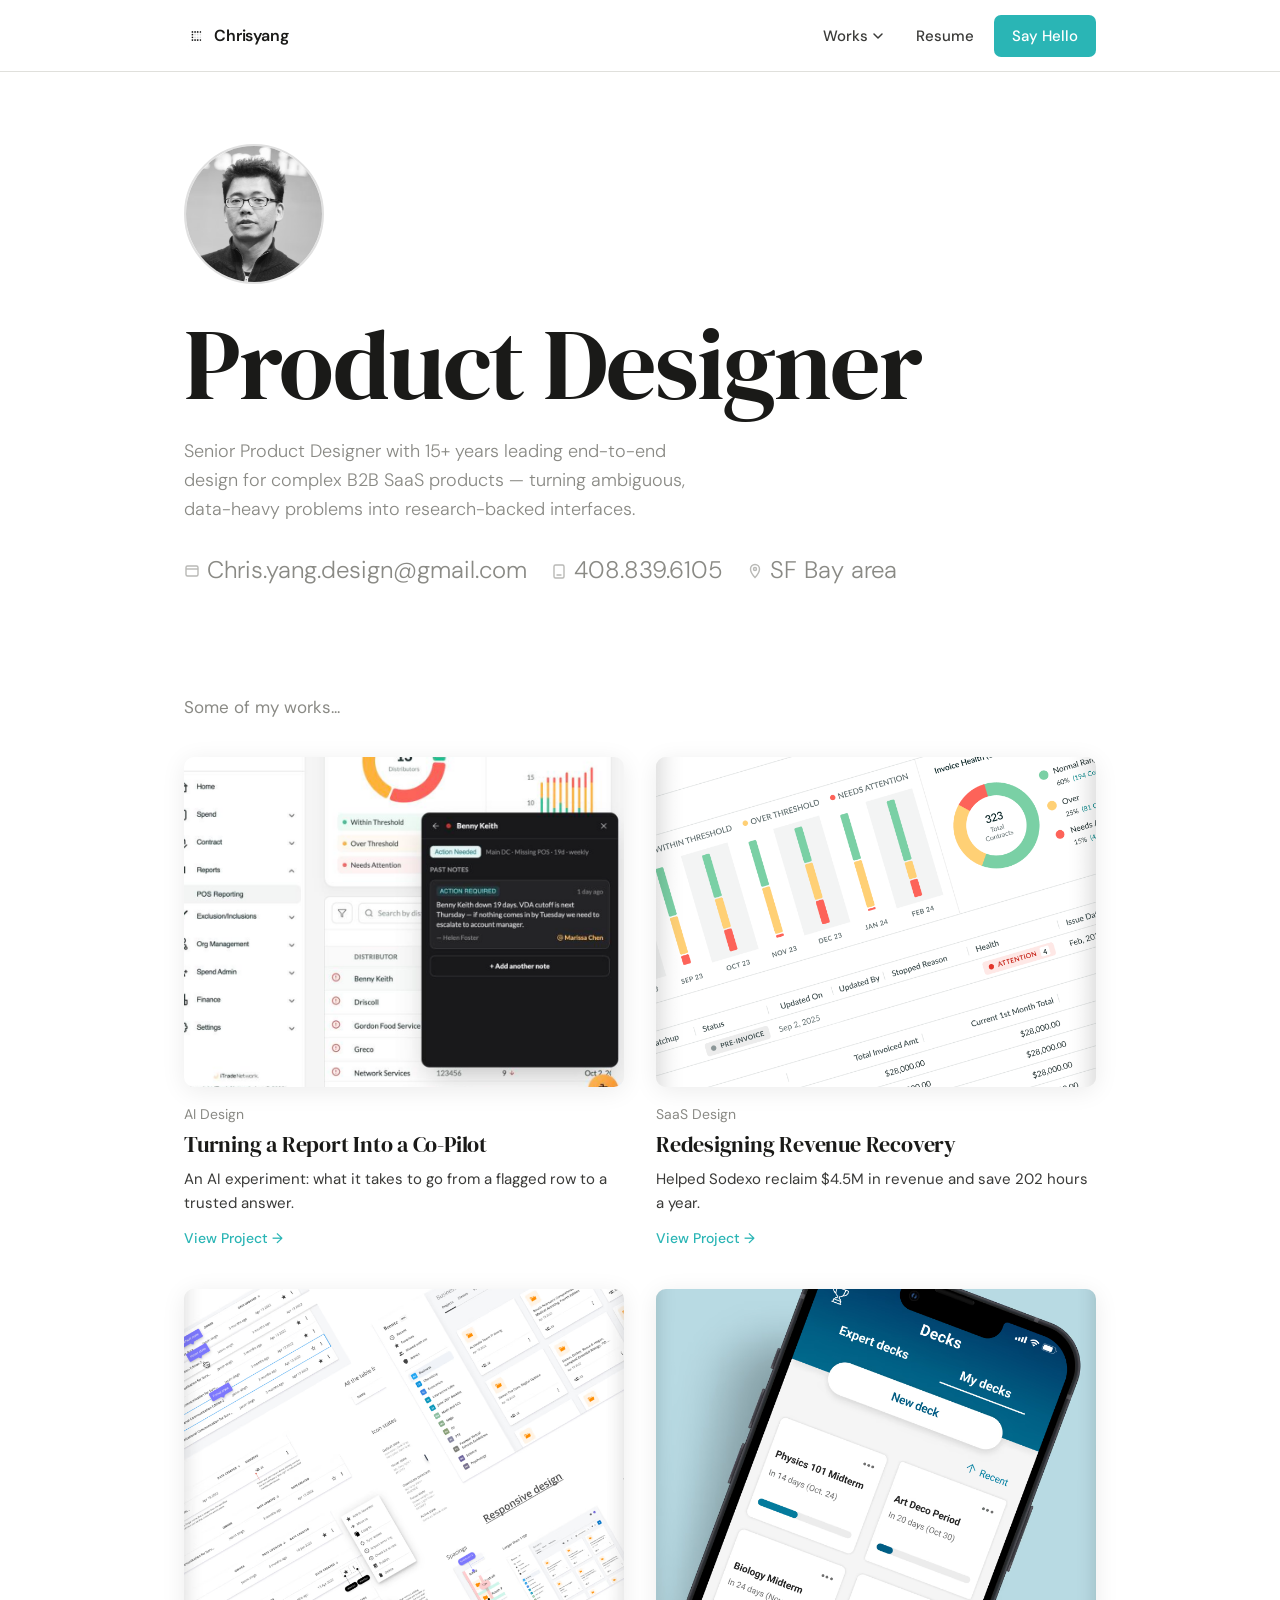
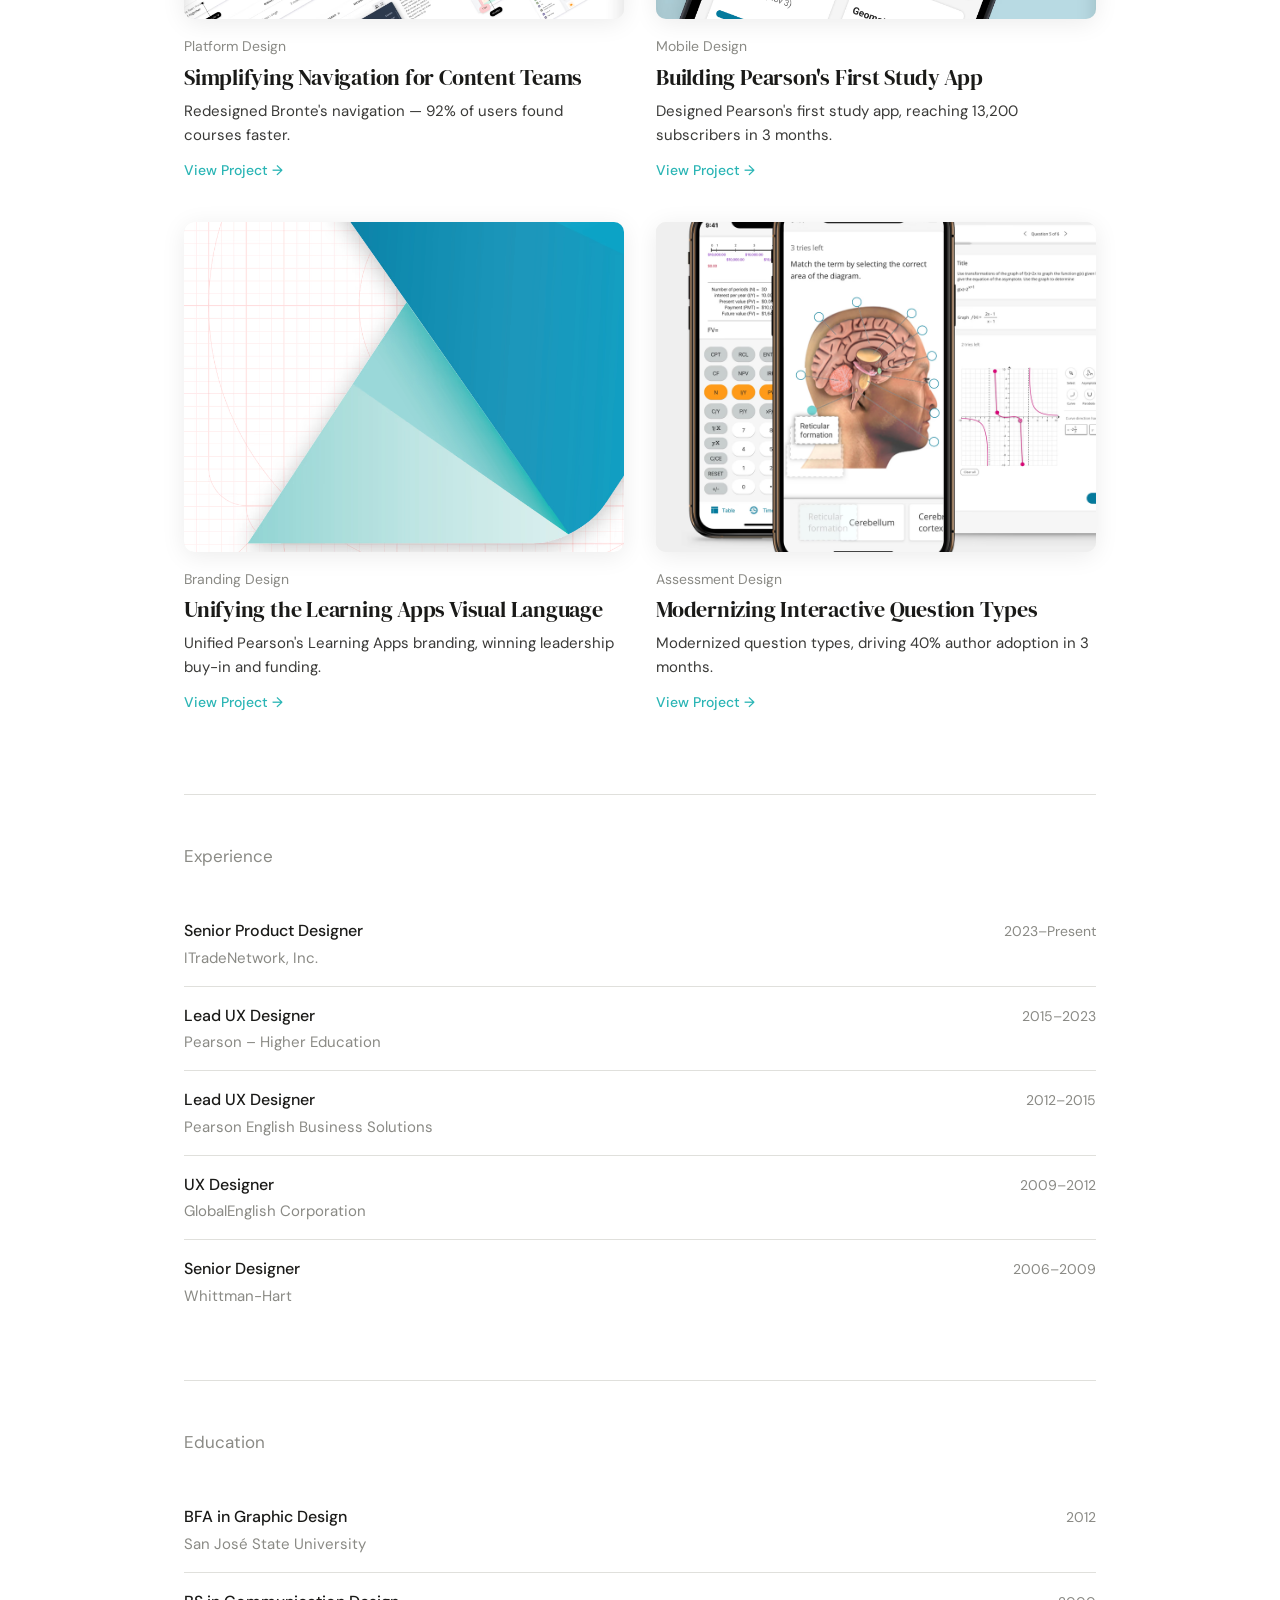
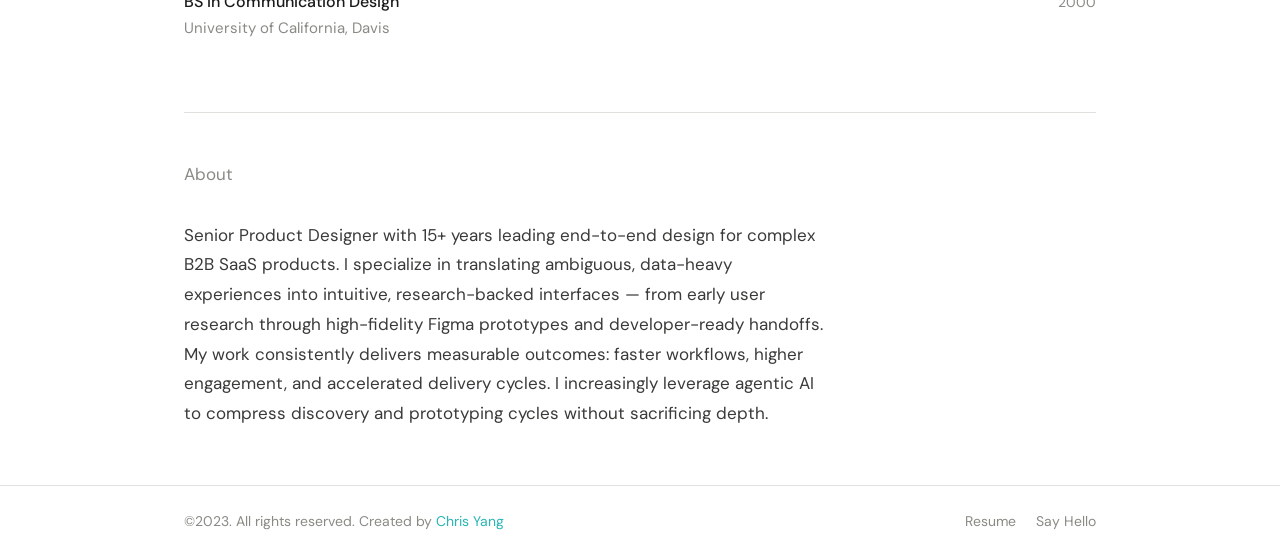
<file: index.html>
<!DOCTYPE html>
<html lang="en">
<head>
  <meta charset="UTF-8">
  <meta name="viewport" content="width=device-width, initial-scale=1.0">
  <title>Christopher Yang — Product Designer</title>
  <meta name="description" content="Christopher Yang portfolio showcasing design works for mobile, platform, and branding.">
  <meta property="og:title" content="Christopher Yang Product Designer">
  <meta property="og:description" content="Christopher Yang portfolio showcasing design works for mobile, platform, and branding.">
  <link rel="stylesheet" href="css/style.css">
  <link rel="icon" type="image/png" href="images/favicon/favicon.png">
  <style>
    .hero-avatar { opacity: 0; transform: scale(0.4); animation: heroScaleIn 0.9s ease 0.2s forwards; }
    .hero h1 { opacity: 0; transform: translateY(24px); animation: heroSlideUp 0.9s ease 0.7s forwards; }
    .hero-subhead { opacity: 0; transform: translateY(20px); animation: heroSlideUp 0.8s ease 1.1s forwards; }
    .hero-meta-item { opacity: 0; transform: translateX(24px); }
    .hero-meta-item:nth-child(1) { animation: heroSlideInRight 0.7s ease 1.4s forwards; }
    .hero-meta-item:nth-child(2) { animation: heroSlideInRight 0.7s ease 1.9s forwards; }
    .hero-meta-item:nth-child(3) { animation: heroSlideInRight 0.7s ease 2.4s forwards; }
    .works-section-title { opacity: 0; transform: translateY(16px); animation: heroSlideUp 0.9s ease 2.9s forwards; }
    .nav { opacity: 0; top: -100px; animation: navSlideDown 0.35s ease-out 3.2s forwards; }
    @keyframes heroScaleIn { to { opacity: 1; transform: scale(1); } }
    @keyframes heroSlideUp { to { opacity: 1; transform: translateY(0); } }
    @keyframes heroSlideInRight { to { opacity: 1; transform: translateX(0); } }
    @keyframes navSlideDown { to { opacity: 1; top: 0; } }
  </style>
</head>
<body>

<!-- NAV -->
<nav class="nav">
  <div class="nav-inner">
    <a href="index.html" class="nav-logo">
      <img class="nav-logo-icon" src="images/favicon/favicon.png" alt="">
      Chrisyang
    </a>
    <div class="nav-links">
      <div class="nav-dropdown">
        <div class="nav-dropdown-trigger">
          Works
          <svg width="12" height="12" viewBox="0 0 12 12" fill="none"><path d="M2 4L6 8L10 4" stroke="currentColor" stroke-width="1.5" stroke-linecap="round" stroke-linejoin="round"/></svg>
        </div>
        <div class="nav-dropdown-menu">
          <a href="ai-experiment.html" class="nav-dropdown-item"><span class="nav-dropdown-item-title">AI Design</span></a>
          <a href="saas-design.html" class="nav-dropdown-item">
            <span class="nav-dropdown-item-title">SaaS Design</span>
          </a>
          <a href="platform.html" class="nav-dropdown-item">
            <span class="nav-dropdown-item-title">Platform design</span>
          </a>
          <a href="apps.html" class="nav-dropdown-item">
            <span class="nav-dropdown-item-title">App design</span>
          </a>
          <a href="branding.html" class="nav-dropdown-item">
            <span class="nav-dropdown-item-title">Branding</span>
          </a>
          <a href="assessment.html" class="nav-dropdown-item">
            <span class="nav-dropdown-item-title">Assessment</span>
          </a>
        </div>
      </div>
      <a href="https://drive.google.com/file/d/1PKk_yvtjGGQ4_b9qK4UiG_FFVXlT4Xbw/view?usp=sharing" target="_blank" class="nav-resume">Resume</a>
      <a href="contact.html" class="nav-cta">Say Hello</a>
    </div>
    <div class="nav-mobile-toggle" aria-label="Toggle menu">
      <span></span><span></span><span></span>
    </div>
  </div>
</nav>

<!-- CONTENT -->
<main class="page">
  <div class="container">
    <section class="hero">
      <div class="hero-avatar">
        <img src="images/home/chris-profile-photo.avif" alt="Christopher Yang">
      </div>
      <h1>Product Designer</h1>
      <p class="hero-subhead">Senior Product Designer with 15+ years leading end-to-end design for complex B2B SaaS products — turning ambiguous, data-heavy problems into research-backed interfaces.</p>
      <div class="hero-meta">
        <div class="hero-meta-item">
          <svg width="16" height="16" viewBox="0 0 16 16" fill="none"><rect x="2" y="3" width="12" height="10" rx="1.5" stroke="currentColor" stroke-width="1.4"/><path d="M2 6h12" stroke="currentColor" stroke-width="1.4"/></svg>
          <a href="mailto:chris.yang.design@gmail.com">Chris.yang.design@gmail.com</a>
        </div>
        <div class="hero-meta-item">
          <svg width="16" height="16" viewBox="0 0 16 16" fill="none"><rect x="3" y="2" width="10" height="13" rx="1.5" stroke="currentColor" stroke-width="1.4"/><path d="M6 12h4" stroke="currentColor" stroke-width="1.4" stroke-linecap="round"/></svg>
          408.839.6105
        </div>
        <div class="hero-meta-item">
          <svg width="16" height="16" viewBox="0 0 16 16" fill="none"><path d="M8 1.5C5.515 1.5 3.5 3.515 3.5 6c0 3.75 4.5 8.5 4.5 8.5s4.5-4.75 4.5-8.5c0-2.485-2.015-4.5-4.5-4.5Z" stroke="currentColor" stroke-width="1.4"/><circle cx="8" cy="6" r="1.5" stroke="currentColor" stroke-width="1.4"/></svg>
          SF Bay area
        </div>
      </div>
    </section>

    <section class="works-section">
      <p class="works-section-title">Some of my works...</p>
      <div class="works-grid">
        <a href="ai-experiment.html" class="work-card">
          <img class="work-card-img" src="images/home/ai-experiment-thumb-v2.png" alt="Turning a Report Into a Co-Pilot — AI Design">
          <div class="work-card-tag">AI Design</div>
          <h3 class="work-card-title">Turning a Report Into a Co-Pilot</h3>
          <p class="work-card-desc">An AI experiment: what it takes to go from a flagged row to a trusted answer.</p>
          <span class="work-card-link">View Project →</span>
        </a>
        <a href="saas-design.html" class="work-card">
          <img class="work-card-img" src="images/home/saas-home-image.png" alt="Redesigning Revenue Recovery — SaaS Design">
          <div class="work-card-tag">SaaS Design</div>
          <h3 class="work-card-title">Redesigning Revenue Recovery</h3>
          <p class="work-card-desc">Helped Sodexo reclaim $4.5M in revenue and save 202 hours a year.</p>
          <span class="work-card-link">View Project →</span>
        </a>
        <a href="platform.html" class="work-card">
          <img class="work-card-img" src="images/home/navigation-design.avif" alt="Simplifying Navigation for Content Teams — Platform Design">
          <div class="work-card-tag">Platform Design</div>
          <h3 class="work-card-title">Simplifying Navigation for Content Teams</h3>
          <p class="work-card-desc">Redesigned Bronte's navigation — 92% of users found courses faster.</p>
          <span class="work-card-link">View Project →</span>
        </a>
        <a href="apps.html" class="work-card">
          <img class="work-card-img" src="images/home/mobile-design-thumb.avif" alt="Building Pearson's First Study App — Mobile Design">
          <div class="work-card-tag">Mobile Design</div>
          <h3 class="work-card-title">Building Pearson's First Study App</h3>
          <p class="work-card-desc">Designed Pearson's first study app, reaching 13,200 subscribers in 3 months.</p>
          <span class="work-card-link">View Project →</span>
        </a>
        <a href="branding.html" class="work-card">
          <img class="work-card-img" src="images/home/branding-design-thumb.avif" alt="Unifying the Learning Apps Visual Language — Branding Design">
          <div class="work-card-tag">Branding Design</div>
          <h3 class="work-card-title">Unifying the Learning Apps Visual Language</h3>
          <p class="work-card-desc">Unified Pearson's Learning Apps branding, winning leadership buy-in and funding.</p>
          <span class="work-card-link">View Project →</span>
        </a>
        <a href="assessment.html" class="work-card">
          <img class="work-card-img" src="images/home/app-design-thumb.avif" alt="Modernizing Interactive Question Types — Assessment Design">
          <div class="work-card-tag">Assessment Design</div>
          <h3 class="work-card-title">Modernizing Interactive Question Types</h3>
          <p class="work-card-desc">Modernized question types, driving 40% author adoption in 3 months.</p>
          <span class="work-card-link">View Project →</span>
        </a>
      </div>
    </section>

    <section class="extra-section">
      <p class="extra-section-title">Experience</p>
      <div class="experience-list">
        <div class="experience-item">
          <div>
            <div class="experience-role">Senior Product Designer</div>
            <div class="experience-company">ITradeNetwork, Inc.</div>
          </div>
          <div class="experience-years">2023–Present</div>
        </div>
        <div class="experience-item">
          <div>
            <div class="experience-role">Lead UX Designer</div>
            <div class="experience-company">Pearson – Higher Education</div>
          </div>
          <div class="experience-years">2015–2023</div>
        </div>
        <div class="experience-item">
          <div>
            <div class="experience-role">Lead UX Designer</div>
            <div class="experience-company">Pearson English Business Solutions</div>
          </div>
          <div class="experience-years">2012–2015</div>
        </div>
        <div class="experience-item">
          <div>
            <div class="experience-role">UX Designer</div>
            <div class="experience-company">GlobalEnglish Corporation</div>
          </div>
          <div class="experience-years">2009–2012</div>
        </div>
        <div class="experience-item">
          <div>
            <div class="experience-role">Senior Designer</div>
            <div class="experience-company">Whittman-Hart</div>
          </div>
          <div class="experience-years">2006–2009</div>
        </div>
      </div>
    </section>

    <section class="extra-section">
      <p class="extra-section-title">Education</p>
      <div class="education-list">
        <div class="education-item">
          <div>
            <div class="education-degree">BFA in Graphic Design</div>
            <div class="education-school">San José State University</div>
          </div>
          <div class="education-year">2012</div>
        </div>
        <div class="education-item">
          <div>
            <div class="education-degree">BS in Communication Design</div>
            <div class="education-school">University of California, Davis</div>
          </div>
          <div class="education-year">2000</div>
        </div>
      </div>
    </section>

    <section class="extra-section">
      <p class="extra-section-title">About</p>
      <p class="about-text">Senior Product Designer with 15+ years leading end-to-end design for complex B2B SaaS products. I specialize in translating ambiguous, data-heavy experiences into intuitive, research-backed interfaces — from early user research through high-fidelity Figma prototypes and developer-ready handoffs. My work consistently delivers measurable outcomes: faster workflows, higher engagement, and accelerated delivery cycles. I increasingly leverage agentic AI to compress discovery and prototyping cycles without sacrificing depth.</p>
    </section>
  </div>
</main>

<!-- FOOTER -->
<footer class="footer">
  <div class="footer-inner">
    <p class="footer-copy">©2023. All rights reserved. Created by <a href="mailto:Chris.yang.design@gmail.com">Chris Yang</a></p>
    <div class="footer-links">
      <a href="https://drive.google.com/file/d/1PKk_yvtjGGQ4_b9qK4UiG_FFVXlT4Xbw/view?usp=sharing" target="_blank">Resume</a>
      <a href="contact.html">Say Hello</a>
    </div>
  </div>
</footer>

<script src="js/main.js"></script>
</body>
</html>
</file>
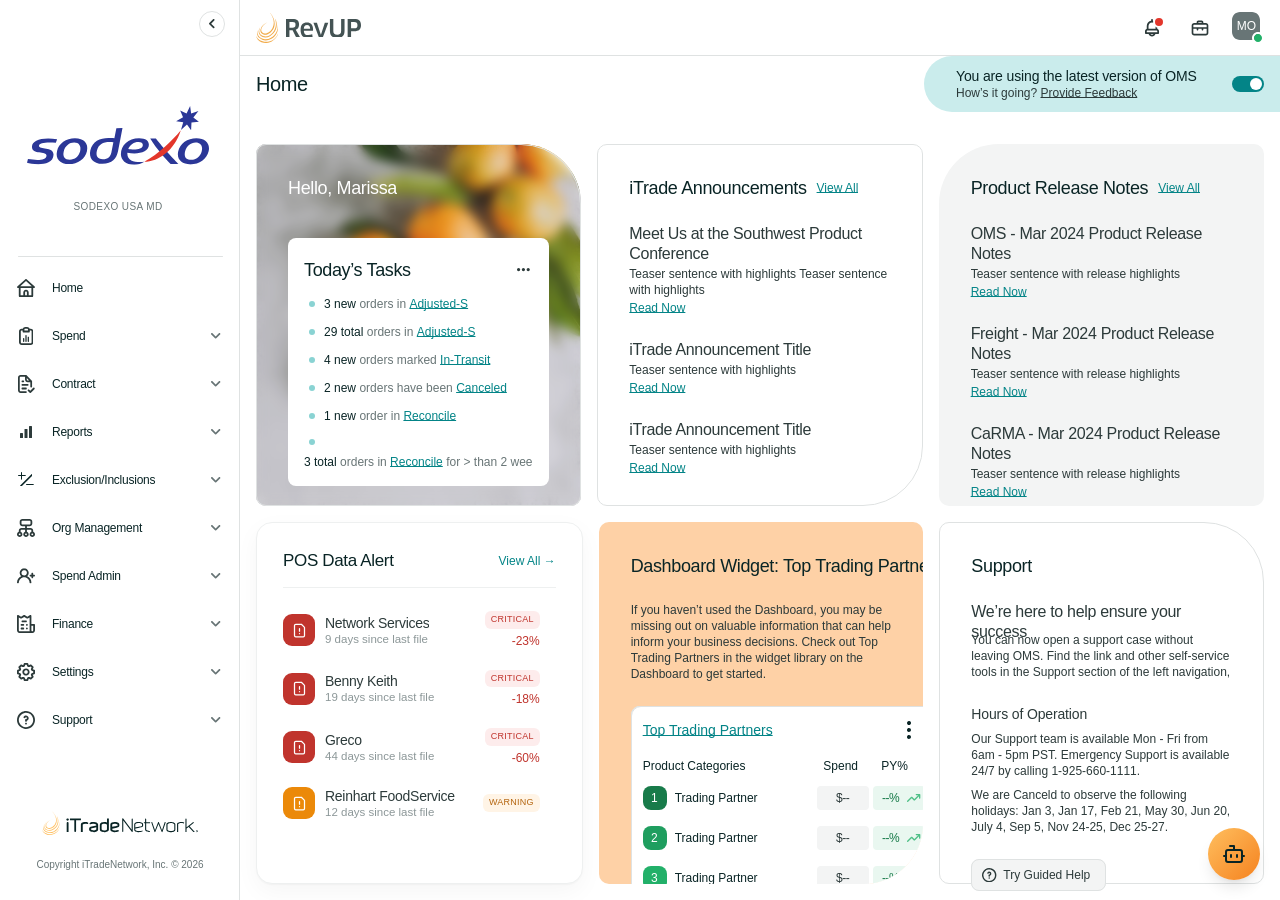
<file: prototype/pos-ai/index.html>
<!DOCTYPE html>
  <html lang="en">
    <head>
      
      <meta charset="UTF-8" />
      <meta name="viewport" content="width=device-width, initial-scale=1.0" />
      <link rel="icon" type="image/png" href="./favicon.png" />
      <title>RevUP</title>
      <meta name="description" content="Enables users to design and test interactive prototypes quickly, streamlining the product development process for designers and teams." />
      <meta name="robots" content="noindex, nofollow" />
      <style>html, body { height: 100%; margin: 0; } #root { height: 100%; }</style>
      
      <script type="module" crossorigin src="./assets/index-eT_SduCT.js"></script>
      <link rel="stylesheet" crossorigin href="./assets/index-Bhf5TWWe.css">
    </head>

    <body>
      
      <div id="root"></div>
      
    </body>
  </html>
</file>
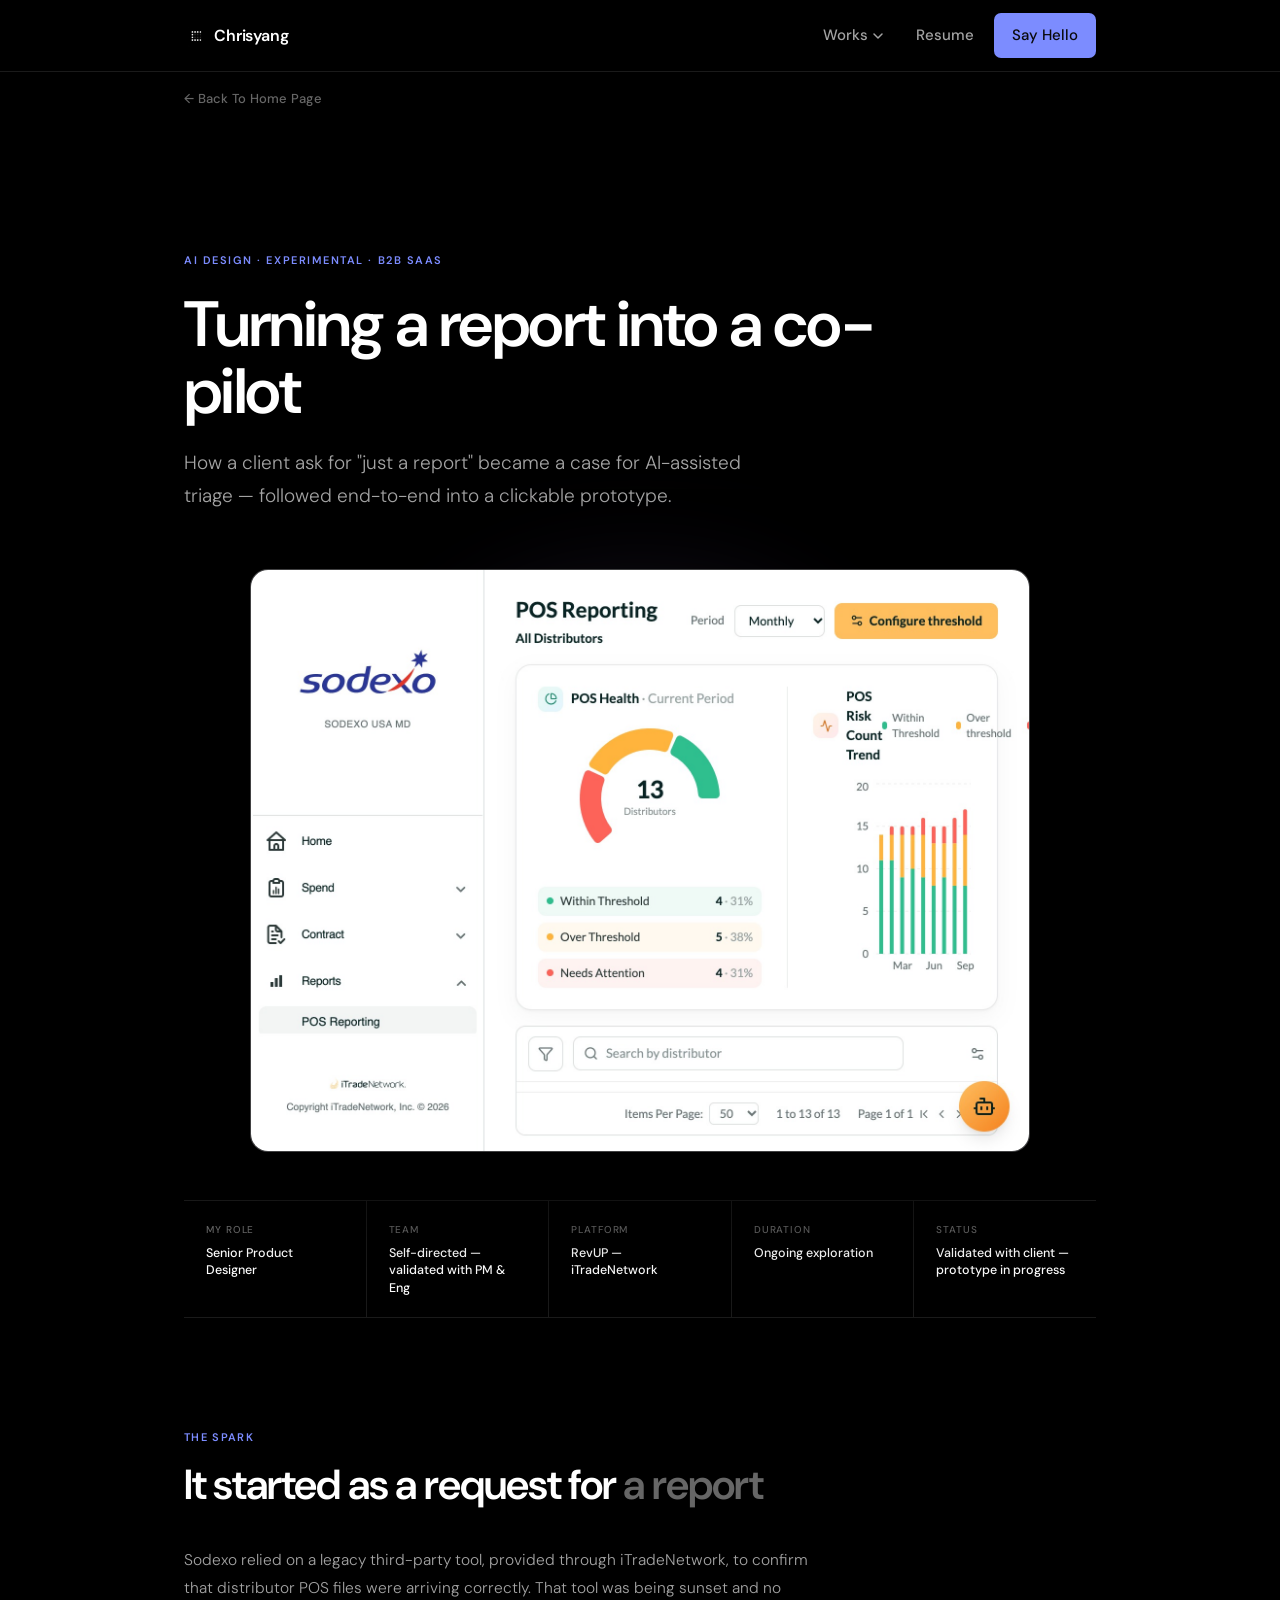
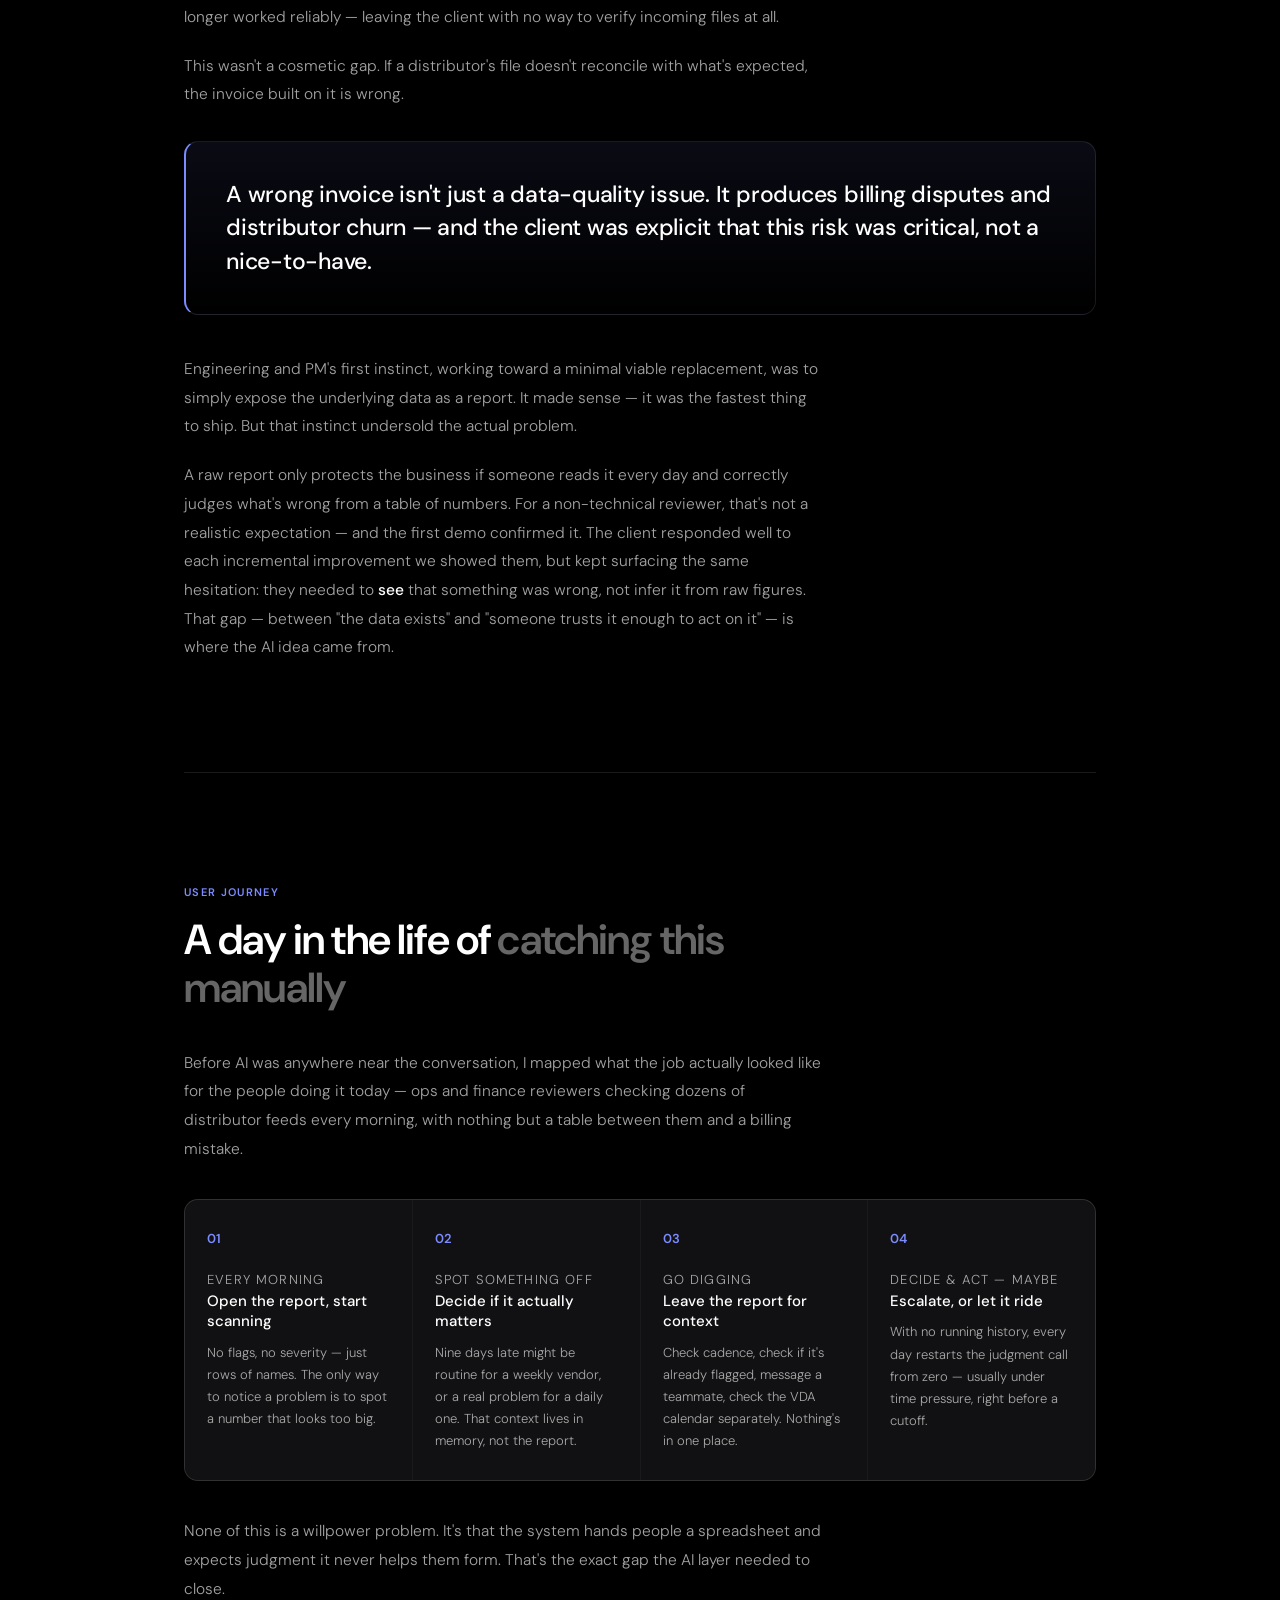
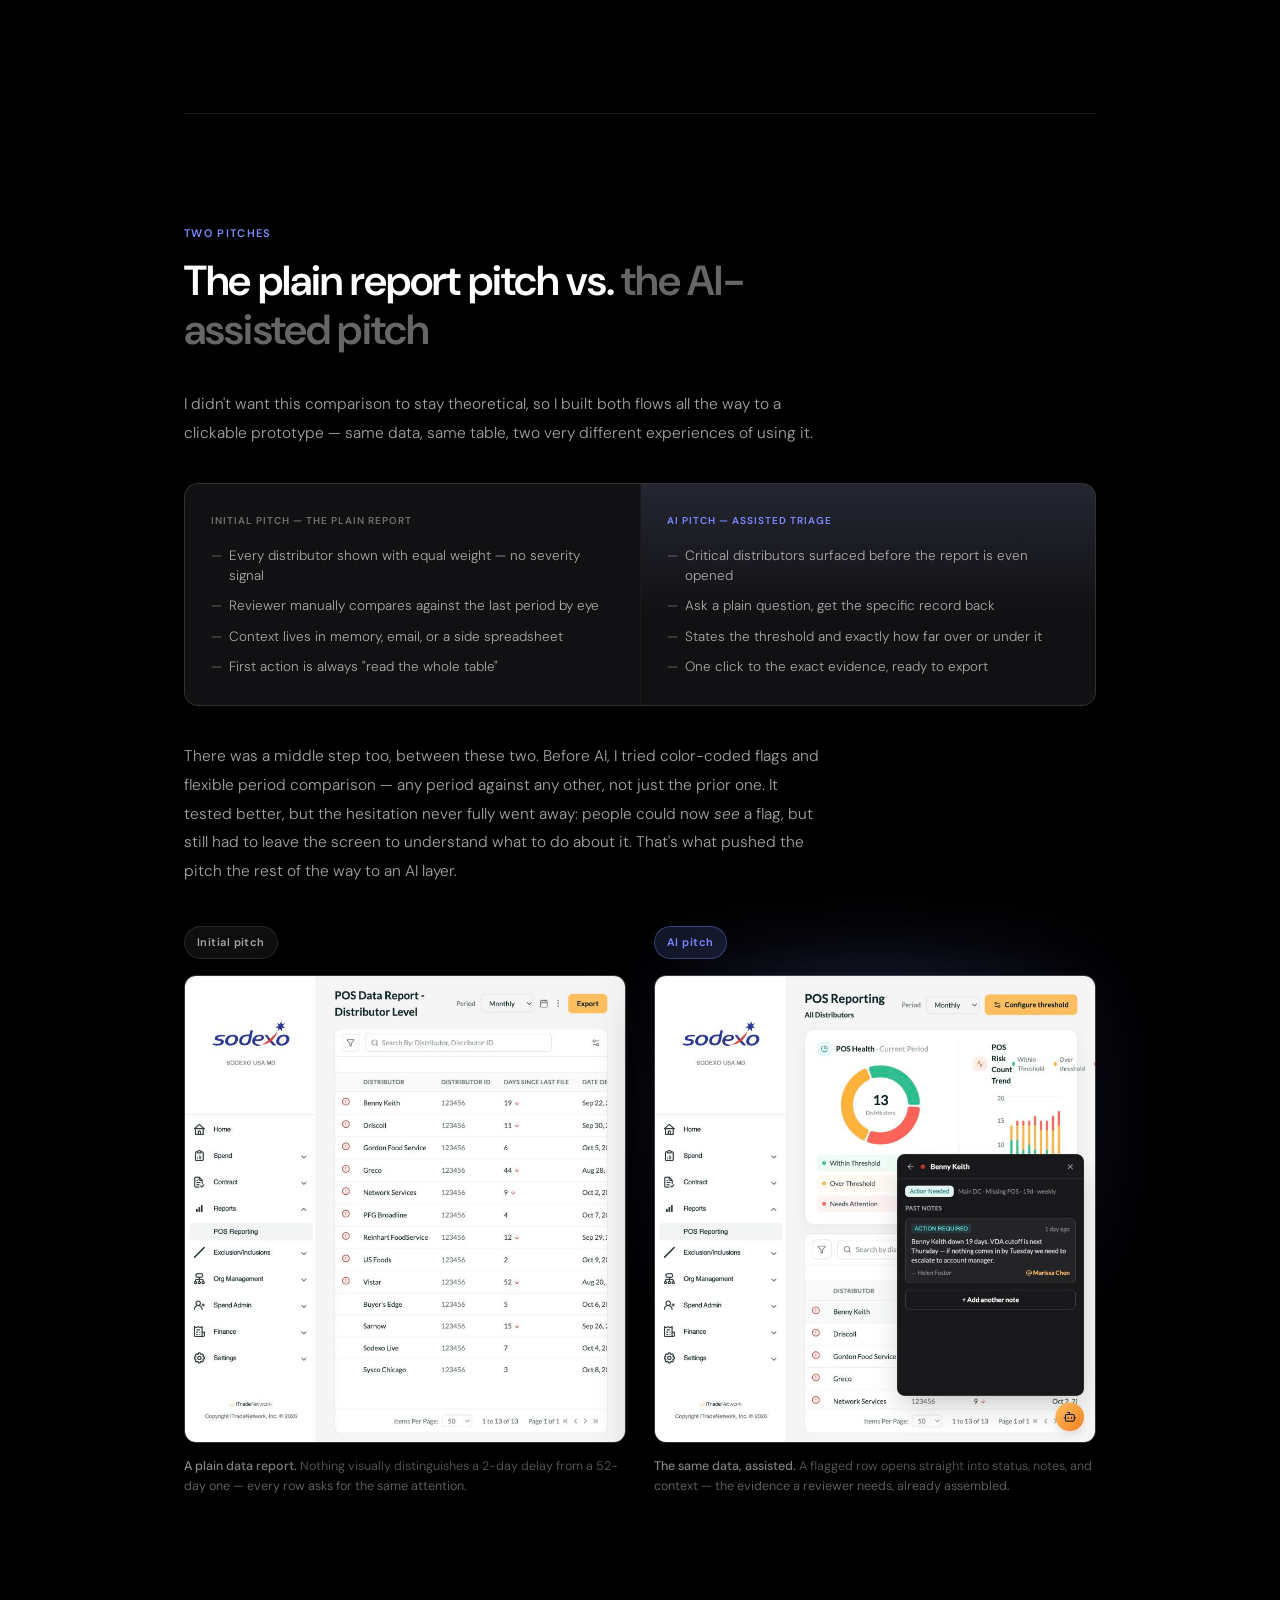
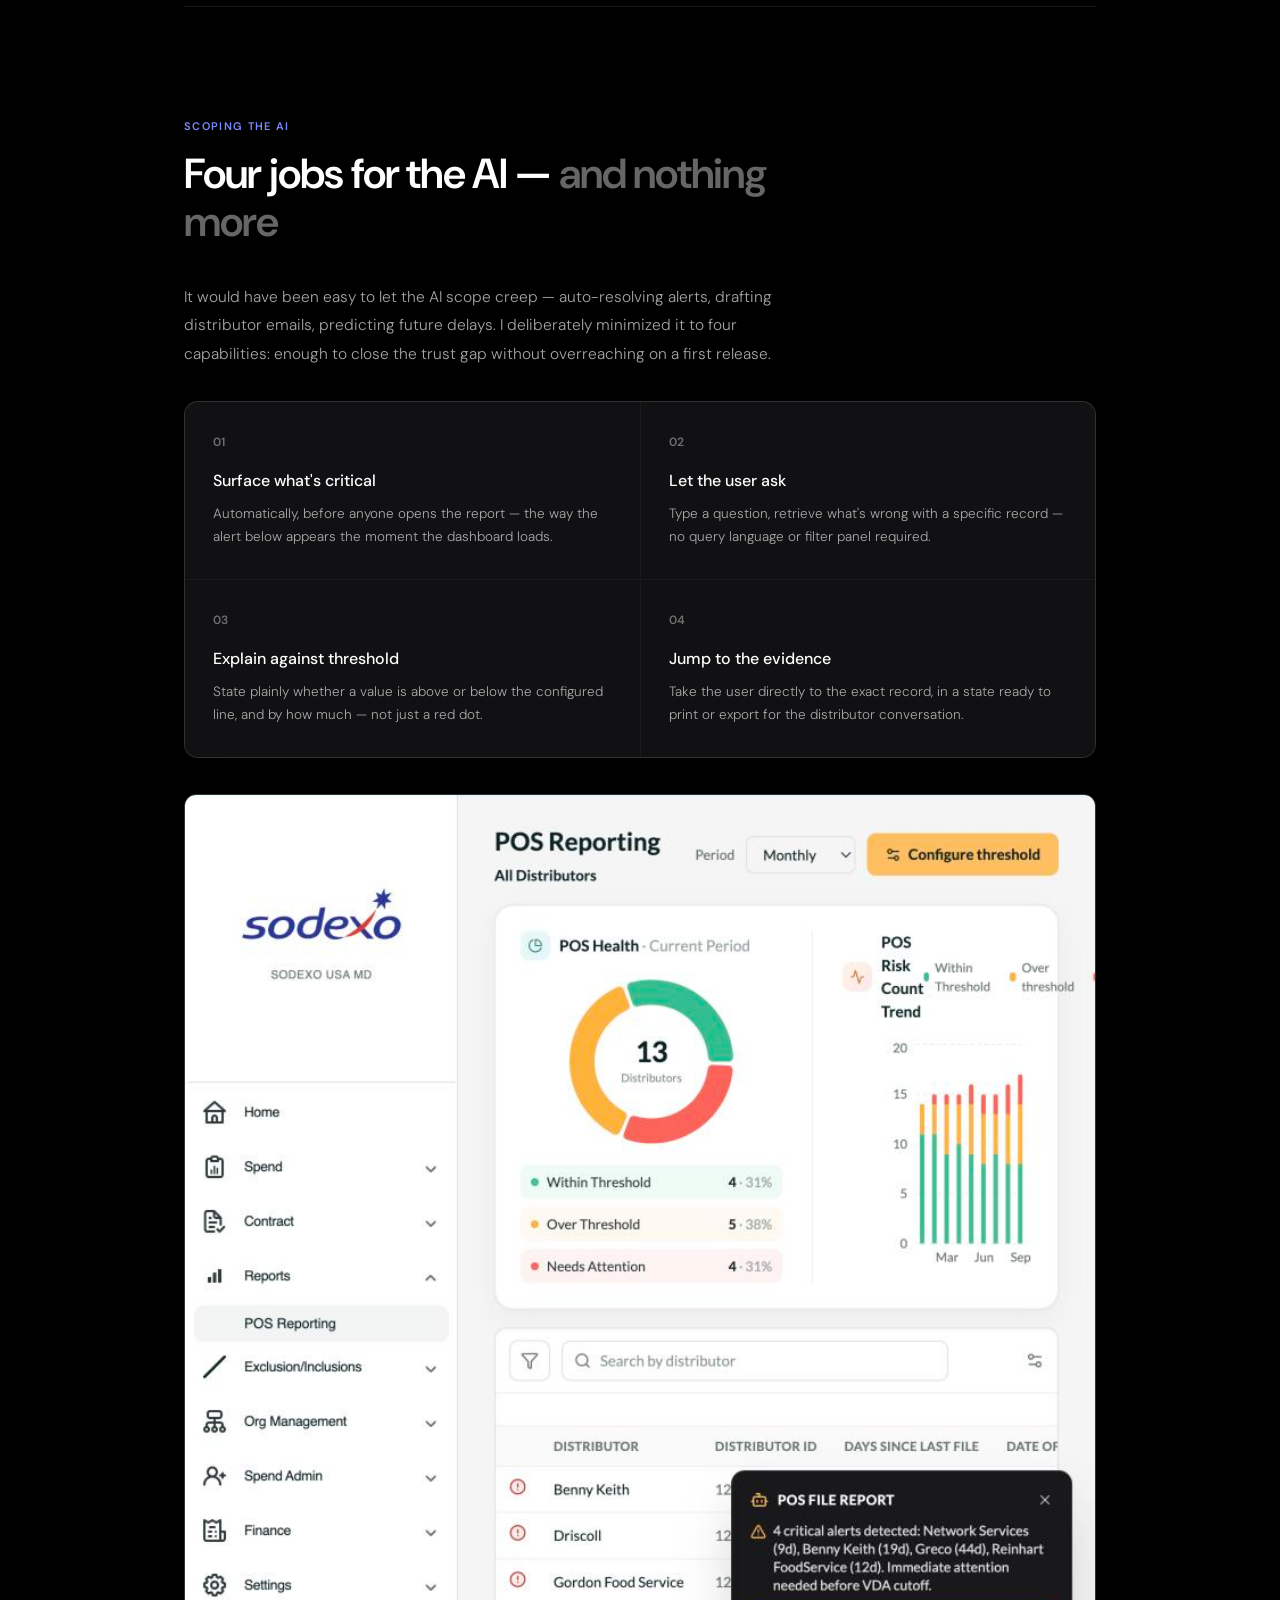
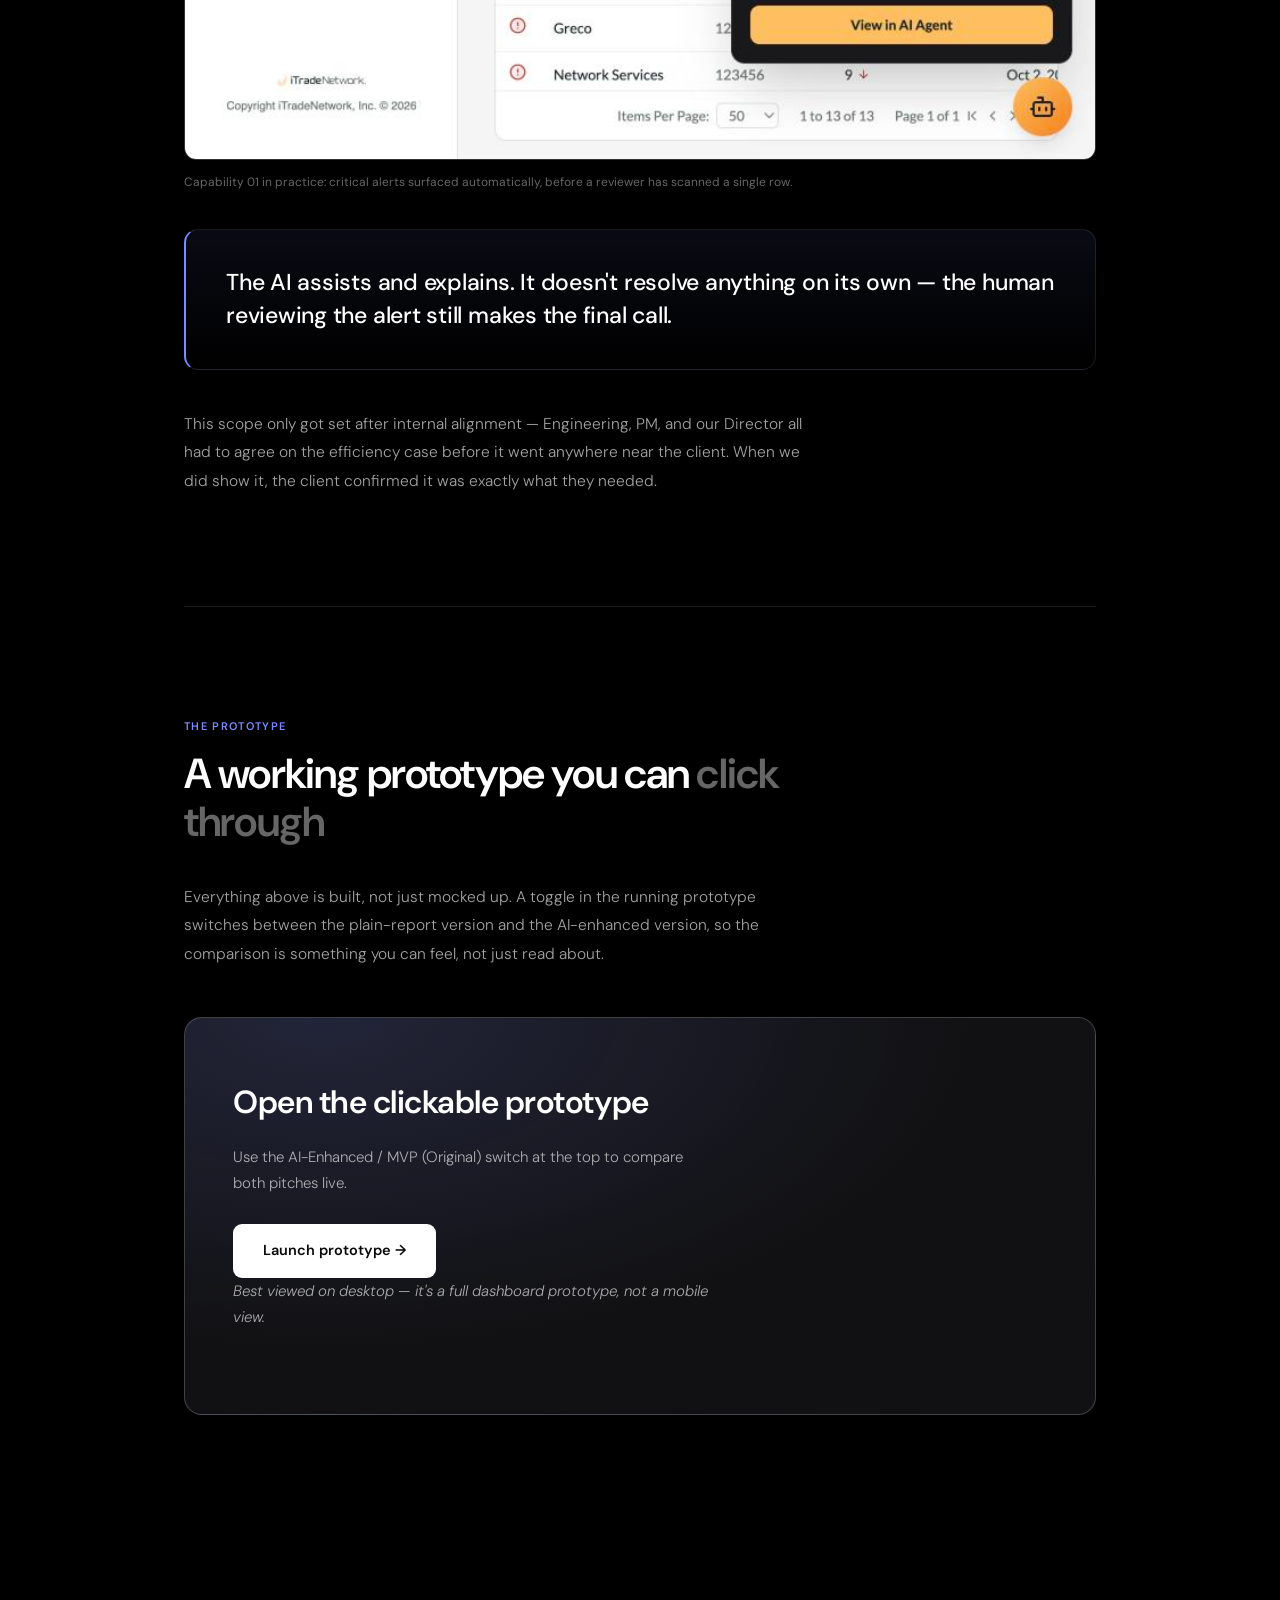
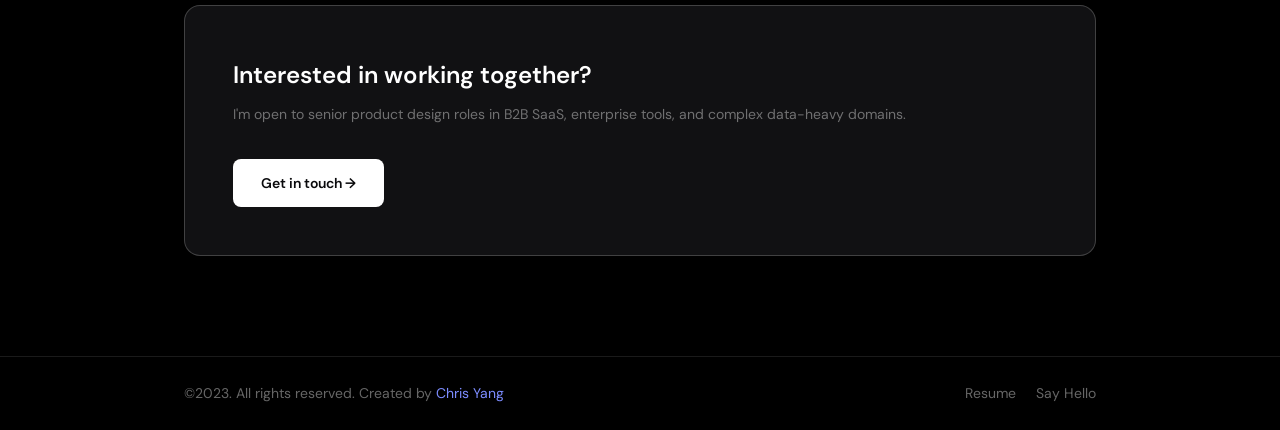
<file: ai-experiment.html>
<!DOCTYPE html>
<html lang="en">
<head>
<meta charset="UTF-8">
<meta name="viewport" content="width=device-width, initial-scale=1.0">
<title>Christopher Yang — AI Experiment: POS File Monitoring</title>
<meta name="description" content="How a client ask for a plain POS report became a case for AI-assisted triage — from initial thought to user journey, two competing flows, and a clickable prototype.">
<link rel="stylesheet" href="css/style.css">
<link rel="icon" type="image/png" href="images/favicon/favicon.png">
<style>
  *, *::before, *::after { box-sizing: border-box; }
  html { scroll-behavior: smooth; }

  :root {
    --bg: #000000;
    --raised: #111113;
    --raised-2: #19191c;
    --line: rgba(255,255,255,0.10);
    --line-strong: rgba(255,255,255,0.20);
    --t1: #FFFFFF;
    --t2: rgba(255,255,255,0.64);
    --t3: rgba(255,255,255,0.40);
    --accent: #7C8CFF;
    --accent-2: #B98CFF;
  }

  body { background: var(--bg); font-family: var(--sans); font-size: 15px; line-height: 1.75; font-weight: 400; color: var(--t2); }

  /* ── NAV override: dark ── */
  .nav { background: rgba(0,0,0,0.7); backdrop-filter: blur(14px); -webkit-backdrop-filter: blur(14px); border-bottom: 1px solid var(--line); }
  .nav-logo { color: var(--t1); }
  /* Dark page: invert the black C logo to white (no backing box) */
  .nav-logo-icon { filter: invert(1); mix-blend-mode: screen; }
  .nav-dropdown-trigger { color: var(--t2); }
  .nav-dropdown-trigger:hover { background: rgba(255,255,255,0.08); }
  .nav-dropdown-menu { background: var(--raised); border: 1px solid var(--line); }
  .nav-dropdown-item { border-bottom: 1px solid var(--line); }
  .nav-dropdown-item:hover { background: rgba(255,255,255,0.06); }
  .nav-dropdown-item-title { color: var(--t1); }
  .nav-resume { color: var(--t2); }
  .nav-resume:hover { background: rgba(255,255,255,0.08); }
  .nav-cta { background: var(--accent); color: #0A0A0C; }
  .nav-cta:hover { background: var(--accent-2); }
  .nav-mobile-toggle span { background: var(--t1); }
  .back-home-link { color: var(--t3); }
  .back-home-link:hover { color: var(--t1); }
  .footer { border-top: 1px solid var(--line); background: var(--bg); }
  .footer-copy, .footer-links a { color: var(--t3); }
  .footer-copy a { color: var(--accent); }
  .footer-links a:hover { color: var(--t1); }

  /* ── PAGE LAYOUT ── */
  /* same width + gutters as the shared .container */
  .xwrap { max-width: var(--max-w); margin: 0 auto; padding-left: 24px; padding-right: 24px; }

  /* ── HERO ── */
  .xhero { padding: 140px 0 0; }
  .xeyebrow { font-size: 11px; font-weight: 600; letter-spacing: 0.14em; text-transform: uppercase; color: var(--accent); margin-bottom: 20px; }
  .xhero h1 {
    font-family: var(--sans); font-weight: 600;
    font-size: clamp(38px, 6vw, 64px); line-height: 1.06; letter-spacing: -0.025em;
    color: var(--t1); margin: 0 0 20px; max-width: 760px;
  }
  .xhero-sub { font-size: clamp(16px, 1.6vw, 19px); color: var(--t2); font-weight: 300; max-width: 560px; margin: 0; }

  .xvideo-wrap { position: relative; margin: 56px auto 0; max-width: 780px; }
  .xglow {
    position: absolute; left: 50%; top: 42%; transform: translate(-50%, -50%);
    width: 70%; height: 70%; max-width: 720px;
    background: radial-gradient(circle, rgba(124,140,255,0.5), rgba(185,140,255,0.22) 45%, transparent 72%);
    filter: blur(70px); z-index: 0; pointer-events: none;
  }
  .xvideo-frame {
    position: relative; z-index: 1;
    border-radius: 18px; border: 1px solid var(--line-strong);
    overflow: hidden; box-shadow: 0 40px 100px rgba(0,0,0,0.65);
    background: var(--raised);
  }
  .xvideo-frame video { width: 100%; display: block; aspect-ratio: 800 / 598; object-fit: cover; }

  .xmeta-row { display: flex; margin-top: 48px; border-top: 1px solid var(--line); border-bottom: 1px solid var(--line); }
  .xmeta-item { flex: 1; padding: 20px 22px; border-right: 1px solid var(--line); }
  .xmeta-item:last-child { border-right: none; }
  .xmeta-label { font-size: 10px; font-weight: 500; letter-spacing: 0.09em; text-transform: uppercase; color: var(--t3); margin-bottom: 6px; }
  .xmeta-value { font-size: 12.5px; font-weight: 500; color: var(--t1); line-height: 1.4; }

  /* ── SECTIONS ── */
  .xsection { padding: 110px 0; border-bottom: 1px solid var(--line); }
  .xsection:last-of-type { border-bottom: none; }
  .xkicker { font-size: 11px; font-weight: 600; letter-spacing: 0.12em; text-transform: uppercase; color: var(--accent); margin-bottom: 14px; }
  .xsection h2 {
    font-family: var(--sans); font-weight: 600;
    font-size: clamp(28px, 3.6vw, 42px); line-height: 1.15; letter-spacing: -0.02em;
    color: var(--t1); margin: 0 0 36px; max-width: 680px;
  }
  .xsection h2 .xfaint { color: var(--t3); }
  .xprose { max-width: 640px; }
  .xprose p { font-size: 15.5px; color: var(--t2); line-height: 1.85; font-weight: 300; margin-bottom: 20px; }
  .xprose p:last-child { margin-bottom: 0; }
  .xprose strong { color: var(--t1); font-weight: 500; }

  .xcard { background: var(--raised); border: 1px solid var(--line); border-radius: 14px; }
  .xquote {
    padding: 36px 40px; margin: 32px 0 40px;
    font-family: var(--sans); font-weight: 500;
    font-size: clamp(18px, 2.1vw, 23px); line-height: 1.45; letter-spacing: -0.01em;
    color: var(--t1);
    background: linear-gradient(180deg, rgba(124,140,255,0.08), rgba(124,140,255,0));
    border: 1px solid var(--line); border-left: 2px solid var(--accent);
    border-radius: 14px;
  }

  /* timeline / user journey */
  .xtimeline { display: grid; grid-template-columns: repeat(4, 1fr); gap: 1px; background: var(--line); border: 1px solid var(--line); border-radius: 14px; overflow: hidden; margin-bottom: 36px; }
  .xtimeline-item { background: var(--raised); padding: 28px 22px; display: flex; flex-direction: column; }
  .xtimeline-num { font-size: 13px; font-weight: 600; color: var(--accent); margin-bottom: 18px; }
  .xtimeline-phase { font-size: 10px; font-weight: 600; letter-spacing: 0.09em; text-transform: uppercase; color: var(--t3); margin-bottom: 10px; }
  .xtimeline-item h3 { font-size: 15px; font-weight: 500; color: var(--t1); margin: 0 0 10px; line-height: 1.35; }
  .xtimeline-item p { font-size: 13px; color: var(--t2); line-height: 1.7; font-weight: 300; margin: 0; }

  /* two pitches: bullet compare */
  .xfocus-grid { display: grid; grid-template-columns: 1fr 1fr; gap: 1px; background: var(--line); border: 1px solid var(--line); border-radius: 14px; overflow: hidden; margin: 36px 0; }
  .xfocus-cell { background: var(--raised); padding: 28px 26px; }
  .xfocus-cell.is-ai { background: linear-gradient(180deg, rgba(124,140,255,0.10), var(--raised) 60%); }
  .xfocus-label { font-size: 10px; font-weight: 600; letter-spacing: 0.1em; text-transform: uppercase; color: var(--t3); margin-bottom: 16px; }
  .xfocus-cell.is-ai .xfocus-label { color: var(--accent); }
  .xfocus-cell ul { list-style: none; display: flex; flex-direction: column; gap: 10px; margin: 0; padding: 0; }
  .xfocus-cell li { font-size: 13.5px; color: var(--t2); font-weight: 300; padding-left: 18px; position: relative; line-height: 1.5; }
  .xfocus-cell li::before { content: '—'; position: absolute; left: 0; color: var(--t3); }

  /* screenshot compare frames */
  .xcompare { display: grid; grid-template-columns: 1fr 1fr; gap: 28px; margin: 40px 0 0; }
  .xcompare-col { display: flex; flex-direction: column; }
  .xpill { display: inline-flex; align-self: flex-start; font-size: 11px; font-weight: 600; letter-spacing: 0.04em; padding: 6px 12px; border-radius: 20px; margin-bottom: 16px; }
  .xpill-muted { background: rgba(255,255,255,0.06); color: var(--t2); border: 1px solid var(--line); }
  .xpill-accent { background: rgba(124,140,255,0.15); color: var(--accent); border: 1px solid rgba(124,140,255,0.35); }
  .xshot-wrap { position: relative; }
  .xshot-glow { position: absolute; inset: -16px; background: radial-gradient(circle at 50% 30%, rgba(124,140,255,0.35), transparent 70%); filter: blur(40px); z-index: 0; }
  .xshot-frame {
    position: relative; z-index: 1; border-radius: 12px; border: 1px solid var(--line-strong);
    overflow: hidden; box-shadow: 0 20px 50px rgba(0,0,0,0.5);
  }
  .xshot-frame img { width: 100%; display: block; }
  .xcompare-caption { font-size: 12.5px; color: var(--t3); margin-top: 14px; line-height: 1.55; }
  .xcompare-caption strong { color: var(--t2); font-weight: 500; }

  /* scoping bento grid */
  .xbento { display: grid; grid-template-columns: 1fr 1fr; gap: 1px; background: var(--line); border: 1px solid var(--line); border-radius: 14px; overflow: hidden; margin-bottom: 32px; }
  .xbento-item { background: var(--raised); padding: 30px 28px; }
  .xbento-n { font-size: 12px; font-weight: 600; color: var(--t3); margin-bottom: 14px; }
  .xbento-item h3 { font-size: 16px; font-weight: 500; color: var(--t1); margin: 0 0 8px; }
  .xbento-item p { font-size: 13.5px; color: var(--t2); line-height: 1.7; font-weight: 300; margin: 0; }

  .ximg-block { margin: 36px 0; position: relative; }
  .ximg-block img { width: 100%; border-radius: 12px; border: 1px solid var(--line-strong); box-shadow: 0 20px 50px rgba(0,0,0,0.5); display: block; }
  .ximg-caption { font-size: 12px; color: var(--t3); margin-top: 12px; }

  /* prototype CTA */
  .xproto {
    position: relative; margin-top: 48px; padding: 56px 48px;
    border-radius: 18px; border: 1px solid var(--line-strong);
    background: radial-gradient(120% 140% at 15% 0%, rgba(124,140,255,0.16), transparent 60%), var(--raised);
    overflow: hidden;
  }
  .xproto h3 { font-family: var(--sans); font-weight: 600; font-size: clamp(24px, 3vw, 32px); color: var(--t1); margin: 0 0 14px; letter-spacing: -0.015em; }
  .xproto p { color: var(--t2); font-size: 15px; font-weight: 300; max-width: 480px; margin: 0 0 28px; }
  .xproto-link {
    display: inline-flex; align-items: center; gap: 8px;
    font-size: 14.5px; font-weight: 600; color: #0A0A0C;
    background: var(--t1); padding: 14px 30px; border-radius: 9px;
    text-decoration: none; transition: opacity 0.15s, transform 0.15s;
  }
  .xproto-link:hover { opacity: 0.9; transform: translateY(-1px); }
  .xproto-note { font-size: 12.5px; color: var(--t3); font-style: italic; margin: 18px 0 0; }

  /* closing cta */
  .xcta {
    background: var(--raised); border: 1px solid var(--line-strong);
    border-radius: 16px; padding: 48px;
    margin: 80px 0 100px;
    display: flex; align-items: center; justify-content: space-between;
    gap: 32px; flex-wrap: wrap;
  }
  .xcta h3 { font-family: var(--sans); font-weight: 600; font-size: 24px; color: var(--t1); margin-bottom: 6px; }
  .xcta p { color: var(--t3); font-size: 14px; margin: 0; }
  .xcta-link {
    font-size: 14px; font-weight: 600; color: #0A0A0C;
    background: var(--t1); padding: 12px 28px; border-radius: 8px;
    text-decoration: none; white-space: nowrap; transition: opacity 0.15s;
  }
  .xcta-link:hover { opacity: 0.88; }

  /* responsive */
  @media (max-width: 860px) {
    .xhero { padding-top: 120px; }
    .xmeta-row { flex-wrap: wrap; }
    .xmeta-item { flex: 1 1 50%; border-right: none; border-bottom: 1px solid var(--line); }
    .xtimeline { grid-template-columns: 1fr 1fr; }
    .xfocus-grid, .xcompare, .xbento { grid-template-columns: 1fr; }
    .xcta { flex-direction: column; align-items: flex-start; }
    .xproto { padding: 40px 28px; }
  }
  @media (max-width: 680px) {
    .xtimeline { grid-template-columns: 1fr; }
  }
</style>
</head>
<body>

<!-- NAV -->
<nav class="nav">
  <div class="nav-inner">
    <a href="index.html" class="nav-logo">
      <img class="nav-logo-icon" src="images/favicon/favicon.png" alt="">
      Chrisyang
    </a>
    <div class="nav-links">
      <div class="nav-dropdown">
        <div class="nav-dropdown-trigger">
          Works
          <svg width="12" height="12" viewBox="0 0 12 12" fill="none"><path d="M2 4L6 8L10 4" stroke="currentColor" stroke-width="1.5" stroke-linecap="round" stroke-linejoin="round"/></svg>
        </div>
        <div class="nav-dropdown-menu">
          <a href="ai-experiment.html" class="nav-dropdown-item"><span class="nav-dropdown-item-title">AI Design</span></a>
          <a href="saas-design.html" class="nav-dropdown-item"><span class="nav-dropdown-item-title">SaaS Design</span></a>
          <a href="platform.html" class="nav-dropdown-item"><span class="nav-dropdown-item-title">Platform design</span></a>
          <a href="apps.html" class="nav-dropdown-item"><span class="nav-dropdown-item-title">App design</span></a>
          <a href="branding.html" class="nav-dropdown-item"><span class="nav-dropdown-item-title">Branding</span></a>
          <a href="assessment.html" class="nav-dropdown-item"><span class="nav-dropdown-item-title">Assessment</span></a>
        </div>
      </div>
      <a href="https://drive.google.com/file/d/1PKk_yvtjGGQ4_b9qK4UiG_FFVXlT4Xbw/view?usp=sharing" target="_blank" class="nav-resume">Resume</a>
      <a href="contact.html" class="nav-cta">Say Hello</a>
    </div>
    <div class="nav-mobile-toggle" aria-label="Toggle menu">
      <span></span><span></span><span></span>
    </div>
  </div>
</nav>

<main>
  <div class="xwrap">
    <a href="index.html" class="back-home-link" style="margin-top:88px;display:inline-flex;">← Back To Home Page</a>

    <!-- HERO -->
    <header class="xhero">
      <p class="xeyebrow">AI Design · Experimental · B2B SaaS</p>
      <h1>Turning a report into a co-pilot</h1>
      <p class="xhero-sub">How a client ask for "just a report" became a case for AI-assisted triage — followed end-to-end into a clickable prototype.</p>

      <div class="xvideo-wrap">
        <div class="xglow"></div>
        <div class="xvideo-frame">
          <video autoplay muted loop playsinline poster="images/ai-experiment/video/hero-demo-poster-v5.jpg">
            <source src="images/ai-experiment/video/hero-demo-v5.mp4" type="video/mp4">
          </video>
        </div>
      </div>

      <div class="xmeta-row">
        <div class="xmeta-item"><div class="xmeta-label">My Role</div><div class="xmeta-value">Senior Product Designer</div></div>
        <div class="xmeta-item"><div class="xmeta-label">Team</div><div class="xmeta-value">Self-directed — validated with PM &amp; Eng</div></div>
        <div class="xmeta-item"><div class="xmeta-label">Platform</div><div class="xmeta-value">RevUP — iTradeNetwork</div></div>
        <div class="xmeta-item"><div class="xmeta-label">Duration</div><div class="xmeta-value">Ongoing exploration</div></div>
        <div class="xmeta-item"><div class="xmeta-label">Status</div><div class="xmeta-value">Validated with client — prototype in progress</div></div>
      </div>
    </header>

    <!-- THE SPARK -->
    <section class="xsection" id="spark">
      <p class="xkicker">The Spark</p>
      <h2>It started as a request for <span class="xfaint">a report</span></h2>
      <div class="xprose">
        <p>Sodexo relied on a legacy third-party tool, provided through iTradeNetwork, to confirm that distributor POS files were arriving correctly. That tool was being sunset and no longer worked reliably — leaving the client with no way to verify incoming files at all.</p>
        <p>This wasn't a cosmetic gap. If a distributor's file doesn't reconcile with what's expected, the invoice built on it is wrong.</p>
      </div>
      <div class="xquote">A wrong invoice isn't just a data-quality issue. It produces billing disputes and distributor churn — and the client was explicit that this risk was critical, not a nice-to-have.</div>
      <div class="xprose">
        <p>Engineering and PM's first instinct, working toward a minimal viable replacement, was to simply expose the underlying data as a report. It made sense — it was the fastest thing to ship. But that instinct undersold the actual problem.</p>
        <p>A raw report only protects the business if someone reads it every day and correctly judges what's wrong from a table of numbers. For a non-technical reviewer, that's not a realistic expectation — and the first demo confirmed it. The client responded well to each incremental improvement we showed them, but kept surfacing the same hesitation: they needed to <strong>see</strong> that something was wrong, not infer it from raw figures. That gap — between "the data exists" and "someone trusts it enough to act on it" — is where the AI idea came from.</p>
      </div>
    </section>

    <!-- USER JOURNEY -->
    <section class="xsection" id="journey">
      <p class="xkicker">User Journey</p>
      <h2>A day in the life of <span class="xfaint">catching this manually</span></h2>
      <div class="xprose" style="margin-bottom:36px;">
        <p>Before AI was anywhere near the conversation, I mapped what the job actually looked like for the people doing it today — ops and finance reviewers checking dozens of distributor feeds every morning, with nothing but a table between them and a billing mistake.</p>
      </div>
      <div class="xtimeline">
        <div class="xtimeline-item">
          <div class="xtimeline-num">01</div>
          <p class="xtimeline-phase">Every morning</p>
          <h3>Open the report, start scanning</h3>
          <p>No flags, no severity — just rows of names. The only way to notice a problem is to spot a number that looks too big.</p>
        </div>
        <div class="xtimeline-item">
          <div class="xtimeline-num">02</div>
          <p class="xtimeline-phase">Spot something off</p>
          <h3>Decide if it actually matters</h3>
          <p>Nine days late might be routine for a weekly vendor, or a real problem for a daily one. That context lives in memory, not the report.</p>
        </div>
        <div class="xtimeline-item">
          <div class="xtimeline-num">03</div>
          <p class="xtimeline-phase">Go digging</p>
          <h3>Leave the report for context</h3>
          <p>Check cadence, check if it's already flagged, message a teammate, check the VDA calendar separately. Nothing's in one place.</p>
        </div>
        <div class="xtimeline-item">
          <div class="xtimeline-num">04</div>
          <p class="xtimeline-phase">Decide &amp; act — maybe</p>
          <h3>Escalate, or let it ride</h3>
          <p>With no running history, every day restarts the judgment call from zero — usually under time pressure, right before a cutoff.</p>
        </div>
      </div>
      <div class="xprose">
        <p>None of this is a willpower problem. It's that the system hands people a spreadsheet and expects judgment it never helps them form. That's the exact gap the AI layer needed to close.</p>
      </div>
    </section>

    <!-- TWO PITCHES -->
    <section class="xsection" id="flows">
      <p class="xkicker">Two Pitches</p>
      <h2>The plain report pitch vs. <span class="xfaint">the AI-assisted pitch</span></h2>
      <div class="xprose">
        <p>I didn't want this comparison to stay theoretical, so I built both flows all the way to a clickable prototype — same data, same table, two very different experiences of using it.</p>
      </div>

      <div class="xfocus-grid">
        <div class="xfocus-cell">
          <div class="xfocus-label">Initial pitch — the plain report</div>
          <ul>
            <li>Every distributor shown with equal weight — no severity signal</li>
            <li>Reviewer manually compares against the last period by eye</li>
            <li>Context lives in memory, email, or a side spreadsheet</li>
            <li>First action is always "read the whole table"</li>
          </ul>
        </div>
        <div class="xfocus-cell is-ai">
          <div class="xfocus-label">AI pitch — assisted triage</div>
          <ul>
            <li>Critical distributors surfaced before the report is even opened</li>
            <li>Ask a plain question, get the specific record back</li>
            <li>States the threshold and exactly how far over or under it</li>
            <li>One click to the exact evidence, ready to export</li>
          </ul>
        </div>
      </div>

      <div class="xprose">
        <p>There was a middle step too, between these two. Before AI, I tried color-coded flags and flexible period comparison — any period against any other, not just the prior one. It tested better, but the hesitation never fully went away: people could now <em>see</em> a flag, but still had to leave the screen to understand what to do about it. That's what pushed the pitch the rest of the way to an AI layer.</p>
      </div>

      <div class="xcompare">
        <div class="xcompare-col">
          <span class="xpill xpill-muted">Initial pitch</span>
          <div class="xshot-wrap">
            <div class="xshot-frame">
              <img src="images/ai-experiment/flow-initial-plain-report-v2.png" alt="Initial pitch: a plain POS data report table with no severity indicators or chart">
            </div>
          </div>
          <p class="xcompare-caption"><strong>A plain data report.</strong> Nothing visually distinguishes a 2-day delay from a 52-day one — every row asks for the same attention.</p>
        </div>
        <div class="xcompare-col">
          <span class="xpill xpill-accent">AI pitch</span>
          <div class="xshot-wrap">
            <div class="xshot-glow"></div>
            <div class="xshot-frame">
              <img src="images/ai-experiment/flow-ai-evidence-panel-v2.png" alt="AI pitch: clicking a flagged alert opens an AI panel with status, notes, and context">
            </div>
          </div>
          <p class="xcompare-caption"><strong>The same data, assisted.</strong> A flagged row opens straight into status, notes, and context — the evidence a reviewer needs, already assembled.</p>
        </div>
      </div>
    </section>

    <!-- SCOPING THE AI -->
    <section class="xsection" id="scope">
      <p class="xkicker">Scoping the AI</p>
      <h2>Four jobs for the AI — <span class="xfaint">and nothing more</span></h2>
      <div class="xprose">
        <p>It would have been easy to let the AI scope creep — auto-resolving alerts, drafting distributor emails, predicting future delays. I deliberately minimized it to four capabilities: enough to close the trust gap without overreaching on a first release.</p>
      </div>

      <div class="xbento" style="margin-top:32px;">
        <div class="xbento-item">
          <div class="xbento-n">01</div>
          <h3>Surface what's critical</h3>
          <p>Automatically, before anyone opens the report — the way the alert below appears the moment the dashboard loads.</p>
        </div>
        <div class="xbento-item">
          <div class="xbento-n">02</div>
          <h3>Let the user ask</h3>
          <p>Type a question, retrieve what's wrong with a specific record — no query language or filter panel required.</p>
        </div>
        <div class="xbento-item">
          <div class="xbento-n">03</div>
          <h3>Explain against threshold</h3>
          <p>State plainly whether a value is above or below the configured line, and by how much — not just a red dot.</p>
        </div>
        <div class="xbento-item">
          <div class="xbento-n">04</div>
          <h3>Jump to the evidence</h3>
          <p>Take the user directly to the exact record, in a state ready to print or export for the distributor conversation.</p>
        </div>
      </div>

      <div class="ximg-block">
        <img src="images/ai-experiment/flow-ai-proactive-alert-v2.png" alt="A proactive AI alert surfacing four critical distributors before the report is manually reviewed">
        <p class="ximg-caption">Capability 01 in practice: critical alerts surfaced automatically, before a reviewer has scanned a single row.</p>
      </div>

      <div class="xquote">The AI assists and explains. It doesn't resolve anything on its own — the human reviewing the alert still makes the final call.</div>

      <div class="xprose">
        <p>This scope only got set after internal alignment — Engineering, PM, and our Director all had to agree on the efficiency case before it went anywhere near the client. When we did show it, the client confirmed it was exactly what they needed.</p>
      </div>
    </section>

    <!-- TRY THE PROTOTYPE -->
    <section class="xsection" id="prototype" style="border-bottom:none;">
      <p class="xkicker">The Prototype</p>
      <h2>A working prototype you can <span class="xfaint">click through</span></h2>
      <div class="xprose">
        <p>Everything above is built, not just mocked up. A toggle in the running prototype switches between the plain-report version and the AI-enhanced version, so the comparison is something you can feel, not just read about.</p>
      </div>
      <div class="xproto">
        <h3>Open the clickable prototype</h3>
        <p>Use the AI-Enhanced / MVP (Original) switch at the top to compare both pitches live.</p>
        <a href="prototype/pos-ai/" class="xproto-link" target="_blank" rel="noopener">Launch prototype →</a>
        <p class="xproto-note">Best viewed on desktop — it's a full dashboard prototype, not a mobile view.</p>
      </div>
    </section>

    <!-- CTA -->
    <div class="xcta">
      <div>
        <h3>Interested in working together?</h3>
        <p>I'm open to senior product design roles in B2B SaaS, enterprise tools, and complex data-heavy domains.</p>
      </div>
      <a href="mailto:chris.yang.design@gmail.com" class="xcta-link">Get in touch →</a>
    </div>
  </div>
</main>

<!-- FOOTER -->
<footer class="footer">
  <div class="footer-inner">
    <p class="footer-copy">©2023. All rights reserved. Created by <a href="mailto:Chris.yang.design@gmail.com">Chris Yang</a></p>
    <div class="footer-links">
      <a href="https://drive.google.com/file/d/1PKk_yvtjGGQ4_b9qK4UiG_FFVXlT4Xbw/view?usp=sharing" target="_blank">Resume</a>
      <a href="contact.html">Say Hello</a>
    </div>
  </div>
</footer>

<script src="js/main.js"></script>
</body>
</html>
</file>
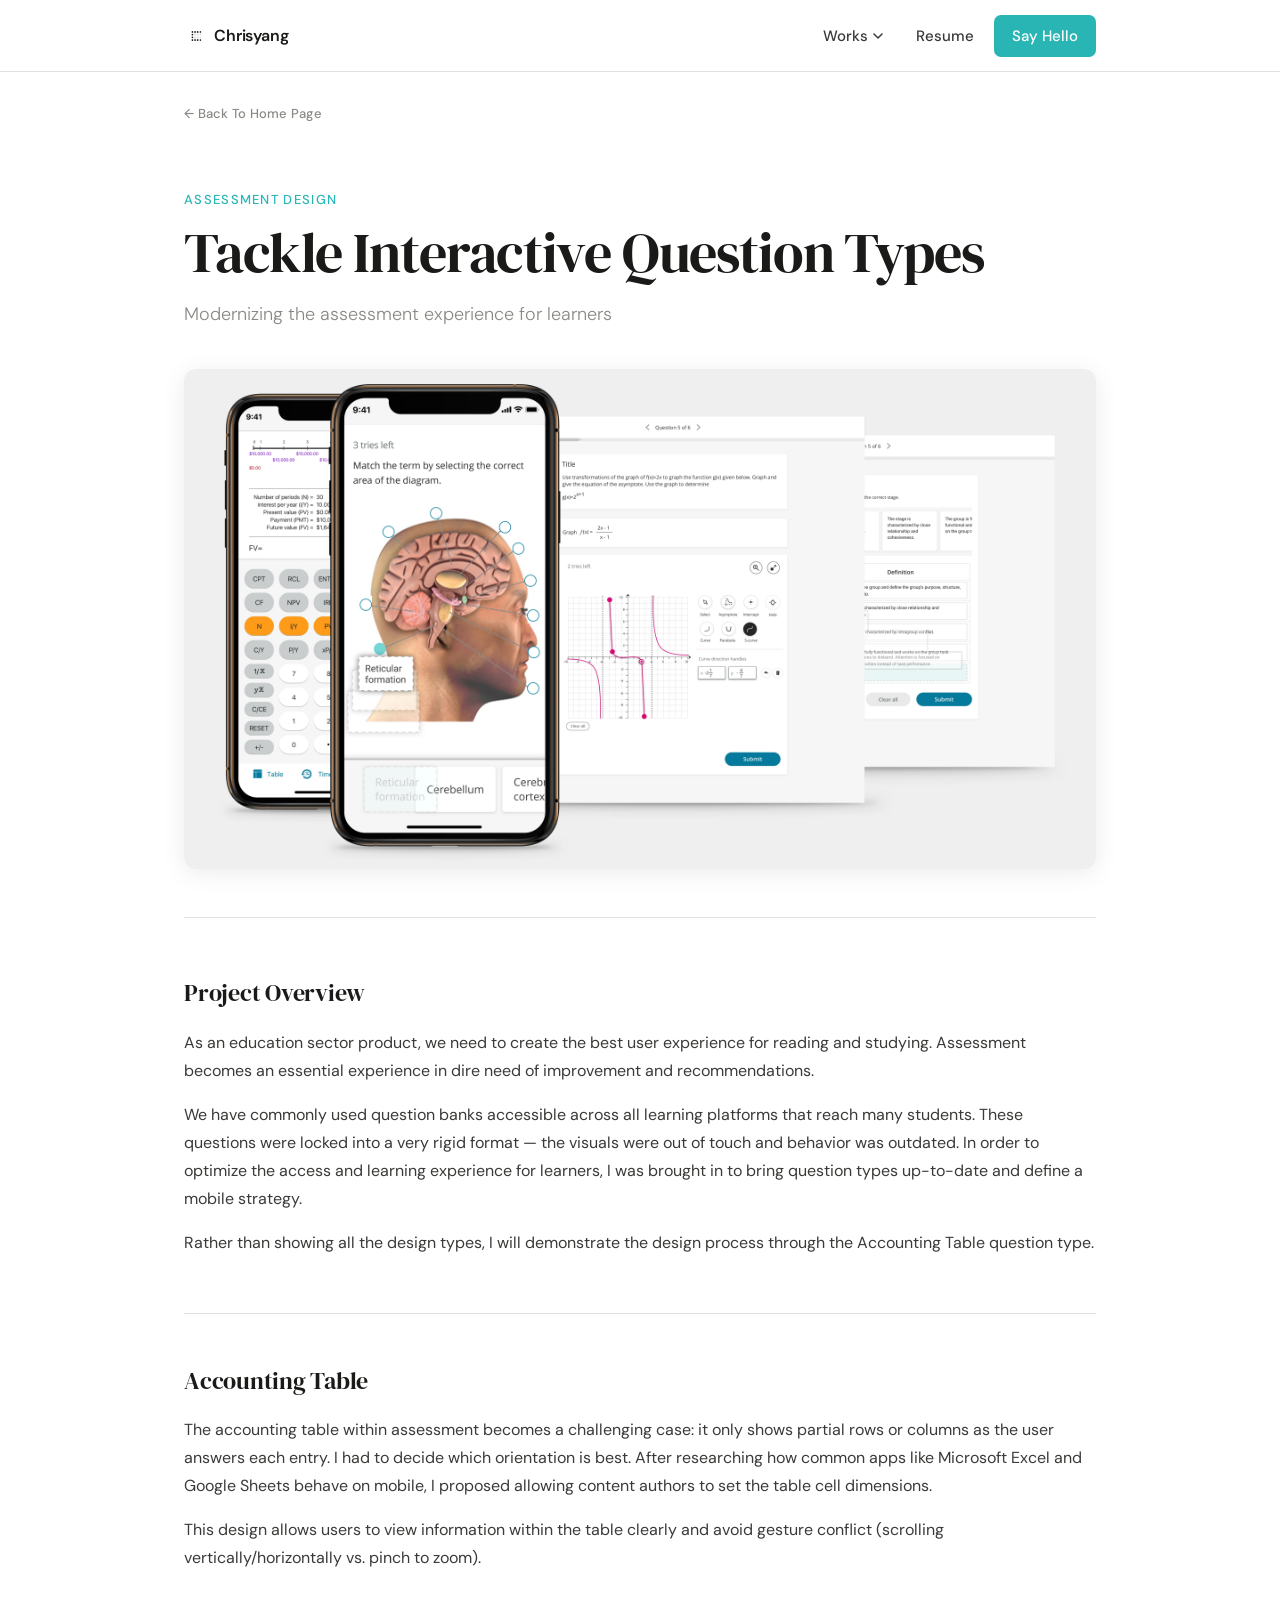
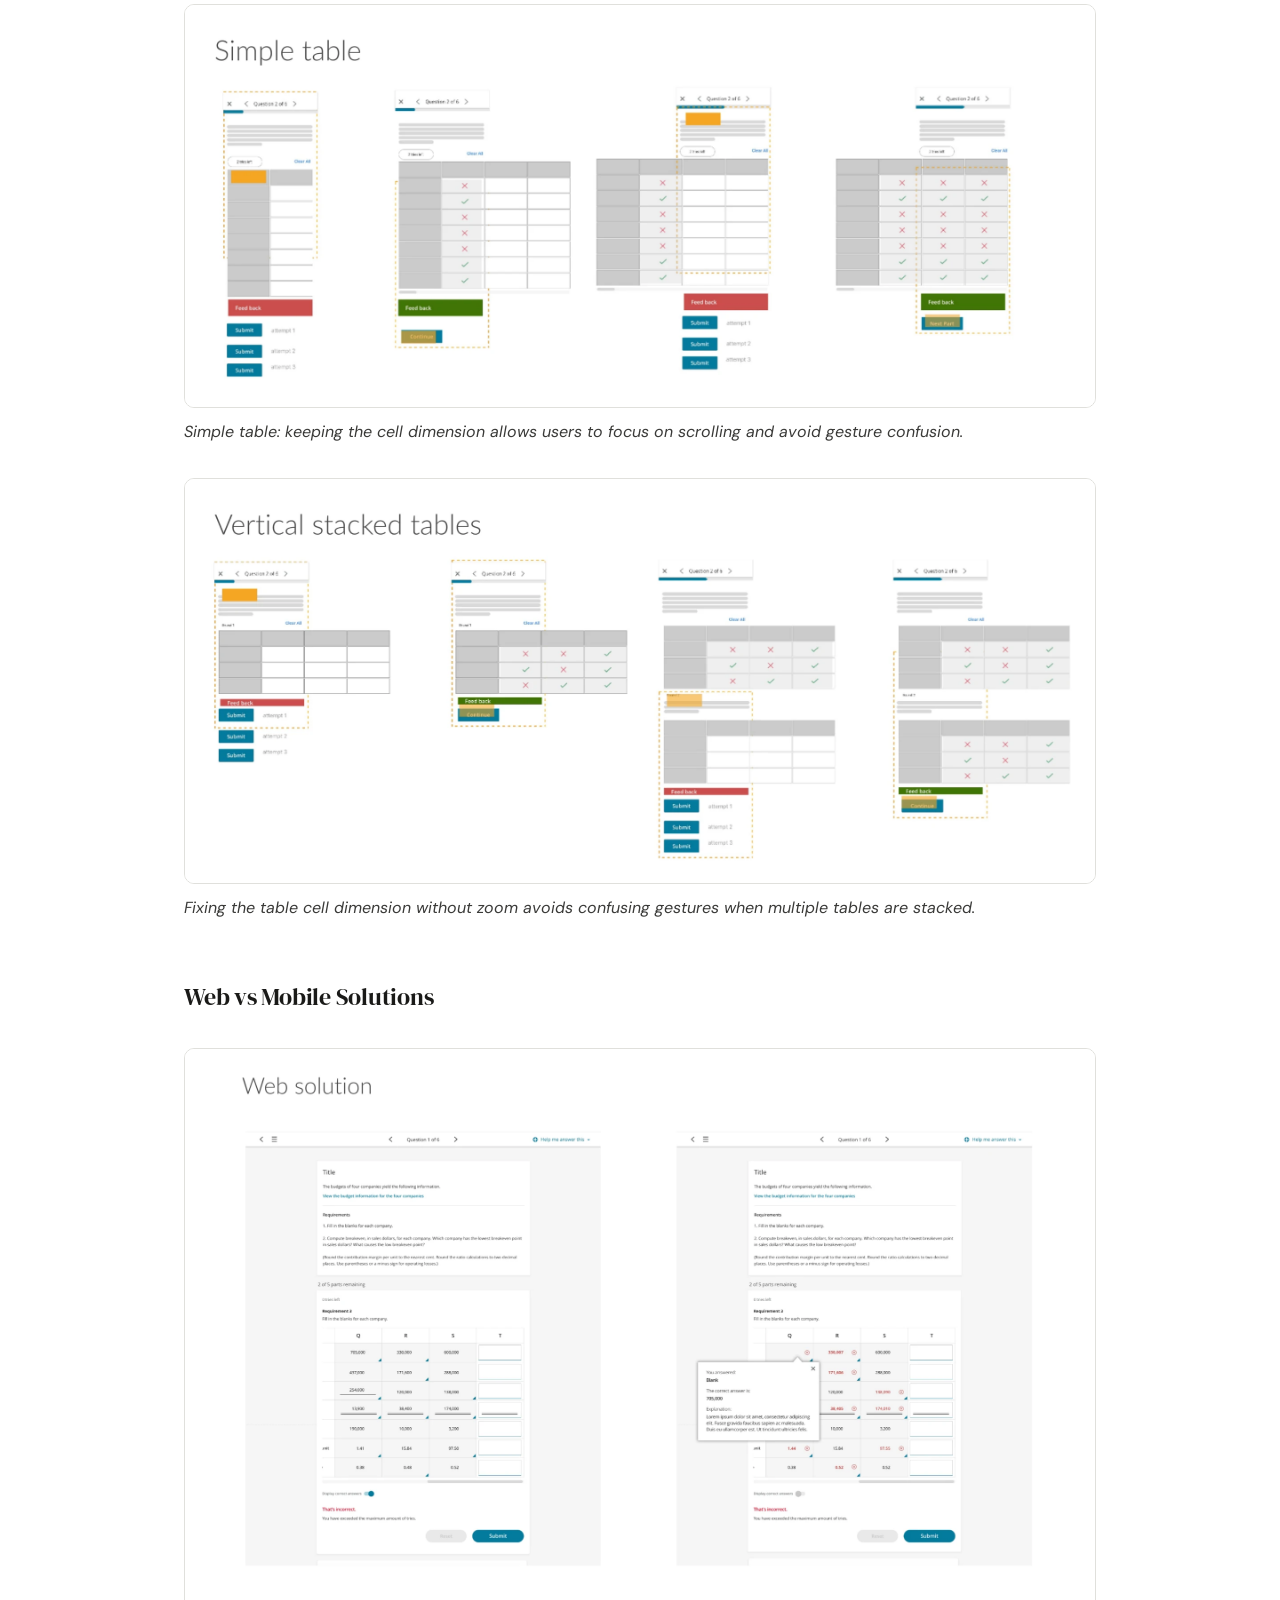
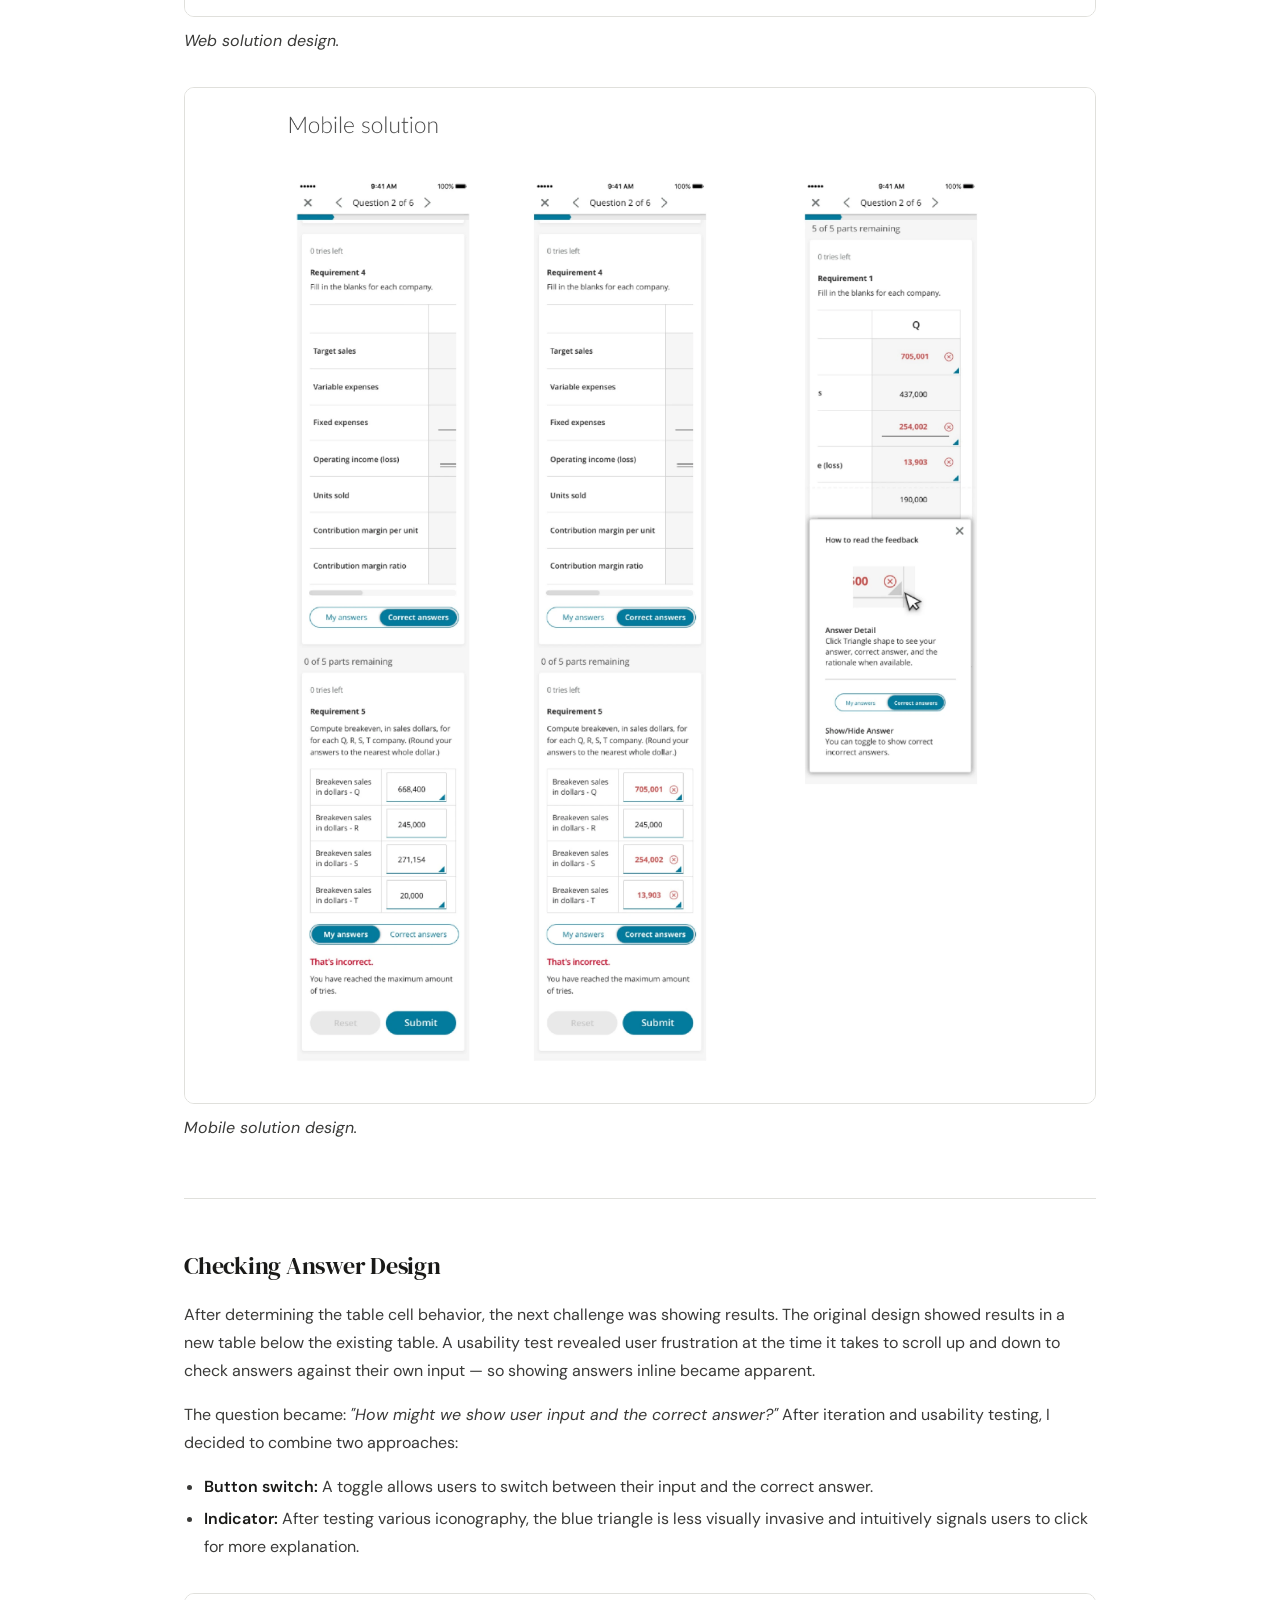
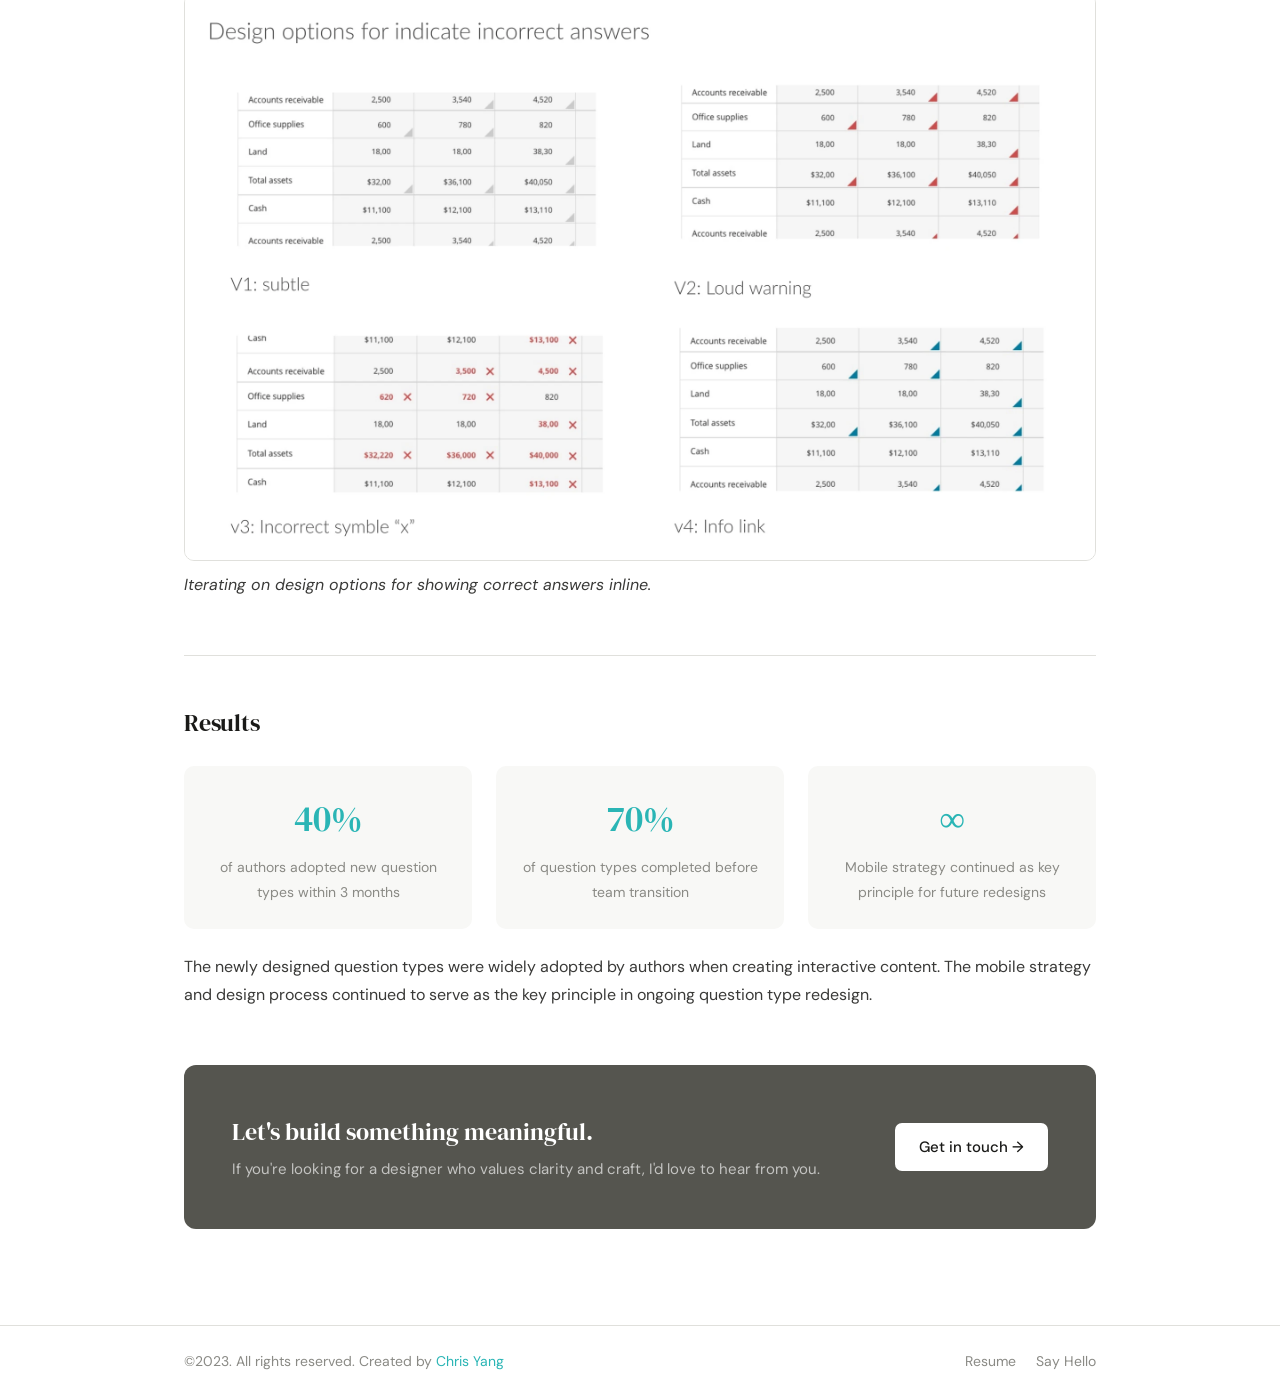
<file: assessment.html>
<!DOCTYPE html>
<html lang="en">
<head>
  <meta charset="UTF-8">
  <meta name="viewport" content="width=device-width, initial-scale=1.0">
  <title>Assessment Design — Christopher Yang</title>
  <meta name="description" content="Tackle Interactive Question Types — Assessment Design case study by Christopher Yang.">
  <link rel="stylesheet" href="css/style.css">
  <link rel="icon" type="image/png" href="images/favicon/favicon.png">
</head>
<body>

<!-- NAV -->
<nav class="nav">
  <div class="nav-inner">
    <a href="index.html" class="nav-logo">
      <img class="nav-logo-icon" src="images/favicon/favicon.png" alt="">
      Chrisyang
    </a>
    <div class="nav-links">
      <div class="nav-dropdown">
        <div class="nav-dropdown-trigger">
          Works
          <svg width="12" height="12" viewBox="0 0 12 12" fill="none"><path d="M2 4L6 8L10 4" stroke="currentColor" stroke-width="1.5" stroke-linecap="round" stroke-linejoin="round"/></svg>
        </div>
        <div class="nav-dropdown-menu">
          <a href="ai-experiment.html" class="nav-dropdown-item"><span class="nav-dropdown-item-title">AI Design</span></a>
          <a href="saas-design.html" class="nav-dropdown-item">
            <span class="nav-dropdown-item-title">SaaS Design</span>
          </a>
          <a href="platform.html" class="nav-dropdown-item">
            <span class="nav-dropdown-item-title">Platform design</span>
          </a>
          <a href="apps.html" class="nav-dropdown-item">
            <span class="nav-dropdown-item-title">App design</span>
          </a>
          <a href="branding.html" class="nav-dropdown-item">
            <span class="nav-dropdown-item-title">Branding</span>
          </a>
          <a href="assessment.html" class="nav-dropdown-item">
            <span class="nav-dropdown-item-title">Assessment</span>
          </a>
        </div>
      </div>
      <a href="https://drive.google.com/file/d/1PKk_yvtjGGQ4_b9qK4UiG_FFVXlT4Xbw/view?usp=sharing" target="_blank" class="nav-resume">Resume</a>
      <a href="contact.html" class="nav-cta">Say Hello</a>
    </div>
    <div class="nav-mobile-toggle" aria-label="Toggle menu">
      <span></span><span></span><span></span>
    </div>
  </div>
</nav>

<main class="page">
  <div class="container">

    <a href="index.html" class="back-home-link">← Back To Home Page</a>

    <header class="case-hero">
      <div class="case-hero-eyebrow">Assessment Design</div>
      <h1>Tackle Interactive Question Types</h1>
      <p class="case-hero-sub">Modernizing the assessment experience for learners</p>
      <img class="case-hero-img" src="images/assessment/assessment-hero.webp" alt="Assessment Design Hero">
    </header>

    <div class="case-body">

      <section class="case-section">
        <h3>Project Overview</h3>
        <p>As an education sector product, we need to create the best user experience for reading and studying. Assessment becomes an essential experience in dire need of improvement and recommendations.</p>
        <p>We have commonly used question banks accessible across all learning platforms that reach many students. These questions were locked into a very rigid format — the visuals were out of touch and behavior was outdated. In order to optimize the access and learning experience for learners, I was brought in to bring question types up-to-date and define a mobile strategy.</p>
        <p>Rather than showing all the design types, I will demonstrate the design process through the Accounting Table question type.</p>
      </section>

      <hr class="case-divider">

      <section class="case-section">
        <h3>Accounting Table</h3>
        <p>The accounting table within assessment becomes a challenging case: it only shows partial rows or columns as the user answers each entry. I had to decide which orientation is best. After researching how common apps like Microsoft Excel and Google Sheets behave on mobile, I proposed allowing content authors to set the table cell dimensions.</p>
        <p>This design allows users to view information within the table clearly and avoid gesture conflict (scrolling vertically/horizontally vs. pinch to zoom).</p>
        <div class="case-img-block">
          <img src="images/assessment/simpletable.webp" alt="Simple table">
          <p class="case-img-caption">Simple table: keeping the cell dimension allows users to focus on scrolling and avoid gesture confusion.</p>
        </div>
        <div class="case-img-block">
          <img src="images/assessment/vertical-stacked-table.webp" alt="Vertical stacked table">
          <p class="case-img-caption">Fixing the table cell dimension without zoom avoids confusing gestures when multiple tables are stacked.</p>
        </div>
      </section>

      <section class="case-section">
        <h3>Web vs Mobile Solutions</h3>
        <div class="case-img-block">
          <img src="images/assessment/web-solution.webp" alt="Web solution">
          <p class="case-img-caption">Web solution design.</p>
        </div>
        <div class="case-img-block">
          <img src="images/assessment/mobile-solution.webp" alt="Mobile solution">
          <p class="case-img-caption">Mobile solution design.</p>
        </div>
      </section>

      <hr class="case-divider">

      <section class="case-section">
        <h3>Checking Answer Design</h3>
        <p>After determining the table cell behavior, the next challenge was showing results. The original design showed results in a new table below the existing table. A usability test revealed user frustration at the time it takes to scroll up and down to check answers against their own input — so showing answers inline became apparent.</p>
        <p>The question became: <em>"How might we show user input and the correct answer?"</em> After iteration and usability testing, I decided to combine two approaches:</p>
        <ul>
          <li><strong>Button switch:</strong> A toggle allows users to switch between their input and the correct answer.</li>
          <li><strong>Indicator:</strong> After testing various iconography, the blue triangle is less visually invasive and intuitively signals users to click for more explanation.</li>
        </ul>
        <div class="case-img-block">
          <img src="images/assessment/designoptions.webp" alt="Design options">
          <p class="case-img-caption">Iterating on design options for showing correct answers inline.</p>
        </div>
      </section>

      <hr class="case-divider">

      <section class="case-section">
        <h3>Results</h3>
        <div class="results-grid">
          <div class="result-stat">
            <span class="result-stat-num">40%</span>
            <span class="result-stat-label">of authors adopted new question types within 3 months</span>
          </div>
          <div class="result-stat">
            <span class="result-stat-num">70%</span>
            <span class="result-stat-label">of question types completed before team transition</span>
          </div>
          <div class="result-stat">
            <span class="result-stat-num">∞</span>
            <span class="result-stat-label">Mobile strategy continued as key principle for future redesigns</span>
          </div>
        </div>
        <p>The newly designed question types were widely adopted by authors when creating interactive content. The mobile strategy and design process continued to serve as the key principle in ongoing question type redesign.</p>
      </section>

      <div class="cta-block">
        <div>
          <h3>Let's build something meaningful.</h3>
          <p>If you're looking for a designer who values clarity and craft, I'd love to hear from you.</p>
        </div>
        <a href="contact.html" class="cta-link">Get in touch →</a>
      </div>

    </div>
  </div>
</main>

<footer class="footer">
  <div class="footer-inner">
    <p class="footer-copy">©2023. All rights reserved. Created by <a href="mailto:Chris.yang.design@gmail.com">Chris Yang</a></p>
    <div class="footer-links">
      <a href="https://drive.google.com/file/d/1PKk_yvtjGGQ4_b9qK4UiG_FFVXlT4Xbw/view?usp=sharing" target="_blank">Resume</a>
      <a href="contact.html">Say Hello</a>
    </div>
  </div>
</footer>

<script src="js/main.js"></script>
</body>
</html>
</file>
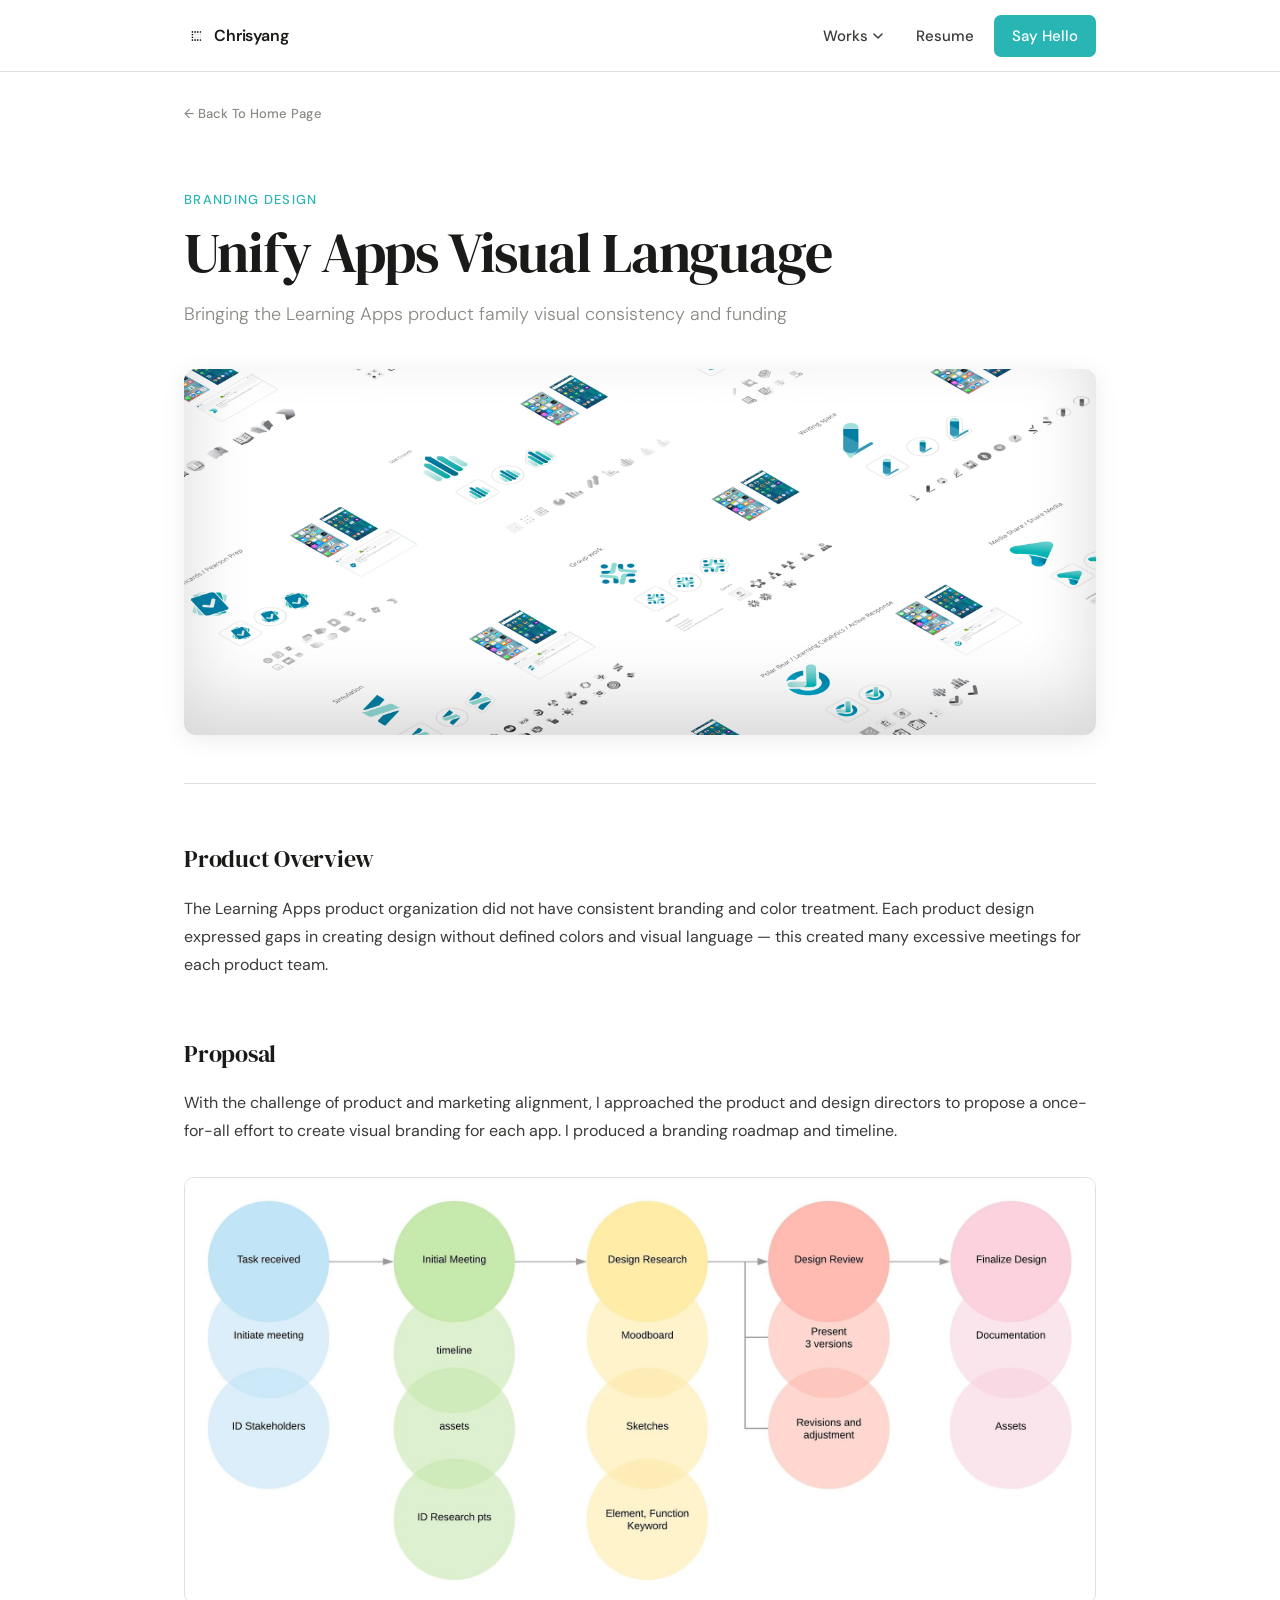
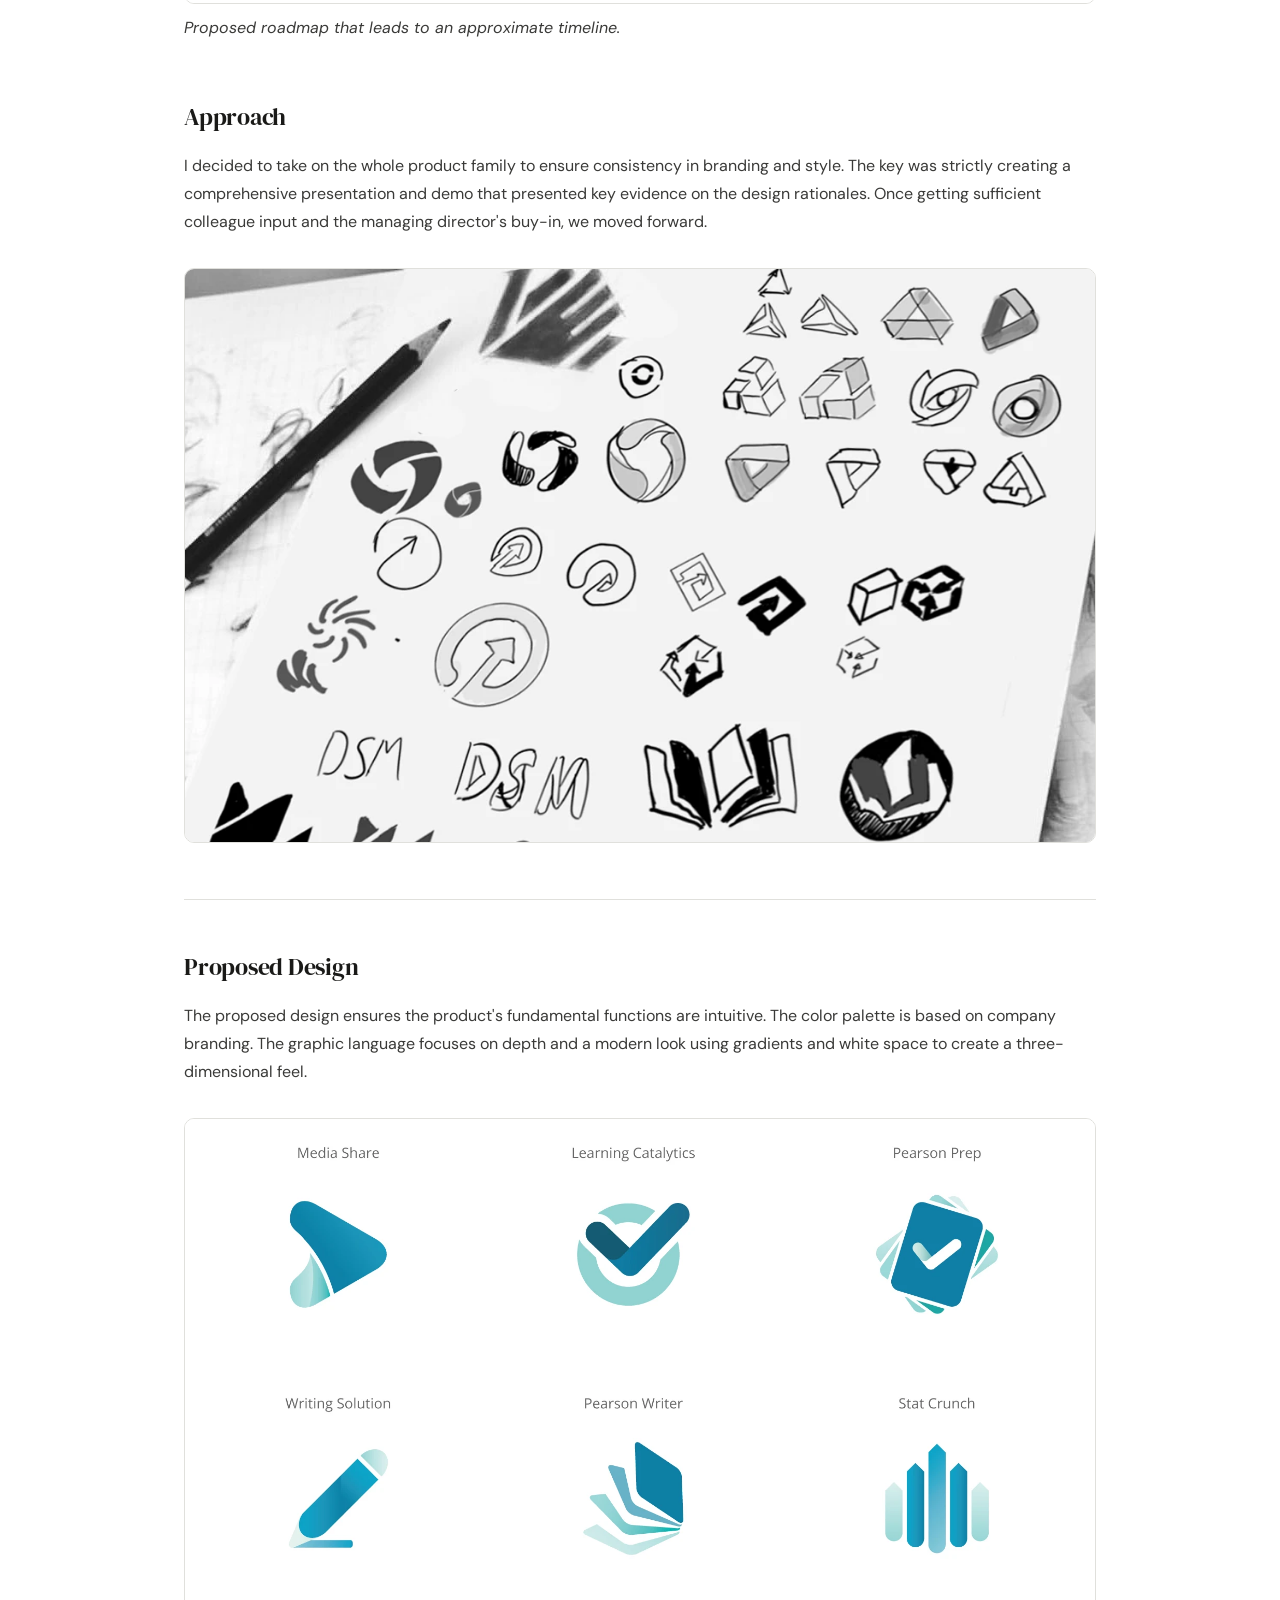
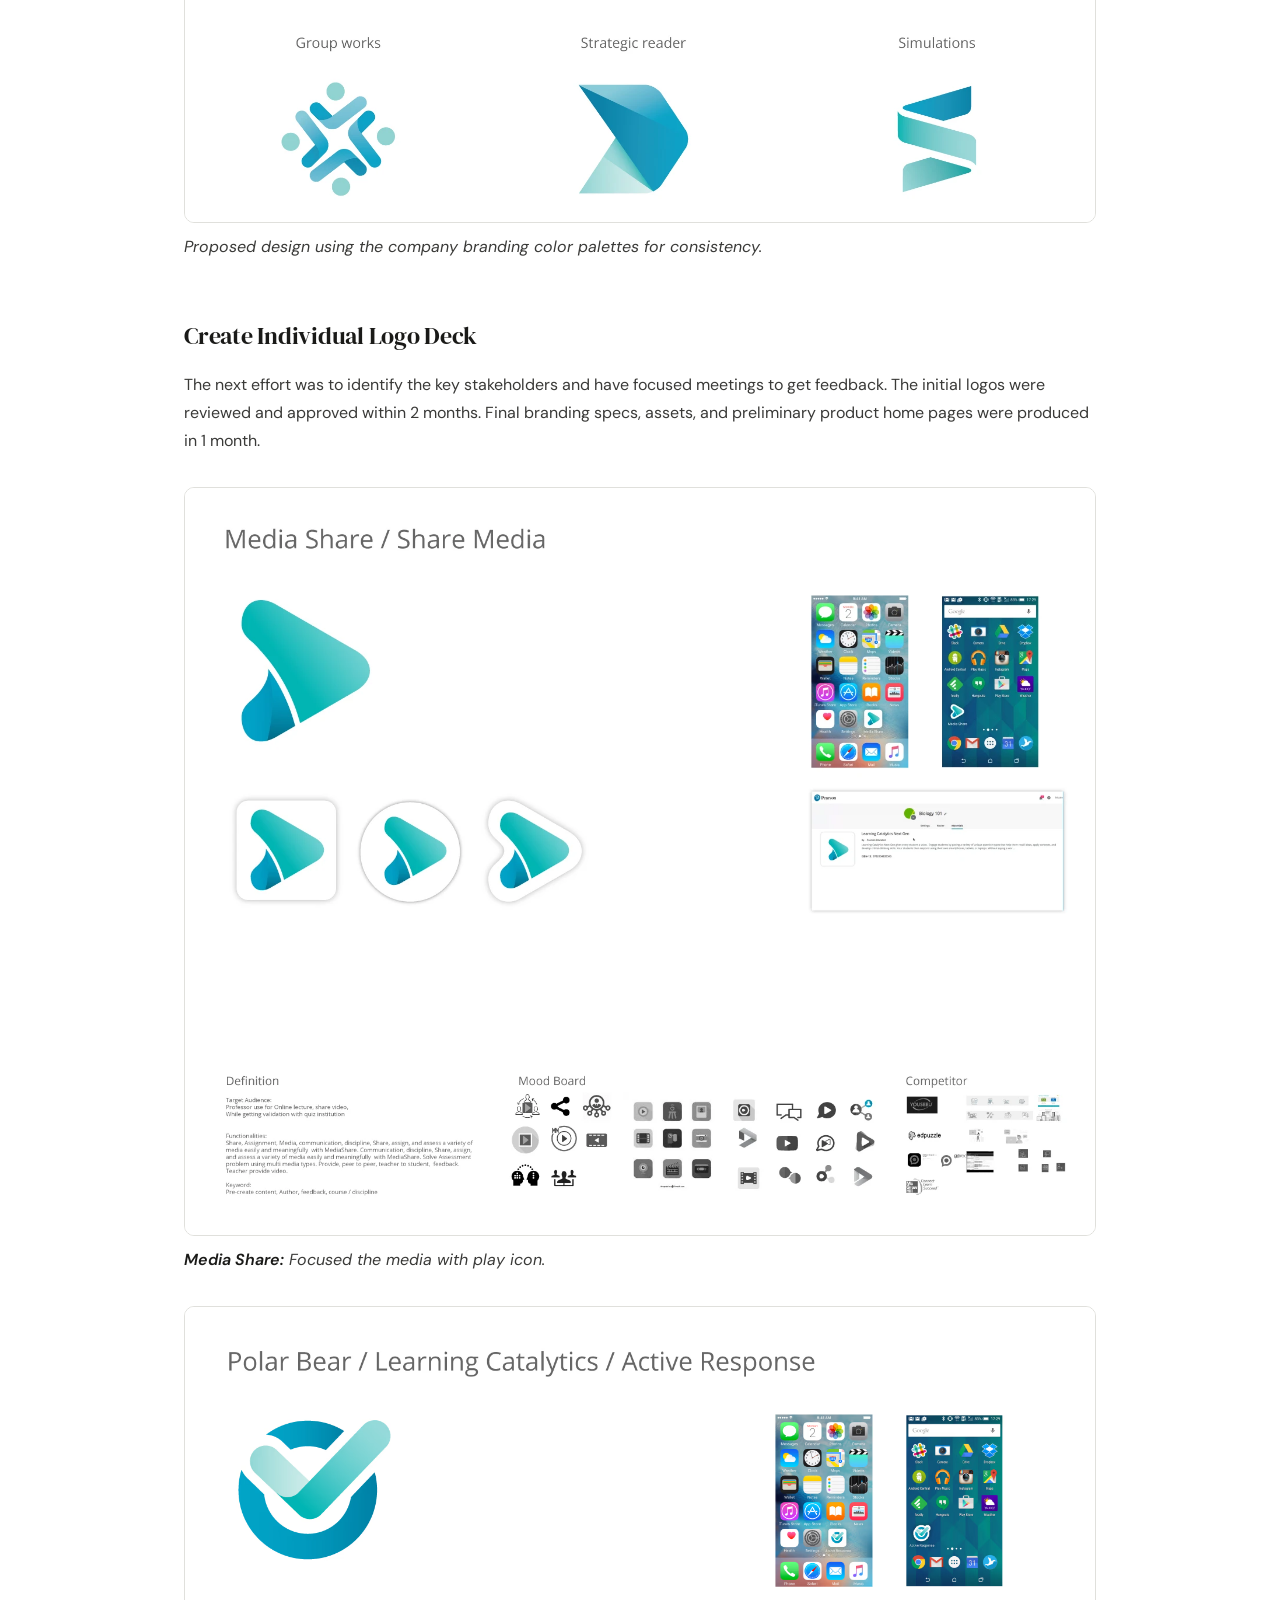
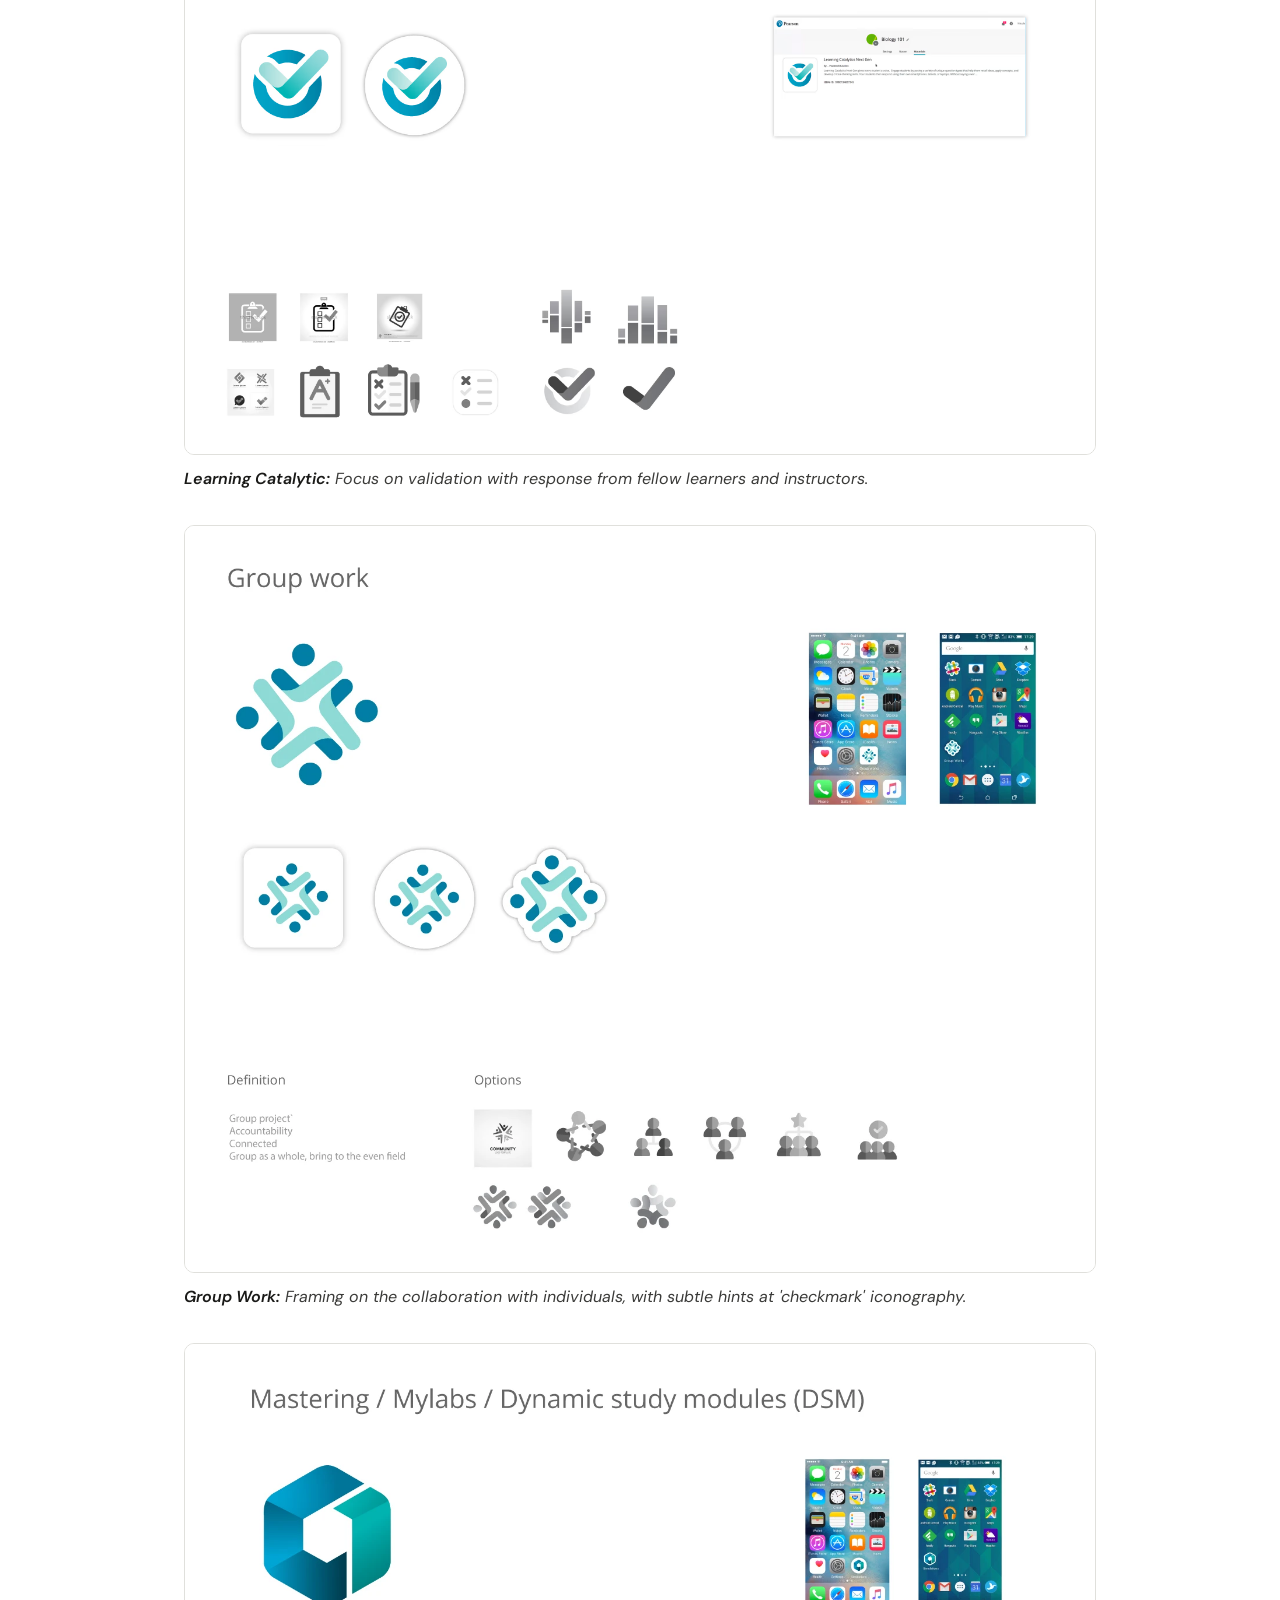
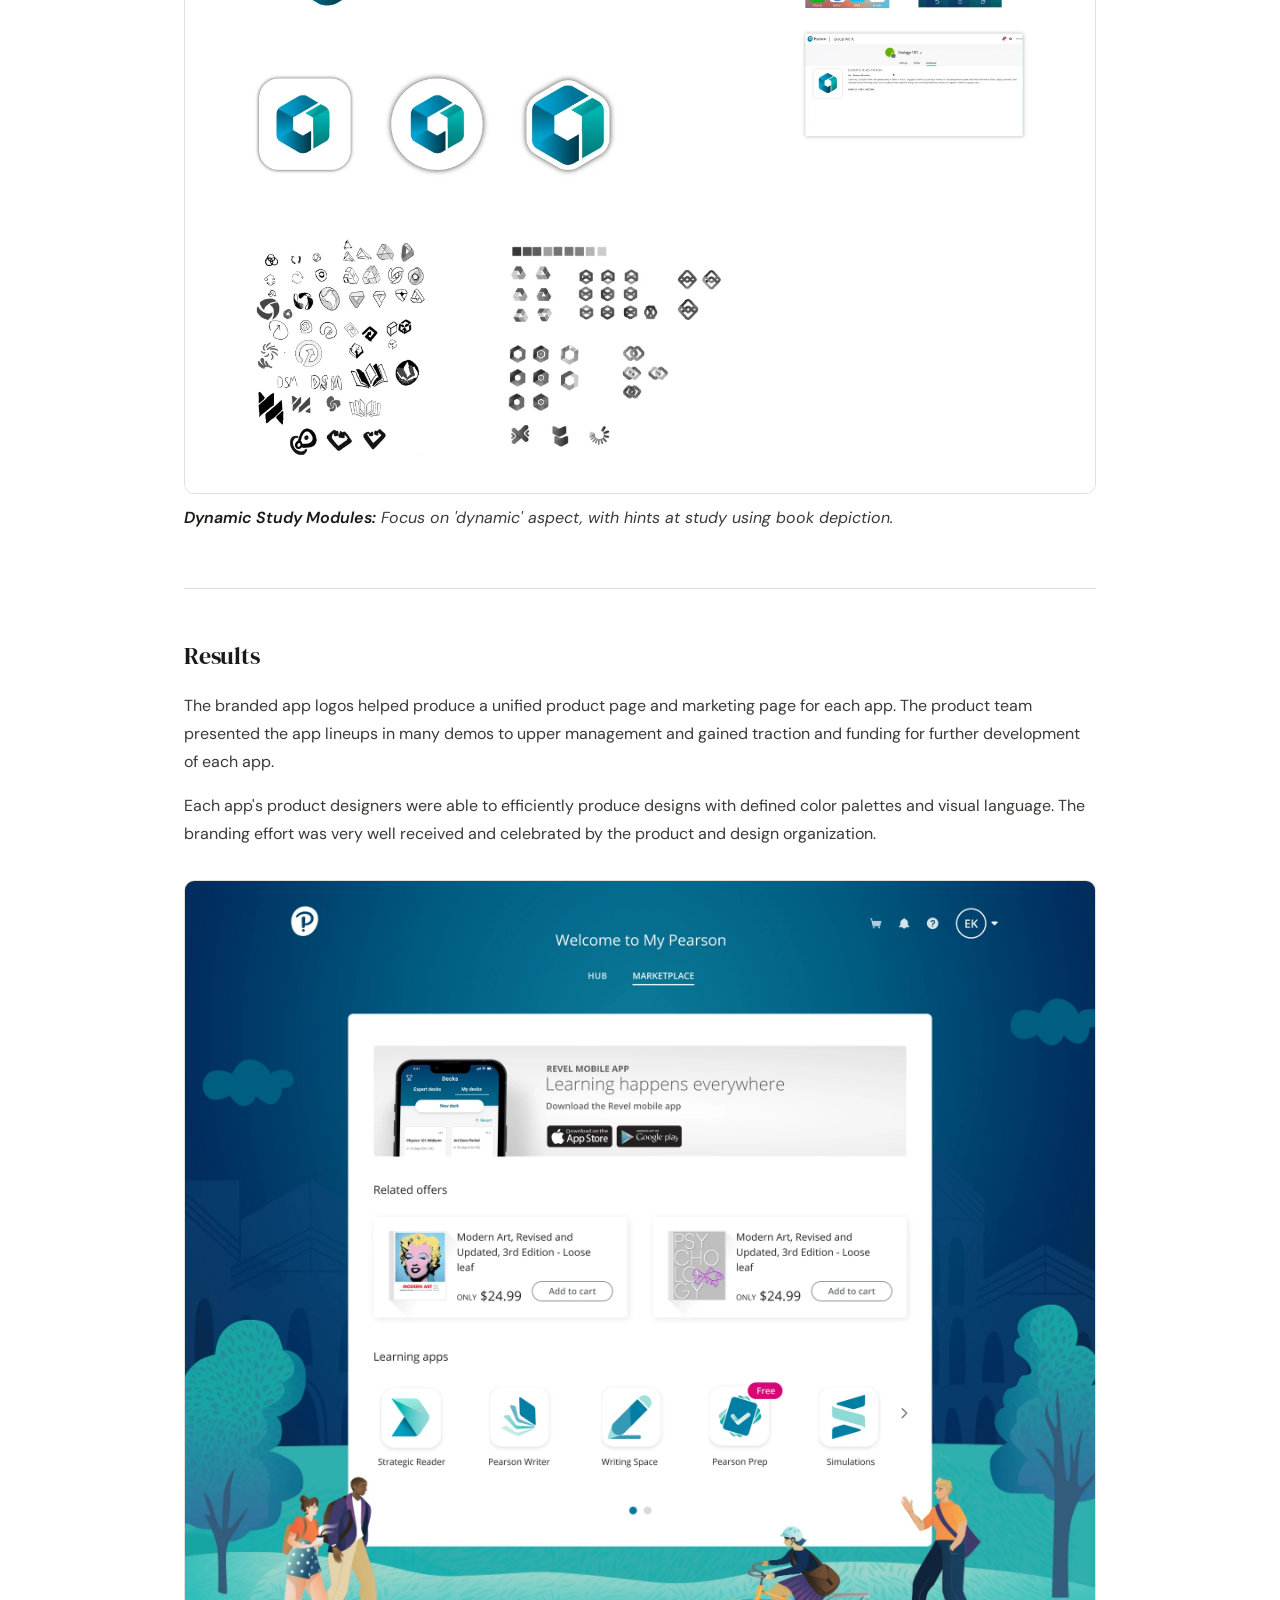
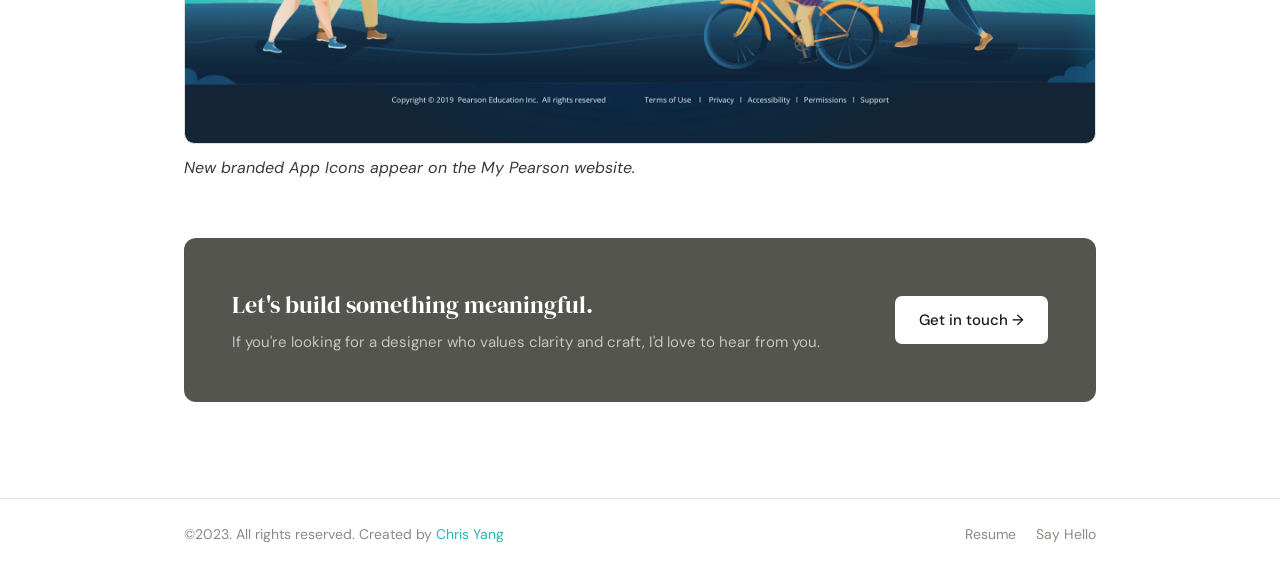
<file: branding.html>
<!DOCTYPE html>
<html lang="en">
<head>
  <meta charset="UTF-8">
  <meta name="viewport" content="width=device-width, initial-scale=1.0">
  <title>Branding Design — Christopher Yang</title>
  <meta name="description" content="Unify Apps Visual Language — Branding Design case study by Christopher Yang.">
  <link rel="stylesheet" href="css/style.css">
  <link rel="icon" type="image/png" href="images/favicon/favicon.png">
</head>
<body>

<!-- NAV -->
<nav class="nav">
  <div class="nav-inner">
    <a href="index.html" class="nav-logo">
      <img class="nav-logo-icon" src="images/favicon/favicon.png" alt="">
      Chrisyang
    </a>
    <div class="nav-links">
      <div class="nav-dropdown">
        <div class="nav-dropdown-trigger">
          Works
          <svg width="12" height="12" viewBox="0 0 12 12" fill="none"><path d="M2 4L6 8L10 4" stroke="currentColor" stroke-width="1.5" stroke-linecap="round" stroke-linejoin="round"/></svg>
        </div>
        <div class="nav-dropdown-menu">
          <a href="ai-experiment.html" class="nav-dropdown-item"><span class="nav-dropdown-item-title">AI Design</span></a>
          <a href="saas-design.html" class="nav-dropdown-item">
            <span class="nav-dropdown-item-title">SaaS Design</span>
          </a>
          <a href="platform.html" class="nav-dropdown-item">
            <span class="nav-dropdown-item-title">Platform design</span>
          </a>
          <a href="apps.html" class="nav-dropdown-item">
            <span class="nav-dropdown-item-title">App design</span>
          </a>
          <a href="branding.html" class="nav-dropdown-item">
            <span class="nav-dropdown-item-title">Branding</span>
          </a>
          <a href="assessment.html" class="nav-dropdown-item">
            <span class="nav-dropdown-item-title">Assessment</span>
          </a>
        </div>
      </div>
      <a href="https://drive.google.com/file/d/1PKk_yvtjGGQ4_b9qK4UiG_FFVXlT4Xbw/view?usp=sharing" target="_blank" class="nav-resume">Resume</a>
      <a href="contact.html" class="nav-cta">Say Hello</a>
    </div>
    <div class="nav-mobile-toggle" aria-label="Toggle menu">
      <span></span><span></span><span></span>
    </div>
  </div>
</nav>

<main class="page">
  <div class="container">

    <a href="index.html" class="back-home-link">← Back To Home Page</a>

    <header class="case-hero">
      <div class="case-hero-eyebrow">Branding Design</div>
      <h1>Unify Apps Visual Language</h1>
      <p class="case-hero-sub">Bringing the Learning Apps product family visual consistency and funding</p>
      <img class="case-hero-img" src="images/branding/branding-hero.avif" alt="Branding Hero">
    </header>

    <div class="case-body">

      <section class="case-section">
        <h3>Product Overview</h3>
        <p>The Learning Apps product organization did not have consistent branding and color treatment. Each product design expressed gaps in creating design without defined colors and visual language — this created many excessive meetings for each product team.</p>
      </section>

      <section class="case-section">
        <h3>Proposal</h3>
        <p>With the challenge of product and marketing alignment, I approached the product and design directors to propose a once-for-all effort to create visual branding for each app. I produced a branding roadmap and timeline.</p>
        <div class="case-img-block">
          <img src="images/branding/proposal-diagram.webp" alt="Roadmap">
          <p class="case-img-caption">Proposed roadmap that leads to an approximate timeline.</p>
        </div>
      </section>

      <section class="case-section">
        <h3>Approach</h3>
        <p>I decided to take on the whole product family to ensure consistency in branding and style. The key was strictly creating a comprehensive presentation and demo that presented key evidence on the design rationales. Once getting sufficient colleague input and the managing director's buy-in, we moved forward.</p>
        <div class="case-img-block">
          <img src="images/branding/approach-sketches.webp" alt="Approach sketches">
        </div>
      </section>

      <hr class="case-divider">

      <section class="case-section">
        <h3>Proposed Design</h3>
        <p>The proposed design ensures the product's fundamental functions are intuitive. The color palette is based on company branding. The graphic language focuses on depth and a modern look using gradients and white space to create a three-dimensional feel.</p>
        <div class="case-img-block">
          <img src="images/branding/proposaed-design.webp" alt="Proposed design">
          <p class="case-img-caption">Proposed design using the company branding color palettes for consistency.</p>
        </div>
      </section>

      <section class="case-section">
        <h3>Create Individual Logo Deck</h3>
        <p>The next effort was to identify the key stakeholders and have focused meetings to get feedback. The initial logos were reviewed and approved within 2 months. Final branding specs, assets, and preliminary product home pages were produced in 1 month.</p>
        <div class="case-img-block">
          <img src="images/branding/media-share-handoff.webp" alt="Media Share logo">
          <p class="case-img-caption"><strong>Media Share:</strong> Focused the media with play icon.</p>
        </div>
        <div class="case-img-block">
          <img src="images/branding/polar-bear-handoff.avif" alt="Learning Catalytic logo">
          <p class="case-img-caption"><strong>Learning Catalytic:</strong> Focus on validation with response from fellow learners and instructors.</p>
        </div>
        <div class="case-img-block">
          <img src="images/branding/group-work-handoff.webp" alt="Group work logo">
          <p class="case-img-caption"><strong>Group Work:</strong> Framing on the collaboration with individuals, with subtle hints at 'checkmark' iconography.</p>
        </div>
        <div class="case-img-block">
          <img src="images/branding/dsm-handoff.webp" alt="Dynamic study modules logo">
          <p class="case-img-caption"><strong>Dynamic Study Modules:</strong> Focus on 'dynamic' aspect, with hints at study using book depiction.</p>
        </div>
      </section>

      <hr class="case-divider">

      <section class="case-section">
        <h3>Results</h3>
        <p>The branded app logos helped produce a unified product page and marketing page for each app. The product team presented the app lineups in many demos to upper management and gained traction and funding for further development of each app.</p>
        <p>Each app's product designers were able to efficiently produce designs with defined color palettes and visual language. The branding effort was very well received and celebrated by the product and design organization.</p>
        <div class="case-img-block">
          <img src="images/branding/resutls.webp" alt="Results">
          <p class="case-img-caption">New branded App Icons appear on the My Pearson website.</p>
        </div>
      </section>

      <div class="cta-block">
        <div>
          <h3>Let's build something meaningful.</h3>
          <p>If you're looking for a designer who values clarity and craft, I'd love to hear from you.</p>
        </div>
        <a href="contact.html" class="cta-link">Get in touch →</a>
      </div>

    </div>
  </div>
</main>

<footer class="footer">
  <div class="footer-inner">
    <p class="footer-copy">©2023. All rights reserved. Created by <a href="mailto:Chris.yang.design@gmail.com">Chris Yang</a></p>
    <div class="footer-links">
      <a href="https://drive.google.com/file/d/1PKk_yvtjGGQ4_b9qK4UiG_FFVXlT4Xbw/view?usp=sharing" target="_blank">Resume</a>
      <a href="contact.html">Say Hello</a>
    </div>
  </div>
</footer>

<script src="js/main.js"></script>
</body>
</html>
</file>
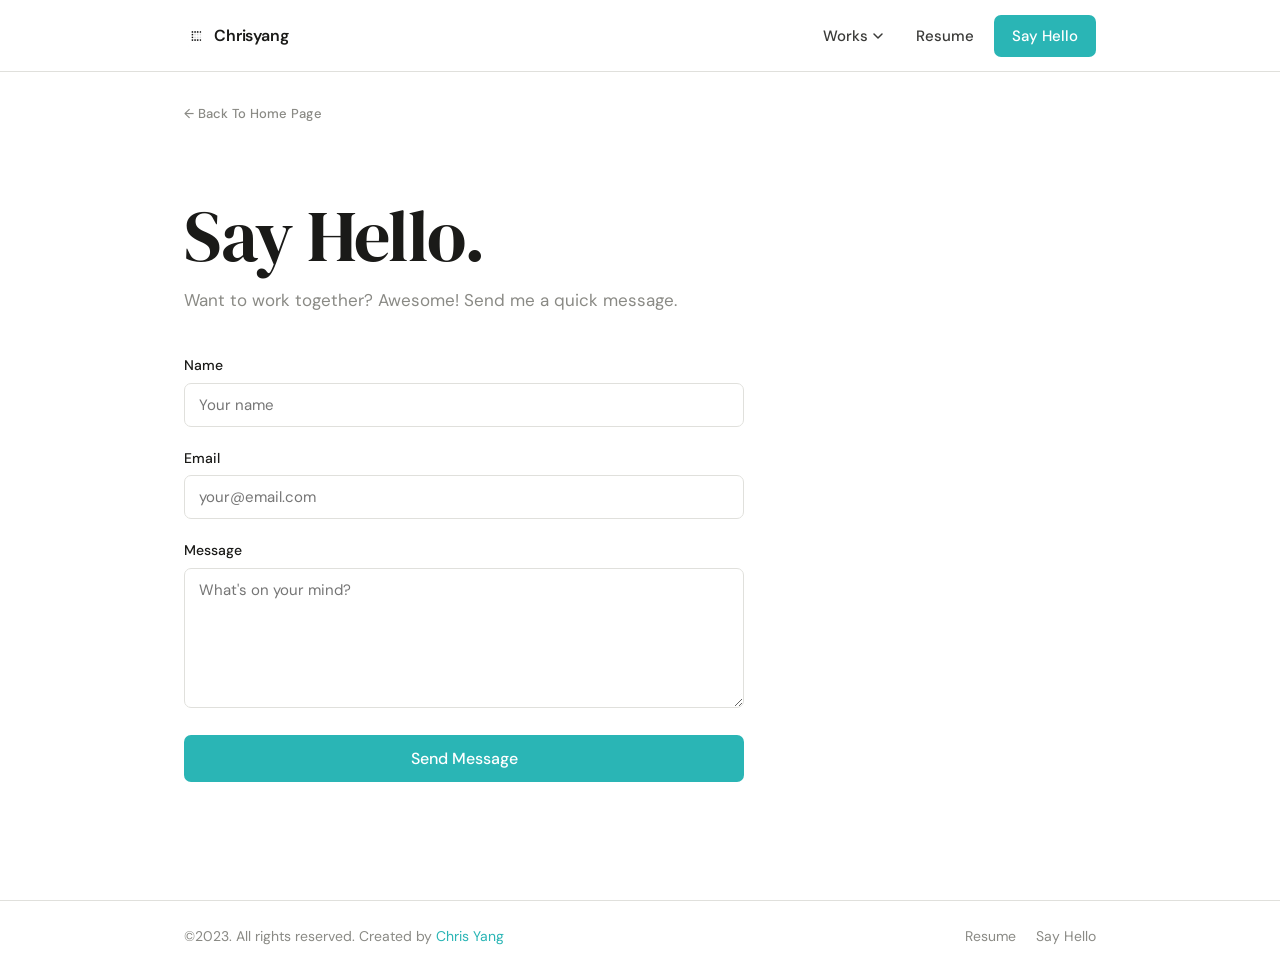
<file: contact.html>
<!DOCTYPE html>
<html lang="en">
<head>
  <meta charset="UTF-8">
  <meta name="viewport" content="width=device-width, initial-scale=1.0">
  <title>Say Hello — Christopher Yang</title>
  <meta name="description" content="Get in touch with Christopher Yang, Product Designer in the SF Bay Area.">
  <link rel="stylesheet" href="css/style.css">
  <link rel="icon" type="image/png" href="images/favicon/favicon.png">
</head>
<body>

<!-- NAV -->
<nav class="nav">
  <div class="nav-inner">
    <a href="index.html" class="nav-logo">
      <img class="nav-logo-icon" src="images/favicon/favicon.png" alt="">
      Chrisyang
    </a>
    <div class="nav-links">
      <div class="nav-dropdown">
        <div class="nav-dropdown-trigger">
          Works
          <svg width="12" height="12" viewBox="0 0 12 12" fill="none"><path d="M2 4L6 8L10 4" stroke="currentColor" stroke-width="1.5" stroke-linecap="round" stroke-linejoin="round"/></svg>
        </div>
        <div class="nav-dropdown-menu">
          <a href="ai-experiment.html" class="nav-dropdown-item"><span class="nav-dropdown-item-title">AI Design</span></a>
          <a href="saas-design.html" class="nav-dropdown-item">
            <span class="nav-dropdown-item-title">SaaS Design</span>
          </a>
          <a href="platform.html" class="nav-dropdown-item">
            <span class="nav-dropdown-item-title">Platform design</span>
          </a>
          <a href="apps.html" class="nav-dropdown-item">
            <span class="nav-dropdown-item-title">App design</span>
          </a>
          <a href="branding.html" class="nav-dropdown-item">
            <span class="nav-dropdown-item-title">Branding</span>
          </a>
          <a href="assessment.html" class="nav-dropdown-item">
            <span class="nav-dropdown-item-title">Assessment</span>
          </a>
        </div>
      </div>
      <a href="https://drive.google.com/file/d/1PKk_yvtjGGQ4_b9qK4UiG_FFVXlT4Xbw/view?usp=sharing" target="_blank" class="nav-resume">Resume</a>
      <a href="contact.html" class="nav-cta">Say Hello</a>
    </div>
    <div class="nav-mobile-toggle" aria-label="Toggle menu">
      <span></span><span></span><span></span>
    </div>
  </div>
</nav>

<main class="page">
  <div class="container">
    <a href="index.html" class="back-home-link">← Back To Home Page</a>
    <section class="contact-hero">
      <h1>Say Hello.</h1>
      <p>Want to work together? Awesome! Send me a quick message.</p>

      <!-- FORMSPREE: replace YOUR_FORM_ID with your actual Formspree form ID -->
      <form id="contact-form" class="contact-form" action="https://formspree.io/f/xdavopwk" method="POST">
        <div class="form-group">
          <label for="name">Name</label>
          <input type="text" id="name" name="name" placeholder="Your name" required>
        </div>
        <div class="form-group">
          <label for="email">Email</label>
          <input type="email" id="email" name="email" placeholder="your@email.com" required>
        </div>
        <div class="form-group">
          <label for="message">Message</label>
          <textarea id="message" name="message" placeholder="What's on your mind?" required></textarea>
        </div>
        <button type="submit" class="form-submit">Send Message</button>
        <div class="form-success">
          Thanks! Your message has been sent. I'll get back to you soon.
        </div>
      </form>
    </section>
  </div>
</main>

<footer class="footer">
  <div class="footer-inner">
    <p class="footer-copy">©2023. All rights reserved. Created by <a href="mailto:Chris.yang.design@gmail.com">Chris Yang</a></p>
    <div class="footer-links">
      <a href="https://drive.google.com/file/d/1PKk_yvtjGGQ4_b9qK4UiG_FFVXlT4Xbw/view?usp=sharing" target="_blank">Resume</a>
      <a href="contact.html">Say Hello</a>
    </div>
  </div>
</footer>

<script src="js/main.js"></script>
</body>
</html>
</file>
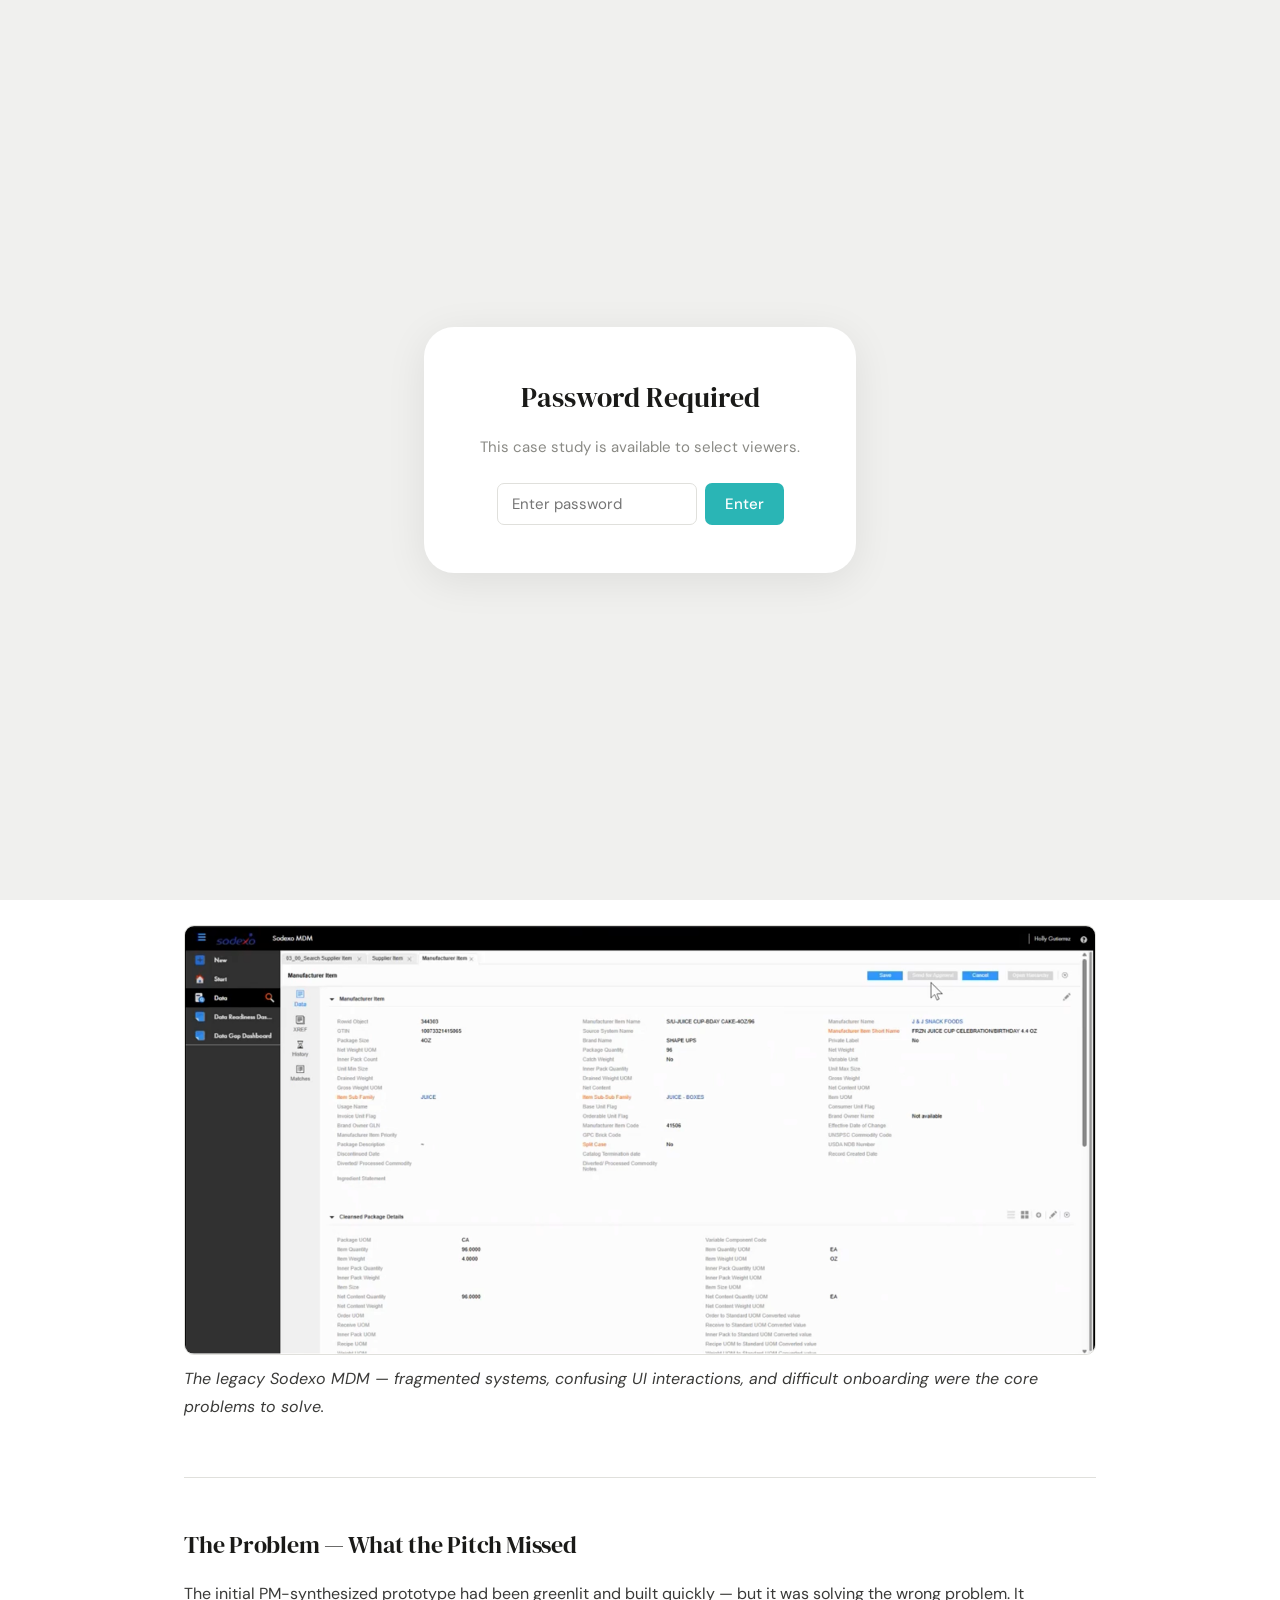
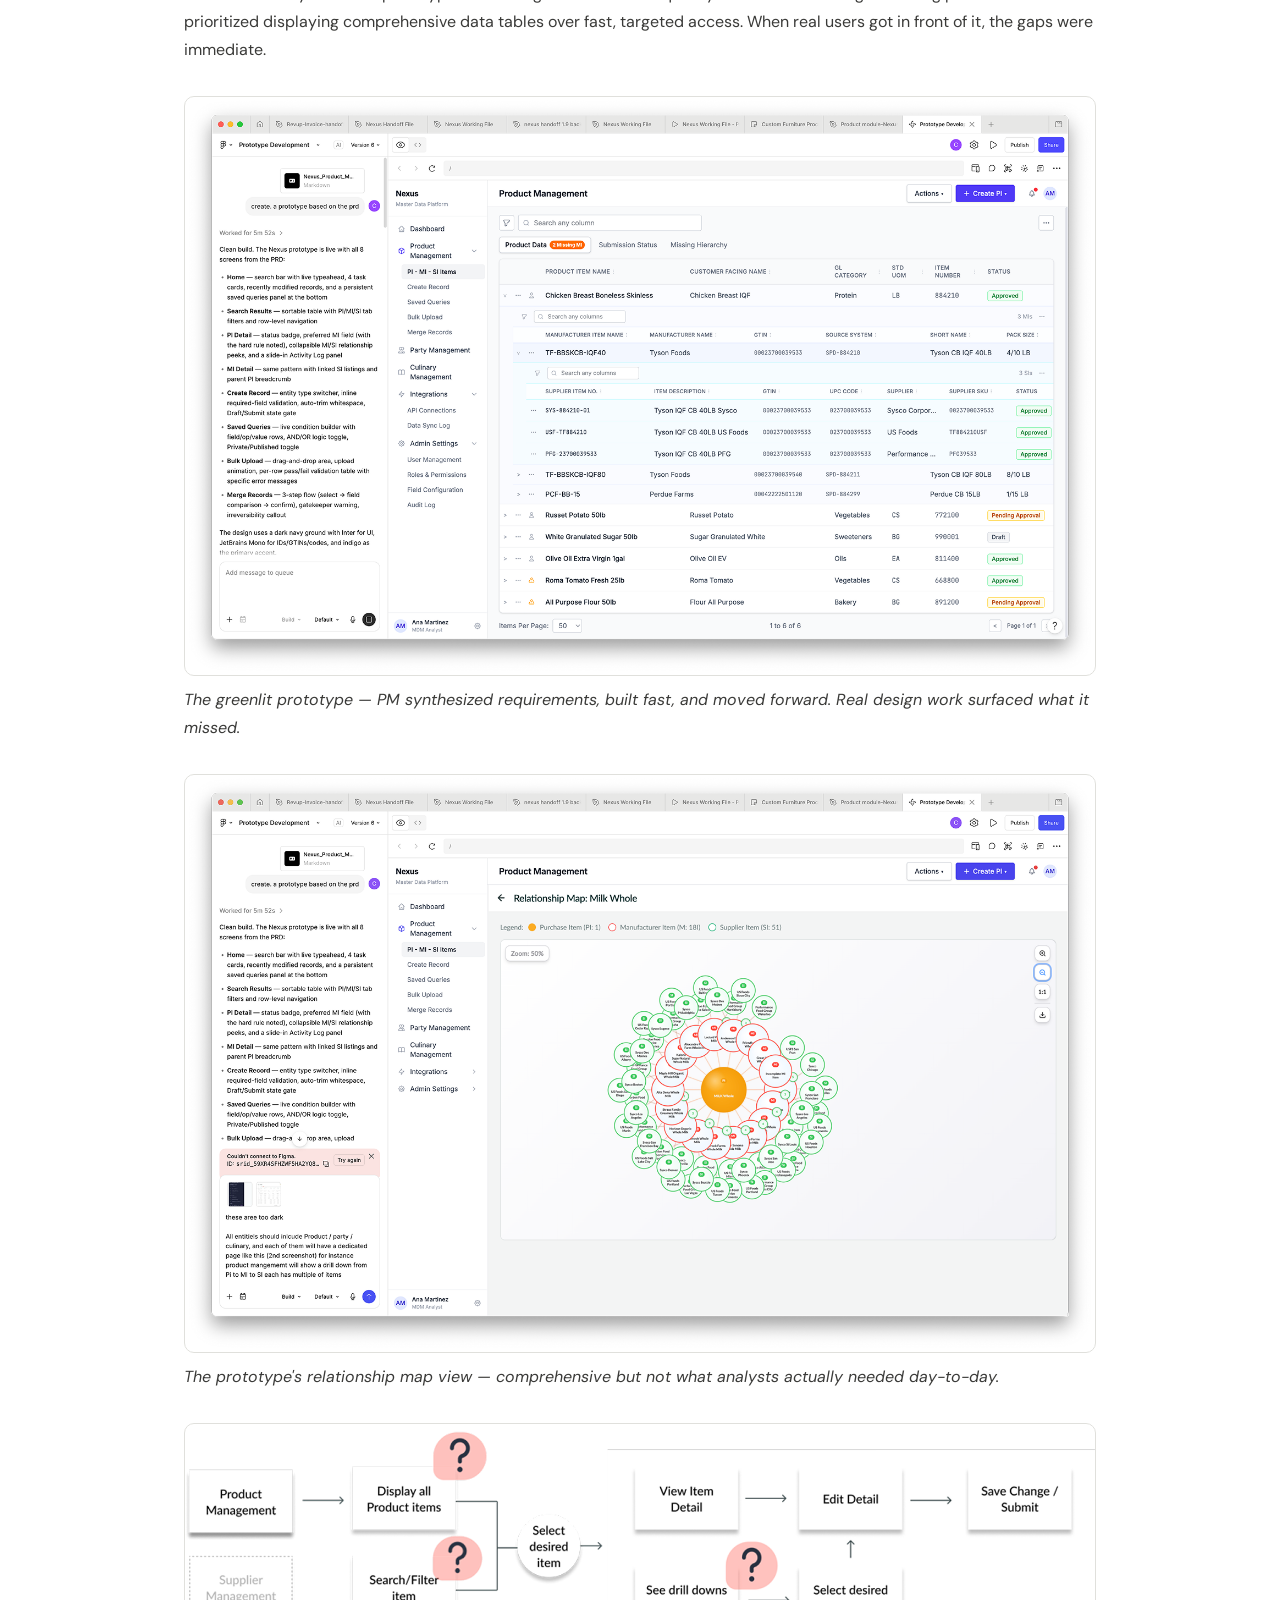
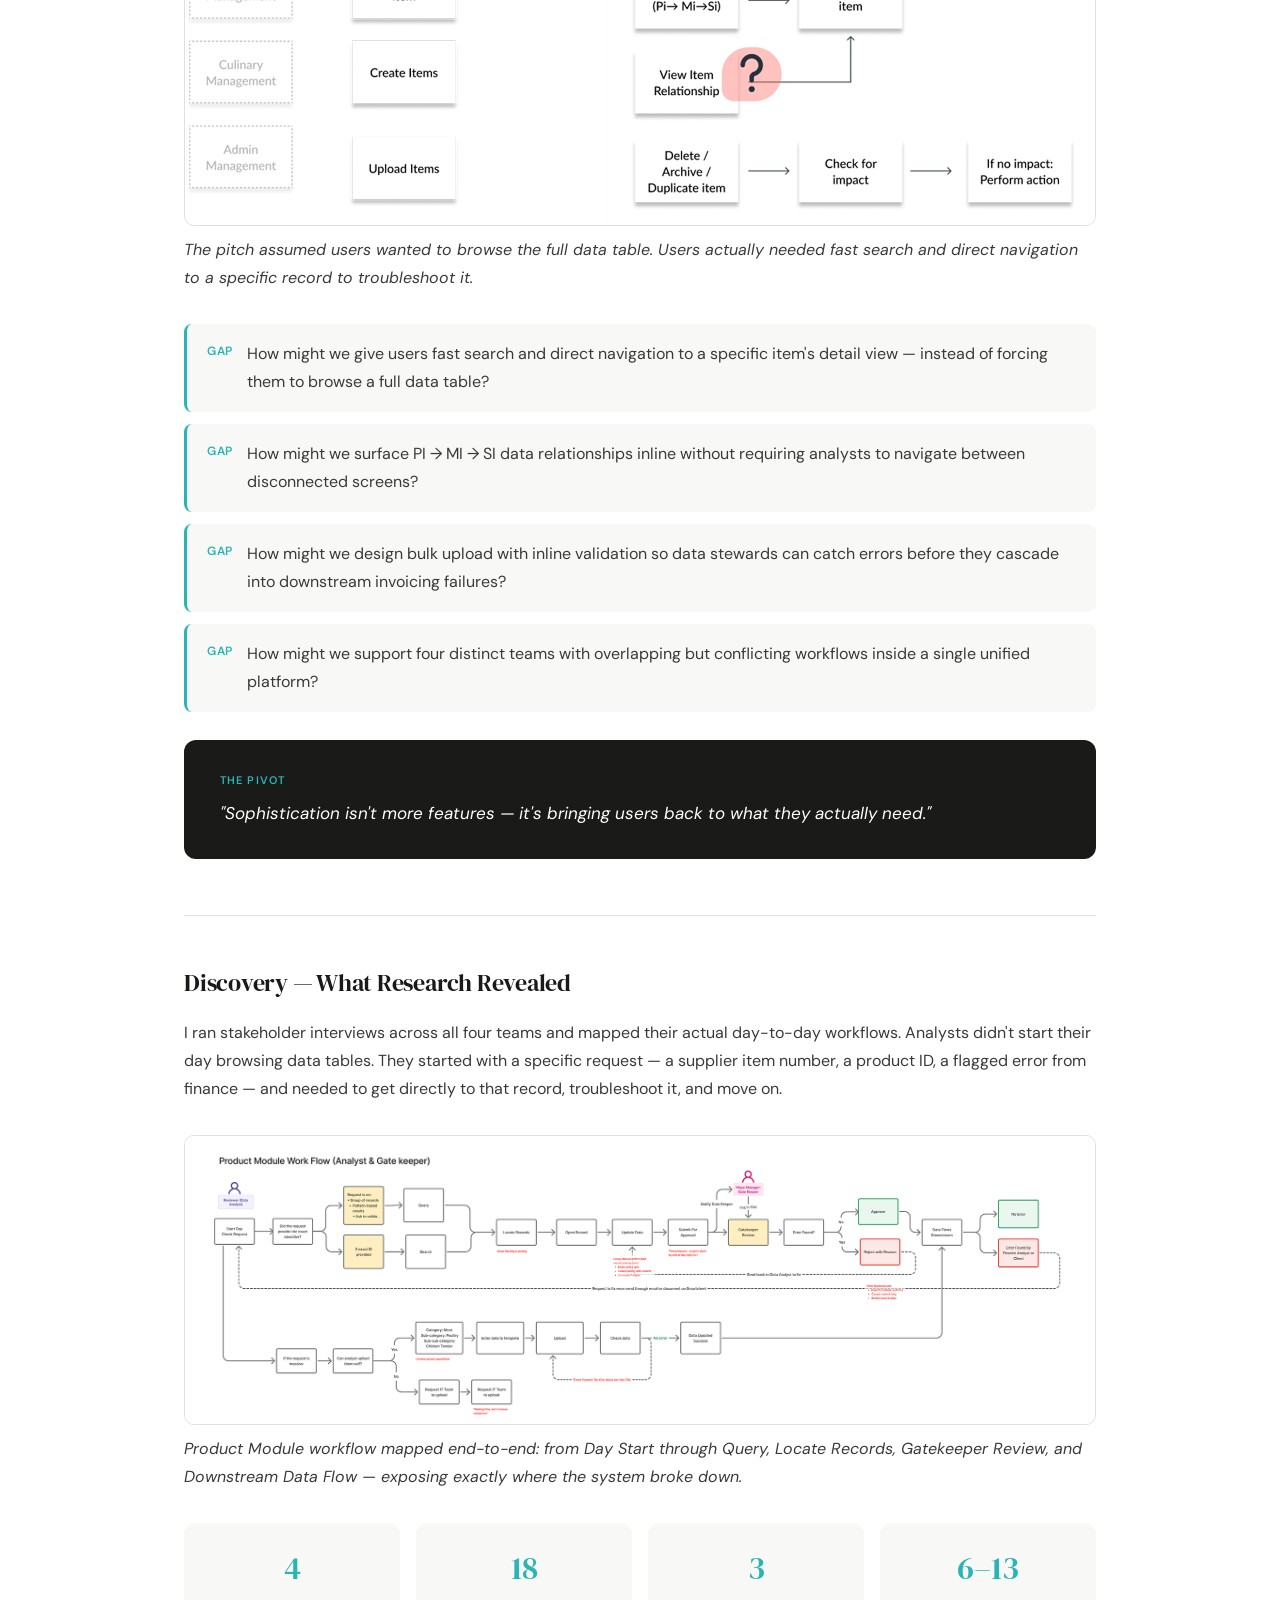
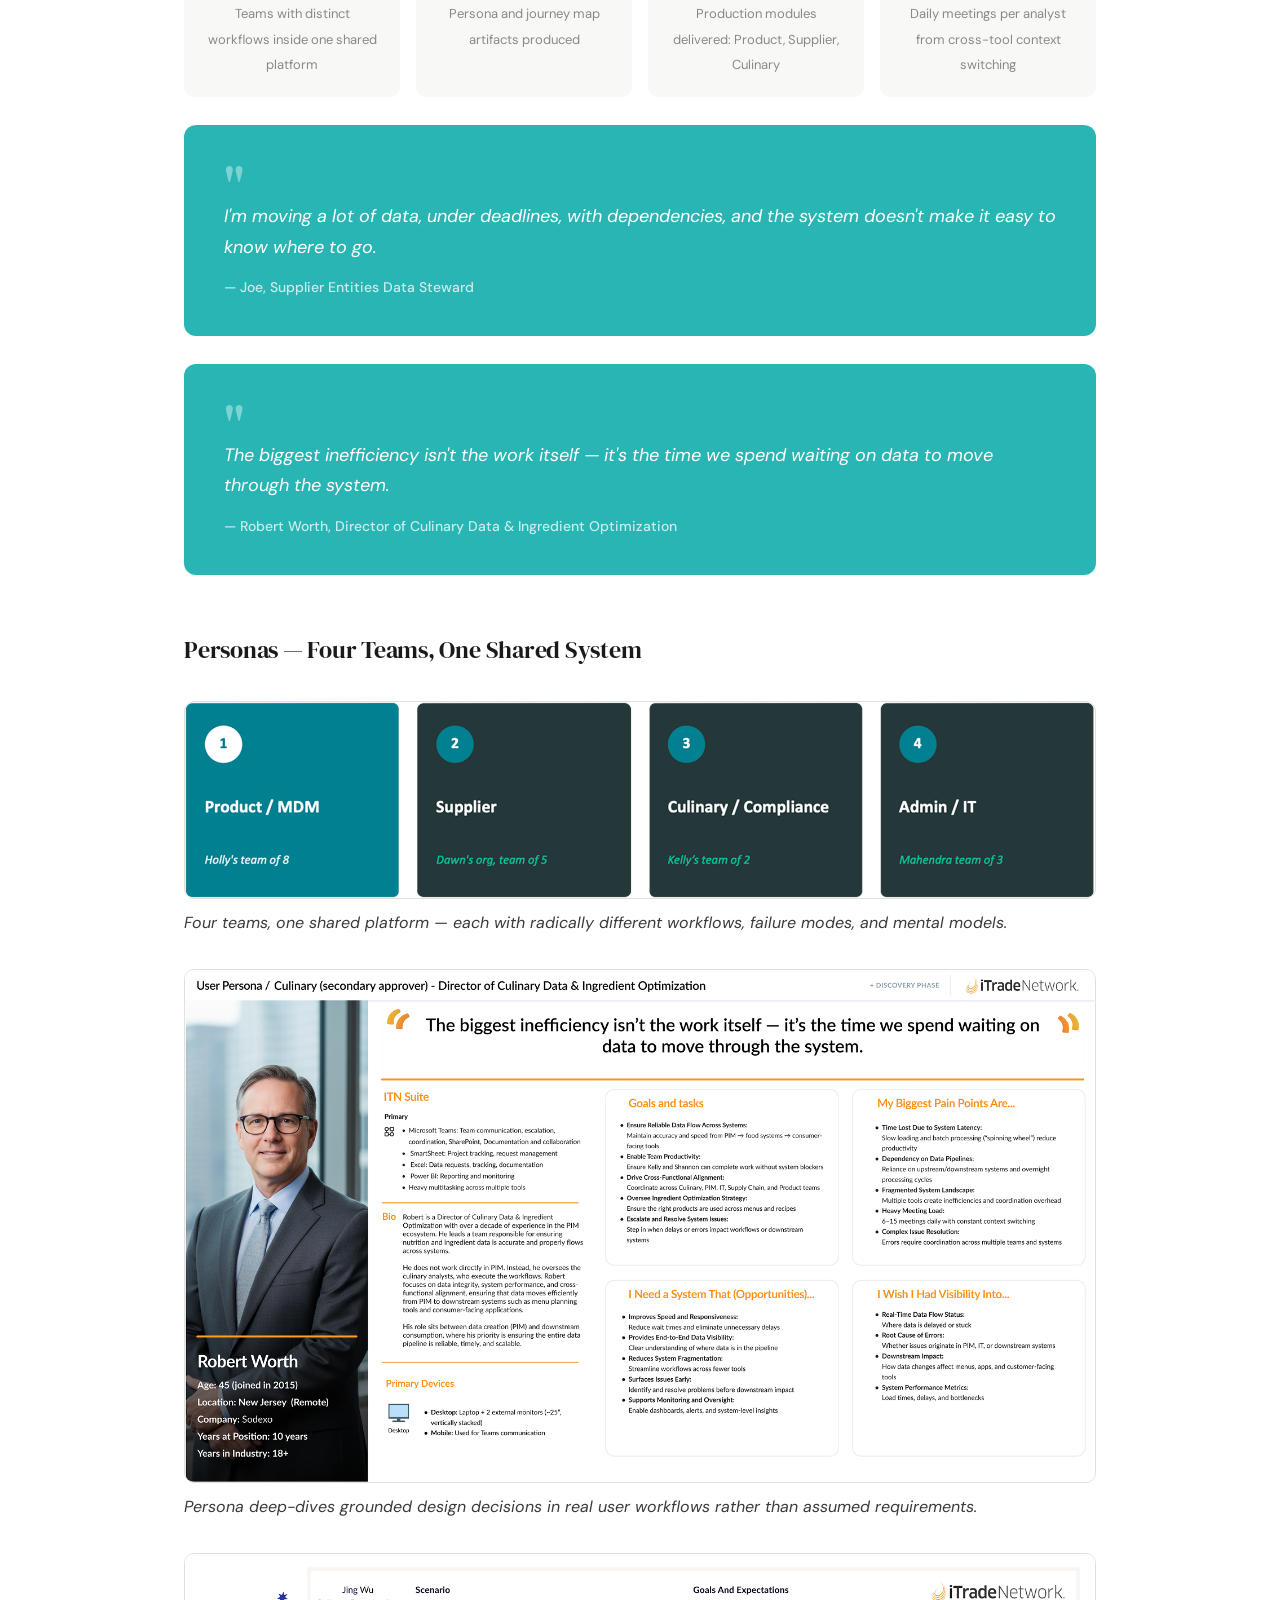
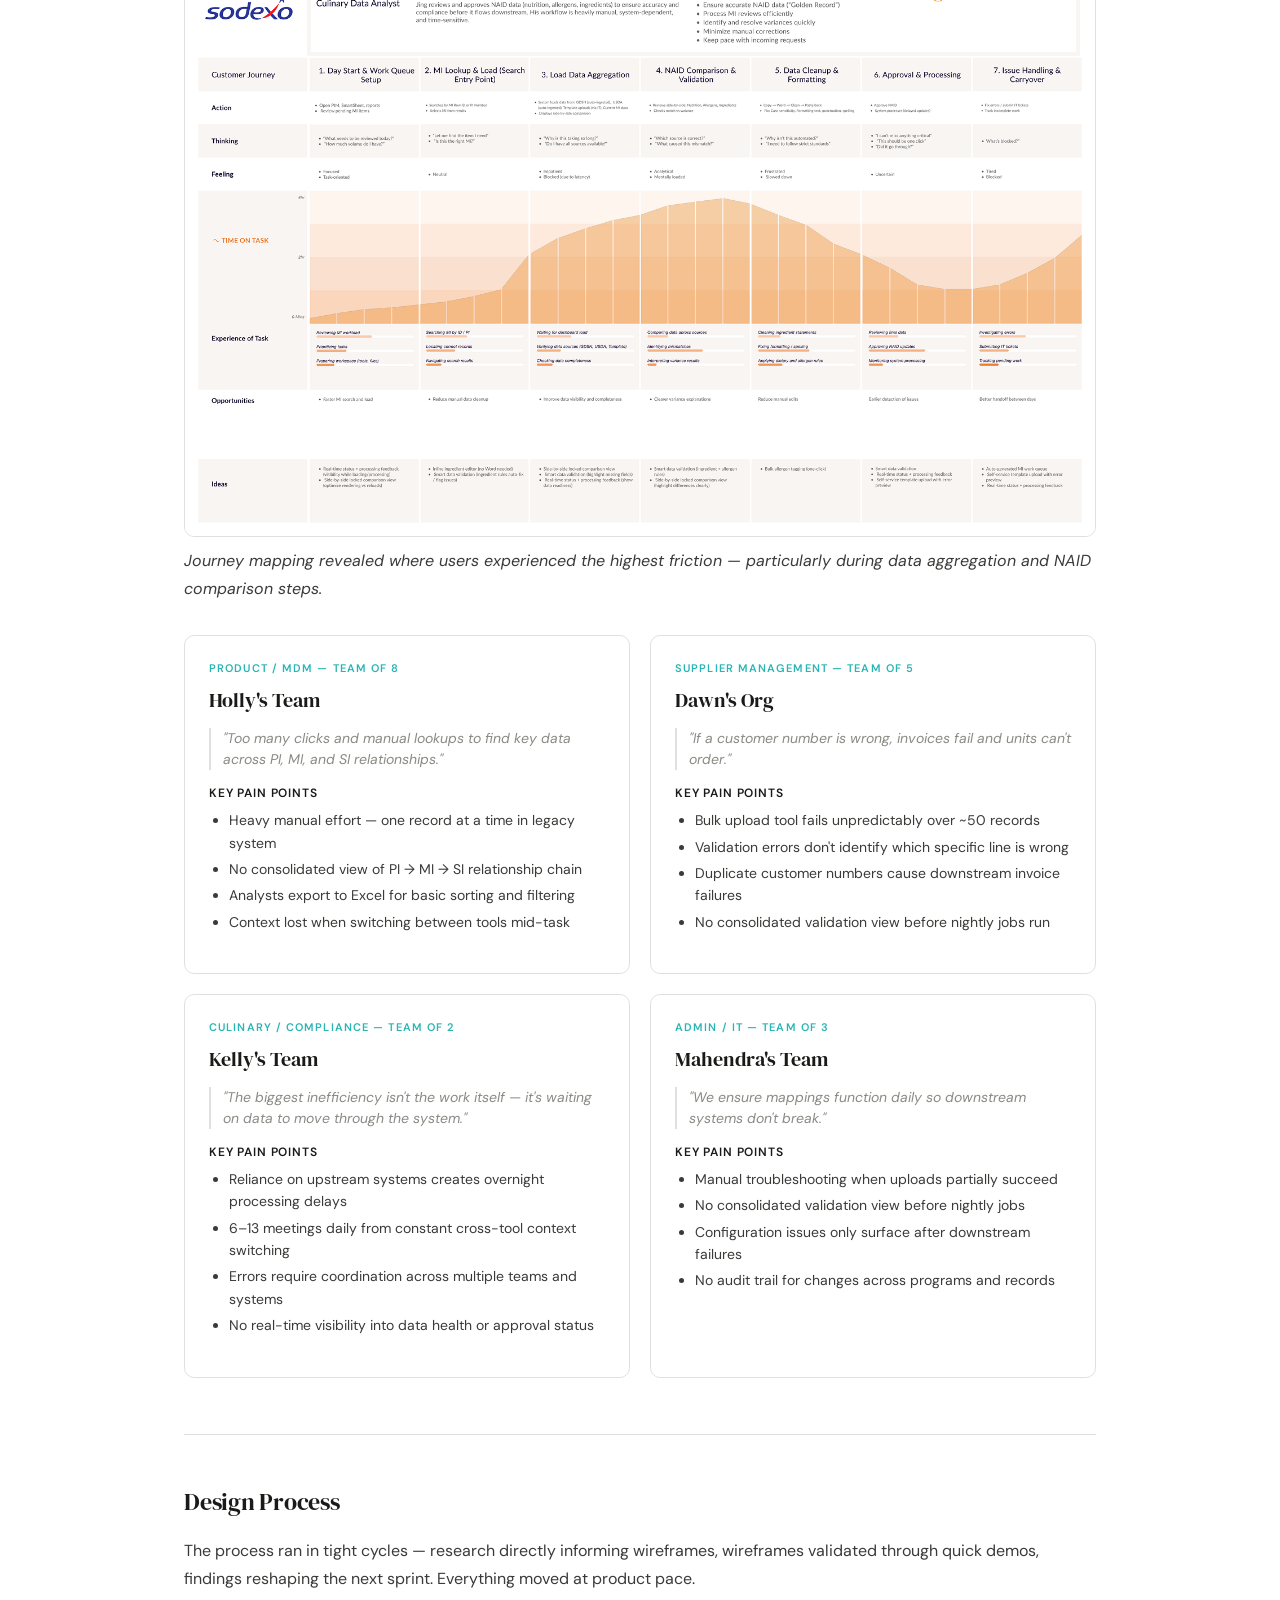
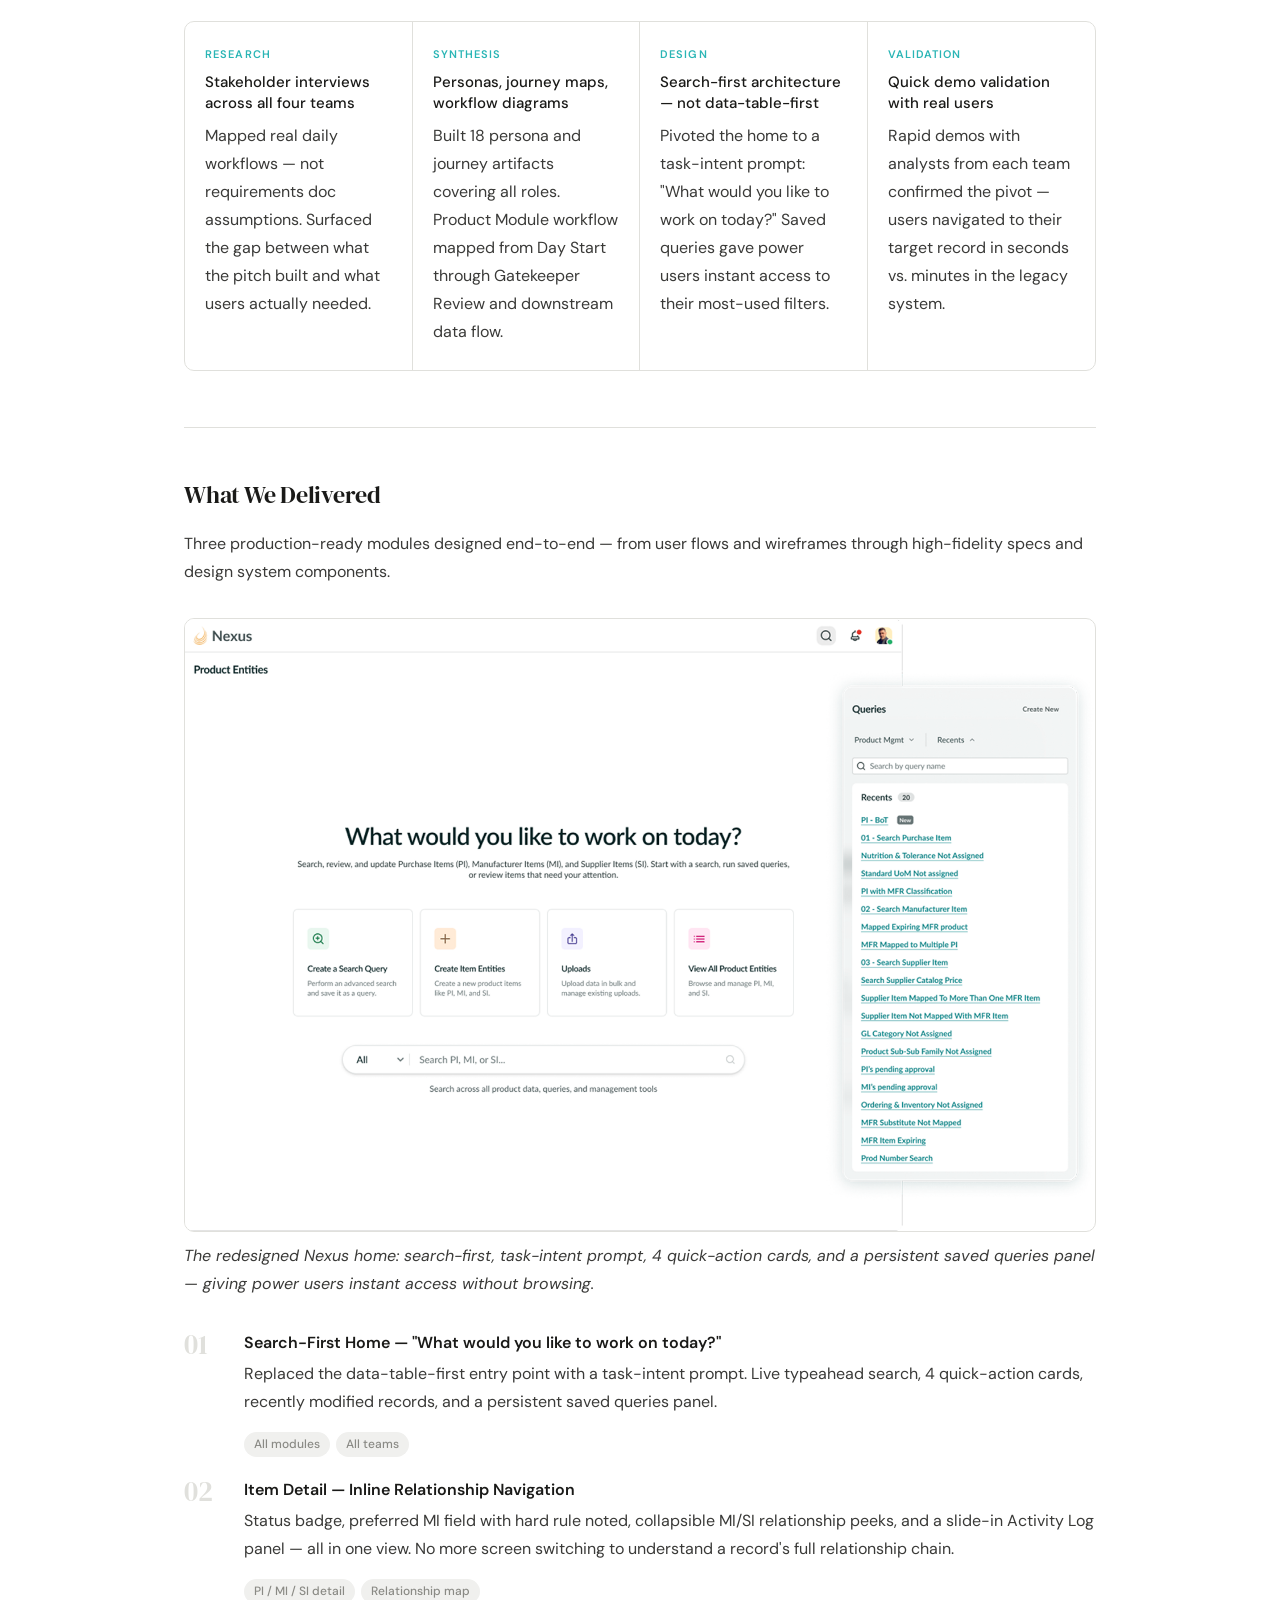
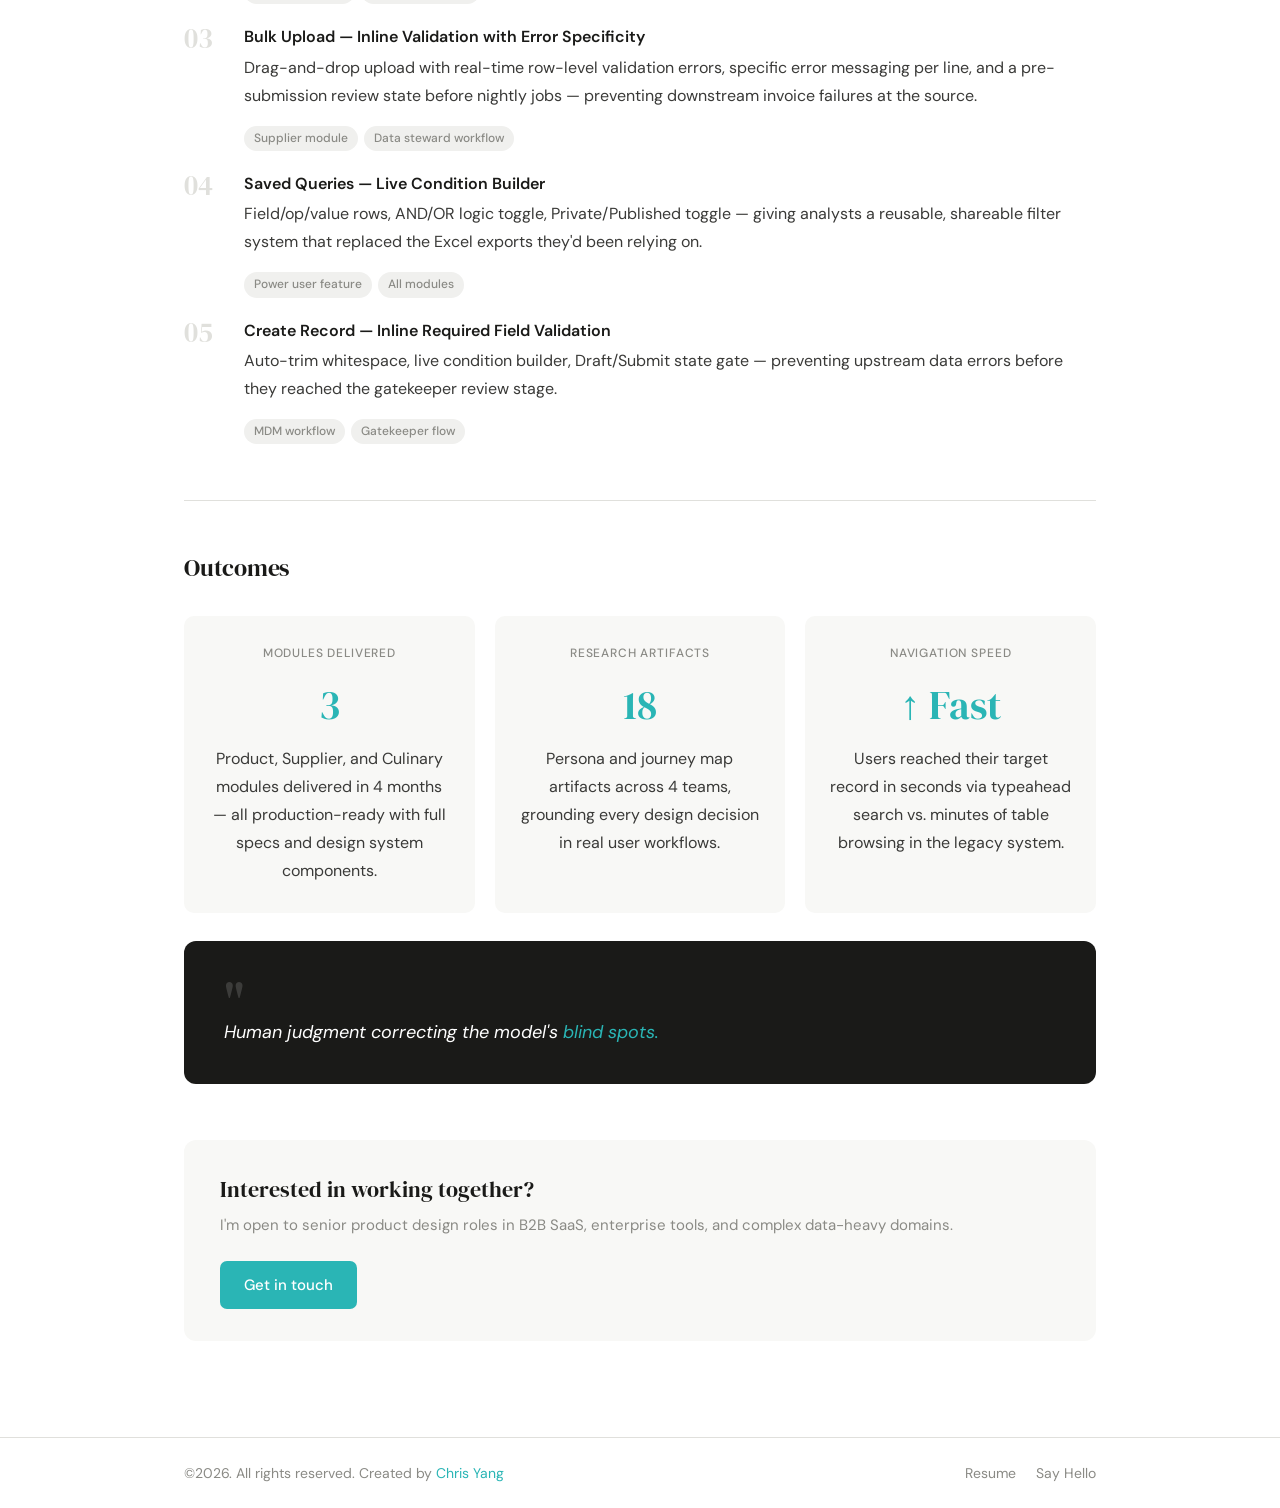
<file: nexus.html>
<!DOCTYPE html>
<html lang="en">
<head>
  <meta charset="UTF-8">
  <meta name="viewport" content="width=device-width, initial-scale=1.0">
  <title>Nexus — Christopher Yang</title>
  <link rel="stylesheet" href="css/style.css">
  <style>
    html, body { height: 100%; margin: 0; padding: 0; }
    .gate {
      position: fixed;
      top: 0; left: 0; right: 0; bottom: 0;
      background: #f0f0ee;
      z-index: 999999;
      display: flex;
      align-items: center;
      justify-content: center;
    }
    .gate-box {
      background: #ffffff;
      border-radius: 30px;
      padding: 48px 56px;
      display: flex;
      flex-direction: column;
      align-items: center;
      gap: 16px;
      box-shadow: 0 8px 40px rgba(0,0,0,0.08);
      min-width: 380px;
    }
    .gate-box h2 { font-family: 'DM Serif Display', Georgia, serif; font-size: 1.75rem; color: #1a1a18; font-weight: 400; margin: 0; text-align: center; }
    .gate-box p { font-size: 0.9375rem; color: #8a8a85; margin: 0; text-align: center; }
    .gate-form { display: flex; gap: 8px; margin-top: 8px; }
    .gate-input { padding: 10px 14px; border: 1px solid #e0e0dc; border-radius: 7px; font-family: 'DM Sans', system-ui, sans-serif; font-size: 0.9375rem; outline: none; width: 200px; }
    .gate-input:focus { border-color: #2ab5b5; }
    .gate-btn { padding: 10px 20px; background: #2ab5b5; color: white; border: none; border-radius: 7px; font-family: 'DM Sans', system-ui, sans-serif; font-size: 0.9375rem; font-weight: 500; cursor: pointer; }
    .gate-btn:hover { background: #1f9494; }
    .gate-error { color: #c0392b; font-size: 0.875rem; display: none; margin: 0; }

    .meta-grid { display: grid; grid-template-columns: repeat(5, 1fr); border: 1px solid #e0e0dc; border-radius: 10px; overflow: hidden; margin-top: 40px; }
    .meta-cell { padding: 20px 24px; border-right: 1px solid #e0e0dc; }
    .meta-cell:last-child { border-right: none; }
    .meta-label { font-size: 0.6875rem; font-weight: 500; letter-spacing: 0.09em; text-transform: uppercase; color: #8a8a85; margin-bottom: 6px; }
    .meta-value { font-size: 0.875rem; font-weight: 500; color: #1a1a18; line-height: 1.4; }

    .problem-list { display: flex; flex-direction: column; gap: 12px; margin-top: 20px; }
    .problem-item { display: flex; gap: 14px; align-items: flex-start; padding: 16px 20px; background: #f8f8f6; border-radius: 8px; border-left: 3px solid #2ab5b5; }
    .problem-q { font-size: 0.75rem; font-weight: 600; color: #2ab5b5; text-transform: uppercase; letter-spacing: 0.06em; flex-shrink: 0; padding-top: 2px; }
    .problem-text { font-size: 0.9375rem; color: #3a3a38; line-height: 1.6; margin: 0; }

    .research-stats { display: grid; grid-template-columns: repeat(4, 1fr); gap: 16px; margin: 28px 0; }
    .research-stat { background: #f8f8f6; border-radius: 10px; padding: 20px; text-align: center; }
    .research-stat-num { font-family: 'DM Serif Display', Georgia, serif; font-size: 2rem; color: #2ab5b5; display: block; margin-bottom: 6px; }
    .research-stat-label { font-size: 0.8125rem; color: #8a8a85; line-height: 1.4; }

    .quote-styled {
      background: #2ab5b5;
      border-radius: 12px;
      padding: 36px 40px;
      margin: 28px 0;
    }
    .quote-styled .qs-mark { font-family: 'DM Serif Display', Georgia, serif; font-size: 3rem; color: rgba(255,255,255,0.4); line-height: 1; margin-bottom: -8px; display: block; }
    .quote-styled p { font-size: 1.125rem; font-style: italic; color: #ffffff; line-height: 1.7; margin: 0 0 12px; }
    .quote-styled cite { font-size: 0.875rem; color: rgba(255,255,255,0.75); font-style: normal; font-weight: 500; }

    .quote-dark {
      background: #1a1a18;
      border-radius: 12px;
      padding: 36px 40px;
      margin: 28px 0;
    }
    .quote-dark .qs-mark { font-family: 'DM Serif Display', Georgia, serif; font-size: 3rem; color: rgba(255,255,255,0.15); line-height: 1; margin-bottom: -8px; display: block; }
    .quote-dark p { font-size: 1.125rem; font-style: italic; color: #ffffff; line-height: 1.7; margin: 0; }
    .quote-dark span { color: #2ab5b5; }

    .pivot-block { background: #1a1a18; border-radius: 12px; padding: 32px 36px; margin: 28px 0; }
    .pivot-block .pivot-label { font-size: 0.6875rem; font-weight: 600; letter-spacing: 0.1em; text-transform: uppercase; color: #2ab5b5; margin-bottom: 10px; }
    .pivot-block p { font-size: 1.0625rem; color: #ffffff; line-height: 1.65; margin: 0; font-style: italic; }

    .persona-grid { display: grid; grid-template-columns: repeat(2, 1fr); gap: 20px; margin-top: 24px; }
    .persona-card { border: 1px solid #e0e0dc; border-radius: 10px; padding: 24px; }
    .persona-role { font-size: 0.6875rem; font-weight: 600; letter-spacing: 0.1em; text-transform: uppercase; color: #2ab5b5; margin-bottom: 6px; }
    .persona-name { font-family: 'DM Serif Display', Georgia, serif; font-size: 1.25rem; color: #1a1a18; margin-bottom: 8px; }
    .persona-quote { font-size: 0.875rem; font-style: italic; color: #8a8a85; border-left: 2px solid #e0e0dc; padding-left: 12px; margin: 12px 0; line-height: 1.5; }
    .persona-pain-title { font-size: 0.75rem; font-weight: 600; text-transform: uppercase; letter-spacing: 0.07em; color: #1a1a18; margin: 14px 0 6px; }
    .persona-pain-list { padding-left: 16px; margin: 0; }
    .persona-pain-list li { font-size: 0.875rem; color: #3a3a38; line-height: 1.6; margin-bottom: 4px; }

    .process-flow { display: grid; grid-template-columns: repeat(4, 1fr); margin: 28px 0; border: 1px solid #e0e0dc; border-radius: 10px; overflow: hidden; }
    .process-step { padding: 24px 20px; border-right: 1px solid #e0e0dc; }
    .process-step:last-child { border-right: none; }
    .process-phase { font-size: 0.6875rem; font-weight: 600; letter-spacing: 0.1em; text-transform: uppercase; color: #2ab5b5; margin-bottom: 8px; }
    .process-title { font-size: 0.9375rem; font-weight: 500; color: #1a1a18; margin-bottom: 8px; line-height: 1.4; }
    .process-desc { font-size: 0.8125rem; color: #8a8a85; line-height: 1.6; margin: 0; }

    .del-list { display: flex; flex-direction: column; gap: 20px; margin-top: 24px; }
    .del-item { display: flex; gap: 20px; align-items: flex-start; }
    .del-n { font-family: 'DM Serif Display', Georgia, serif; font-size: 1.75rem; color: #e0e0dc; flex-shrink: 0; line-height: 1; width: 40px; }
    .del-title { font-weight: 600; font-size: 1rem; color: #1a1a18; margin-bottom: 4px; }
    .del-body { font-size: 0.9375rem; color: #3a3a38; line-height: 1.7; margin: 0 0 8px; }
    .chips { display: flex; gap: 6px; flex-wrap: wrap; }
    .chip { font-size: 0.75rem; font-weight: 500; padding: 3px 10px; background: #f0f0ee; border-radius: 99px; color: #8a8a85; }

    .outcome-row { display: grid; grid-template-columns: repeat(3, 1fr); gap: 20px; margin: 28px 0; }
    .outcome-cell { background: #f8f8f6; border-radius: 10px; padding: 28px 24px; text-align: center; }
    .outcome-label { font-size: 0.75rem; font-weight: 500; letter-spacing: 0.07em; text-transform: uppercase; color: #8a8a85; margin-bottom: 10px; }
    .outcome-n { font-family: 'DM Serif Display', Georgia, serif; font-size: 2.5rem; color: #2ab5b5; margin-bottom: 8px; display: block; }
    .outcome-desc { font-size: 0.8125rem; color: #8a8a85; line-height: 1.5; margin: 0; }

    .cta-block { display: flex; align-items: center; justify-content: space-between; background: #f8f8f6; border-radius: 12px; padding: 32px 36px; margin-top: 56px; gap: 24px; }
    .cta-block h3 { font-family: 'DM Serif Display', Georgia, serif; font-size: 1.375rem; color: #1a1a18; margin-bottom: 6px; font-weight: 400; }
    .cta-block p { font-size: 0.9375rem; color: #8a8a85; margin: 0; }
    .cta-link { padding: 12px 24px; background: #2ab5b5; color: white; border-radius: 7px; font-weight: 500; font-size: 0.9375rem; white-space: nowrap; }
    .cta-link:hover { background: #1f9494; }

    @media (max-width: 680px) {
      .gate-box { min-width: unset; padding: 32px 24px; margin: 24px; }
      .meta-grid { grid-template-columns: repeat(2, 1fr); }
      .research-stats { grid-template-columns: repeat(2, 1fr); }
      .persona-grid, .outcome-row { grid-template-columns: 1fr; }
      .process-flow { grid-template-columns: 1fr; }
      .process-step { border-right: none; border-bottom: 1px solid #e0e0dc; }
      .cta-block { flex-direction: column; align-items: flex-start; }
    }
  </style>
</head>
<body>

<div class="gate" id="gate">
  <div class="gate-box">
    <h2>Password Required</h2>
    <p>This case study is available to select viewers.</p>
    <div class="gate-form">
      <input type="password" class="gate-input" id="gate-input" placeholder="Enter password">
      <button class="gate-btn" onclick="checkPassword()">Enter</button>
    </div>
    <p class="gate-error" id="gate-error">Incorrect password. Please try again.</p>
  </div>
</div>

<nav class="nav">
  <div class="nav-inner">
    <a href="index.html" class="nav-logo">
      <div class="nav-logo-icon">
        <span></span><span></span><span></span>
        <span></span><span></span><span></span>
        <span></span><span></span><span></span>
      </div>
      Chrisyang
    </a>
    <div class="nav-links">
      <div class="nav-dropdown">
        <div class="nav-dropdown-trigger">
          Works
          <svg width="12" height="12" viewBox="0 0 12 12" fill="none"><path d="M2 4L6 8L10 4" stroke="currentColor" stroke-width="1.5" stroke-linecap="round" stroke-linejoin="round"/></svg>
        </div>
        <div class="nav-dropdown-menu">
          <a href="ai-experiment.html" class="nav-dropdown-item"><span class="nav-dropdown-item-title">AI Design</span></a>
          <a href="platform.html" class="nav-dropdown-item"><span class="nav-dropdown-item-title">Platform design</span></a>
          <a href="apps.html" class="nav-dropdown-item"><span class="nav-dropdown-item-title">App design</span></a>
          <a href="branding.html" class="nav-dropdown-item"><span class="nav-dropdown-item-title">Branding</span></a>
          <a href="assessment.html" class="nav-dropdown-item"><span class="nav-dropdown-item-title">Assessment</span></a>
          <a href="secret.html" class="nav-dropdown-item"><span class="nav-dropdown-item-title">SaaS Design</span></a>
          <a href="nexus.html" class="nav-dropdown-item"><span class="nav-dropdown-item-title">Nexus — MDM</span></a>
        </div>
      </div>
      <a href="https://drive.google.com/file/d/1PKk_yvtjGGQ4_b9qK4UiG_FFVXlT4Xbw/view?usp=sharing" target="_blank" class="nav-resume">Resume</a>
      <a href="contact.html" class="nav-cta">Say Hello</a>
    </div>
    <div class="nav-mobile-toggle" aria-label="Toggle menu">
      <span></span><span></span><span></span>
    </div>
  </div>
</nav>

<main class="page">
  <div class="container">

    <header class="case-hero">
      <div class="case-hero-eyebrow">SaaS Design · Master Data Management</div>
      <h1>Steering an Accelerated Pitch Back to What Users Actually Needed</h1>
      <p class="case-hero-sub">How research-led design redirected a misaligned prototype and delivered 3 production-ready modules for Sodexo's single source of truth platform.</p>
      <div class="meta-grid">
        <div class="meta-cell"><div class="meta-label">Client</div><div class="meta-value">Sodexo</div></div>
        <div class="meta-cell"><div class="meta-label">My Role</div><div class="meta-value">Senior Product Designer</div></div>
        <div class="meta-cell"><div class="meta-label">Type</div><div class="meta-value">SaaS · Supply Chain</div></div>
        <div class="meta-cell"><div class="meta-label">Duration</div><div class="meta-value">4 months · 2026</div></div>
        <div class="meta-cell"><div class="meta-label">Scope</div><div class="meta-value">UI/UX · User Research · Wireframe · Design System</div></div>
      </div>
    </header>

    <div class="case-body">

      <!-- ABOUT -->
      <section class="case-section">
        <h3>About Nexus</h3>
        <p>Nexus is Sodexo's Master Data Platform — a single source of truth for product, supplier, culinary, and compliance data across the entire supply chain. The platform consolidates fragmented legacy systems used by four internal teams: Product/MDM, Supplier Management, Culinary/Compliance, and Admin/IT.</p>
        <p>Before Nexus, these teams operated across disconnected tools — SharePoint, Smartsheet, Excel, and multiple internal databases — with no unified view of item relationships, data health, or workflow status. Errors upstream cascaded silently into downstream invoicing and compliance failures.</p>
        <div class="case-img-block">
          <img src="images/nexus/Nexus-002-Legacy_system_problem.png" alt="Legacy Sodexo MDM system showing fragmented, dense data layout">
          <p class="case-img-caption">The legacy Sodexo MDM — fragmented systems, confusing UI interactions, and difficult onboarding were the core problems to solve.</p>
        </div>
      </section>

      <hr class="case-divider">

      <!-- THE PROBLEM -->
      <section class="case-section">
        <h3>The Problem — What the Pitch Missed</h3>
        <p>The initial PM-synthesized prototype had been greenlit and built quickly — but it was solving the wrong problem. It prioritized displaying comprehensive data tables over fast, targeted access. When real users got in front of it, the gaps were immediate.</p>

        <div class="case-img-block">
          <img src="images/nexus/nexus-005a-Pitch_prototype_screenshot.png" alt="Pitch prototype screenshot">
          <p class="case-img-caption">The greenlit prototype — PM synthesized requirements, built fast, and moved forward. Real design work surfaced what it missed.</p>
        </div>
        <div class="case-img-block">
          <img src="images/nexus/nexus-005b-Pitch_prototype_screenshot.png" alt="Nexus prototype — Relationship Map and product management view">
          <p class="case-img-caption">The prototype's relationship map view — comprehensive but not what analysts actually needed day-to-day.</p>
        </div>
        <div class="case-img-block">
          <img src="images/nexus/nexus-008-what_the_pitch_missed.png" alt="What the pitch missed — flow diagram">
          <p class="case-img-caption">The pitch assumed users wanted to browse the full data table. Users actually needed fast search and direct navigation to a specific record to troubleshoot it.</p>
        </div>

        <div class="problem-list">
          <div class="problem-item">
            <span class="problem-q">Gap</span>
            <p class="problem-text">How might we give users fast search and direct navigation to a specific item's detail view — instead of forcing them to browse a full data table?</p>
          </div>
          <div class="problem-item">
            <span class="problem-q">Gap</span>
            <p class="problem-text">How might we surface PI → MI → SI data relationships inline without requiring analysts to navigate between disconnected screens?</p>
          </div>
          <div class="problem-item">
            <span class="problem-q">Gap</span>
            <p class="problem-text">How might we design bulk upload with inline validation so data stewards can catch errors before they cascade into downstream invoicing failures?</p>
          </div>
          <div class="problem-item">
            <span class="problem-q">Gap</span>
            <p class="problem-text">How might we support four distinct teams with overlapping but conflicting workflows inside a single unified platform?</p>
          </div>
        </div>

        <div class="pivot-block">
          <div class="pivot-label">The Pivot</div>
          <p>"Sophistication isn't more features — it's bringing users back to what they actually need."</p>
        </div>
      </section>

      <hr class="case-divider">

      <!-- DISCOVERY -->
      <section class="case-section">
        <h3>Discovery — What Research Revealed</h3>
        <p>I ran stakeholder interviews across all four teams and mapped their actual day-to-day workflows. Analysts didn't start their day browsing data tables. They started with a specific request — a supplier item number, a product ID, a flagged error from finance — and needed to get directly to that record, troubleshoot it, and move on.</p>

        <div class="case-img-block">
          <img src="images/nexus/nexus-009-what-research-revealed-workflow.png" alt="Product Module Workflow — Analyst and Gatekeeper">
          <p class="case-img-caption">Product Module workflow mapped end-to-end: from Day Start through Query, Locate Records, Gatekeeper Review, and Downstream Data Flow — exposing exactly where the system broke down.</p>
        </div>

        <div class="research-stats">
          <div class="research-stat"><span class="research-stat-num">4</span><span class="research-stat-label">Teams with distinct workflows inside one shared platform</span></div>
          <div class="research-stat"><span class="research-stat-num">18</span><span class="research-stat-label">Persona and journey map artifacts produced</span></div>
          <div class="research-stat"><span class="research-stat-num">3</span><span class="research-stat-label">Production modules delivered: Product, Supplier, Culinary</span></div>
          <div class="research-stat"><span class="research-stat-num">6–13</span><span class="research-stat-label">Daily meetings per analyst from cross-tool context switching</span></div>
        </div>

        <!-- HTML-styled quotes -->
        <div class="quote-styled">
          <span class="qs-mark">"</span>
          <p>I'm moving a lot of data, under deadlines, with dependencies, and the system doesn't make it easy to know where to go.</p>
          <cite>— Joe, Supplier Entities Data Steward</cite>
        </div>

        <div class="quote-styled">
          <span class="qs-mark">"</span>
          <p>The biggest inefficiency isn't the work itself — it's the time we spend waiting on data to move through the system.</p>
          <cite>— Robert Worth, Director of Culinary Data & Ingredient Optimization</cite>
        </div>
      </section>

      <!-- PERSONAS -->
      <section class="case-section">
        <h3>Personas — Four Teams, One Shared System</h3>
        <div class="case-img-block">
          <img src="images/nexus/nexus-003-Four_teams_cards.png" alt="Four teams: Product/MDM, Supplier, Culinary/Compliance, Admin/IT">
          <p class="case-img-caption">Four teams, one shared platform — each with radically different workflows, failure modes, and mental models.</p>
        </div>
        <div class="case-img-block">
          <img src="images/nexus/neuxs-007a-persona.png" alt="Persona — Robert Worth, Director of Culinary Data">
          <p class="case-img-caption">Persona deep-dives grounded design decisions in real user workflows rather than assumed requirements.</p>
        </div>
        <div class="case-img-block">
          <img src="images/nexus/nexus-007b-journeymap.png" alt="Customer journey map — Culinary Data Analyst">
          <p class="case-img-caption">Journey mapping revealed where users experienced the highest friction — particularly during data aggregation and NAID comparison steps.</p>
        </div>

        <div class="persona-grid">
          <div class="persona-card">
            <div class="persona-role">Product / MDM — Team of 8</div>
            <div class="persona-name">Holly's Team</div>
            <div class="persona-quote">"Too many clicks and manual lookups to find key data across PI, MI, and SI relationships."</div>
            <div class="persona-pain-title">Key Pain Points</div>
            <ul class="persona-pain-list">
              <li>Heavy manual effort — one record at a time in legacy system</li>
              <li>No consolidated view of PI → MI → SI relationship chain</li>
              <li>Analysts export to Excel for basic sorting and filtering</li>
              <li>Context lost when switching between tools mid-task</li>
            </ul>
          </div>
          <div class="persona-card">
            <div class="persona-role">Supplier Management — Team of 5</div>
            <div class="persona-name">Dawn's Org</div>
            <div class="persona-quote">"If a customer number is wrong, invoices fail and units can't order."</div>
            <div class="persona-pain-title">Key Pain Points</div>
            <ul class="persona-pain-list">
              <li>Bulk upload tool fails unpredictably over ~50 records</li>
              <li>Validation errors don't identify which specific line is wrong</li>
              <li>Duplicate customer numbers cause downstream invoice failures</li>
              <li>No consolidated validation view before nightly jobs run</li>
            </ul>
          </div>
          <div class="persona-card">
            <div class="persona-role">Culinary / Compliance — Team of 2</div>
            <div class="persona-name">Kelly's Team</div>
            <div class="persona-quote">"The biggest inefficiency isn't the work itself — it's waiting on data to move through the system."</div>
            <div class="persona-pain-title">Key Pain Points</div>
            <ul class="persona-pain-list">
              <li>Reliance on upstream systems creates overnight processing delays</li>
              <li>6–13 meetings daily from constant cross-tool context switching</li>
              <li>Errors require coordination across multiple teams and systems</li>
              <li>No real-time visibility into data health or approval status</li>
            </ul>
          </div>
          <div class="persona-card">
            <div class="persona-role">Admin / IT — Team of 3</div>
            <div class="persona-name">Mahendra's Team</div>
            <div class="persona-quote">"We ensure mappings function daily so downstream systems don't break."</div>
            <div class="persona-pain-title">Key Pain Points</div>
            <ul class="persona-pain-list">
              <li>Manual troubleshooting when uploads partially succeed</li>
              <li>No consolidated validation view before nightly jobs</li>
              <li>Configuration issues only surface after downstream failures</li>
              <li>No audit trail for changes across programs and records</li>
            </ul>
          </div>
        </div>
      </section>

      <hr class="case-divider">

      <!-- PROCESS -->
      <section class="case-section">
        <h3>Design Process</h3>
        <p>The process ran in tight cycles — research directly informing wireframes, wireframes validated through quick demos, findings reshaping the next sprint. Everything moved at product pace.</p>

        <div class="process-flow">
          <div class="process-step">
            <div class="process-phase">Research</div>
            <div class="process-title">Stakeholder interviews across all four teams</div>
            <p class="process-desc">Mapped real daily workflows — not requirements doc assumptions. Surfaced the gap between what the pitch built and what users actually needed.</p>
          </div>
          <div class="process-step">
            <div class="process-phase">Synthesis</div>
            <div class="process-title">Personas, journey maps, workflow diagrams</div>
            <p class="process-desc">Built 18 persona and journey artifacts covering all roles. Product Module workflow mapped from Day Start through Gatekeeper Review and downstream data flow.</p>
          </div>
          <div class="process-step">
            <div class="process-phase">Design</div>
            <div class="process-title">Search-first architecture — not data-table-first</div>
            <p class="process-desc">Pivoted the home to a task-intent prompt: "What would you like to work on today?" Saved queries gave power users instant access to their most-used filters.</p>
          </div>
          <div class="process-step">
            <div class="process-phase">Validation</div>
            <div class="process-title">Quick demo validation with real users</div>
            <p class="process-desc">Rapid demos with analysts from each team confirmed the pivot — users navigated to their target record in seconds vs. minutes in the legacy system.</p>
          </div>
        </div>
      </section>

      <hr class="case-divider">

      <!-- DELIVERABLES -->
      <section class="case-section">
        <h3>What We Delivered</h3>
        <p>Three production-ready modules designed end-to-end — from user flows and wireframes through high-fidelity specs and design system components.</p>

        <div class="case-img-block">
          <img src="images/nexus/nexus-011-nexus-homepage-redesign.png" alt="Nexus redesigned home — search-first, What would you like to work on today?">
          <p class="case-img-caption">The redesigned Nexus home: search-first, task-intent prompt, 4 quick-action cards, and a persistent saved queries panel — giving power users instant access without browsing.</p>
        </div>

        <div class="del-list">
          <div class="del-item">
            <div class="del-n">01</div>
            <div>
              <div class="del-title">Search-First Home — "What would you like to work on today?"</div>
              <p class="del-body">Replaced the data-table-first entry point with a task-intent prompt. Live typeahead search, 4 quick-action cards, recently modified records, and a persistent saved queries panel.</p>
              <div class="chips"><span class="chip">All modules</span><span class="chip">All teams</span></div>
            </div>
          </div>
          <div class="del-item">
            <div class="del-n">02</div>
            <div>
              <div class="del-title">Item Detail — Inline Relationship Navigation</div>
              <p class="del-body">Status badge, preferred MI field with hard rule noted, collapsible MI/SI relationship peeks, and a slide-in Activity Log panel — all in one view. No more screen switching to understand a record's full relationship chain.</p>
              <div class="chips"><span class="chip">PI / MI / SI detail</span><span class="chip">Relationship map</span></div>
            </div>
          </div>
          <div class="del-item">
            <div class="del-n">03</div>
            <div>
              <div class="del-title">Bulk Upload — Inline Validation with Error Specificity</div>
              <p class="del-body">Drag-and-drop upload with real-time row-level validation errors, specific error messaging per line, and a pre-submission review state before nightly jobs — preventing downstream invoice failures at the source.</p>
              <div class="chips"><span class="chip">Supplier module</span><span class="chip">Data steward workflow</span></div>
            </div>
          </div>
          <div class="del-item">
            <div class="del-n">04</div>
            <div>
              <div class="del-title">Saved Queries — Live Condition Builder</div>
              <p class="del-body">Field/op/value rows, AND/OR logic toggle, Private/Published toggle — giving analysts a reusable, shareable filter system that replaced the Excel exports they'd been relying on.</p>
              <div class="chips"><span class="chip">Power user feature</span><span class="chip">All modules</span></div>
            </div>
          </div>
          <div class="del-item">
            <div class="del-n">05</div>
            <div>
              <div class="del-title">Create Record — Inline Required Field Validation</div>
              <p class="del-body">Auto-trim whitespace, live condition builder, Draft/Submit state gate — preventing upstream data errors before they reached the gatekeeper review stage.</p>
              <div class="chips"><span class="chip">MDM workflow</span><span class="chip">Gatekeeper flow</span></div>
            </div>
          </div>
        </div>
      </section>

      <hr class="case-divider">

      <!-- OUTCOMES -->
      <section class="case-section">
        <h3>Outcomes</h3>
        <div class="outcome-row">
          <div class="outcome-cell">
            <div class="outcome-label">Modules Delivered</div>
            <span class="outcome-n">3</span>
            <p class="outcome-desc">Product, Supplier, and Culinary modules delivered in 4 months — all production-ready with full specs and design system components.</p>
          </div>
          <div class="outcome-cell">
            <div class="outcome-label">Research Artifacts</div>
            <span class="outcome-n">18</span>
            <p class="outcome-desc">Persona and journey map artifacts across 4 teams, grounding every design decision in real user workflows.</p>
          </div>
          <div class="outcome-cell">
            <div class="outcome-label">Navigation Speed</div>
            <span class="outcome-n">↑ Fast</span>
            <p class="outcome-desc">Users reached their target record in seconds via typeahead search vs. minutes of table browsing in the legacy system.</p>
          </div>
        </div>

        <div class="quote-dark">
          <span class="qs-mark">"</span>
          <p>Human judgment correcting the model's <span>blind spots.</span></p>
        </div>
      </section>

      <div class="cta-block">
        <div>
          <h3>Interested in working together?</h3>
          <p>I'm open to senior product design roles in B2B SaaS, enterprise tools, and complex data-heavy domains.</p>
        </div>
        <a href="contact.html" class="cta-link">Get in touch</a>
      </div>

    </div>
  </div>
</main>

<footer class="footer">
  <div class="footer-inner">
    <p class="footer-copy">©2026. All rights reserved. Created by <a href="mailto:Chris.yang.design@gmail.com">Chris Yang</a></p>
    <div class="footer-links">
      <a href="https://drive.google.com/file/d/1PKk_yvtjGGQ4_b9qK4UiG_FFVXlT4Xbw/view?usp=sharing" target="_blank">Resume</a>
      <a href="contact.html">Say Hello</a>
    </div>
  </div>
</footer>

<script src="js/main.js"></script>
<script>
  function checkPassword() {
    var input = document.getElementById('gate-input').value;
    if (input === 'saas') {
      document.getElementById('gate').style.display = 'none';
    } else {
      document.getElementById('gate-error').style.display = 'block';
    }
  }
  document.getElementById('gate-input').addEventListener('keydown', function(e) {
    if (e.key === 'Enter') checkPassword();
  });
</script>
</body>
</html>
</file>
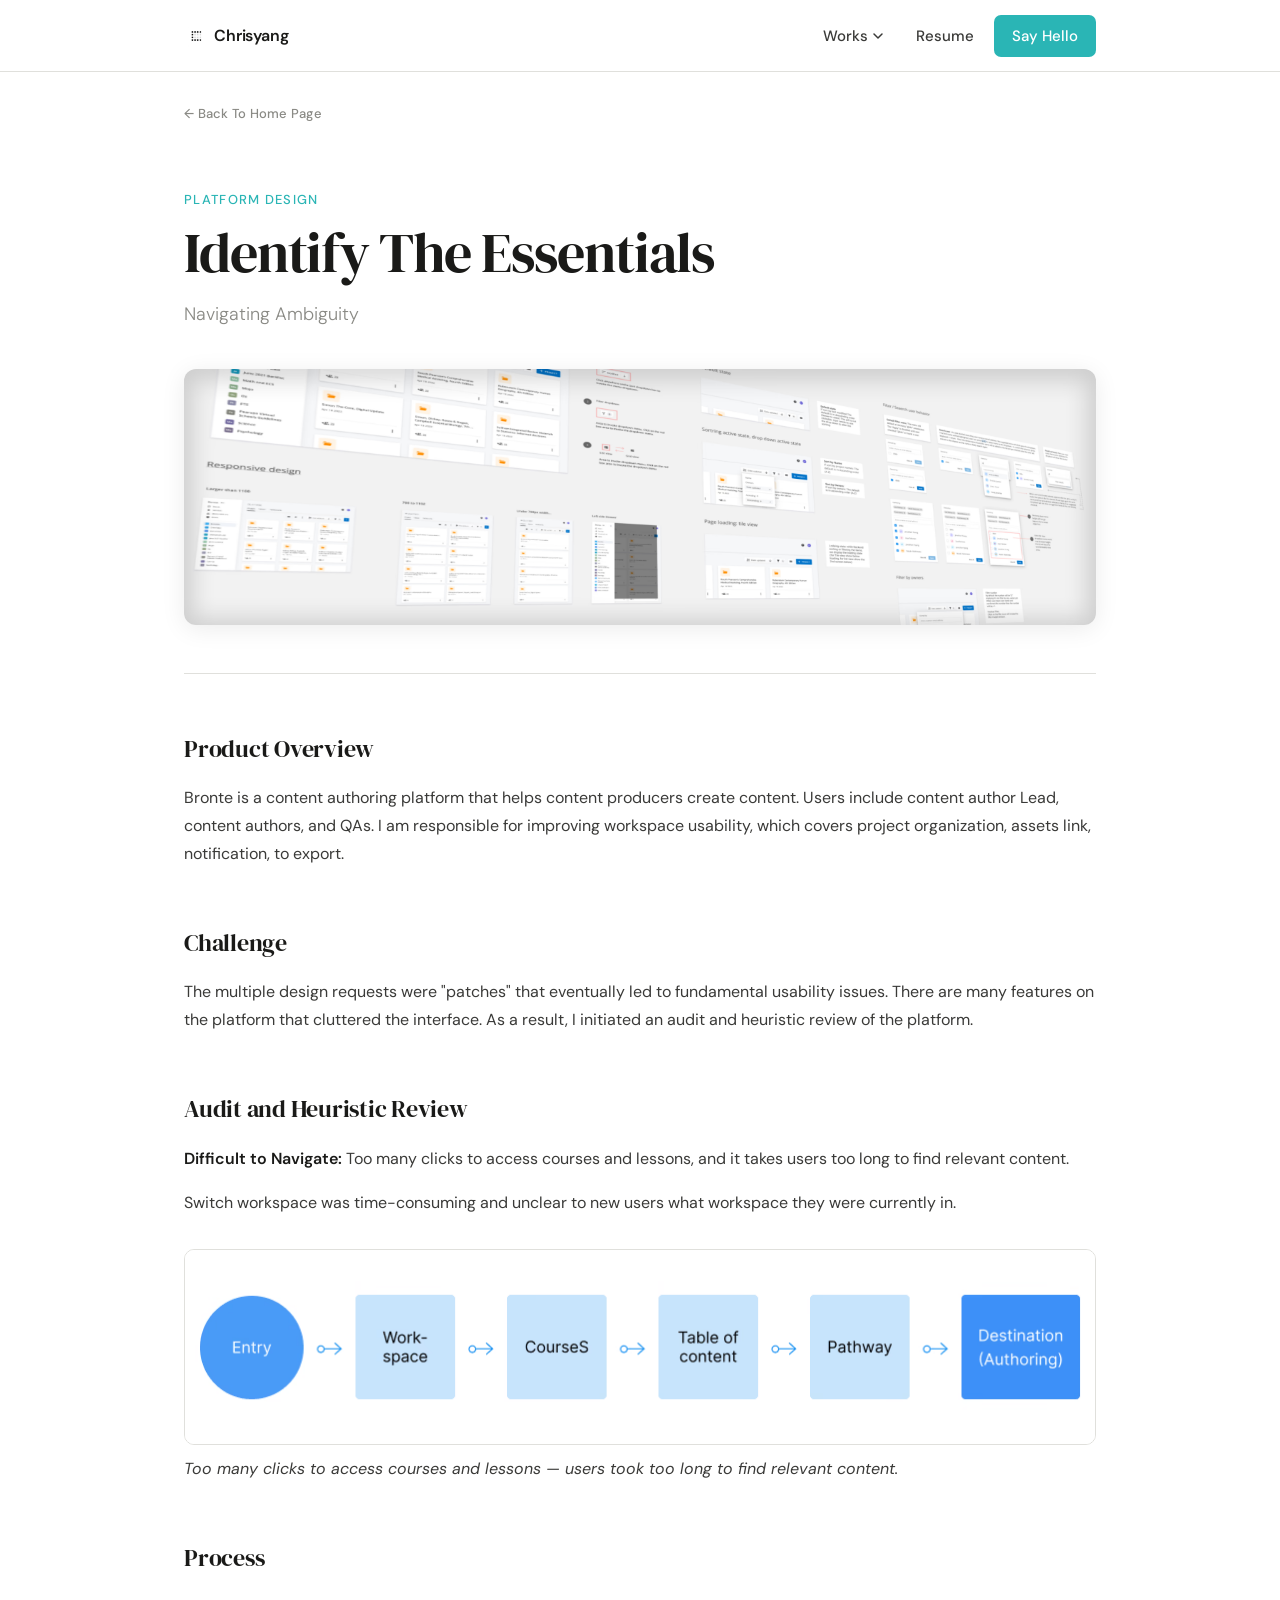
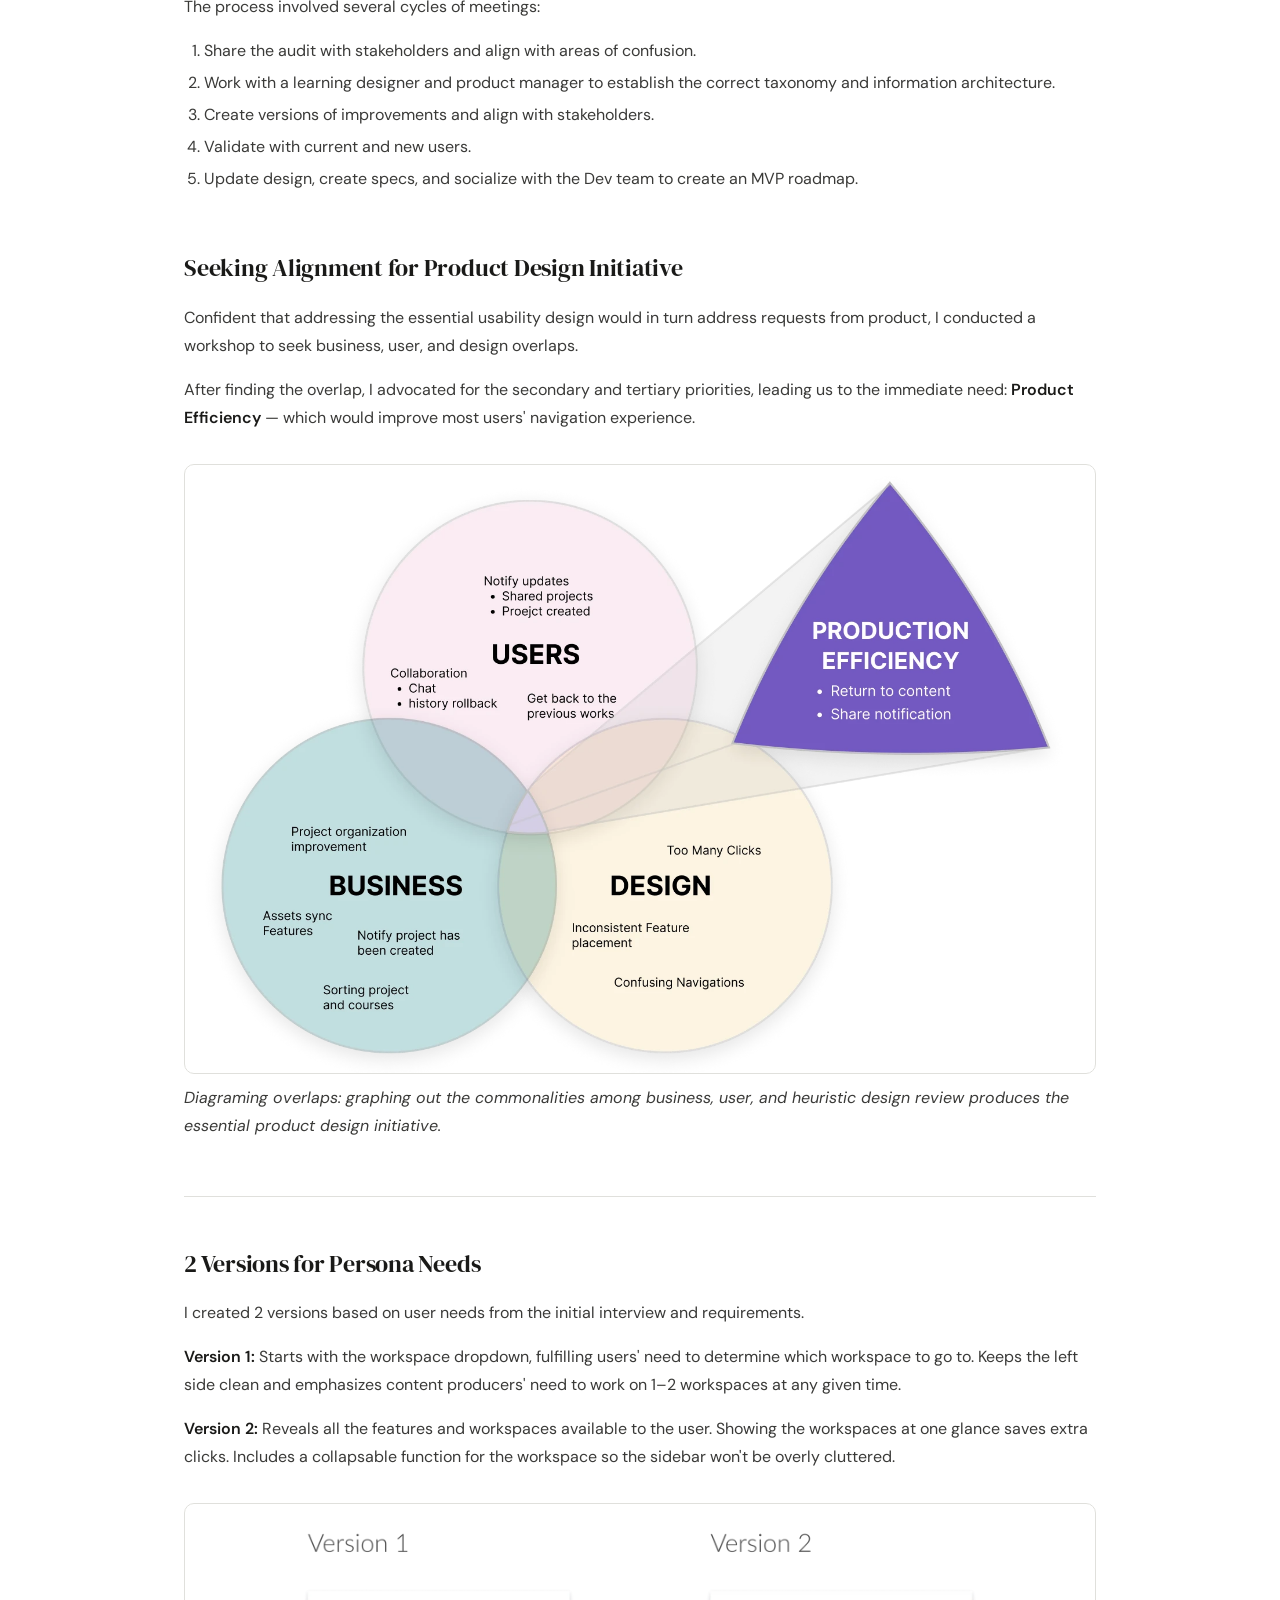
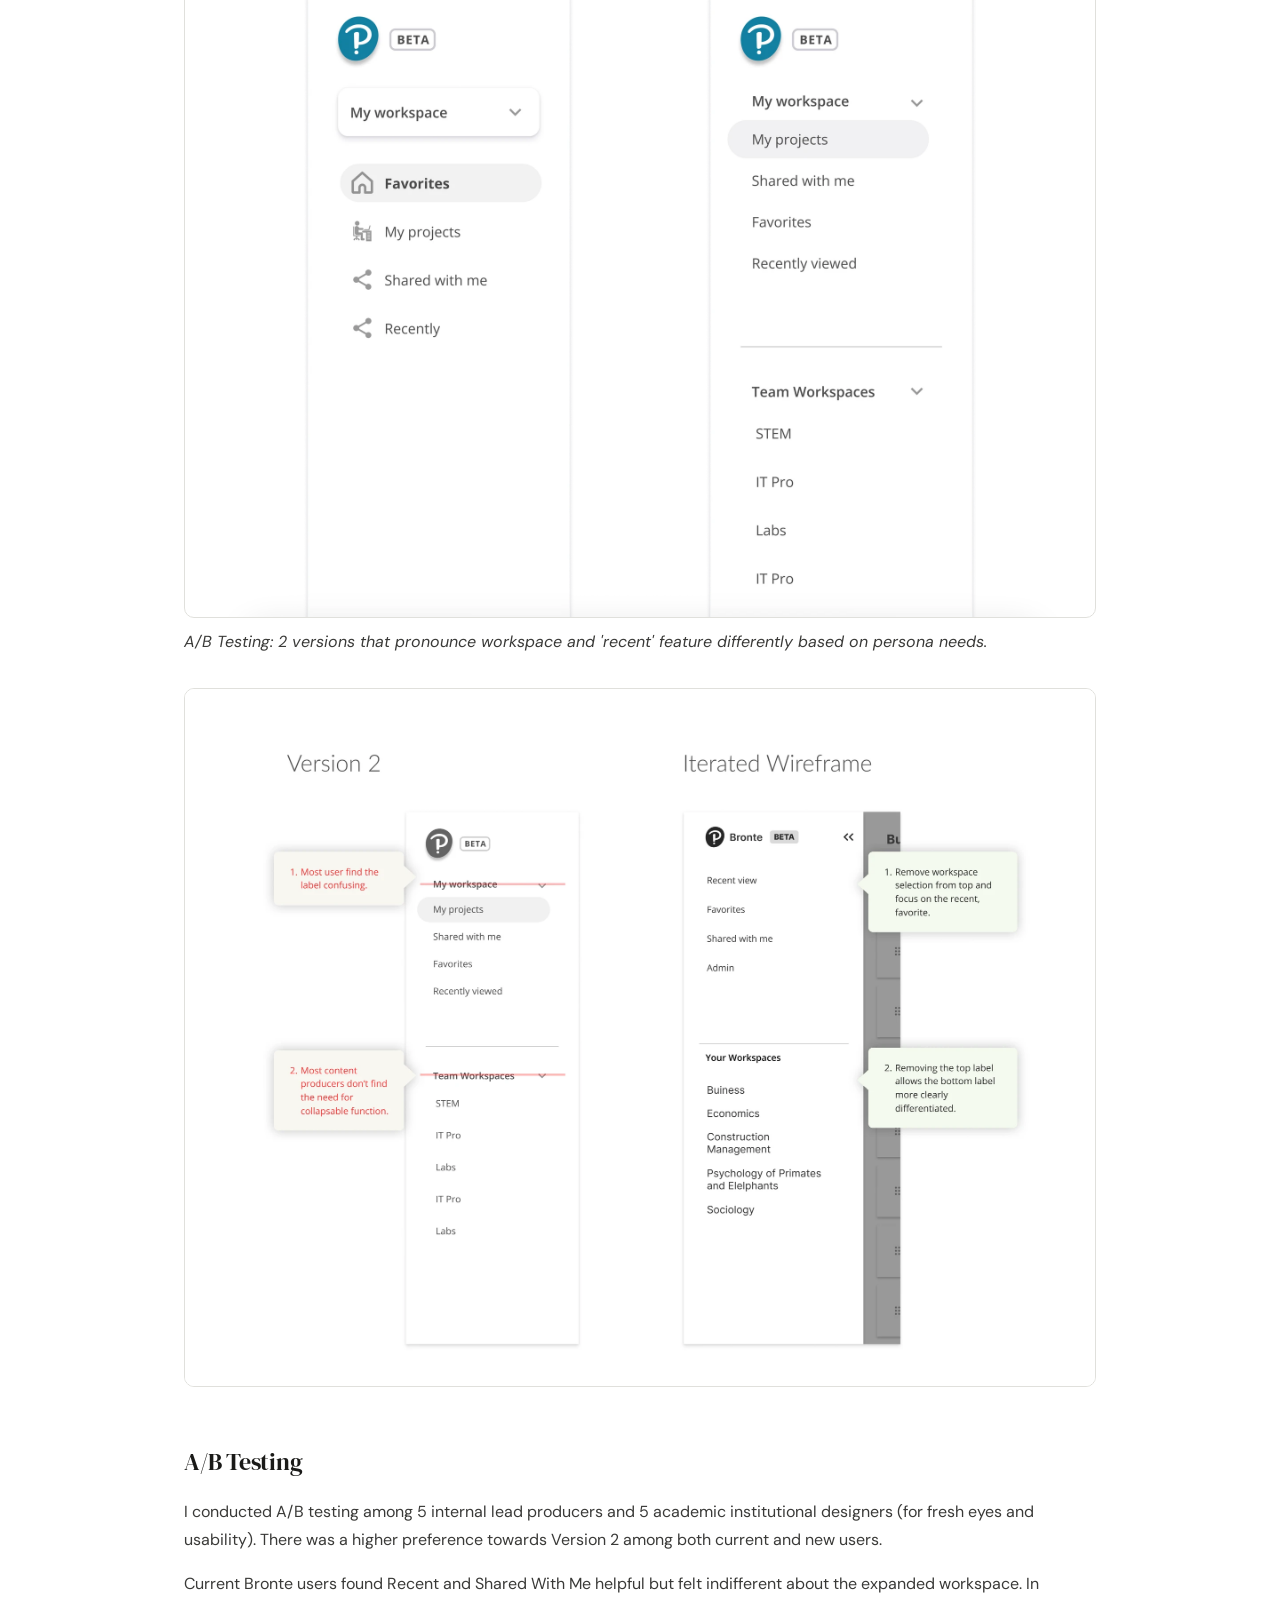
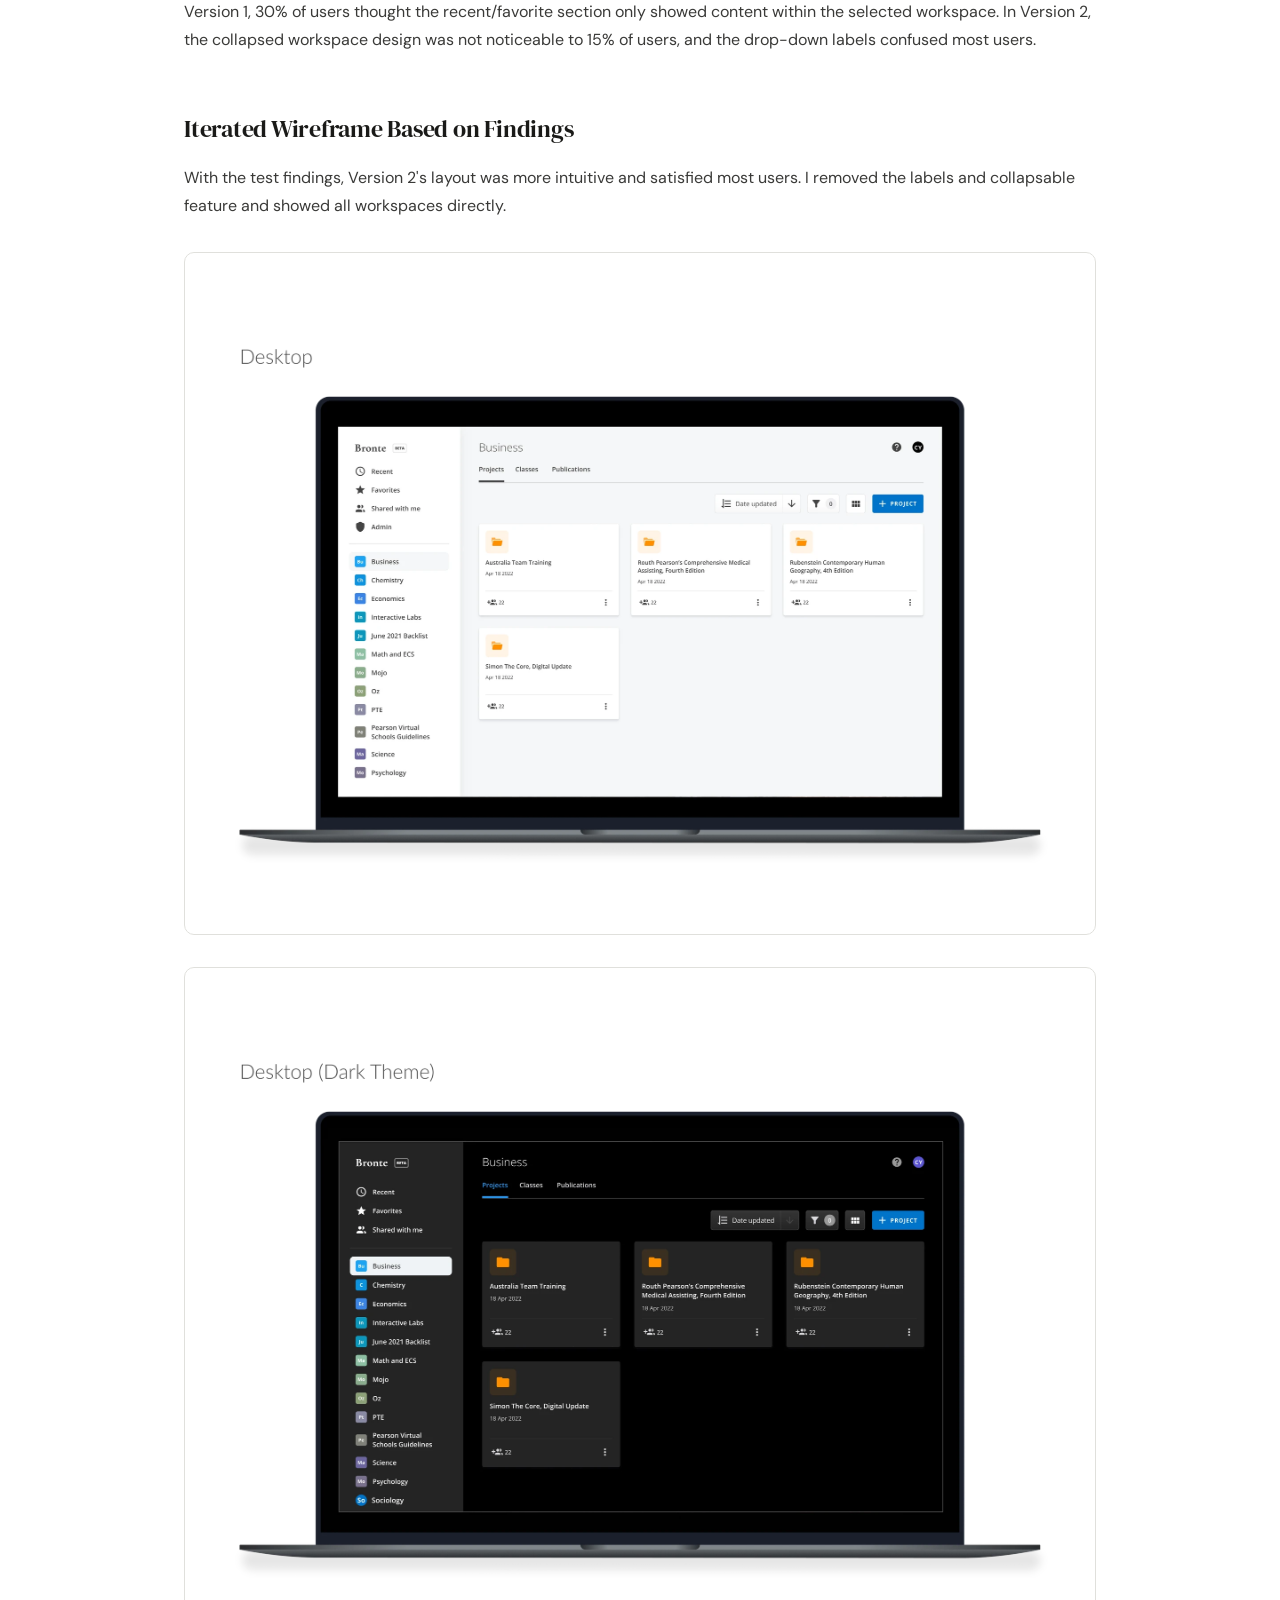
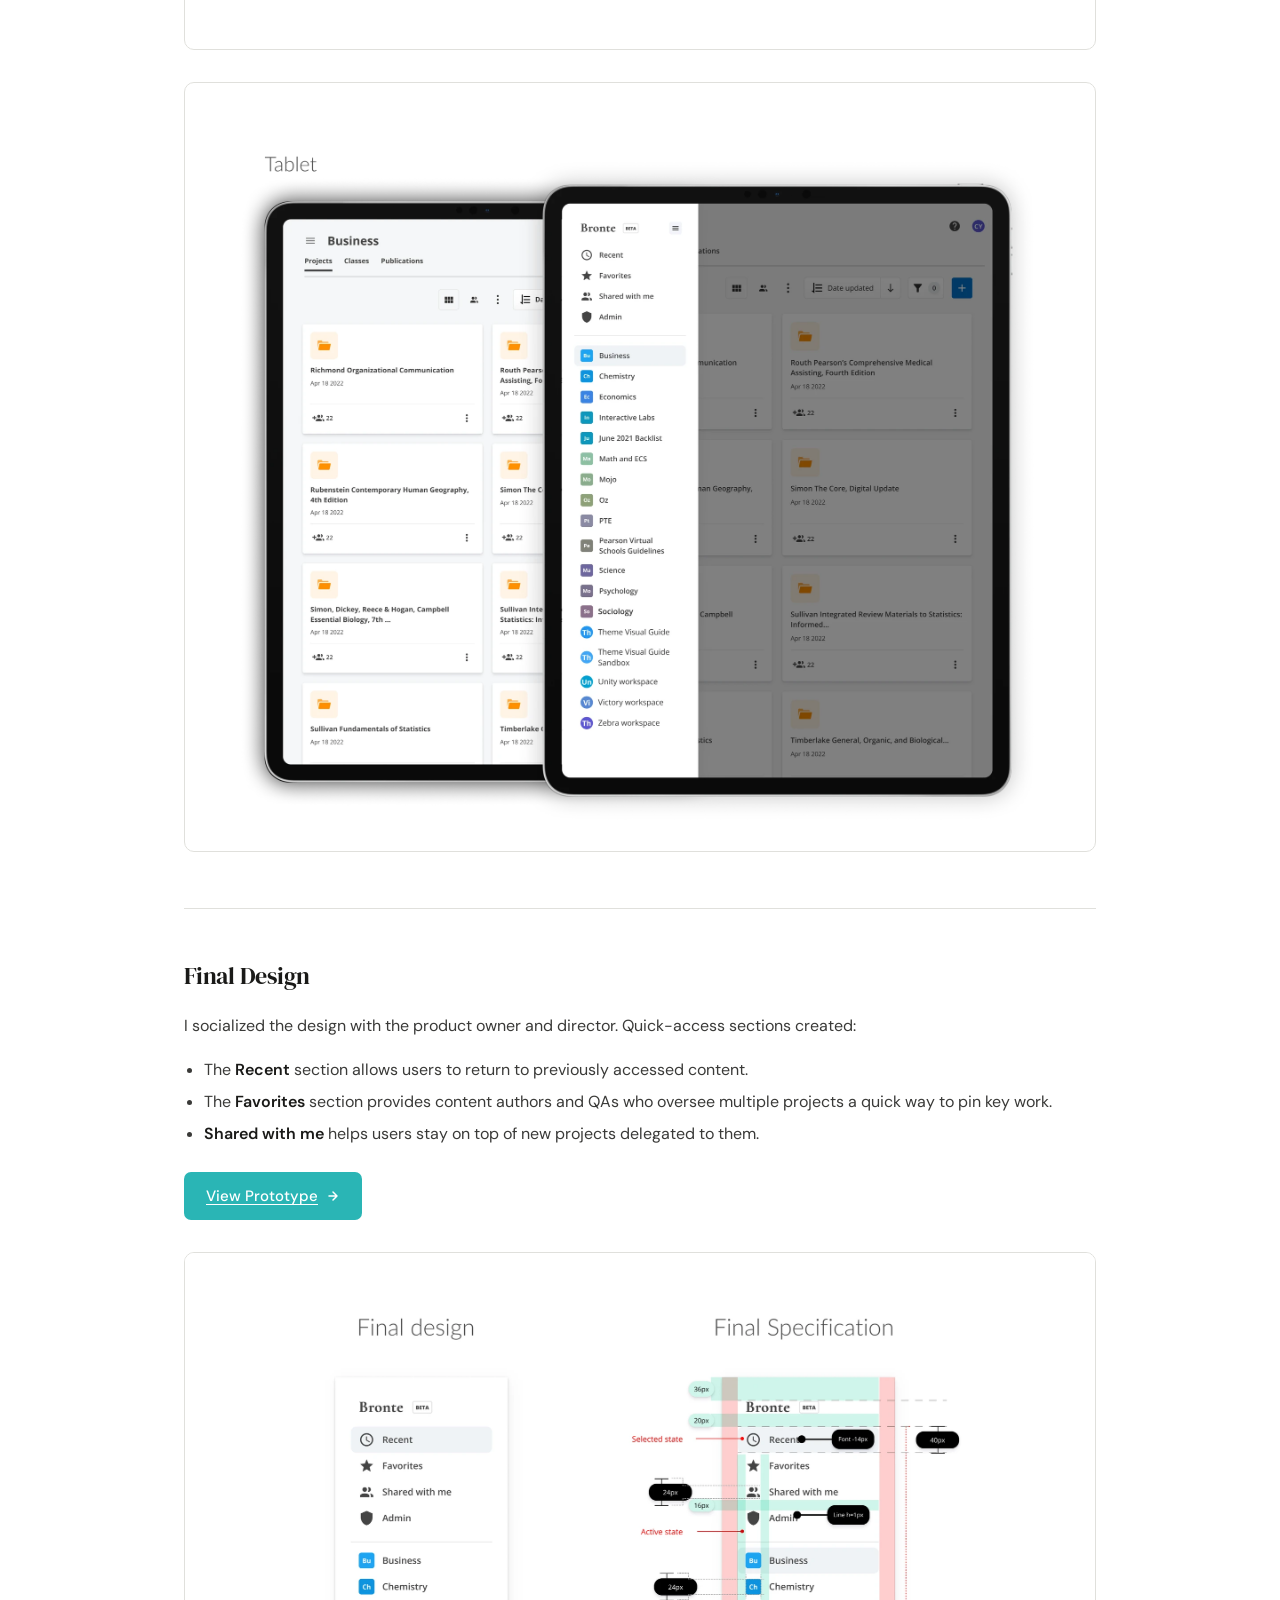
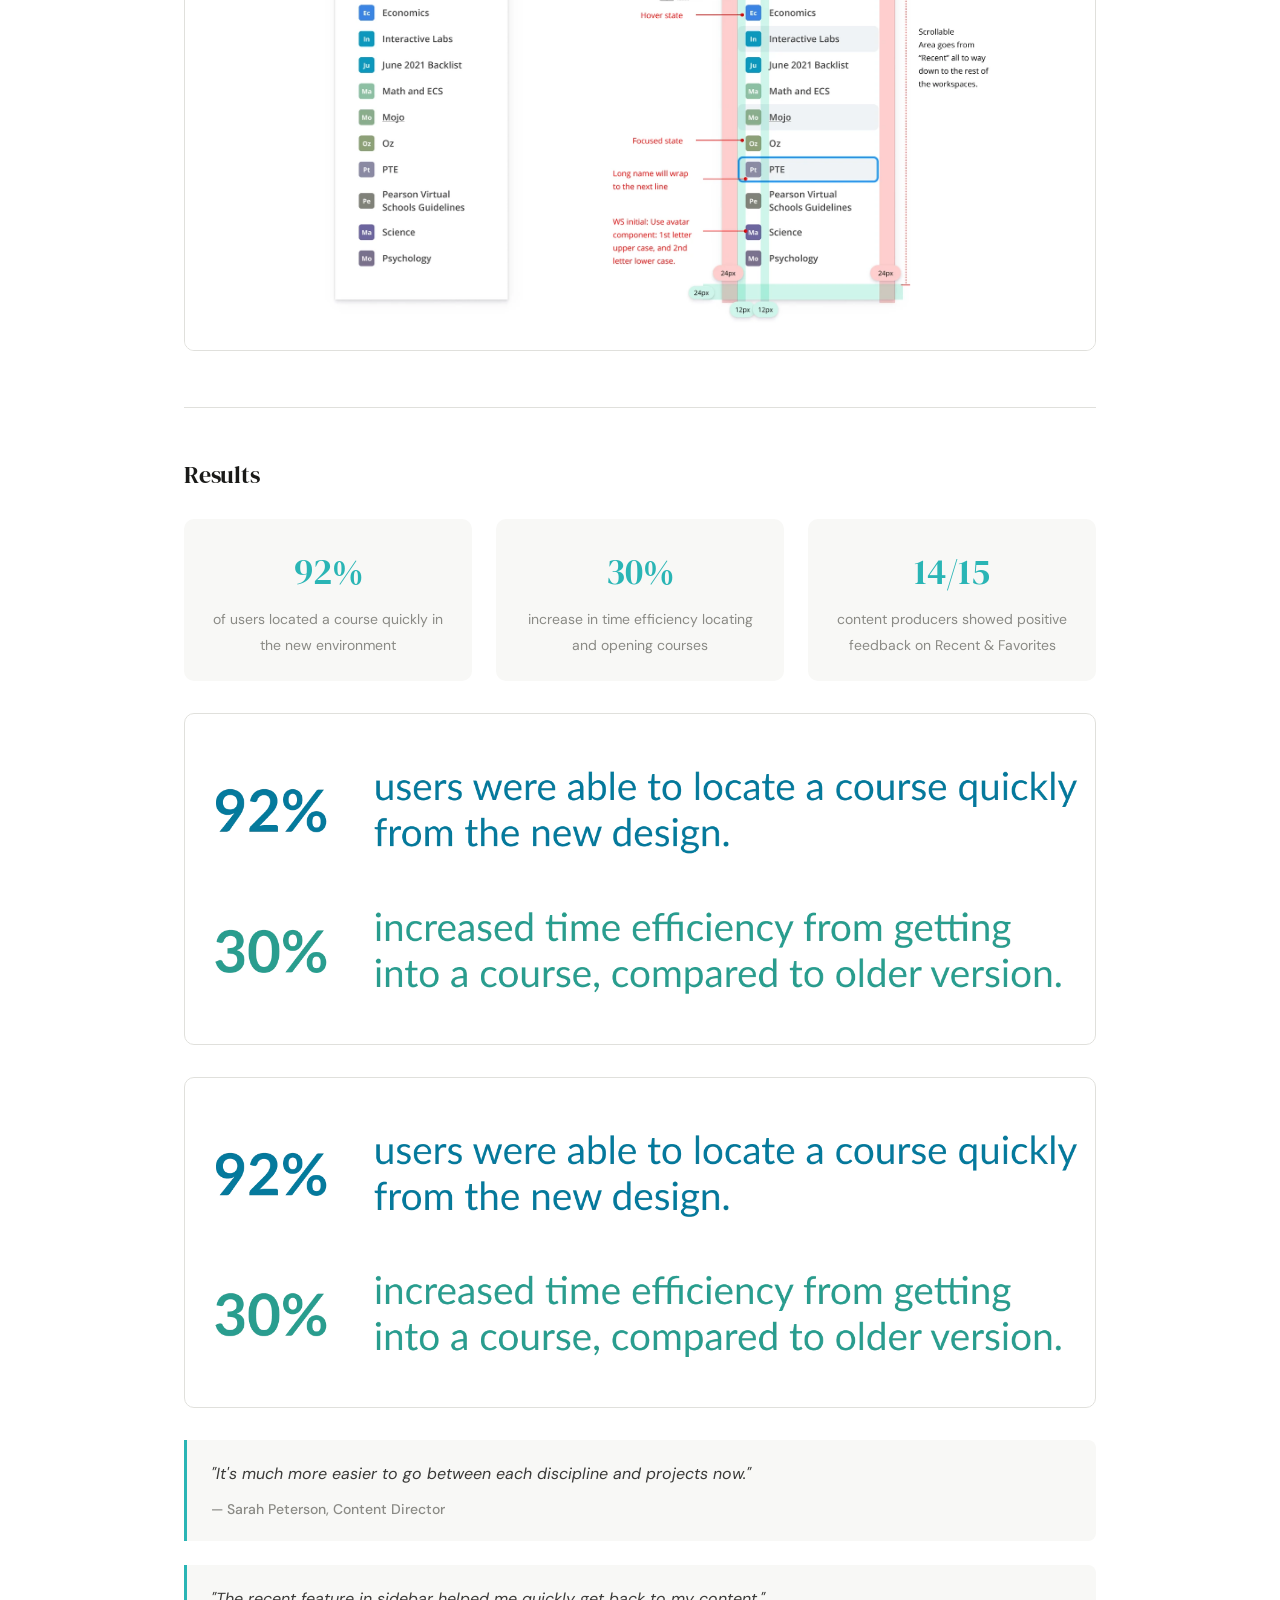
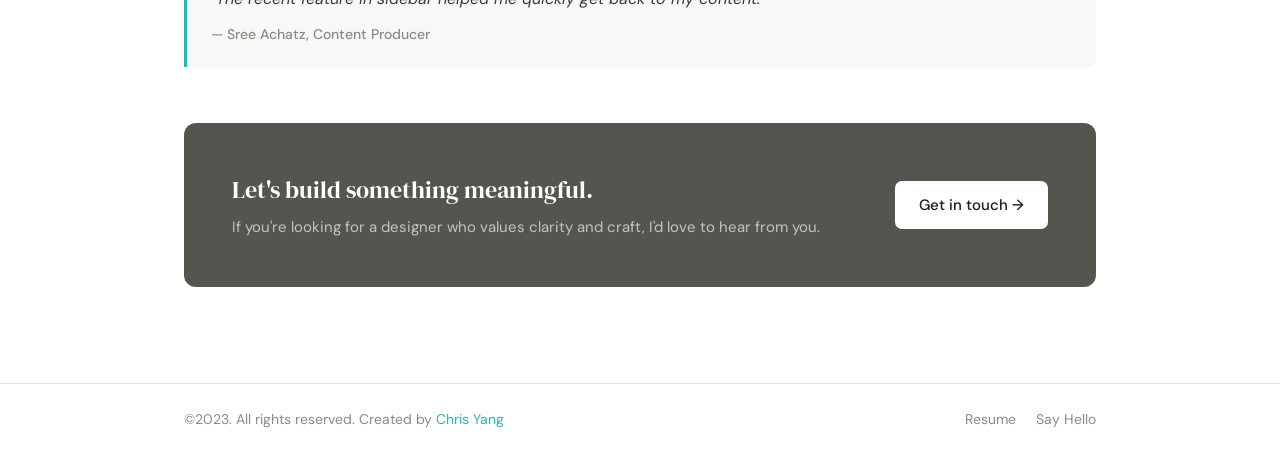
<file: platform.html>
<!DOCTYPE html>
<html lang="en">
<head>
  <meta charset="UTF-8">
  <meta name="viewport" content="width=device-width, initial-scale=1.0">
  <title>Platform Design — Christopher Yang</title>
  <meta name="description" content="Navigating Ambiguity — Platform Design case study by Christopher Yang.">
  <link rel="stylesheet" href="css/style.css">
  <link rel="icon" type="image/png" href="images/favicon/favicon.png">
</head>
<body>

<!-- NAV -->
<nav class="nav">
  <div class="nav-inner">
    <a href="index.html" class="nav-logo">
      <img class="nav-logo-icon" src="images/favicon/favicon.png" alt="">
      Chrisyang
    </a>
    <div class="nav-links">
      <div class="nav-dropdown">
        <div class="nav-dropdown-trigger">
          Works
          <svg width="12" height="12" viewBox="0 0 12 12" fill="none"><path d="M2 4L6 8L10 4" stroke="currentColor" stroke-width="1.5" stroke-linecap="round" stroke-linejoin="round"/></svg>
        </div>
        <div class="nav-dropdown-menu">
          <a href="ai-experiment.html" class="nav-dropdown-item"><span class="nav-dropdown-item-title">AI Design</span></a>
          <a href="saas-design.html" class="nav-dropdown-item">
            <span class="nav-dropdown-item-title">SaaS Design</span>
          </a>
          <a href="platform.html" class="nav-dropdown-item">
            <span class="nav-dropdown-item-title">Platform design</span>
          </a>
          <a href="apps.html" class="nav-dropdown-item">
            <span class="nav-dropdown-item-title">App design</span>
          </a>
          <a href="branding.html" class="nav-dropdown-item">
            <span class="nav-dropdown-item-title">Branding</span>
          </a>
          <a href="assessment.html" class="nav-dropdown-item">
            <span class="nav-dropdown-item-title">Assessment</span>
          </a>
        </div>
      </div>
      <a href="https://drive.google.com/file/d/1PKk_yvtjGGQ4_b9qK4UiG_FFVXlT4Xbw/view?usp=sharing" target="_blank" class="nav-resume">Resume</a>
      <a href="contact.html" class="nav-cta">Say Hello</a>
    </div>
    <div class="nav-mobile-toggle" aria-label="Toggle menu">
      <span></span><span></span><span></span>
    </div>
  </div>
</nav>

<main class="page">
  <div class="container">

    <a href="index.html" class="back-home-link">← Back To Home Page</a>

    <header class="case-hero">
      <div class="case-hero-eyebrow">Platform Design</div>
      <h1>Identify The Essentials</h1>
      <p class="case-hero-sub">Navigating Ambiguity</p>
      <img class="case-hero-img" src="images/platform/platform-hero-image.avif" alt="Platform Design Hero">
    </header>

    <div class="case-body">

      <section class="case-section">
        <h3>Product Overview</h3>
        <p>Bronte is a content authoring platform that helps content producers create content. Users include content author Lead, content authors, and QAs. I am responsible for improving workspace usability, which covers project organization, assets link, notification, to export.</p>
      </section>

      <section class="case-section">
        <h3>Challenge</h3>
        <p>The multiple design requests were "patches" that eventually led to fundamental usability issues. There are many features on the platform that cluttered the interface. As a result, I initiated an audit and heuristic review of the platform.</p>
      </section>

      <section class="case-section">
        <h3>Audit and Heuristic Review</h3>
        <p><strong>Difficult to Navigate:</strong> Too many clicks to access courses and lessons, and it takes users too long to find relevant content.</p>
        <p>Switch workspace was time-consuming and unclear to new users what workspace they were currently in.</p>
        <div class="case-img-block">
          <img src="images/platform/flow-diagram.avif" alt="Click through flow">
          <p class="case-img-caption">Too many clicks to access courses and lessons — users took too long to find relevant content.</p>
        </div>
      </section>

      <section class="case-section">
        <h3>Process</h3>
        <p>The process involved several cycles of meetings:</p>
        <ol>
          <li>Share the audit with stakeholders and align with areas of confusion.</li>
          <li>Work with a learning designer and product manager to establish the correct taxonomy and information architecture.</li>
          <li>Create versions of improvements and align with stakeholders.</li>
          <li>Validate with current and new users.</li>
          <li>Update design, create specs, and socialize with the Dev team to create an MVP roadmap.</li>
        </ol>
      </section>

      <section class="case-section">
        <h3>Seeking Alignment for Product Design Initiative</h3>
        <p>Confident that addressing the essential usability design would in turn address requests from product, I conducted a workshop to seek business, user, and design overlaps.</p>
        <p>After finding the overlap, I advocated for the secondary and tertiary priorities, leading us to the immediate need: <strong>Product Efficiency</strong> — which would improve most users' navigation experience.</p>
        <div class="case-img-block">
          <img src="images/platform/design-principle.webp" alt="Overlap diagram">
          <p class="case-img-caption">Diagraming overlaps: graphing out the commonalities among business, user, and heuristic design review produces the essential product design initiative.</p>
        </div>
      </section>

      <hr class="case-divider">

      <section class="case-section">
        <h3>2 Versions for Persona Needs</h3>
        <p>I created 2 versions based on user needs from the initial interview and requirements.</p>
        <p><strong>Version 1:</strong> Starts with the workspace dropdown, fulfilling users' need to determine which workspace to go to. Keeps the left side clean and emphasizes content producers' need to work on 1–2 workspaces at any given time.</p>
        <p><strong>Version 2:</strong> Reveals all the features and workspaces available to the user. Showing the workspaces at one glance saves extra clicks. Includes a collapsable function for the workspace so the sidebar won't be overly cluttered.</p>
        <div class="case-img-block">
          <img src="images/platform/ab-testing.webp" alt="A/B versions">
          <p class="case-img-caption">A/B Testing: 2 versions that pronounce workspace and 'recent' feature differently based on persona needs.</p>
        </div>
        <div class="case-img-block">
          <img src="images/platform/ab-testing2.webp" alt="A/B versions detail">
        </div>
      </section>

      <section class="case-section">
        <h3>A/B Testing</h3>
        <p>I conducted A/B testing among 5 internal lead producers and 5 academic institutional designers (for fresh eyes and usability). There was a higher preference towards Version 2 among both current and new users.</p>
        <p>Current Bronte users found Recent and Shared With Me helpful but felt indifferent about the expanded workspace. In Version 1, 30% of users thought the recent/favorite section only showed content within the selected workspace. In Version 2, the collapsed workspace design was not noticeable to 15% of users, and the drop-down labels confused most users.</p>
      </section>

      <section class="case-section">
        <h3>Iterated Wireframe Based on Findings</h3>
        <p>With the test findings, Version 2's layout was more intuitive and satisfied most users. I removed the labels and collapsable feature and showed all workspaces directly.</p>
        <div class="case-img-block">
          <img src="images/platform/desktop.webp" alt="Desktop wireframe">
        </div>
        <div class="case-img-block">
          <img src="images/platform/desktop-dark-theme.webp" alt="Desktop dark theme">
        </div>
        <div class="case-img-block">
          <img src="images/platform/tablet.webp" alt="Tablet view">
        </div>
      </section>

      <hr class="case-divider">

      <section class="case-section">
        <h3>Final Design</h3>
        <p>I socialized the design with the product owner and director. Quick-access sections created:</p>
        <ul>
          <li>The <strong>Recent</strong> section allows users to return to previously accessed content.</li>
          <li>The <strong>Favorites</strong> section provides content authors and QAs who oversee multiple projects a quick way to pin key work.</li>
          <li><strong>Shared with me</strong> helps users stay on top of new projects delegated to them.</li>
        </ul>
        <p><a href="https://www.figma.com/proto/60ZxB5mWXU9N7a268WUDZf/Bronte---Demo?page-id=2374%3A42385&type=design&node-id=2374-43031&viewport=4692%2C-7197%2C0.22&t=nW7d7DAo588UqZrH-1&scaling=min-zoom&starting-point-node-id=2374%3A43031&show-proto-sidebar=1&mode=design" target="_blank" class="btn-primary">
          View Prototype
          <svg width="14" height="14" viewBox="0 0 14 14" fill="none"><path d="M3 7h8M7 3l4 4-4 4" stroke="currentColor" stroke-width="1.5" stroke-linecap="round" stroke-linejoin="round"/></svg>
        </a></p>
        <div class="case-img-block">
          <img src="images/platform/final-design.webp" alt="Final design">
        </div>
      </section>

      <hr class="case-divider">

      <section class="case-section">
        <h3>Results</h3>
        <div class="results-grid">
          <div class="result-stat">
            <span class="result-stat-num">92%</span>
            <span class="result-stat-label">of users located a course quickly in the new environment</span>
          </div>
          <div class="result-stat">
            <span class="result-stat-num">30%</span>
            <span class="result-stat-label">increase in time efficiency locating and opening courses</span>
          </div>
          <div class="result-stat">
            <span class="result-stat-num">14/15</span>
            <span class="result-stat-label">content producers showed positive feedback on Recent &amp; Favorites</span>
          </div>
        </div>
        <div class="case-img-block">
          <img src="images/platform/92.webp" alt="92% result">
        </div>
        <div class="case-img-block">
          <img src="images/platform/30.webp" alt="30% result">
        </div>
        <div class="testimonial">
          <p>"It's much more easier to go between each discipline and projects now."</p>
          <cite>— Sarah Peterson, Content Director</cite>
        </div>
        <div class="testimonial">
          <p>"The recent feature in sidebar helped me quickly get back to my content."</p>
          <cite>— Sree Achatz, Content Producer</cite>
        </div>
      </section>

      <div class="cta-block">
        <div>
          <h3>Let's build something meaningful.</h3>
          <p>If you're looking for a designer who values clarity and craft, I'd love to hear from you.</p>
        </div>
        <a href="contact.html" class="cta-link">Get in touch →</a>
      </div>

    </div>
  </div>
</main>

<footer class="footer">
  <div class="footer-inner">
    <p class="footer-copy">©2023. All rights reserved. Created by <a href="mailto:Chris.yang.design@gmail.com">Chris Yang</a></p>
    <div class="footer-links">
      <a href="https://drive.google.com/file/d/1PKk_yvtjGGQ4_b9qK4UiG_FFVXlT4Xbw/view?usp=sharing" target="_blank">Resume</a>
      <a href="contact.html">Say Hello</a>
    </div>
  </div>
</footer>

<script src="js/main.js"></script>
</body>
</html>
</file>
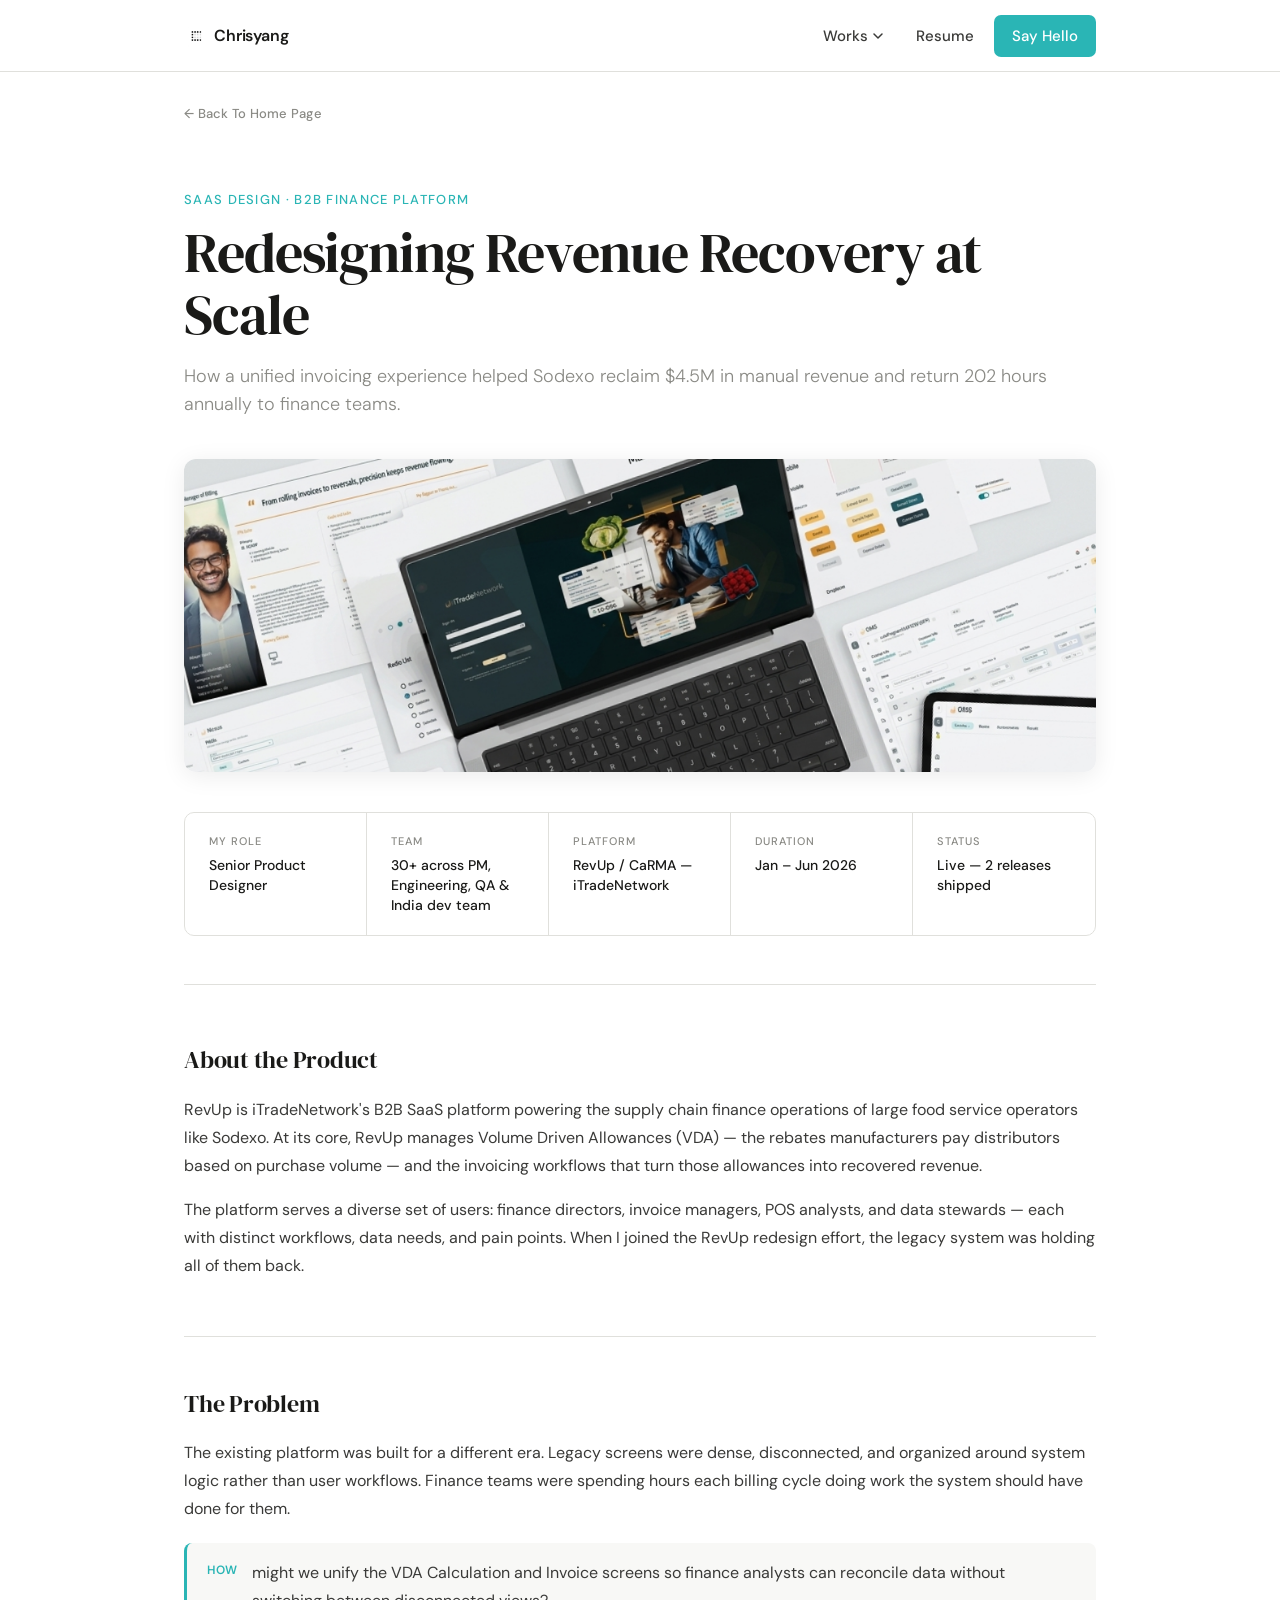
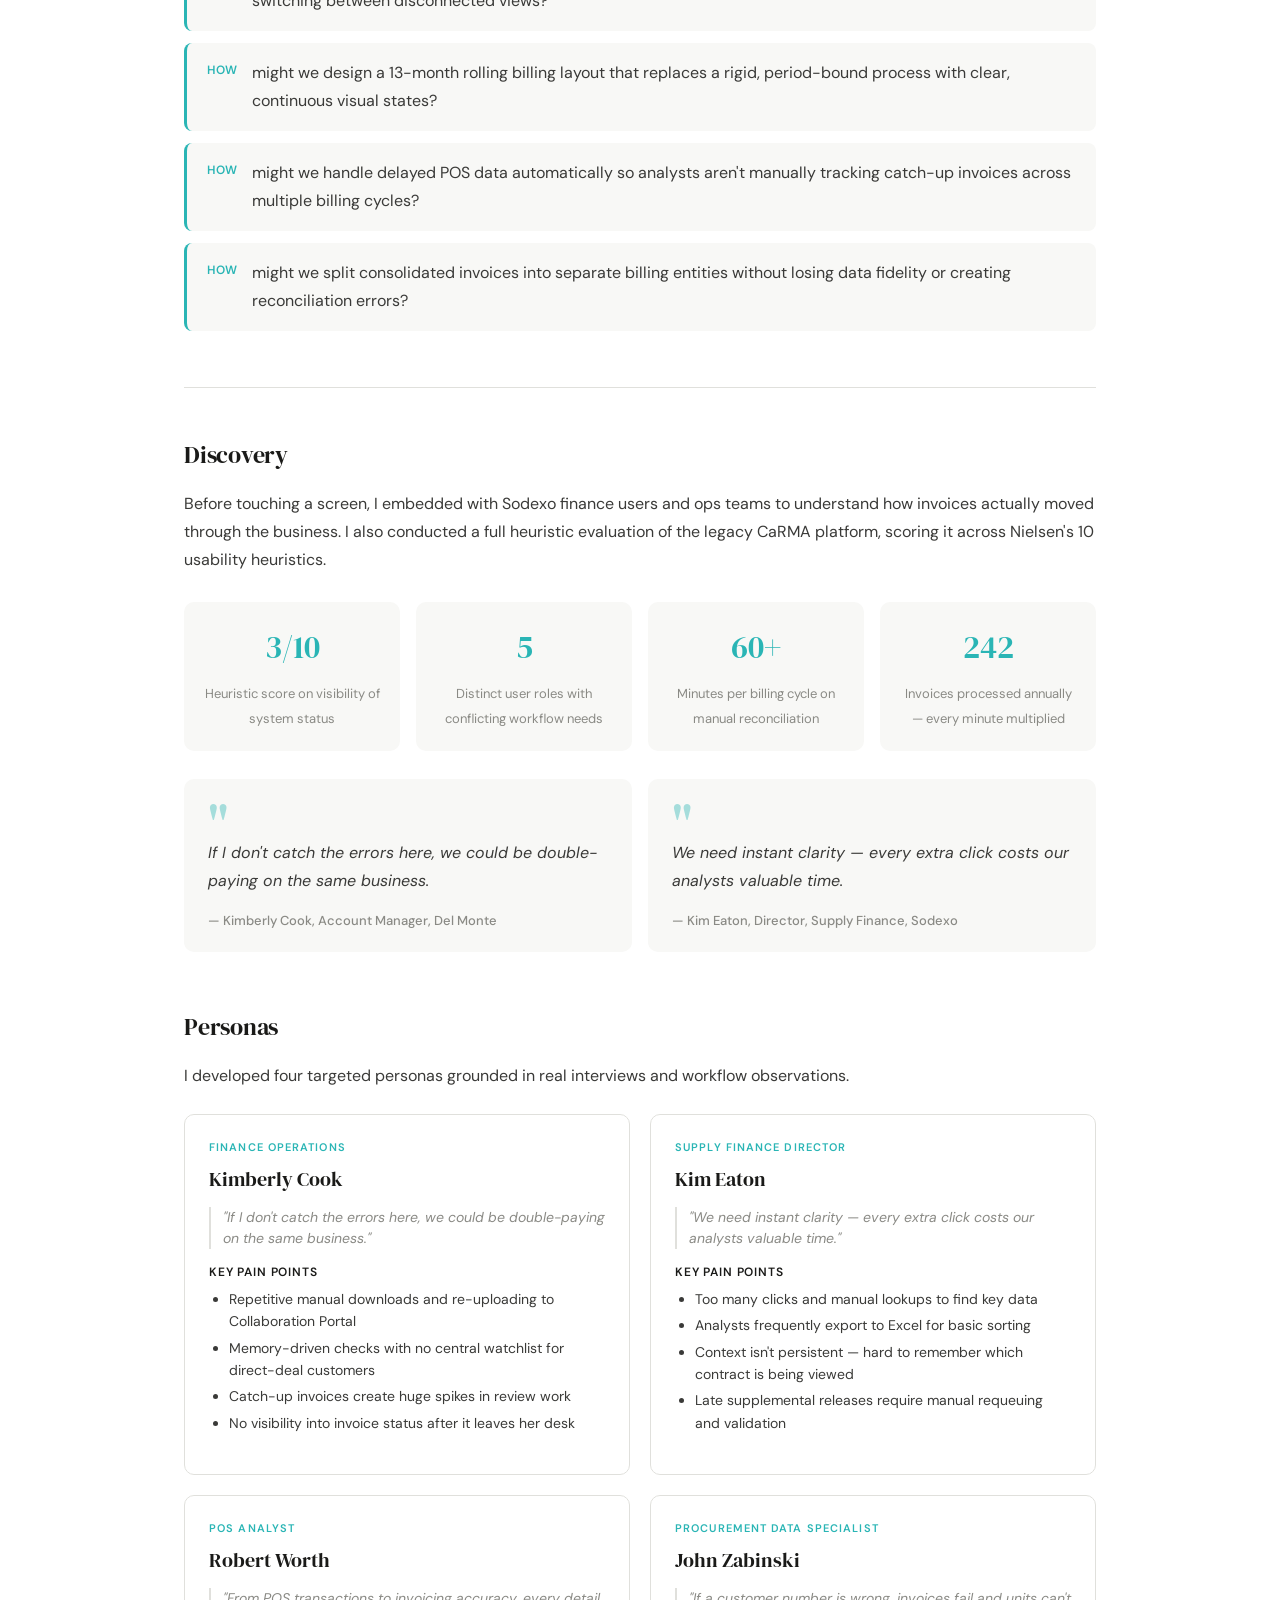
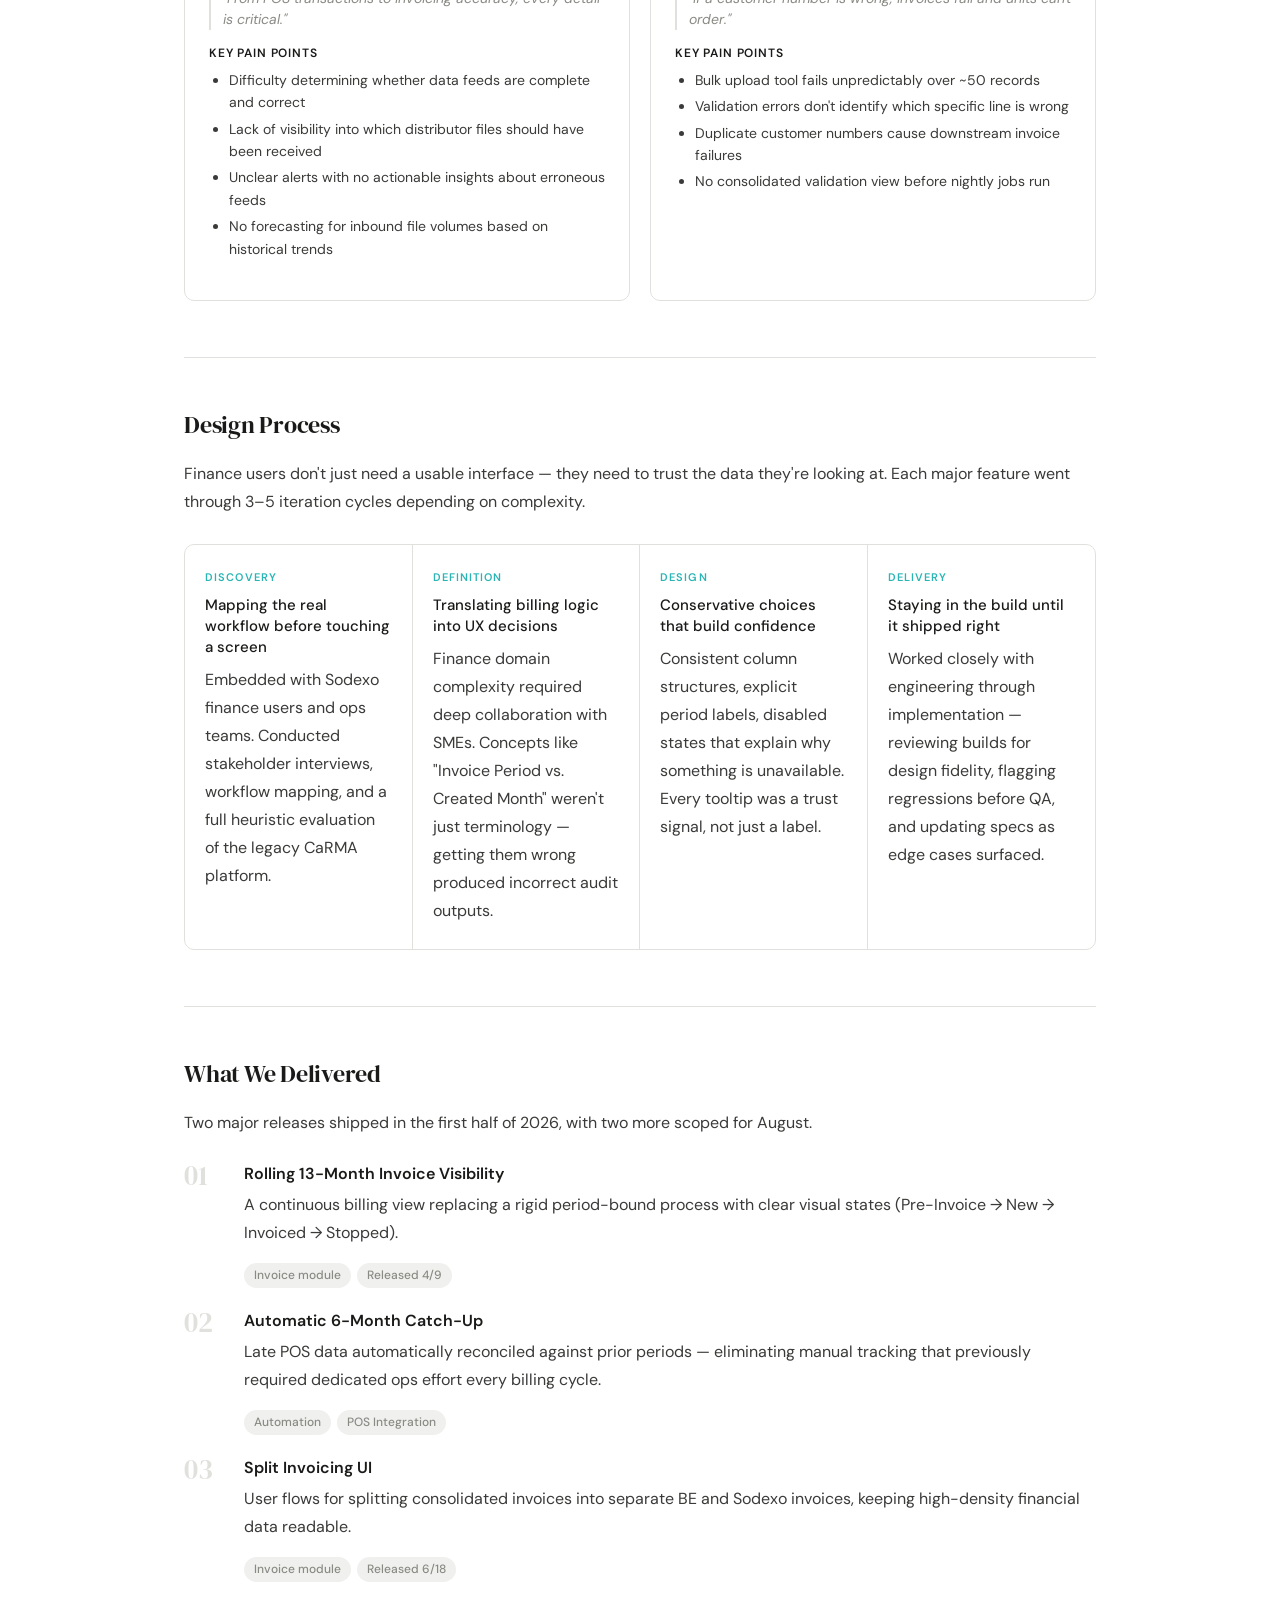
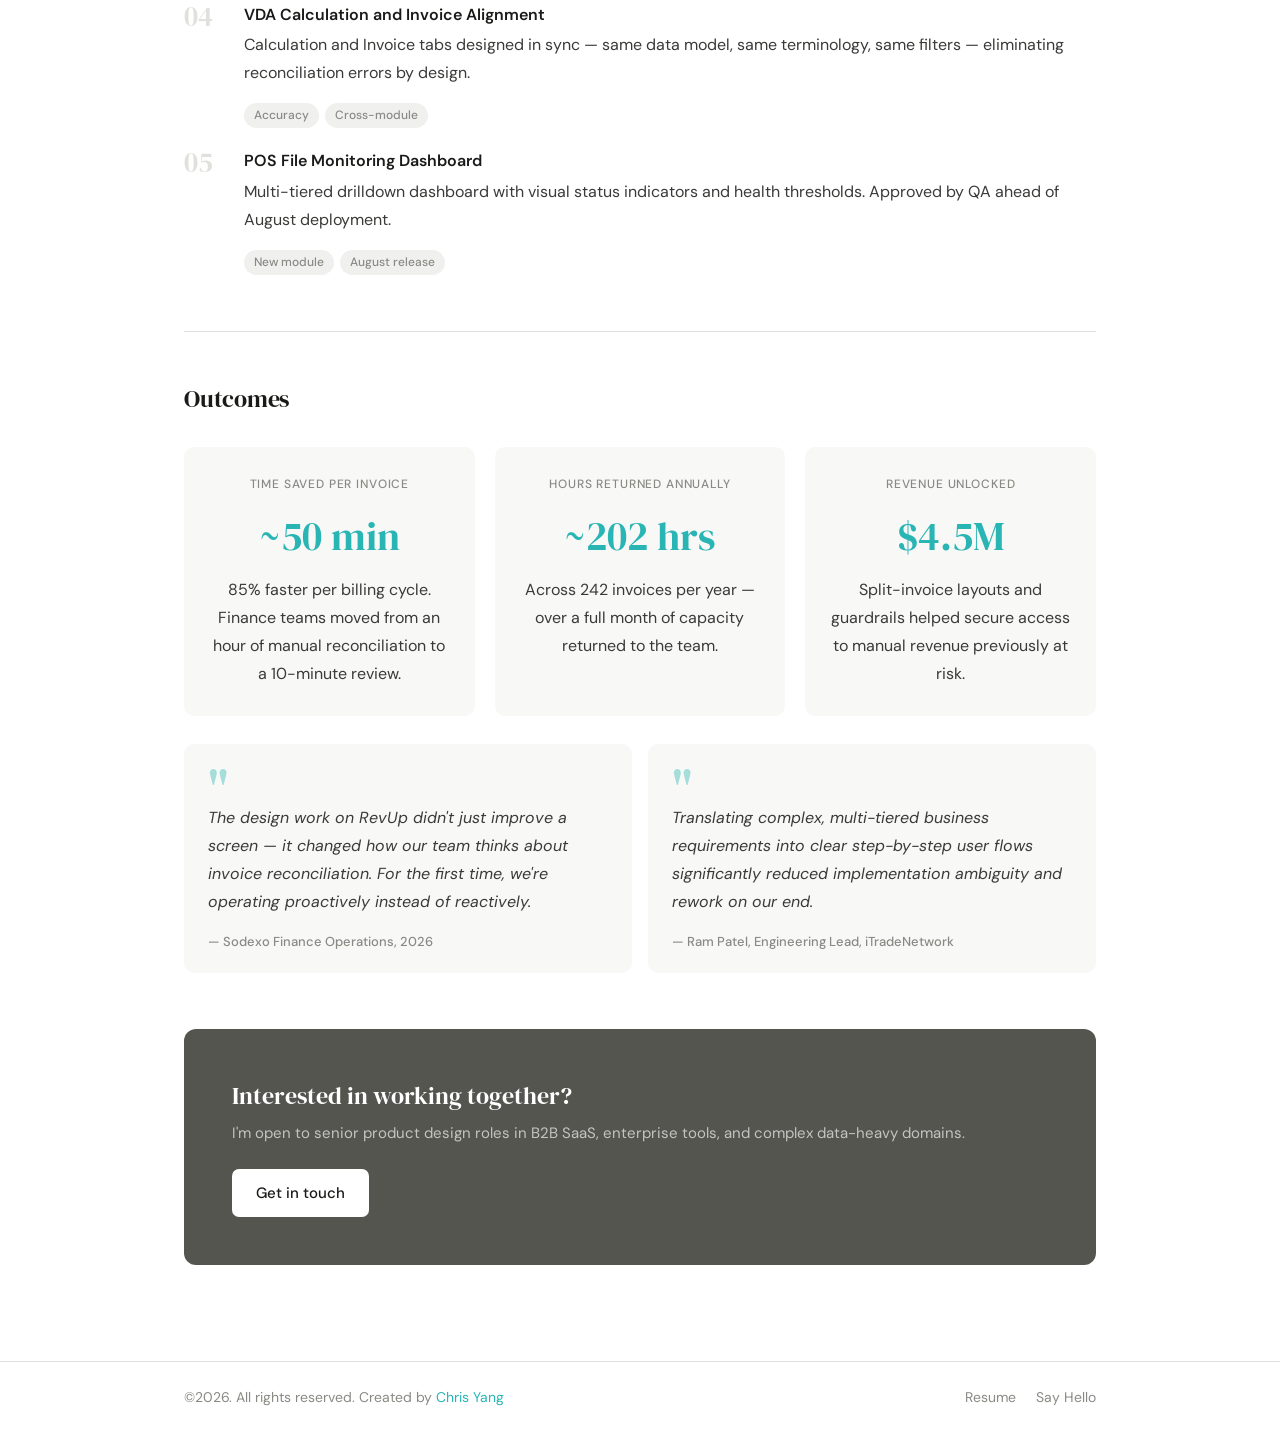
<file: secret.html>
<!DOCTYPE html>
<html lang="en">
<head>
  <meta charset="UTF-8">
  <meta name="viewport" content="width=device-width, initial-scale=1.0">
  <title>SaaS Design — Christopher Yang</title>
  <link rel="stylesheet" href="css/style.css">
  <link rel="icon" type="image/png" href="images/favicon/favicon.png">
  <style>
    html, body {
      height: 100%;
      margin: 0;
      padding: 0;
    }
    .gate {
      position: fixed;
      top: 0;
      left: 0;
      right: 0;
      bottom: 0;
      background: #f0f0ee;
      z-index: 999999;
      display: flex;
      align-items: center;
      justify-content: center;
    }
    .gate-box {
      background: #ffffff;
      border-radius: 30px;
      padding: 48px 56px;
      display: flex;
      flex-direction: column;
      align-items: center;
      gap: 16px;
      box-shadow: 0 8px 40px rgba(0,0,0,0.08);
      min-width: 380px;
    }
    .gate-box h2 {
      font-family: 'DM Serif Display', Georgia, serif;
      font-size: 1.75rem;
      color: #1a1a18;
      font-weight: 400;
      margin: 0;
      text-align: center;
    }
    .gate-box p { font-size: 0.9375rem; color: #8a8a85; margin: 0; text-align: center; }
    .gate-form { display: flex; gap: 8px; margin-top: 8px; }
    .gate-input {
      padding: 10px 14px;
      border: 1px solid #e0e0dc;
      border-radius: 7px;
      font-family: 'DM Sans', system-ui, sans-serif;
      font-size: 0.9375rem;
      outline: none;
      width: 200px;
    }
    .gate-input:focus { border-color: #2ab5b5; }
    .gate-btn {
      padding: 10px 20px;
      background: #2ab5b5;
      color: white;
      border: none;
      border-radius: 7px;
      font-family: 'DM Sans', system-ui, sans-serif;
      font-size: 0.9375rem;
      font-weight: 500;
      cursor: pointer;
    }
    .gate-btn:hover { background: #1f9494; }
    .gate-error { color: #c0392b; font-size: 0.875rem; display: none; margin: 0; }

    .meta-grid {
      display: grid;
      grid-template-columns: repeat(5, 1fr);
      border: 1px solid #e0e0dc;
      border-radius: 10px;
      overflow: hidden;
      margin-top: 40px;
    }
    .meta-cell { padding: 20px 24px; border-right: 1px solid #e0e0dc; }
    .meta-cell:last-child { border-right: none; }
    .meta-label { font-size: 0.6875rem; font-weight: 500; letter-spacing: 0.09em; text-transform: uppercase; color: #8a8a85; margin-bottom: 6px; }
    .meta-value { font-size: 0.875rem; font-weight: 500; color: #1a1a18; line-height: 1.4; }
    .problem-list { display: flex; flex-direction: column; gap: 12px; margin-top: 20px; }
    .problem-item { display: flex; gap: 14px; align-items: flex-start; padding: 16px 20px; background: #f8f8f6; border-radius: 8px; border-left: 3px solid #2ab5b5; }
    .problem-q { font-size: 0.75rem; font-weight: 600; color: #2ab5b5; text-transform: uppercase; letter-spacing: 0.06em; flex-shrink: 0; padding-top: 2px; }
    .problem-text { font-size: 0.9375rem; color: #3a3a38; line-height: 1.6; margin: 0; }
    .research-stats { display: grid; grid-template-columns: repeat(4, 1fr); gap: 16px; margin: 28px 0; }
    .research-stat { background: #f8f8f6; border-radius: 10px; padding: 20px; text-align: center; }
    .research-stat-num { font-family: 'DM Serif Display', Georgia, serif; font-size: 2rem; color: #2ab5b5; display: block; margin-bottom: 6px; }
    .research-stat-label { font-size: 0.8125rem; color: #8a8a85; line-height: 1.4; }
    .quote-row { display: grid; grid-template-columns: repeat(2, 1fr); gap: 16px; margin: 28px 0; }
    .quote-card { background: #f8f8f6; border-radius: 10px; padding: 20px 24px; }
    .quote-mark { font-family: 'DM Serif Display', Georgia, serif; font-size: 3rem; color: #2ab5b5; line-height: 1; margin-bottom: -8px; display: block; opacity: 0.4; }
    .quote-text { font-size: 0.9375rem; font-style: italic; color: #3a3a38; line-height: 1.65; margin: 0 0 12px; }
    .quote-attr { font-size: 0.8125rem; font-weight: 500; color: #8a8a85; }
    .persona-grid { display: grid; grid-template-columns: repeat(2, 1fr); gap: 20px; margin-top: 24px; }
    .persona-card { border: 1px solid #e0e0dc; border-radius: 10px; padding: 24px; }
    .persona-role { font-size: 0.6875rem; font-weight: 600; letter-spacing: 0.1em; text-transform: uppercase; color: #2ab5b5; margin-bottom: 6px; }
    .persona-name { font-family: 'DM Serif Display', Georgia, serif; font-size: 1.25rem; color: #1a1a18; margin-bottom: 8px; }
    .persona-quote { font-size: 0.875rem; font-style: italic; color: #8a8a85; border-left: 2px solid #e0e0dc; padding-left: 12px; margin: 12px 0; line-height: 1.5; }
    .persona-pain-title { font-size: 0.75rem; font-weight: 600; text-transform: uppercase; letter-spacing: 0.07em; color: #1a1a18; margin: 14px 0 6px; }
    .persona-pain-list { padding-left: 16px; margin: 0; }
    .persona-pain-list li { font-size: 0.875rem; color: #3a3a38; line-height: 1.6; margin-bottom: 4px; }
    .process-flow { display: grid; grid-template-columns: repeat(4, 1fr); margin: 28px 0; border: 1px solid #e0e0dc; border-radius: 10px; overflow: hidden; }
    .process-step { padding: 24px 20px; border-right: 1px solid #e0e0dc; }
    .process-step:last-child { border-right: none; }
    .process-phase { font-size: 0.6875rem; font-weight: 600; letter-spacing: 0.1em; text-transform: uppercase; color: #2ab5b5; margin-bottom: 8px; }
    .process-title { font-size: 0.9375rem; font-weight: 500; color: #1a1a18; margin-bottom: 8px; line-height: 1.4; }
    .process-desc { font-size: 0.8125rem; color: #8a8a85; line-height: 1.6; margin: 0; }
    .del-list { display: flex; flex-direction: column; gap: 20px; margin-top: 24px; }
    .del-item { display: flex; gap: 20px; align-items: flex-start; }
    .del-n { font-family: 'DM Serif Display', Georgia, serif; font-size: 1.75rem; color: #e0e0dc; flex-shrink: 0; line-height: 1; width: 40px; }
    .del-title { font-weight: 600; font-size: 1rem; color: #1a1a18; margin-bottom: 4px; }
    .del-body { font-size: 0.9375rem; color: #3a3a38; line-height: 1.7; margin: 0 0 8px; }
    .chips { display: flex; gap: 6px; flex-wrap: wrap; }
    .chip { font-size: 0.75rem; font-weight: 500; padding: 3px 10px; background: #f0f0ee; border-radius: 99px; color: #8a8a85; }
    .outcome-row { display: grid; grid-template-columns: repeat(3, 1fr); gap: 20px; margin: 28px 0; }
    .outcome-cell { background: #f8f8f6; border-radius: 10px; padding: 28px 24px; text-align: center; }
    .outcome-label { font-size: 0.75rem; font-weight: 500; letter-spacing: 0.07em; text-transform: uppercase; color: #8a8a85; margin-bottom: 10px; }
    .outcome-n { font-family: 'DM Serif Display', Georgia, serif; font-size: 2.5rem; color: #2ab5b5; margin-bottom: 8px; display: block; }
    .outcome-desc { font-size: 0.8125rem; color: #8a8a85; line-height: 1.5; margin: 0; }
    body.gate-active { overflow: hidden; }
    body.gate-active nav,
    body.gate-active main,
    body.gate-active footer { visibility: hidden; }
    body.page-enter { animation: none; }
    @media (max-width: 680px) {
      .gate-box { min-width: unset; padding: 32px 24px; margin: 24px; }
      .meta-grid { grid-template-columns: repeat(2, 1fr); }
      .research-stats { grid-template-columns: repeat(2, 1fr); }
      .quote-row, .persona-grid, .outcome-row { grid-template-columns: 1fr; }
      .process-flow { grid-template-columns: 1fr; }
      .process-step { border-right: none; border-bottom: 1px solid #e0e0dc; }
    }
  </style>
</head>
<body>

<div class="gate" id="gate">
  <div class="gate-box">
    <h2>Password Required</h2>
    <p>This case study is available to select viewers.</p>
    <div class="gate-form">
      <input type="password" class="gate-input" id="gate-input" placeholder="Enter password">
      <button class="gate-btn" onclick="checkPassword()">Enter</button>
    </div>
    <p class="gate-error" id="gate-error">Incorrect password. Please try again.</p>
  </div>
</div>

<nav class="nav">
  <div class="nav-inner">
    <a href="index.html" class="nav-logo">
      <img class="nav-logo-icon" src="images/favicon/favicon.png" alt="">
      Chrisyang
    </a>
    <div class="nav-links">
      <div class="nav-dropdown">
        <div class="nav-dropdown-trigger">
          Works
          <svg width="12" height="12" viewBox="0 0 12 12" fill="none"><path d="M2 4L6 8L10 4" stroke="currentColor" stroke-width="1.5" stroke-linecap="round" stroke-linejoin="round"/></svg>
        </div>
        <div class="nav-dropdown-menu">
          <a href="ai-experiment.html" class="nav-dropdown-item"><span class="nav-dropdown-item-title">AI Design</span></a>
          <a href="saas-design.html" class="nav-dropdown-item"><span class="nav-dropdown-item-title">SaaS Design</span></a>
          <a href="platform.html" class="nav-dropdown-item"><span class="nav-dropdown-item-title">Platform design</span></a>
          <a href="apps.html" class="nav-dropdown-item"><span class="nav-dropdown-item-title">App design</span></a>
          <a href="branding.html" class="nav-dropdown-item"><span class="nav-dropdown-item-title">Branding</span></a>
          <a href="assessment.html" class="nav-dropdown-item"><span class="nav-dropdown-item-title">Assessment</span></a>
        </div>
      </div>
      <a href="https://drive.google.com/file/d/1PKk_yvtjGGQ4_b9qK4UiG_FFVXlT4Xbw/view?usp=sharing" target="_blank" class="nav-resume">Resume</a>
      <a href="contact.html" class="nav-cta">Say Hello</a>
    </div>
    <div class="nav-mobile-toggle" aria-label="Toggle menu">
      <span></span><span></span><span></span>
    </div>
  </div>
</nav>

<main class="page">
  <div class="container">

    <a href="index.html" class="back-home-link">← Back To Home Page</a>

    <header class="case-hero">
      <div class="case-hero-eyebrow">SaaS Design · B2B Finance Platform</div>
      <h1>Redesigning Revenue Recovery at Scale</h1>
      <p class="case-hero-sub">How a unified invoicing experience helped Sodexo reclaim $4.5M in manual revenue and return 202 hours annually to finance teams.</p>
      <img class="case-hero-img" src="images/secret/secret-hero3.png" alt="SaaS Design Hero">
      <div class="meta-grid">
        <div class="meta-cell"><div class="meta-label">My Role</div><div class="meta-value">Senior Product Designer</div></div>
        <div class="meta-cell"><div class="meta-label">Team</div><div class="meta-value">30+ across PM, Engineering, QA & India dev team</div></div>
        <div class="meta-cell"><div class="meta-label">Platform</div><div class="meta-value">RevUp / CaRMA — iTradeNetwork</div></div>
        <div class="meta-cell"><div class="meta-label">Duration</div><div class="meta-value">Jan – Jun 2026</div></div>
        <div class="meta-cell"><div class="meta-label">Status</div><div class="meta-value">Live — 2 releases shipped</div></div>
      </div>
    </header>

    <div class="case-body">

      <section class="case-section">
        <h3>About the Product</h3>
        <p>RevUp is iTradeNetwork's B2B SaaS platform powering the supply chain finance operations of large food service operators like Sodexo. At its core, RevUp manages Volume Driven Allowances (VDA) — the rebates manufacturers pay distributors based on purchase volume — and the invoicing workflows that turn those allowances into recovered revenue.</p>
        <p>The platform serves a diverse set of users: finance directors, invoice managers, POS analysts, and data stewards — each with distinct workflows, data needs, and pain points. When I joined the RevUp redesign effort, the legacy system was holding all of them back.</p>
      </section>

      <hr class="case-divider">

      <section class="case-section">
        <h3>The Problem</h3>
        <p>The existing platform was built for a different era. Legacy screens were dense, disconnected, and organized around system logic rather than user workflows. Finance teams were spending hours each billing cycle doing work the system should have done for them.</p>
        <div class="problem-list">
          <div class="problem-item"><span class="problem-q">How</span><p class="problem-text">might we unify the VDA Calculation and Invoice screens so finance analysts can reconcile data without switching between disconnected views?</p></div>
          <div class="problem-item"><span class="problem-q">How</span><p class="problem-text">might we design a 13-month rolling billing layout that replaces a rigid, period-bound process with clear, continuous visual states?</p></div>
          <div class="problem-item"><span class="problem-q">How</span><p class="problem-text">might we handle delayed POS data automatically so analysts aren't manually tracking catch-up invoices across multiple billing cycles?</p></div>
          <div class="problem-item"><span class="problem-q">How</span><p class="problem-text">might we split consolidated invoices into separate billing entities without losing data fidelity or creating reconciliation errors?</p></div>
        </div>
      </section>

      <hr class="case-divider">

      <section class="case-section">
        <h3>Discovery</h3>
        <p>Before touching a screen, I embedded with Sodexo finance users and ops teams to understand how invoices actually moved through the business. I also conducted a full heuristic evaluation of the legacy CaRMA platform, scoring it across Nielsen's 10 usability heuristics.</p>
        <div class="research-stats">
          <div class="research-stat"><span class="research-stat-num">3/10</span><span class="research-stat-label">Heuristic score on visibility of system status</span></div>
          <div class="research-stat"><span class="research-stat-num">5</span><span class="research-stat-label">Distinct user roles with conflicting workflow needs</span></div>
          <div class="research-stat"><span class="research-stat-num">60+</span><span class="research-stat-label">Minutes per billing cycle on manual reconciliation</span></div>
          <div class="research-stat"><span class="research-stat-num">242</span><span class="research-stat-label">Invoices processed annually — every minute multiplied</span></div>
        </div>
        <div class="quote-row">
          <div class="quote-card"><span class="quote-mark">"</span><p class="quote-text">If I don't catch the errors here, we could be double-paying on the same business.</p><div class="quote-attr">— Kimberly Cook, Account Manager, Del Monte</div></div>
          <div class="quote-card"><span class="quote-mark">"</span><p class="quote-text">We need instant clarity — every extra click costs our analysts valuable time.</p><div class="quote-attr">— Kim Eaton, Director, Supply Finance, Sodexo</div></div>
        </div>
      </section>

      <section class="case-section">
        <h3>Personas</h3>
        <p>I developed four targeted personas grounded in real interviews and workflow observations.</p>
        <div class="persona-grid">
          <div class="persona-card">
            <div class="persona-role">Finance Operations</div>
            <div class="persona-name">Kimberly Cook</div>
            <div class="persona-quote">"If I don't catch the errors here, we could be double-paying on the same business."</div>
            <div class="persona-pain-title">Key Pain Points</div>
            <ul class="persona-pain-list">
              <li>Repetitive manual downloads and re-uploading to Collaboration Portal</li>
              <li>Memory-driven checks with no central watchlist for direct-deal customers</li>
              <li>Catch-up invoices create huge spikes in review work</li>
              <li>No visibility into invoice status after it leaves her desk</li>
            </ul>
          </div>
          <div class="persona-card">
            <div class="persona-role">Supply Finance Director</div>
            <div class="persona-name">Kim Eaton</div>
            <div class="persona-quote">"We need instant clarity — every extra click costs our analysts valuable time."</div>
            <div class="persona-pain-title">Key Pain Points</div>
            <ul class="persona-pain-list">
              <li>Too many clicks and manual lookups to find key data</li>
              <li>Analysts frequently export to Excel for basic sorting</li>
              <li>Context isn't persistent — hard to remember which contract is being viewed</li>
              <li>Late supplemental releases require manual requeuing and validation</li>
            </ul>
          </div>
          <div class="persona-card">
            <div class="persona-role">POS Analyst</div>
            <div class="persona-name">Robert Worth</div>
            <div class="persona-quote">"From POS transactions to invoicing accuracy, every detail is critical."</div>
            <div class="persona-pain-title">Key Pain Points</div>
            <ul class="persona-pain-list">
              <li>Difficulty determining whether data feeds are complete and correct</li>
              <li>Lack of visibility into which distributor files should have been received</li>
              <li>Unclear alerts with no actionable insights about erroneous feeds</li>
              <li>No forecasting for inbound file volumes based on historical trends</li>
            </ul>
          </div>
          <div class="persona-card">
            <div class="persona-role">Procurement Data Specialist</div>
            <div class="persona-name">John Zabinski</div>
            <div class="persona-quote">"If a customer number is wrong, invoices fail and units can't order."</div>
            <div class="persona-pain-title">Key Pain Points</div>
            <ul class="persona-pain-list">
              <li>Bulk upload tool fails unpredictably over ~50 records</li>
              <li>Validation errors don't identify which specific line is wrong</li>
              <li>Duplicate customer numbers cause downstream invoice failures</li>
              <li>No consolidated validation view before nightly jobs run</li>
            </ul>
          </div>
        </div>
      </section>

      <hr class="case-divider">

      <section class="case-section">
        <h3>Design Process</h3>
        <p>Finance users don't just need a usable interface — they need to trust the data they're looking at. Each major feature went through 3–5 iteration cycles depending on complexity.</p>
        <div class="process-flow">
          <div class="process-step">
            <div class="process-phase">Discovery</div>
            <div class="process-title">Mapping the real workflow before touching a screen</div>
            <p class="process-desc">Embedded with Sodexo finance users and ops teams. Conducted stakeholder interviews, workflow mapping, and a full heuristic evaluation of the legacy CaRMA platform.</p>
          </div>
          <div class="process-step">
            <div class="process-phase">Definition</div>
            <div class="process-title">Translating billing logic into UX decisions</div>
            <p class="process-desc">Finance domain complexity required deep collaboration with SMEs. Concepts like "Invoice Period vs. Created Month" weren't just terminology — getting them wrong produced incorrect audit outputs.</p>
          </div>
          <div class="process-step">
            <div class="process-phase">Design</div>
            <div class="process-title">Conservative choices that build confidence</div>
            <p class="process-desc">Consistent column structures, explicit period labels, disabled states that explain why something is unavailable. Every tooltip was a trust signal, not just a label.</p>
          </div>
          <div class="process-step">
            <div class="process-phase">Delivery</div>
            <div class="process-title">Staying in the build until it shipped right</div>
            <p class="process-desc">Worked closely with engineering through implementation — reviewing builds for design fidelity, flagging regressions before QA, and updating specs as edge cases surfaced.</p>
          </div>
        </div>
      </section>

      <hr class="case-divider">

      <section class="case-section">
        <h3>What We Delivered</h3>
        <p>Two major releases shipped in the first half of 2026, with two more scoped for August.</p>
        <div class="del-list">
          <div class="del-item">
            <div class="del-n">01</div>
            <div>
              <div class="del-title">Rolling 13-Month Invoice Visibility</div>
              <p class="del-body">A continuous billing view replacing a rigid period-bound process with clear visual states (Pre-Invoice → New → Invoiced → Stopped).</p>
              <div class="chips"><span class="chip">Invoice module</span><span class="chip">Released 4/9</span></div>
            </div>
          </div>
          <div class="del-item">
            <div class="del-n">02</div>
            <div>
              <div class="del-title">Automatic 6-Month Catch-Up</div>
              <p class="del-body">Late POS data automatically reconciled against prior periods — eliminating manual tracking that previously required dedicated ops effort every billing cycle.</p>
              <div class="chips"><span class="chip">Automation</span><span class="chip">POS Integration</span></div>
            </div>
          </div>
          <div class="del-item">
            <div class="del-n">03</div>
            <div>
              <div class="del-title">Split Invoicing UI</div>
              <p class="del-body">User flows for splitting consolidated invoices into separate BE and Sodexo invoices, keeping high-density financial data readable.</p>
              <div class="chips"><span class="chip">Invoice module</span><span class="chip">Released 6/18</span></div>
            </div>
          </div>
          <div class="del-item">
            <div class="del-n">04</div>
            <div>
              <div class="del-title">VDA Calculation and Invoice Alignment</div>
              <p class="del-body">Calculation and Invoice tabs designed in sync — same data model, same terminology, same filters — eliminating reconciliation errors by design.</p>
              <div class="chips"><span class="chip">Accuracy</span><span class="chip">Cross-module</span></div>
            </div>
          </div>
          <div class="del-item">
            <div class="del-n">05</div>
            <div>
              <div class="del-title">POS File Monitoring Dashboard</div>
              <p class="del-body">Multi-tiered drilldown dashboard with visual status indicators and health thresholds. Approved by QA ahead of August deployment.</p>
              <div class="chips"><span class="chip">New module</span><span class="chip">August release</span></div>
            </div>
          </div>
        </div>
      </section>

      <hr class="case-divider">

      <section class="case-section">
        <h3>Outcomes</h3>
        <div class="outcome-row">
          <div class="outcome-cell">
            <div class="outcome-label">Time saved per invoice</div>
            <span class="outcome-n">~50 min</span>
            <p class="outcome-desc">85% faster per billing cycle. Finance teams moved from an hour of manual reconciliation to a 10-minute review.</p>
          </div>
          <div class="outcome-cell">
            <div class="outcome-label">Hours returned annually</div>
            <span class="outcome-n">~202 hrs</span>
            <p class="outcome-desc">Across 242 invoices per year — over a full month of capacity returned to the team.</p>
          </div>
          <div class="outcome-cell">
            <div class="outcome-label">Revenue unlocked</div>
            <span class="outcome-n">$4.5M</span>
            <p class="outcome-desc">Split-invoice layouts and guardrails helped secure access to manual revenue previously at risk.</p>
          </div>
        </div>
        <div class="quote-row">
          <div class="quote-card"><span class="quote-mark">"</span><p class="quote-text">The design work on RevUp didn't just improve a screen — it changed how our team thinks about invoice reconciliation. For the first time, we're operating proactively instead of reactively.</p><div class="quote-attr">— Sodexo Finance Operations, 2026</div></div>
          <div class="quote-card"><span class="quote-mark">"</span><p class="quote-text">Translating complex, multi-tiered business requirements into clear step-by-step user flows significantly reduced implementation ambiguity and rework on our end.</p><div class="quote-attr">— Ram Patel, Engineering Lead, iTradeNetwork</div></div>
        </div>
      </section>

      <div class="cta-block">
        <div>
          <h3>Interested in working together?</h3>
          <p>I'm open to senior product design roles in B2B SaaS, enterprise tools, and complex data-heavy domains.</p>
        </div>
        <a href="contact.html" class="cta-link">Get in touch</a>
      </div>

    </div>
  </div>
</main>

<footer class="footer">
  <div class="footer-inner">
    <p class="footer-copy">©2026. All rights reserved. Created by <a href="mailto:Chris.yang.design@gmail.com">Chris Yang</a></p>
    <div class="footer-links">
      <a href="https://drive.google.com/file/d/1PKk_yvtjGGQ4_b9qK4UiG_FFVXlT4Xbw/view?usp=sharing" target="_blank">Resume</a>
      <a href="contact.html">Say Hello</a>
    </div>
  </div>
</footer>

<script src="js/main.js"></script>
<script>
  // Password gate temporarily disabled — flip this back to re-enable.
  // document.body.classList.add('gate-active');
  document.getElementById('gate').style.display = 'none';
  function checkPassword() {
    var input = document.getElementById('gate-input').value;
    if (input === 'saas') {
      document.getElementById('gate').style.display = 'none';
      document.body.classList.remove('gate-active');
    } else {
      document.getElementById('gate-error').style.display = 'block';
    }
  }
  document.getElementById('gate-input').addEventListener('keydown', function(e) {
    if (e.key === 'Enter') checkPassword();
  });
</script>
</body>
</html>
</file>
<file: css/style.css>
/* ============================================
   CHRIS YANG PORTFOLIO — GLOBAL STYLES
   ============================================ */

@import url('https://fonts.googleapis.com/css2?family=DM+Serif+Display:ital@0;1&family=DM+Sans:wght@300;400;500;600&display=swap');

/* ── CSS Variables ── */
:root {
  --white: #ffffff;
  --off-white: #f8f8f6;
  --light-gray: #f0f0ee;
  --mid-gray: #e0e0dc;
  --text-muted: #8a8a85;
  --text-body: #3a3a38;
  --text-dark: #1a1a18;
  --teal: #2ab5b5;
  --teal-dark: #1f9494;
  --teal-light: rgba(42, 181, 181, 0.1);
  --serif: 'DM Serif Display', Georgia, serif;
  --sans: 'DM Sans', system-ui, sans-serif;
  --nav-h: 72px;
  --max-w: 960px;
  --transition: 0.25s cubic-bezier(0.4, 0, 0.2, 1);
}

/* ── Reset ── */
*, *::before, *::after { box-sizing: border-box; margin: 0; padding: 0; }
html { font-size: 16px; scroll-behavior: smooth; }
body {
  font-family: var(--sans);
  color: var(--text-body);
  background: var(--white);
  line-height: 1.6;
  opacity: 1;
  transition: opacity 0.3s ease;
}
body.page-exit { opacity: 0; }
body.page-enter { animation: bodyFadeIn 0.4s ease forwards; }

/* No transform here on purpose: a lingering transform on <body> (even an
   identity one left by animation-fill-mode: forwards) turns it into the
   containing block for every position:fixed descendant on the page,
   breaking anything meant to be fixed to the viewport (nav, lightbox, etc). */
@keyframes bodyFadeIn {
  from { opacity: 0; }
  to   { opacity: 1; }
}

@keyframes fadeIn {
  from { opacity: 0; transform: translateY(8px); }
  to   { opacity: 1; transform: translateY(0); }
}

img { max-width: 100%; display: block; }
a { color: inherit; text-decoration: none; }

/* ── Navigation ── */
.nav {
  position: fixed;
  top: 0; left: 0; right: 0;
  height: var(--nav-h);
  background: rgba(255,255,255,0.92);
  backdrop-filter: blur(12px);
  -webkit-backdrop-filter: blur(12px);
  border-bottom: 1px solid var(--mid-gray);
  z-index: 100;
  display: flex;
  align-items: center;
}
.nav-inner {
  max-width: var(--max-w);
  margin: 0 auto;
  padding: 0 24px;
  width: 100%;
  display: flex;
  align-items: center;
  justify-content: space-between;
}
.nav-logo {
  display: flex;
  align-items: center;
  gap: 8px;
  font-weight: 600;
  font-size: 1rem;
  color: var(--text-dark);
  letter-spacing: -0.01em;
}
.nav-logo-icon {
  width: 22px; height: 22px;
  display: block;
  object-fit: contain;
}
.nav-links {
  display: flex;
  align-items: center;
  gap: 8px;
}

/* Works dropdown */
.nav-dropdown { position: relative; }
.nav-dropdown-trigger {
  display: flex;
  align-items: center;
  gap: 4px;
  padding: 8px 12px;
  font-size: 0.9375rem;
  font-weight: 500;
  color: var(--text-body);
  cursor: pointer;
  border-radius: 6px;
  transition: background var(--transition);
  user-select: none;
}
.nav-dropdown-trigger:hover { background: var(--light-gray); }
.nav-dropdown-trigger svg {
  transition: transform var(--transition);
  flex-shrink: 0;
}
.nav-dropdown.open .nav-dropdown-trigger svg { transform: rotate(180deg); }

.nav-dropdown-menu {
  position: absolute;
  top: calc(100% + 8px);
  left: 0;
  background: var(--white);
  border: 1px solid var(--mid-gray);
  border-radius: 10px;
  box-shadow: 0 16px 48px rgba(0,0,0,0.08), 0 4px 16px rgba(0,0,0,0.04);
  min-width: 240px;
  overflow: hidden;
  opacity: 0;
  pointer-events: none;
  transform: translateY(-6px);
  transition: opacity 0.2s ease, transform 0.2s ease;
  z-index: 200;
}
.nav-dropdown.open .nav-dropdown-menu {
  opacity: 1;
  pointer-events: all;
  transform: translateY(0);
}
.nav-dropdown-item {
  display: block;
  padding: 12px 16px;
  font-size: 0.875rem;
  border-bottom: 1px solid var(--light-gray);
  transition: background var(--transition);
}
.nav-dropdown-item:last-child { border-bottom: none; }
.nav-dropdown-item:hover { background: var(--off-white); }
.nav-dropdown-item-title {
  font-weight: 500;
  color: var(--text-dark);
  display: block;
}
.nav-dropdown-item-sub {
  font-size: 0.8125rem;
  color: var(--text-muted);
  display: block;
  margin-top: 1px;
}

.nav-resume {
  padding: 8px 12px;
  font-size: 0.9375rem;
  font-weight: 500;
  color: var(--text-body);
  border-radius: 6px;
  transition: background var(--transition);
}
.nav-resume:hover { background: var(--light-gray); }

.nav-cta {
  padding: 9px 18px;
  background: var(--teal);
  color: white;
  font-size: 0.9375rem;
  font-weight: 500;
  border-radius: 7px;
  transition: background var(--transition), transform var(--transition);
}
.nav-cta:hover { background: var(--teal-dark); transform: translateY(-1px); }

/* Mobile nav toggle */
.nav-mobile-toggle {
  display: none;
  flex-direction: column;
  gap: 5px;
  cursor: pointer;
  padding: 4px;
}
.nav-mobile-toggle span {
  width: 22px; height: 2px;
  background: var(--text-dark);
  border-radius: 2px;
  transition: transform 0.3s ease, opacity 0.3s ease;
}

/* ── Page Wrapper ── */
.page { padding-top: var(--nav-h); min-height: 100vh; }
.container {
  max-width: var(--max-w);
  margin: 0 auto;
  padding: 0 24px;
}

/* ── HOME PAGE ── */
.hero {
  padding: 72px 0 56px;
  animation: fadeIn 0.6s ease both;
}
.hero-avatar {
  width: 140px; height: 140px;
  border-radius: 50%;
  overflow: hidden;
  margin-bottom: 28px;
  filter: grayscale(100%);
  border: 2px solid var(--mid-gray);
}
.hero-avatar img { width: 100%; height: 100%; object-fit: cover; object-position: center top; }
.hero h1 {
  font-family: var(--serif);
  font-size: clamp(2.75rem, 8vw, 6.25rem);
  font-weight: 400;
  color: var(--text-dark);
  line-height: 1.05;
  letter-spacing: -0.02em;
  margin-bottom: 20px;
  animation: fadeIn 0.6s 0.1s ease both;
}
.hero-subhead {
  font-size: 1.125rem;
  font-weight: 300;
  color: var(--text-muted);
  max-width: 540px;
  line-height: 1.6;
  margin-bottom: 28px;
  animation: fadeIn 0.6s 0.15s ease both;
}
.hero-meta {
  display: flex;
  flex-wrap: wrap;
  gap: 24px;
  animation: fadeIn 0.6s 0.2s ease both;
}
.hero-meta-item {
  display: flex;
  align-items: center;
  gap: 7px;
  font-size: 1.5rem;
  font-weight: 300;
  color: var(--text-muted);
}
.hero-meta-item svg { flex-shrink: 0; opacity: 0.6; }
.hero-meta-item a:hover { color: var(--teal); }

.works-section { padding: 48px 0 80px; }
.works-section-title {
  font-size: 1.0625rem;
  font-weight: 400;
  color: var(--text-muted);
  margin-bottom: 36px;
  animation: fadeIn 0.6s 0.25s ease both;
}
.works-grid {
  display: grid;
  grid-template-columns: repeat(2, 1fr);
  gap: 40px 32px;
  animation: fadeIn 0.6s 0.3s ease both;
}
.work-card {
  display: flex;
  flex-direction: column;
}
.work-card-img {
  width: 100%;
  aspect-ratio: 4/3;
  object-fit: cover;
  border-radius: 10px;
  margin-bottom: 16px;
  background: var(--light-gray);
  box-shadow: 0 4px 24px rgba(0,0,0,0.08);
  transition: box-shadow 0.3s ease;
}
.work-card:hover .work-card-img { box-shadow: 0 12px 32px rgba(0,0,0,0.12); }
.work-card-tag {
  font-size: 0.875rem;
  color: var(--text-muted);
  margin-bottom: 6px;
}
.work-card-title {
  font-family: var(--serif);
  font-size: 1.375rem;
  font-weight: 400;
  color: var(--text-dark);
  line-height: 1.25;
  letter-spacing: -0.01em;
  margin-bottom: 8px;
}
.work-card-desc {
  font-size: 0.9375rem;
  line-height: 1.6;
  color: var(--text-body);
  margin-bottom: 12px;
}
.work-card-link {
  display: inline-flex;
  align-items: center;
  gap: 6px;
  font-size: 0.875rem;
  font-weight: 500;
  color: var(--teal);
  transition: color var(--transition);
}
.work-card-link:hover { color: var(--teal-dark); }

/* ── HOME PAGE: EXPERIENCE / EDUCATION / ABOUT ── */
.extra-section {
  padding: 48px 0 56px;
  border-top: 1px solid var(--mid-gray);
}
.extra-section-title {
  font-size: 1.0625rem;
  font-weight: 400;
  color: var(--text-muted);
  margin-bottom: 32px;
}
.experience-list,
.education-list {
  display: flex;
  flex-direction: column;
}
.experience-item,
.education-item {
  display: flex;
  align-items: baseline;
  justify-content: space-between;
  flex-wrap: wrap;
  gap: 12px;
  padding: 16px 0;
  border-bottom: 1px solid var(--mid-gray);
}
.experience-item:last-child,
.education-item:last-child { border-bottom: none; }
.experience-role,
.education-degree {
  font-size: 1rem;
  font-weight: 500;
  color: var(--text-dark);
}
.experience-company,
.education-school {
  font-size: 0.9375rem;
  color: var(--text-muted);
  margin-top: 2px;
}
.experience-years,
.education-year {
  font-size: 0.875rem;
  color: var(--text-muted);
  white-space: nowrap;
}
.about-text {
  font-size: 1.0625rem;
  line-height: 1.75;
  color: var(--text-body);
  max-width: 640px;
}

/* ── CASE STUDY PAGES ── */
.back-home-link {
  display: inline-flex;
  align-items: center;
  gap: 6px;
  font-size: 0.8125rem;
  font-weight: 500;
  color: var(--text-muted);
  letter-spacing: 0.02em;
  margin-top: 32px;
  transition: color var(--transition);
}
.back-home-link:hover { color: var(--text-dark); }
.case-hero {
  padding: 64px 0 48px;
  border-bottom: 1px solid var(--mid-gray);
  margin-bottom: 56px;
  animation: fadeIn 0.5s ease both;
}
.case-hero-eyebrow {
  font-size: 0.8125rem;
  font-weight: 500;
  letter-spacing: 0.1em;
  text-transform: uppercase;
  color: var(--teal);
  margin-bottom: 12px;
}
.case-hero h1 {
  font-family: var(--serif);
  font-size: clamp(2.25rem, 5vw, 3.5rem);
  font-weight: 400;
  color: var(--text-dark);
  line-height: 1.1;
  letter-spacing: -0.02em;
  margin-bottom: 16px;
}
.case-hero-sub {
  font-size: 1.125rem;
  color: var(--text-muted);
  font-weight: 300;
}
.case-hero-img {
  width: 100%;
  border-radius: 12px;
  margin-top: 40px;
  box-shadow: 0 4px 24px rgba(0,0,0,0.08);
}

.case-body { padding-bottom: 96px; animation: fadeIn 0.5s 0.15s ease both; }

/* ── SIDEBAR TOC (case study pages) ── */
.content-wrap {
  display: grid;
  grid-template-columns: 200px 1fr;
  gap: 64px;
}
.sidebar {
  position: sticky;
  top: 96px;
  height: fit-content;
  align-self: start;
}
.sidebar-label {
  font-size: 0.625rem;
  font-weight: 500;
  letter-spacing: 0.1em;
  text-transform: uppercase;
  color: var(--text-muted);
  margin-bottom: 16px;
}
.sidebar-nav { display: flex; flex-direction: column; gap: 2px; }
.sidebar-nav a {
  font-size: 0.8125rem;
  color: var(--text-muted);
  padding: 5px 0 5px 12px;
  border-left: 2px solid transparent;
  transition: color 0.15s, border-color 0.15s;
  line-height: 1.4;
}
.sidebar-nav a:hover { color: var(--text-dark); border-left-color: var(--mid-gray); }
.sidebar-nav a.active { color: var(--text-dark); font-weight: 500; border-left-color: var(--text-dark); }
.main { min-width: 0; }

.case-section { margin-bottom: 56px; scroll-margin-top: 96px; }
.case-section,
.cs-section {
  opacity: 0;
  transform: translateY(28px);
  transition: opacity 0.7s ease, transform 0.7s ease;
}
.case-section.in-view,
.cs-section.in-view {
  opacity: 1;
  transform: translateY(0);
}
.case-section h3 {
  font-family: var(--serif);
  font-size: 1.5rem;
  font-weight: 400;
  color: var(--text-dark);
  margin-bottom: 16px;
  letter-spacing: -0.01em;
}
.case-section p {
  font-size: 1rem;
  line-height: 1.75;
  color: var(--text-body);
  margin-bottom: 16px;
}
.case-section p:last-child { margin-bottom: 0; }
.case-section ul, .case-section ol {
  padding-left: 20px;
  margin-bottom: 16px;
}
.case-section li {
  font-size: 1rem;
  line-height: 1.75;
  color: var(--text-body);
  margin-bottom: 4px;
}
.case-section strong { font-weight: 600; color: var(--text-dark); }
.case-section a { color: var(--teal); text-decoration: underline; text-underline-offset: 3px; }
.case-section a:hover { color: var(--teal-dark); }

.case-img-block { margin: 32px 0; }
.case-img-block img {
  width: 100%;
  border-radius: 10px;
  border: 1px solid var(--mid-gray);
}
.case-img-caption {
  font-size: 0.8125rem;
  color: var(--text-muted);
  margin-top: 10px;
  font-style: italic;
}

.cta-block {
  display: flex;
  align-items: center;
  justify-content: space-between;
  background: #55554f;
  border-radius: 12px;
  padding: 48px;
  margin-top: 56px;
  gap: 24px;
  flex-wrap: wrap;
}
.cta-block h3 {
  font-family: var(--serif);
  font-size: 1.5rem;
  color: white;
  margin-bottom: 6px;
  font-weight: 400;
}
.cta-block p { font-size: 0.9375rem; color: rgba(255,255,255,0.65); margin: 0; }
.cta-link {
  padding: 12px 24px;
  background: white;
  color: var(--text-dark);
  border-radius: 7px;
  font-weight: 500;
  font-size: 0.9375rem;
  white-space: nowrap;
  transition: opacity var(--transition);
}
.cta-link:hover { opacity: 0.88; }

/* ── LIGHTBOX ── */
.lightbox-trigger { cursor: zoom-in; }
.lightbox {
  position: fixed;
  inset: 0;
  background: rgba(10, 10, 9, 0.9);
  display: flex;
  align-items: center;
  justify-content: center;
  padding: 64px;
  opacity: 0;
  visibility: hidden;
  transition: opacity 0.3s ease;
  z-index: 1000;
}
.lightbox.active { opacity: 1; visibility: visible; }
.lightbox-img {
  max-width: 100%;
  max-height: 100%;
  border-radius: 8px;
  box-shadow: 0 24px 64px rgba(0,0,0,0.5);
  transform: scale(0.92);
  opacity: 0;
  transition: transform 0.3s ease, opacity 0.3s ease;
}
.lightbox.active .lightbox-img { transform: scale(1); opacity: 1; }
.lightbox-close,
.lightbox-prev,
.lightbox-next {
  position: absolute;
  display: flex;
  align-items: center;
  justify-content: center;
  width: 44px; height: 44px;
  border-radius: 50%;
  background: rgba(255,255,255,0.1);
  color: #fff;
  border: none;
  cursor: pointer;
  font-size: 1.5rem;
  line-height: 1;
  transition: background var(--transition);
}
.lightbox-close:hover,
.lightbox-prev:hover,
.lightbox-next:hover { background: rgba(255,255,255,0.2); }
.lightbox-close { top: 24px; right: 24px; }
.lightbox-prev { left: 24px; top: 50%; transform: translateY(-50%); }
.lightbox-next { right: 24px; top: 50%; transform: translateY(-50%); }
.lightbox-nav-hidden { display: none; }

/* ── SLIDESHOW ── */
.slideshow {
  position: relative;
  margin: 32px 0;
  border-radius: 10px;
  overflow: hidden;
  border: 1px solid var(--mid-gray);
  background: #eeeeee;
}
.slideshow-slides {
  position: relative;
  width: 100%;
  aspect-ratio: 16/9;
  background: #eeeeee;
}
.slideshow-slide {
  position: absolute;
  inset: 0;
  width: 100%;
  height: 100%;
  object-fit: contain;
  opacity: 0;
  pointer-events: none;
  transition: opacity 0.4s ease;
}
.slideshow-slide.active { opacity: 1; pointer-events: auto; cursor: zoom-in; }
.slideshow-arrow {
  position: absolute;
  top: 50%;
  transform: translateY(-50%);
  width: 36px; height: 36px;
  border-radius: 50%;
  background: rgba(0,0,0,0.35);
  color: white;
  border: none;
  cursor: pointer;
  display: flex;
  align-items: center;
  justify-content: center;
  font-size: 0.8125rem;
  transition: background var(--transition);
}
.slideshow-arrow:hover { background: rgba(0,0,0,0.55); }
.slideshow-prev { left: 14px; }
.slideshow-next { right: 14px; }
.slideshow-dots {
  display: flex;
  justify-content: center;
  gap: 8px;
  padding: 16px 0;
  background: #eeeeee;
}
.slideshow-dot {
  width: 8px; height: 8px;
  border-radius: 50%;
  background: var(--mid-gray);
  cursor: pointer;
  transition: background var(--transition);
}
.slideshow-dot.active { background: var(--text-dark); }

.case-divider {
  border: none;
  border-top: 1px solid var(--mid-gray);
  margin: 48px 0;
}

/* Results callout */
.results-grid {
  display: grid;
  grid-template-columns: repeat(3, 1fr);
  gap: 24px;
  margin: 24px 0;
}
.result-stat {
  background: var(--off-white);
  border-radius: 10px;
  padding: 24px;
  text-align: center;
}
.result-stat-num {
  font-family: var(--serif);
  font-size: 2.25rem;
  color: var(--teal);
  display: block;
  margin-bottom: 6px;
}
.result-stat-label {
  font-size: 0.875rem;
  color: var(--text-muted);
  line-height: 1.4;
}

/* Testimonial */
.testimonial {
  background: var(--off-white);
  border-left: 3px solid var(--teal);
  border-radius: 0 8px 8px 0;
  padding: 20px 24px;
  margin: 24px 0;
}
.testimonial p {
  font-style: italic;
  font-size: 1rem;
  color: var(--text-body);
  margin-bottom: 8px !important;
}
.testimonial cite {
  font-size: 0.875rem;
  font-weight: 500;
  color: var(--text-muted);
  font-style: normal;
}

/* Prototype button */
.btn-primary {
  display: inline-flex;
  align-items: center;
  gap: 8px;
  padding: 11px 22px;
  background: var(--teal);
  color: white;
  font-size: 0.9375rem;
  font-weight: 500;
  border-radius: 7px;
  transition: background var(--transition), transform var(--transition);
  margin-top: 8px;
}
.btn-primary:hover { background: var(--teal-dark); transform: translateY(-1px); }
.case-section a.btn-primary,
.case-section a.btn-primary:hover { color: white; }

/* ── CONTACT PAGE ── */
.contact-hero {
  padding: 72px 0 48px;
  animation: fadeIn 0.5s ease both;
}
.contact-hero h1 {
  font-family: var(--serif);
  font-size: clamp(3rem, 6vw, 4.5rem);
  font-weight: 400;
  color: var(--text-dark);
  line-height: 1.05;
  letter-spacing: -0.02em;
  margin-bottom: 14px;
}
.contact-hero p {
  font-size: 1.0625rem;
  color: var(--text-muted);
  margin-bottom: 40px;
}
.contact-form {
  max-width: 560px;
  animation: fadeIn 0.5s 0.15s ease both;
}
.form-group { margin-bottom: 20px; }
.form-group label {
  display: block;
  font-size: 0.875rem;
  font-weight: 500;
  color: var(--text-dark);
  margin-bottom: 6px;
}
.form-group input,
.form-group textarea {
  width: 100%;
  padding: 11px 14px;
  border: 1px solid var(--mid-gray);
  border-radius: 7px;
  font-family: var(--sans);
  font-size: 0.9375rem;
  color: var(--text-dark);
  background: var(--white);
  transition: border-color var(--transition), box-shadow var(--transition);
  outline: none;
  resize: vertical;
}
.form-group input:focus,
.form-group textarea:focus {
  border-color: var(--teal);
  box-shadow: 0 0 0 3px var(--teal-light);
}
.form-group textarea { min-height: 140px; }
.form-submit {
  width: 100%;
  padding: 13px;
  background: var(--teal);
  color: white;
  border: none;
  border-radius: 7px;
  font-family: var(--sans);
  font-size: 1rem;
  font-weight: 500;
  cursor: pointer;
  transition: background var(--transition), transform var(--transition);
}
.form-submit:hover { background: var(--teal-dark); transform: translateY(-1px); }
.form-success {
  display: none;
  padding: 16px;
  background: var(--teal-light);
  border: 1px solid var(--teal);
  border-radius: 7px;
  color: var(--teal-dark);
  font-weight: 500;
  margin-top: 16px;
  font-size: 0.9375rem;
}

/* ── FOOTER ── */
.footer {
  border-top: 1px solid var(--mid-gray);
  padding: 24px 0;
  margin-top: auto;
}
.footer-inner {
  max-width: var(--max-w);
  margin: 0 auto;
  padding: 0 24px;
  display: flex;
  align-items: center;
  justify-content: space-between;
  flex-wrap: wrap;
  gap: 12px;
}
.footer-copy {
  font-size: 0.875rem;
  color: var(--text-muted);
}
.footer-copy a { color: var(--teal); }
.footer-links {
  display: flex;
  align-items: center;
  gap: 20px;
}
.footer-links a {
  font-size: 0.875rem;
  color: var(--text-muted);
  transition: color var(--transition);
}
.footer-links a:hover { color: var(--text-dark); }

/* ── SIDEBAR TOC: collapse on narrower viewports ── */
@media (max-width: 860px) {
  .content-wrap { grid-template-columns: 1fr; gap: 0; }
  .sidebar { display: none; }
}

/* ── MOBILE ── */
@media (max-width: 680px) {
  .nav-links { display: none; }
  .nav-links.mobile-open {
    display: flex;
    flex-direction: column;
    position: fixed;
    top: var(--nav-h);
    left: 0; right: 0;
    background: var(--white);
    border-bottom: 1px solid var(--mid-gray);
    padding: 16px 24px 24px;
    gap: 4px;
    align-items: stretch;
    box-shadow: 0 8px 24px rgba(0,0,0,0.08);
  }
  .nav-mobile-toggle { display: flex; }
  .nav-dropdown-trigger { padding: 10px 12px; }
  .nav-dropdown-menu { position: static; box-shadow: none; border: none; border-radius: 0; opacity: 1; pointer-events: all; transform: none; padding-left: 12px; display: none; }
  .nav-dropdown.open .nav-dropdown-menu { display: block; }
  .nav-resume, .nav-cta { padding: 10px 12px; }

  .works-grid { grid-template-columns: 1fr; gap: 28px; }
  .results-grid { grid-template-columns: 1fr; gap: 16px; }

  .hero { padding: 48px 0 40px; }
  .case-hero { padding: 48px 0 36px; }
  .contact-hero { padding: 48px 0 36px; }
  .cta-block { flex-direction: column; align-items: flex-start; }
  .lightbox { padding: 24px; }
  .lightbox-prev, .lightbox-next { width: 36px; height: 36px; font-size: 1.25rem; }
}
</file>
<file: prototype/pos-ai/assets/index-Bhf5TWWe.css>
@import"https://fonts.googleapis.com/css2?family=Lato:ital,wght@0,300;0,400;0,700;0,900;1,400&display=swap";/*! tailwindcss v4.1.12 | MIT License | https://tailwindcss.com */@layer properties{@supports (((-webkit-hyphens:none)) and (not (margin-trim:inline))) or ((-moz-orient:inline) and (not (color:rgb(from red r g b)))){*,:before,:after,::backdrop{--tw-translate-x:0;--tw-translate-y:0;--tw-translate-z:0;--tw-scale-x:1;--tw-scale-y:1;--tw-scale-z:1;--tw-rotate-x:initial;--tw-rotate-y:initial;--tw-rotate-z:initial;--tw-skew-x:initial;--tw-skew-y:initial;--tw-border-style:solid;--tw-leading:initial;--tw-font-weight:initial;--tw-tracking:initial;--tw-ordinal:initial;--tw-slashed-zero:initial;--tw-numeric-figure:initial;--tw-numeric-spacing:initial;--tw-numeric-fraction:initial;--tw-shadow:0 0 #0000;--tw-shadow-color:initial;--tw-shadow-alpha:100%;--tw-inset-shadow:0 0 #0000;--tw-inset-shadow-color:initial;--tw-inset-shadow-alpha:100%;--tw-ring-color:initial;--tw-ring-shadow:0 0 #0000;--tw-inset-ring-color:initial;--tw-inset-ring-shadow:0 0 #0000;--tw-ring-inset:initial;--tw-ring-offset-width:0px;--tw-ring-offset-color:#fff;--tw-ring-offset-shadow:0 0 #0000;--tw-blur:initial;--tw-brightness:initial;--tw-contrast:initial;--tw-grayscale:initial;--tw-hue-rotate:initial;--tw-invert:initial;--tw-opacity:initial;--tw-saturate:initial;--tw-sepia:initial;--tw-drop-shadow:initial;--tw-drop-shadow-color:initial;--tw-drop-shadow-alpha:100%;--tw-drop-shadow-size:initial;--tw-backdrop-blur:initial;--tw-backdrop-brightness:initial;--tw-backdrop-contrast:initial;--tw-backdrop-grayscale:initial;--tw-backdrop-hue-rotate:initial;--tw-backdrop-invert:initial;--tw-backdrop-opacity:initial;--tw-backdrop-saturate:initial;--tw-backdrop-sepia:initial;--tw-animation-delay:0s;--tw-animation-direction:normal;--tw-animation-duration:initial;--tw-animation-fill-mode:none;--tw-animation-iteration-count:1;--tw-enter-blur:0;--tw-enter-opacity:1;--tw-enter-rotate:0;--tw-enter-scale:1;--tw-enter-translate-x:0;--tw-enter-translate-y:0;--tw-exit-blur:0;--tw-exit-opacity:1;--tw-exit-rotate:0;--tw-exit-scale:1;--tw-exit-translate-x:0;--tw-exit-translate-y:0}}}@layer theme{:root,:host{--font-sans:ui-sans-serif,system-ui,sans-serif,"Apple Color Emoji","Segoe UI Emoji","Segoe UI Symbol","Noto Color Emoji";--font-mono:ui-monospace,SFMono-Regular,Menlo,Monaco,Consolas,"Liberation Mono","Courier New",monospace;--color-black:#000;--color-white:#fff;--spacing:.25rem;--text-sm:.875rem;--text-sm--line-height:calc(1.25/.875);--font-weight-normal:400;--font-weight-medium:500;--font-weight-semibold:600;--font-weight-bold:700;--tracking-wide:.025em;--tracking-widest:.1em;--default-transition-duration:.15s;--default-transition-timing-function:cubic-bezier(.4,0,.2,1);--default-font-family:var(--font-sans);--default-mono-font-family:var(--font-mono)}}@layer base{*,:after,:before,::backdrop{box-sizing:border-box;border:0 solid;margin:0;padding:0}::file-selector-button{box-sizing:border-box;border:0 solid;margin:0;padding:0}html,:host{-webkit-text-size-adjust:100%;-moz-tab-size:4;tab-size:4;line-height:1.5;font-family:var(--default-font-family,ui-sans-serif,system-ui,sans-serif,"Apple Color Emoji","Segoe UI Emoji","Segoe UI Symbol","Noto Color Emoji");font-feature-settings:var(--default-font-feature-settings,normal);font-variation-settings:var(--default-font-variation-settings,normal);-webkit-tap-highlight-color:transparent}hr{height:0;color:inherit;border-top-width:1px}abbr:where([title]){-webkit-text-decoration:underline dotted;text-decoration:underline dotted}h1,h2,h3,h4,h5,h6{font-size:inherit;font-weight:inherit}a{color:inherit;-webkit-text-decoration:inherit;text-decoration:inherit}b,strong{font-weight:bolder}code,kbd,samp,pre{font-family:var(--default-mono-font-family,ui-monospace,SFMono-Regular,Menlo,Monaco,Consolas,"Liberation Mono","Courier New",monospace);font-feature-settings:var(--default-mono-font-feature-settings,normal);font-variation-settings:var(--default-mono-font-variation-settings,normal);font-size:1em}small{font-size:80%}sub,sup{vertical-align:baseline;font-size:75%;line-height:0;position:relative}sub{bottom:-.25em}sup{top:-.5em}table{text-indent:0;border-color:inherit;border-collapse:collapse}:-moz-focusring{outline:auto}progress{vertical-align:baseline}summary{display:list-item}ol,ul,menu{list-style:none}img,svg,video,canvas,audio,iframe,embed,object{vertical-align:middle;display:block}img,video{max-width:100%;height:auto}button,input,select,optgroup,textarea{font:inherit;font-feature-settings:inherit;font-variation-settings:inherit;letter-spacing:inherit;color:inherit;opacity:1;background-color:#0000;border-radius:0}::file-selector-button{font:inherit;font-feature-settings:inherit;font-variation-settings:inherit;letter-spacing:inherit;color:inherit;opacity:1;background-color:#0000;border-radius:0}:where(select:is([multiple],[size])) optgroup{font-weight:bolder}:where(select:is([multiple],[size])) optgroup option{padding-inline-start:20px}::file-selector-button{margin-inline-end:4px}::placeholder{opacity:1}@supports (not ((-webkit-appearance:-apple-pay-button))) or (contain-intrinsic-size:1px){::placeholder{color:currentColor}@supports (color:color-mix(in lab,red,red)){::placeholder{color:color-mix(in oklab,currentcolor 50%,transparent)}}}textarea{resize:vertical}::-webkit-search-decoration{-webkit-appearance:none}::-webkit-date-and-time-value{min-height:1lh;text-align:inherit}::-webkit-datetime-edit{display:inline-flex}::-webkit-datetime-edit-fields-wrapper{padding:0}::-webkit-datetime-edit{padding-block:0}::-webkit-datetime-edit-year-field{padding-block:0}::-webkit-datetime-edit-month-field{padding-block:0}::-webkit-datetime-edit-day-field{padding-block:0}::-webkit-datetime-edit-hour-field{padding-block:0}::-webkit-datetime-edit-minute-field{padding-block:0}::-webkit-datetime-edit-second-field{padding-block:0}::-webkit-datetime-edit-millisecond-field{padding-block:0}::-webkit-datetime-edit-meridiem-field{padding-block:0}::-webkit-calendar-picker-indicator{line-height:1}:-moz-ui-invalid{box-shadow:none}button,input:where([type=button],[type=reset],[type=submit]){-webkit-appearance:button;-moz-appearance:button;appearance:button}::file-selector-button{-webkit-appearance:button;-moz-appearance:button;appearance:button}::-webkit-inner-spin-button{height:auto}::-webkit-outer-spin-button{height:auto}[hidden]:where(:not([hidden=until-found])){display:none!important}}@layer components;@layer utilities{.pointer-events-none{pointer-events:none}.visible{visibility:visible}.absolute{position:absolute}.fixed{position:fixed}.relative{position:relative}.sticky{position:sticky}.inset-0{inset:calc(var(--spacing)*0)}.inset-\[-0\.5px\]{top:-.5px;right:-.5px;bottom:-.5px;left:-.5px}.inset-\[-0\.5px_-0\.2\%\]{top:-.5px;right:-.2%;bottom:-.5px;left:-.2%}.inset-\[-0\.5px_-0\.18\%\]{top:-.5px;right:-.18%;bottom:-.5px;left:-.18%}.inset-\[-0\.5px_-0\.25\%\]{top:-.5px;right:-.25%;bottom:-.5px;left:-.25%}.inset-\[-0\.5px_-0\.74\%\]{top:-.5px;right:-.74%;bottom:-.5px;left:-.74%}.inset-\[-0\.5px_-1\.79\%\]{top:-.5px;right:-1.79%;bottom:-.5px;left:-1.79%}.inset-\[-0\.5px_-3\.13\%\]{top:-.5px;right:-3.13%;bottom:-.5px;left:-3.13%}.inset-\[-0\.5px_-4\.17\%\]{top:-.5px;right:-4.17%;bottom:-.5px;left:-4.17%}.inset-\[-0\.5px_0\]{top:-.5px;right:0;bottom:-.5px;left:0}.inset-\[-0\.8px_-10\.53\%\]{top:-.8px;right:-10.53%;bottom:-.8px;left:-10.53%}.inset-\[-0\.8px_-12\.03\%\]{top:-.8px;right:-12.03%;bottom:-.8px;left:-12.03%}.inset-\[-0\.8px_-12\.75\%\]{top:-.8px;right:-12.75%;bottom:-.8px;left:-12.75%}.inset-\[-1\.87\%_-0\.2\%_-1\.67\%_0\]{top:-1.87%;right:-.2%;bottom:-1.67%;left:0}.inset-\[-1px\]{top:-1px;right:-1px;bottom:-1px;left:-1px}.inset-\[-3\.68px_-4\.17\%_-3\.68px_-0\.78\%\]{top:-3.68px;right:-4.17%;bottom:-3.68px;left:-.78%}.inset-\[-3\.68px_-4\.52\%_-3\.68px_-0\.85\%\]{top:-3.68px;right:-4.52%;bottom:-3.68px;left:-.85%}.inset-\[-4\.17\%\]{top:-4.17%;right:-4.17%;bottom:-4.17%;left:-4.17%}.inset-\[-7\.08\%\]{top:-7.08%;right:-7.08%;bottom:-7.08%;left:-7.08%}.inset-\[-7\.11\%_-7\.14\%\]{top:-7.11%;right:-7.14%;bottom:-7.11%;left:-7.14%}.inset-\[-10\%_-11\.11\%_-10\%_0\]{top:-10%;right:-11.11%;bottom:-10%;left:0}.inset-\[-10\.15\%_-10\.19\%\]{top:-10.15%;right:-10.19%;bottom:-10.15%;left:-10.19%}.inset-\[-12\.75\%_-0\.8px\]{top:-12.75%;right:-.8px;bottom:-12.75%;left:-.8px}.inset-\[-16\.67\%\]{top:-16.67%;right:-16.67%;bottom:-16.67%;left:-16.67%}.inset-\[-25\%\]{top:-25%;right:-25%;bottom:-25%;left:-25%}.inset-\[-113\.63\%_-3\.38\%_-85\.27\%_-0\.63\%\]{top:-113.63%;right:-3.38%;bottom:-85.27%;left:-.63%}.inset-\[-116\.37\%_-3\.47\%_-87\.33\%_-0\.65\%\]{top:-116.37%;right:-3.47%;bottom:-87.33%;left:-.65%}.inset-\[0_0_0_-0\.42\%\]{top:0;right:0;bottom:0;left:-.42%}.inset-\[0_5\%_3\.57\%_5\%\]{top:0;right:5%;bottom:3.57%;left:5%}.inset-\[3px\]{top:3px;right:3px;bottom:3px;left:3px}.inset-\[5\%\]{top:5%;right:5%;bottom:5%;left:5%}.inset-\[5\%_5\%_4\.98\%_5\%\]{top:5%;right:5%;bottom:4.98%;left:5%}.inset-\[5\%_6\.43\%_5\%_10\%\]{top:5%;right:6.43%;bottom:5%;left:10%}.inset-\[5\%_10\%_9\.29\%_10\%\]{top:5%;right:10%;bottom:9.29%;left:10%}.inset-\[5\%_12\.82\%_5\%_15\%\]{top:5%;right:12.82%;bottom:5%;left:15%}.inset-\[5\%_13\%_5\%_15\%\]{top:5%;right:13%;bottom:5%;left:15%}.inset-\[8\.33\%\]{top:8.33%;right:8.33%;bottom:8.33%;left:8.33%}.inset-\[10\%\]{top:10%;right:10%;bottom:10%;left:10%}.inset-\[12\.5\%_41\.67\%\]{top:12.5%;right:41.67%;bottom:12.5%;left:41.67%}.inset-\[12\.5\%_71\.88\%_56\.25\%_28\.13\%\]{top:12.5%;right:71.88%;bottom:56.25%;left:28.13%}.inset-\[15\%_45\%_15\%_40\%\]{top:15%;right:45%;bottom:15%;left:40%}.inset-\[18\.75\%\]{top:18.75%;right:18.75%;bottom:18.75%;left:18.75%}.inset-\[18\.75\%_15\.63\%_56\.25\%_59\.38\%\]{top:18.75%;right:15.63%;bottom:56.25%;left:59.38%}.inset-\[19\.83\%_14\.17\%_47\.11\%_14\.17\%\]{top:19.83%;right:14.17%;bottom:47.11%;left:14.17%}.inset-\[20\%\]{top:20%;right:20%;bottom:20%;left:20%}.inset-\[20\.83\%_32\.08\%_20\.83\%_33\.33\%\]{top:20.83%;right:32.08%;bottom:20.83%;left:33.33%}.inset-\[21\.88\%\]{top:21.88%;right:21.88%;bottom:21.88%;left:21.88%}.inset-\[26\.25\%_82\.81\%_26\.25\%_17\.19\%\]{top:26.25%;right:82.81%;bottom:26.25%;left:17.19%}.inset-\[28\.13\%_56\.25\%_71\.88\%_12\.5\%\]{top:28.13%;right:56.25%;bottom:71.88%;left:12.5%}.inset-\[28\.81\%_20\.7\%_28\.6\%_20\.74\%\]{top:28.81%;right:20.7%;bottom:28.6%;left:20.74%}.inset-\[33\.33\%_20\.83\%_32\.1\%_20\.83\%\]{top:33.33%;right:20.83%;bottom:32.1%;left:20.83%}.inset-\[40\%_5\%_40\.71\%_5\%\]{top:40%;right:5%;bottom:40.71%;left:5%}.inset-\[40\%_10\%\]{top:40%;right:10%;bottom:40%;left:10%}.inset-\[46\.25\%_16\.25\%_15\.53\%_46\.25\%\]{top:46.25%;right:16.25%;bottom:15.53%;left:46.25%}.inset-\[71\.88\%_12\.5\%_28\.13\%_56\.25\%\]{top:71.88%;right:12.5%;bottom:28.13%;left:56.25%}.top-0{top:calc(var(--spacing)*0)}.top-1\/2{top:50%}.top-\[-1px\]{top:-1px}.top-\[-6px\]{top:-6px}.top-\[3px\]{top:3px}.top-\[4px\]{top:4px}.top-\[5\%\]{top:5%}.top-\[6px\]{top:6px}.top-\[7px\]{top:7px}.top-\[9\.61px\]{top:9.61px}.top-\[12\.5\%\]{top:12.5%}.top-\[12px\]{top:12px}.top-\[14\.29\%\]{top:14.29%}.top-\[16px\]{top:16px}.top-\[20px\]{top:20px}.top-\[22px\]{top:22px}.top-\[24\.98\%\]{top:24.98%}.top-\[24px\]{top:24px}.top-\[28\.2px\]{top:28.2px}.top-\[28\.57\%\]{top:28.57%}.top-\[30\%\]{top:30%}.top-\[31\.25\%\]{top:31.25%}.top-\[32\.14px\]{top:32.14px}.top-\[32px\]{top:32px}.top-\[35\%\]{top:35%}.top-\[40px\]{top:40px}.top-\[55px\]{top:55px}.top-\[57\.41px\]{top:57.41px}.top-\[80px\]{top:80px}.top-\[94px\]{top:94px}.top-\[96px\]{top:96px}.top-\[101\.5px\]{top:101.5px}.top-\[147\.15px\]{top:147.15px}.top-\[169\.49px\]{top:169.49px}.top-\[187\.07px\]{top:187.07px}.top-\[194\.76px\]{top:194.76px}.top-\[260px\]{top:260px}.top-\[314px\]{top:314px}.top-\[356px\]{top:356px}.top-\[452px\]{top:452px}.top-\[540\.5px\]{top:540.5px}.top-\[569\.5px\]{top:569.5px}.top-\[664px\]{top:664px}.top-\[723px\]{top:723px}.top-\[729\.38px\]{top:729.38px}.top-\[849px\]{top:849px}.top-\[877px\]{top:877px}.top-\[946px\]{top:946px}.top-\[988px\]{top:988px}.top-\[1125px\]{top:1125px}.top-\[1136\.45px\]{top:1136.45px}.top-\[1172px\]{top:1172px}.top-\[1197px\]{top:1197px}.top-\[1211px\]{top:1211px}.top-\[1324px\]{top:1324px}.top-\[1594px\]{top:1594px}.top-\[1661px\]{top:1661px}.top-\[calc\(50\%\+41\.68px\)\]{top:calc(50% + 41.68px)}.top-\[calc\(50\%-0\.35px\)\]{top:calc(50% - .35px)}.top-\[calc\(50\%-4px\)\]{top:calc(50% - 4px)}.top-\[calc\(50\%-32\.5px\)\]{top:calc(50% - 32.5px)}.top-\[calc\(50\%-94\.52px\)\]{top:calc(50% - 94.52px)}.right-0{right:calc(var(--spacing)*0)}.right-1\/4{right:25%}.right-\[6\.25\%\]{right:6.25%}.right-\[8\.33\%\]{right:8.33%}.right-\[8px\]{right:8px}.right-\[12px\]{right:12px}.right-\[16px\]{right:16px}.right-\[20px\]{right:20px}.right-\[26px\]{right:26px}.right-\[32px\]{right:32px}.right-\[34px\]{right:34px}.right-\[38px\]{right:38px}.right-\[48px\]{right:48px}.right-\[92px\]{right:92px}.bottom-0{bottom:calc(var(--spacing)*0)}.bottom-1\/4{bottom:25%}.bottom-\[5\%\]{bottom:5%}.bottom-\[15\.71\%\]{bottom:15.71%}.bottom-\[17\.5\%\]{bottom:17.5%}.bottom-\[20px\]{bottom:20px}.bottom-\[28\.75\%\]{bottom:28.75%}.bottom-\[30\%\]{bottom:30%}.bottom-\[31\.43\%\]{bottom:31.43%}.bottom-\[35\%\]{bottom:35%}.bottom-full{bottom:100%}.left-0{left:calc(var(--spacing)*0)}.left-1\/2{left:50%}.left-1\/4{left:25%}.left-\[-0\.02px\]{left:-.02px}.left-\[8\.32\%\]{left:8.32%}.left-\[8px\]{left:8px}.left-\[12px\]{left:12px}.left-\[16px\]{left:16px}.left-\[17\.76px\]{left:17.76px}.left-\[18px\]{left:18px}.left-\[19px\]{left:19px}.left-\[22\.15px\]{left:22.15px}.left-\[22px\]{left:22px}.left-\[24px\]{left:24px}.left-\[28px\]{left:28px}.left-\[32px\]{left:32px}.left-\[33px\]{left:33px}.left-\[44px\]{left:44px}.left-\[52\.55px\]{left:52.55px}.left-\[52px\]{left:52px}.left-\[56\.25\%\]{left:56.25%}.left-\[120px\]{left:120px}.left-\[136\.43px\]{left:136.43px}.left-\[170px\]{left:170px}.left-\[184px\]{left:184px}.left-\[191\.37px\]{left:191.37px}.left-\[193px\]{left:193px}.left-\[206\.75px\]{left:206.75px}.left-\[208px\]{left:208px}.left-\[212\.98px\]{left:212.98px}.left-\[306\.04px\]{left:306.04px}.left-\[306px\]{left:306px}.left-\[308px\]{left:308px}.left-\[309\.53px\]{left:309.53px}.left-\[345px\]{left:345px}.left-\[362px\]{left:362px}.left-\[392px\]{left:392px}.left-\[393px\]{left:393px}.left-\[397px\]{left:397px}.left-\[398px\]{left:398px}.left-\[404px\]{left:404px}.left-\[428\.68px\]{left:428.68px}.left-\[619px\]{left:619px}.left-\[850px\]{left:850px}.left-\[1259px\]{left:1259px}.left-\[1573px\]{left:1573px}.left-\[calc\(50\%\+0\.5px\)\]{left:calc(50% + .5px)}.left-\[calc\(50\%\+0\.33px\)\]{left:calc(50% + .33px)}.left-\[calc\(50\%\+0\.36px\)\]{left:calc(50% + .36px)}.left-\[calc\(50\%\+99\.28px\)\]{left:calc(50% + 99.28px)}.left-\[calc\(50\%-0\.06px\)\]{left:calc(50% - .06px)}.left-\[calc\(50\%-0\.26px\)\]{left:calc(50% - .26px)}.left-\[calc\(50\%-0\.33px\)\]{left:calc(50% - .33px)}.left-\[calc\(50\%-2px\)\]{left:calc(50% - 2px)}.left-\[calc\(50\%-7\.02px\)\]{left:calc(50% - 7.02px)}.left-\[calc\(50\%-109\.49px\)\]{left:calc(50% - 109.49px)}.z-10{z-index:10}.z-20{z-index:20}.z-50{z-index:50}.z-\[80\]{z-index:80}.z-\[90\]{z-index:90}.col-1{grid-column:1}.row-1{grid-row:1}.container{width:100%}@media(min-width:40rem){.container{max-width:40rem}}@media(min-width:48rem){.container{max-width:48rem}}@media(min-width:64rem){.container{max-width:64rem}}@media(min-width:80rem){.container{max-width:80rem}}@media(min-width:96rem){.container{max-width:96rem}}.-mx-\[8px\]{margin-inline:-8px}.ms-\[18px\]{margin-inline-start:18px}.ms-\[21px\]{margin-inline-start:21px}.mt-0{margin-top:calc(var(--spacing)*0)}.mt-\[2px\]{margin-top:2px}.mt-\[3px\]{margin-top:3px}.mt-\[4px\]{margin-top:4px}.mt-\[16px\]{margin-top:16px}.mr-2{margin-right:calc(var(--spacing)*2)}.mr-\[16px\]{margin-right:16px}.mb-0{margin-bottom:calc(var(--spacing)*0)}.mb-\[4px\]{margin-bottom:4px}.mb-\[8px\]{margin-bottom:8px}.mb-\[14px\]{margin-bottom:14px}.ml-0{margin-left:calc(var(--spacing)*0)}.ml-\[26px\]{margin-left:26px}.ml-auto{margin-left:auto}.block{display:block}.contents{display:contents}.flex{display:flex}.hidden{display:none}.inline-block{display:inline-block}.inline-flex{display:inline-flex}.inline-grid{display:inline-grid}.table{display:table}.aspect-\[3\/3\]{aspect-ratio:3/3}.aspect-\[6\/10\]{aspect-ratio:6/10}.aspect-\[10\/6\]{aspect-ratio:10/6}.aspect-\[16\.66666603088379\/16\.66666603088379\]{aspect-ratio:16.6667/16.6667}.aspect-\[24\/24\]{aspect-ratio:24/24}.size-\[6px\]{width:6px;height:6px}.size-\[8px\]{width:8px;height:8px}.size-\[10\.439px\]{width:10.439px;height:10.439px}.size-\[12\.087px\]{width:12.087px;height:12.087px}.size-\[12px\]{width:12px;height:12px}.size-\[14px\]{width:14px;height:14px}.size-\[16px\]{width:16px;height:16px}.size-\[18px\]{width:18px;height:18px}.size-\[20px\]{width:20px;height:20px}.size-\[21\.427px\]{width:21.427px;height:21.427px}.size-\[22\.526px\]{width:22.526px;height:22.526px}.size-\[24px\]{width:24px;height:24px}.size-\[28px\]{width:28px;height:28px}.size-\[32px\]{width:32px;height:32px}.size-\[192\.841px\]{width:192.841px;height:192.841px}.size-\[232px\]{width:232px;height:232px}.size-\[288px\]{width:288px;height:288px}.size-full{width:100%;height:100%}.h-0{height:calc(var(--spacing)*0)}.h-\[0px\]{height:0}.h-\[2px\]{height:2px}.h-\[3\.054px\]{height:3.054px}.h-\[3\.127px\]{height:3.127px}.h-\[6\.101px\]{height:6.101px}.h-\[6\.254px\]{height:6.254px}.h-\[6px\]{height:6px}.h-\[7px\]{height:7px}.h-\[8px\]{height:8px}.h-\[9\.675px\]{height:9.675px}.h-\[11\.055px\]{height:11.055px}.h-\[12px\]{height:12px}.h-\[13\.106px\]{height:13.106px}.h-\[13\.822px\]{height:13.822px}.h-\[14px\]{height:14px}.h-\[15\.3px\]{height:15.3px}.h-\[16px\]{height:16px}.h-\[18\.97px\]{height:18.97px}.h-\[19\.311px\]{height:19.311px}.h-\[20px\]{height:20px}.h-\[21px\]{height:21px}.h-\[22px\]{height:22px}.h-\[24px\]{height:24px}.h-\[26px\]{height:26px}.h-\[29\.778px\]{height:29.778px}.h-\[30px\]{height:30px}.h-\[32px\]{height:32px}.h-\[36px\]{height:36px}.h-\[40px\]{height:40px}.h-\[42px\]{height:42px}.h-\[45px\]{height:45px}.h-\[48px\]{height:48px}.h-\[52px\]{height:52px}.h-\[56px\]{height:56px}.h-\[58\.761px\]{height:58.761px}.h-\[59\.557px\]{height:59.557px}.h-\[59px\]{height:59px}.h-\[69px\]{height:69px}.h-\[72px\]{height:72px}.h-\[78px\]{height:78px}.h-\[79px\]{height:79px}.h-\[96px\]{height:96px}.h-\[100cqh\]{height:100cqh}.h-\[121px\]{height:121px}.h-\[123px\]{height:123px}.h-\[195\.303px\]{height:195.303px}.h-\[200px\]{height:200px}.h-\[203px\]{height:203px}.h-\[248px\]{height:248px}.h-\[272px\]{height:272px}.h-\[400px\]{height:400px}.h-\[440px\]{height:440px}.h-\[660px\]{height:660px}.h-full{height:100%}.h-px{height:1px}.max-h-\[600px\]{max-height:600px}.max-h-\[inherit\]{max-height:inherit}.min-h-0{min-height:calc(var(--spacing)*0)}.min-h-\[20px\]{min-height:20px}.min-h-\[32px\]{min-height:32px}.min-h-\[56px\]{min-height:56px}.min-h-\[64px\]{min-height:64px}.min-h-\[150px\]{min-height:150px}.min-h-\[inherit\]{min-height:inherit}.min-h-px{min-height:1px}.w-0{width:calc(var(--spacing)*0)}.w-\[6px\]{width:6px}.w-\[7px\]{width:7px}.w-\[8px\]{width:8px}.w-\[9\.636px\]{width:9.636px}.w-\[11\.015px\]{width:11.015px}.w-\[12px\]{width:12px}.w-\[13\.054px\]{width:13.054px}.w-\[13\.766px\]{width:13.766px}.w-\[14px\]{width:14px}.w-\[16px\]{width:16px}.w-\[18px\]{width:18px}.w-\[19\.035px\]{width:19.035px}.w-\[20px\]{width:20px}.w-\[22\.359px\]{width:22.359px}.w-\[24px\]{width:24px}.w-\[25px\]{width:25px}.w-\[26px\]{width:26px}.w-\[28px\]{width:28px}.w-\[32px\]{width:32px}.w-\[36px\]{width:36px}.w-\[44px\]{width:44px}.w-\[50px\]{width:50px}.w-\[52px\]{width:52px}.w-\[56px\]{width:56px}.w-\[59px\]{width:59px}.w-\[60px\]{width:60px}.w-\[64px\]{width:64px}.w-\[72px\]{width:72px}.w-\[75px\]{width:75px}.w-\[76\.908px\]{width:76.908px}.w-\[76\.969px\]{width:76.969px}.w-\[78\.914px\]{width:78.914px}.w-\[78\.976px\]{width:78.976px}.w-\[86px\]{width:86px}.w-\[90px\]{width:90px}.w-\[96px\]{width:96px}.w-\[100cqh\]{width:100cqh}.w-\[100cqw\]{width:100cqw}.w-\[100px\]{width:100px}.w-\[110px\]{width:110px}.w-\[120px\]{width:120px}.w-\[129px\]{width:129px}.w-\[130px\]{width:130px}.w-\[140px\]{width:140px}.w-\[143\.558px\]{width:143.558px}.w-\[143px\]{width:143px}.w-\[145\.6px\]{width:145.6px}.w-\[146px\]{width:146px}.w-\[150px\]{width:150px}.w-\[152px\]{width:152px}.w-\[170px\]{width:170px}.w-\[171px\]{width:171px}.w-\[174px\]{width:174px}.w-\[182px\]{width:182px}.w-\[192px\]{width:192px}.w-\[200px\]{width:200px}.w-\[204px\]{width:204px}.w-\[208px\]{width:208px}.w-\[210px\]{width:210px}.w-\[212px\]{width:212px}.w-\[224px\]{width:224px}.w-\[230px\]{width:230px}.w-\[238px\]{width:238px}.w-\[240px\]{width:240px}.w-\[246\.83px\]{width:246.83px}.w-\[248\.619px\]{width:248.619px}.w-\[251px\]{width:251px}.w-\[256px\]{width:256px}.w-\[260px\]{width:260px}.w-\[272px\]{width:272px}.w-\[280px\]{width:280px}.w-\[288px\]{width:288px}.w-\[292px\]{width:292px}.w-\[300px\]{width:300px}.w-\[302px\]{width:302px}.w-\[316px\]{width:316px}.w-\[320px\]{width:320px}.w-\[322px\]{width:322px}.w-\[340px\]{width:340px}.w-\[345px\]{width:345px}.w-\[352px\]{width:352px}.w-\[356px\]{width:356px}.w-\[420px\]{width:420px}.w-\[451px\]{width:451px}.w-\[1200px\]{width:1200px}.w-\[2600px\]{width:2600px}.w-\[calc\(100\%-16px\)\]{width:calc(100% - 16px)}.w-\[min-content\]{width:min-content}.w-full{width:100%}.w-px{width:1px}.max-w-\[85\%\]{max-width:85%}.max-w-\[200px\]{max-width:200px}.max-w-\[300px\]{max-width:300px}.max-w-\[340px\]{max-width:340px}.max-w-\[600px\]{max-width:600px}.max-w-\[1384px\]{max-width:1384px}.max-w-\[inherit\]{max-width:inherit}.max-w-none{max-width:none}.min-w-0{min-width:calc(var(--spacing)*0)}.min-w-\[50px\]{min-width:50px}.min-w-\[60px\]{min-width:60px}.min-w-\[80px\]{min-width:80px}.min-w-\[88px\]{min-width:88px}.min-w-\[90px\]{min-width:90px}.min-w-\[96px\]{min-width:96px}.min-w-\[100px\]{min-width:100px}.min-w-\[110px\]{min-width:110px}.min-w-\[120px\]{min-width:120px}.min-w-\[130px\]{min-width:130px}.min-w-\[150px\]{min-width:150px}.min-w-\[160px\]{min-width:160px}.min-w-\[280px\]{min-width:280px}.min-w-\[360px\]{min-width:360px}.min-w-\[1400px\]{min-width:1400px}.min-w-\[inherit\]{min-width:inherit}.min-w-full{min-width:100%}.min-w-px{min-width:1px}.flex-1{flex:1}.flex-\[1_0_0\]{flex:1 0 0}.flex-none{flex:none}.shrink-0{flex-shrink:0}.-translate-x-1\/2{--tw-translate-x: -50% ;translate:var(--tw-translate-x)var(--tw-translate-y)}.translate-x-1\/2{--tw-translate-x: 50% ;translate:var(--tw-translate-x)var(--tw-translate-y)}.-translate-y-1\/2{--tw-translate-y: -50% ;translate:var(--tw-translate-x)var(--tw-translate-y)}.-scale-x-100{--tw-scale-x: -100% ;scale:var(--tw-scale-x)var(--tw-scale-y)}.-rotate-90{rotate:-90deg}.-rotate-180{rotate:-180deg}.rotate-90{rotate:90deg}.rotate-180{rotate:180deg}.rotate-\[-11\.99deg\]{rotate:-11.99deg}.rotate-\[-173\.02deg\]{rotate:-173.02deg}.rotate-\[177\.73deg\]{rotate:177.73deg}.skew-x-\[-0\.09deg\]{--tw-skew-x:skewX(-.09deg);transform:var(--tw-rotate-x,)var(--tw-rotate-y,)var(--tw-rotate-z,)var(--tw-skew-x,)var(--tw-skew-y,)}.transform{transform:var(--tw-rotate-x,)var(--tw-rotate-y,)var(--tw-rotate-z,)var(--tw-skew-x,)var(--tw-skew-y,)}.cursor-default{cursor:default}.cursor-pointer{cursor:pointer}.resize-none{resize:none}.list-disc{list-style-type:disc}.grid-cols-\[max-content\]{grid-template-columns:max-content}.grid-rows-\[max-content\]{grid-template-rows:max-content}.flex-col{flex-direction:column}.flex-row{flex-direction:row}.flex-wrap{flex-wrap:wrap}.place-items-start{place-items:start}.content-center{align-content:center}.content-start{align-content:flex-start}.content-stretch{align-content:stretch}.items-center{align-items:center}.items-end{align-items:flex-end}.items-start{align-items:flex-start}.items-stretch{align-items:stretch}.justify-between{justify-content:space-between}.justify-center{justify-content:center}.justify-end{justify-content:flex-end}.justify-start{justify-content:flex-start}.gap-1{gap:calc(var(--spacing)*1)}.gap-\[2px\]{gap:2px}.gap-\[3px\]{gap:3px}.gap-\[4px\]{gap:4px}.gap-\[4px_8px\]{gap:4px 8px}.gap-\[5px\]{gap:5px}.gap-\[6px\]{gap:6px}.gap-\[7px\]{gap:7px}.gap-\[8px\]{gap:8px}.gap-\[10px\]{gap:10px}.gap-\[12px\]{gap:12px}.gap-\[14px\]{gap:14px}.gap-\[16px\]{gap:16px}.gap-\[18px\]{gap:18px}.gap-\[20px\]{gap:20px}.gap-\[24px\]{gap:24px}.gap-\[26px\]{gap:26px}.gap-\[32px\]{gap:32px}.gap-\[54px\]{gap:54px}.gap-\[908px\]{gap:908px}.gap-y-\[8px\]{row-gap:8px}.self-end{align-self:flex-end}.self-start{align-self:flex-start}.self-stretch{align-self:stretch}.truncate{text-overflow:ellipsis;white-space:nowrap;overflow:hidden}.overflow-auto{overflow:auto}.overflow-clip{overflow:clip}.overflow-hidden{overflow:hidden}.overflow-x-auto{overflow-x:auto}.overflow-x-clip{overflow-x:clip}.overflow-x-hidden{overflow-x:hidden}.overflow-y-auto{overflow-y:auto}.overflow-y-clip{overflow-y:clip}.rounded{border-radius:.25rem}.rounded-\[4px\]{border-radius:4px}.rounded-\[5px\]{border-radius:5px}.rounded-\[6px\]{border-radius:6px}.rounded-\[7px\]{border-radius:7px}.rounded-\[8px\]{border-radius:8px}.rounded-\[9px\]{border-radius:9px}.rounded-\[10\.5px\]{border-radius:10.5px}.rounded-\[10px\]{border-radius:10px}.rounded-\[11px\]{border-radius:11px}.rounded-\[12px\]{border-radius:12px}.rounded-\[14px\]{border-radius:14px}.rounded-\[16px\]{border-radius:16px}.rounded-\[24px\]{border-radius:24px}.rounded-\[30px\]{border-radius:30px}.rounded-\[inherit\]{border-radius:inherit}.rounded-full{border-radius:3.40282e38px}.rounded-tl-\[8px\]{border-top-left-radius:8px}.rounded-tl-\[10px\]{border-top-left-radius:10px}.rounded-tl-\[60px\]{border-top-left-radius:60px}.rounded-tr-\[8px\]{border-top-right-radius:8px}.rounded-tr-\[10px\]{border-top-right-radius:10px}.rounded-tr-\[60px\]{border-top-right-radius:60px}.rounded-br-\[10px\]{border-bottom-right-radius:10px}.rounded-br-\[60px\]{border-bottom-right-radius:60px}.rounded-bl-\[10px\]{border-bottom-left-radius:10px}.rounded-bl-\[60px\]{border-bottom-left-radius:60px}.border{border-style:var(--tw-border-style);border-width:1px}.border-2{border-style:var(--tw-border-style);border-width:2px}.border-t{border-top-style:var(--tw-border-style);border-top-width:1px}.border-r{border-right-style:var(--tw-border-style);border-right-width:1px}.border-b{border-bottom-style:var(--tw-border-style);border-bottom-width:1px}.border-l{border-left-style:var(--tw-border-style);border-left-width:1px}.border-solid{--tw-border-style:solid;border-style:solid}.border-\[\#1a7a4c\]\/60{border-color:#1a7a4c99}.border-\[\#2c3a3a\]{border-color:#2c3a3a}.border-\[\#038487\]{border-color:#038487}.border-\[\#092425\]{border-color:#092425}.border-\[\#687576\]{border-color:#687576}.border-\[\#c6cbcb\]{border-color:#c6cbcb}.border-\[\#c0342d\]\/50{border-color:#c0342d80}.border-\[\#dfe2e2\]{border-color:#dfe2e2}.border-\[\#e7e9ea\]{border-color:#e7e9ea}.border-\[\#e3362b\]{border-color:#e3362b}.border-\[\#eef0f0\]{border-color:#eef0f0}.border-white\/10{border-color:#ffffff1a}@supports (color:color-mix(in lab,red,red)){.border-white\/10{border-color:color-mix(in oklab,var(--color-white)10%,transparent)}}.border-white\/15{border-color:#ffffff26}@supports (color:color-mix(in lab,red,red)){.border-white\/15{border-color:color-mix(in oklab,var(--color-white)15%,transparent)}}.bg-\[\#1a7a4c\]\/25{background-color:#1a7a4c40}.bg-\[\#1f9e5f\]{background-color:#1f9e5f}.bg-\[\#4ec087\]{background-color:#4ec087}.bg-\[\#7ad0a5\]{background-color:#7ad0a5}.bg-\[\#22b069\]{background-color:#22b069}.bg-\[\#91d8b4\]{background-color:#91d8b4}.bg-\[\#187b4a\]{background-color:#187b4a}.bg-\[\#038487\]{background-color:#038487}.bg-\[\#038487\]\/20{background-color:#03848733}.bg-\[\#092425\]{background-color:#092425}.bg-\[\#aae1e1\]{background-color:#aae1e1}.bg-\[\#c0342d\]{background-color:#c0342d}.bg-\[\#caecec\]{background-color:#caecec}.bg-\[\#dfe2e2\]{background-color:#dfe2e2}.bg-\[\#e6f4f4\]{background-color:#e6f4f4}.bg-\[\#e9f7f0\]{background-color:#e9f7f0}.bg-\[\#e9f8f8\]{background-color:#e9f8f8}.bg-\[\#eb8909\]{background-color:#eb8909}.bg-\[\#ececec\]{background-color:#ececec}.bg-\[\#eef0f0\]{background-color:#eef0f0}.bg-\[\#f3f4f4\]{background-color:#f3f4f4}.bg-\[\#fafafa\]{background-color:#fafafa}.bg-\[\#fdecec\]{background-color:#fdecec}.bg-\[\#fed1a6\]{background-color:#fed1a6}.bg-\[\#fee8e6\]{background-color:#fee8e6}.bg-\[\#ffbf5f\]{background-color:#ffbf5f}.bg-\[\#ffd075\]{background-color:#ffd075}.bg-\[\#ffeec0\]{background-color:#ffeec0}.bg-\[\#fff4d9\]{background-color:#fff4d9}.bg-\[\#fff4e6\]{background-color:#fff4e6}.bg-\[rgba\(91\,144\,146\,0\.2\)\]{background-color:#5b909233}.bg-\[rgba\(223\,226\,226\,0\.4\)\]{background-color:#dfe2e266}.bg-\[rgba\(255\,255\,255\,0\.1\)\]{background-color:#ffffff1a}.bg-transparent{background-color:#0000}.bg-white{background-color:var(--color-white)}.bg-white\/8{background-color:#ffffff14}@supports (color:color-mix(in lab,red,red)){.bg-white\/8{background-color:color-mix(in oklab,var(--color-white)8%,transparent)}}.bg-white\/10{background-color:#ffffff1a}@supports (color:color-mix(in lab,red,red)){.bg-white\/10{background-color:color-mix(in oklab,var(--color-white)10%,transparent)}}.object-cover{object-fit:cover}.p-\[3px\]{padding:3px}.p-\[8px\]{padding:8px}.p-\[10px\]{padding:10px}.p-\[12px\]{padding:12px}.p-\[14px\]{padding:14px}.p-\[16px\]{padding:16px}.p-\[22px\]{padding:22px}.p-\[24px\]{padding:24px}.p-\[26px\]{padding:26px}.p-\[32px\]{padding:32px}.p-\[48px\]{padding:48px}.px-3{padding-inline:calc(var(--spacing)*3)}.px-\[2px\]{padding-inline:2px}.px-\[6px\]{padding-inline:6px}.px-\[7px\]{padding-inline:7px}.px-\[8px\]{padding-inline:8px}.px-\[9px\]{padding-inline:9px}.px-\[10px\]{padding-inline:10px}.px-\[12px\]{padding-inline:12px}.px-\[14px\]{padding-inline:14px}.px-\[16px\]{padding-inline:16px}.px-\[20px\]{padding-inline:20px}.px-\[32px\]{padding-inline:32px}.px-\[624px\]{padding-inline:624px}.px-px{padding-inline:1px}.py-1{padding-block:calc(var(--spacing)*1)}.py-1\.5{padding-block:calc(var(--spacing)*1.5)}.py-\[1px\]{padding-block:1px}.py-\[2px\]{padding-block:2px}.py-\[3px\]{padding-block:3px}.py-\[4px\]{padding-block:4px}.py-\[5px\]{padding-block:5px}.py-\[6px\]{padding-block:6px}.py-\[7px\]{padding-block:7px}.py-\[8px\]{padding-block:8px}.py-\[9px\]{padding-block:9px}.py-\[10px\]{padding-block:10px}.py-\[12px\]{padding-block:12px}.py-\[13px\]{padding-block:13px}.py-\[14px\]{padding-block:14px}.py-\[16px\]{padding-block:16px}.py-\[330px\]{padding-block:330px}.py-px{padding-block:1px}.pt-\[2px\]{padding-top:2px}.pt-\[4px\]{padding-top:4px}.pt-\[16px\]{padding-top:16px}.pt-\[20px\]{padding-top:20px}.pt-\[24px\]{padding-top:24px}.pt-\[36px\]{padding-top:36px}.pr-\[6px\]{padding-right:6px}.pr-\[8px\]{padding-right:8px}.pr-\[16px\]{padding-right:16px}.pb-\[16px\]{padding-bottom:16px}.pl-\[8px\]{padding-left:8px}.pl-\[10px\]{padding-left:10px}.pl-\[12px\]{padding-left:12px}.pl-\[16px\]{padding-left:16px}.pl-\[28px\]{padding-left:28px}.pl-\[32px\]{padding-left:32px}.pl-\[48px\]{padding-left:48px}.pl-\[72px\]{padding-left:72px}.pl-\[94px\]{padding-left:94px}.pl-\[115px\]{padding-left:115px}.text-center{text-align:center}.text-left{text-align:left}.text-right{text-align:right}.font-\[\'Clan_OT\:Medium\'\,sans-serif\]{font-family:Clan OT\:Medium,sans-serif}.font-\[\'Lato\'\,sans-serif\]{font-family:Lato,sans-serif}.font-\[\'Lato\:Bold\'\,sans-serif\]{font-family:Lato\:Bold,sans-serif}.font-\[\'Lato\:Medium\'\,sans-serif\]{font-family:Lato\:Medium,sans-serif}.font-\[\'Lato\:Regular\'\,sans-serif\]{font-family:Lato\:Regular,sans-serif}.font-\[\'Lato\:SemiBold\'\,sans-serif\]{font-family:Lato\:SemiBold,sans-serif}.font-\[\'Roboto\:Regular\'\,sans-serif\]{font-family:Roboto\:Regular,sans-serif}.text-sm{font-size:var(--text-sm);line-height:var(--tw-leading,var(--text-sm--line-height))}.text-\[0px\]{font-size:0}.text-\[9px\]{font-size:9px}.text-\[10\.5px\]{font-size:10.5px}.text-\[10px\]{font-size:10px}.text-\[11\.5px\]{font-size:11.5px}.text-\[11px\]{font-size:11px}.text-\[12\.5px\]{font-size:12.5px}.text-\[12px\]{font-size:12px}.text-\[13\.5px\]{font-size:13.5px}.text-\[13px\]{font-size:13px}.text-\[14px\]{font-size:14px}.text-\[15px\]{font-size:15px}.text-\[16px\]{font-size:16px}.text-\[17px\]{font-size:17px}.text-\[18px\]{font-size:18px}.text-\[20px\]{font-size:20px}.text-\[22px\]{font-size:22px}.text-\[25px\]{font-size:25px}.text-\[60px\]{font-size:60px}.leading-\[0\]{--tw-leading:0;line-height:0}.leading-\[12px\]{--tw-leading:12px;line-height:12px}.leading-\[14px\]{--tw-leading:14px;line-height:14px}.leading-\[15px\]{--tw-leading:15px;line-height:15px}.leading-\[16px\]{--tw-leading:16px;line-height:16px}.leading-\[17px\]{--tw-leading:17px;line-height:17px}.leading-\[18px\]{--tw-leading:18px;line-height:18px}.leading-\[20px\]{--tw-leading:20px;line-height:20px}.leading-\[22px\]{--tw-leading:22px;line-height:22px}.leading-\[24px\]{--tw-leading:24px;line-height:24px}.leading-\[normal\]{--tw-leading:normal;line-height:normal}.leading-none{--tw-leading:1;line-height:1}.font-bold{--tw-font-weight:var(--font-weight-bold);font-weight:var(--font-weight-bold)}.font-medium{--tw-font-weight:var(--font-weight-medium);font-weight:var(--font-weight-medium)}.font-normal{--tw-font-weight:var(--font-weight-normal);font-weight:var(--font-weight-normal)}.font-semibold{--tw-font-weight:var(--font-weight-semibold);font-weight:var(--font-weight-semibold)}.tracking-\[-0\.02em\]{--tw-tracking:-.02em;letter-spacing:-.02em}.tracking-\[-0\.4px\]{--tw-tracking:-.4px;letter-spacing:-.4px}.tracking-\[-0\.14px\]{--tw-tracking:-.14px;letter-spacing:-.14px}.tracking-\[-0\.24px\]{--tw-tracking:-.24px;letter-spacing:-.24px}.tracking-\[-0\.28px\]{--tw-tracking:-.28px;letter-spacing:-.28px}.tracking-\[-0\.32px\]{--tw-tracking:-.32px;letter-spacing:-.32px}.tracking-\[-0\.34px\]{--tw-tracking:-.34px;letter-spacing:-.34px}.tracking-\[-0\.36px\]{--tw-tracking:-.36px;letter-spacing:-.36px}.tracking-\[-0\.48px\]{--tw-tracking:-.48px;letter-spacing:-.48px}.tracking-\[0\.4px\]{--tw-tracking:.4px;letter-spacing:.4px}.tracking-\[0\.24px\]{--tw-tracking:.24px;letter-spacing:.24px}.tracking-\[0\.48px\]{--tw-tracking:.48px;letter-spacing:.48px}.tracking-wide{--tw-tracking:var(--tracking-wide);letter-spacing:var(--tracking-wide)}.tracking-widest{--tw-tracking:var(--tracking-widest);letter-spacing:var(--tracking-widest)}.\[word-break\:break-word\]{word-break:break-word}.text-ellipsis{text-overflow:ellipsis}.whitespace-nowrap{white-space:nowrap}.whitespace-pre-wrap{white-space:pre-wrap}.text-\[\#1a7a4c\]{color:#1a7a4c}.text-\[\#2c3a3a\]{color:#2c3a3a}.text-\[\#3a3a38\]{color:#3a3a38}.text-\[\#006c6f\]{color:#006c6f}.text-\[\#6fe3e3\]{color:#6fe3e3}.text-\[\#8c9798\]{color:#8c9798}.text-\[\#9aa5a6\]{color:#9aa5a6}.text-\[\#74e0a8\]{color:#74e0a8}.text-\[\#91d8b4\]{color:#91d8b4}.text-\[\#187b4a\]{color:#187b4a}.text-\[\#17876b\]{color:#17876b}.text-\[\#038487\]{color:#038487}.text-\[\#092425\]{color:#092425}.text-\[\#212121\]{color:#212121}.text-\[\#445354\]{color:#445354}.text-\[\#687576\]{color:#687576}.text-\[\#846548\]{color:#846548}.text-\[\#b4650f\]{color:#b4650f}.text-\[\#c7cfcf\]{color:#c7cfcf}.text-\[\#c0342d\]{color:#c0342d}.text-\[\#ca3026\]{color:#ca3026}.text-\[\#d9731c\]{color:#d9731c}.text-\[\#e3362b\]{color:#e3362b}.text-\[\#ff9a90\]{color:#ff9a90}.text-black{color:var(--color-black)}.text-white{color:var(--color-white)}.text-white\/40{color:#fff6}@supports (color:color-mix(in lab,red,red)){.text-white\/40{color:color-mix(in oklab,var(--color-white)40%,transparent)}}.text-white\/45{color:#ffffff73}@supports (color:color-mix(in lab,red,red)){.text-white\/45{color:color-mix(in oklab,var(--color-white)45%,transparent)}}.text-white\/50{color:#ffffff80}@supports (color:color-mix(in lab,red,red)){.text-white\/50{color:color-mix(in oklab,var(--color-white)50%,transparent)}}.text-white\/55{color:#ffffff8c}@supports (color:color-mix(in lab,red,red)){.text-white\/55{color:color-mix(in oklab,var(--color-white)55%,transparent)}}.text-white\/60{color:#fff9}@supports (color:color-mix(in lab,red,red)){.text-white\/60{color:color-mix(in oklab,var(--color-white)60%,transparent)}}.text-white\/70{color:#ffffffb3}@supports (color:color-mix(in lab,red,red)){.text-white\/70{color:color-mix(in oklab,var(--color-white)70%,transparent)}}.text-white\/85{color:#ffffffd9}@supports (color:color-mix(in lab,red,red)){.text-white\/85{color:color-mix(in oklab,var(--color-white)85%,transparent)}}.capitalize{text-transform:capitalize}.normal-case{text-transform:none}.uppercase{text-transform:uppercase}.not-italic{font-style:normal}.tabular-nums{--tw-numeric-spacing:tabular-nums;font-variant-numeric:var(--tw-ordinal,)var(--tw-slashed-zero,)var(--tw-numeric-figure,)var(--tw-numeric-spacing,)var(--tw-numeric-fraction,)}.underline{text-decoration-line:underline}.decoration-solid{text-decoration-style:solid}.decoration-from-font{text-decoration-thickness:from-font}.opacity-0{opacity:0}.mix-blend-multiply{mix-blend-mode:multiply}.shadow-2xl{--tw-shadow:0 25px 50px -12px var(--tw-shadow-color,#00000040);box-shadow:var(--tw-inset-shadow),var(--tw-inset-ring-shadow),var(--tw-ring-offset-shadow),var(--tw-ring-shadow),var(--tw-shadow)}.shadow-\[0_1px_2px_rgba\(16\,24\,27\,0\.04\)\,0_8px_24px_rgba\(16\,24\,27\,0\.04\)\]{--tw-shadow:0 1px 2px var(--tw-shadow-color,#10181b0a),0 8px 24px var(--tw-shadow-color,#10181b0a);box-shadow:var(--tw-inset-shadow),var(--tw-inset-ring-shadow),var(--tw-ring-offset-shadow),var(--tw-ring-shadow),var(--tw-shadow)}.shadow-\[0px_4px_32px_0px_rgba\(1\,71\,73\,0\.2\)\]{--tw-shadow:0px 4px 32px 0px var(--tw-shadow-color,#01474933);box-shadow:var(--tw-inset-shadow),var(--tw-inset-ring-shadow),var(--tw-ring-offset-shadow),var(--tw-ring-shadow),var(--tw-shadow)}.shadow-\[inset_-54px_54px_54px_0px_rgba\(255\,255\,255\,0\.1\)\]{--tw-shadow:inset -54px 54px 54px 0px var(--tw-shadow-color,#ffffff1a);box-shadow:var(--tw-inset-shadow),var(--tw-inset-ring-shadow),var(--tw-ring-offset-shadow),var(--tw-ring-shadow),var(--tw-shadow)}.shadow-lg{--tw-shadow:0 10px 15px -3px var(--tw-shadow-color,#0000001a),0 4px 6px -4px var(--tw-shadow-color,#0000001a);box-shadow:var(--tw-inset-shadow),var(--tw-inset-ring-shadow),var(--tw-ring-offset-shadow),var(--tw-ring-shadow),var(--tw-shadow)}.shadow-xl{--tw-shadow:0 20px 25px -5px var(--tw-shadow-color,#0000001a),0 8px 10px -6px var(--tw-shadow-color,#0000001a);box-shadow:var(--tw-inset-shadow),var(--tw-inset-ring-shadow),var(--tw-ring-offset-shadow),var(--tw-ring-shadow),var(--tw-shadow)}.filter{filter:var(--tw-blur,)var(--tw-brightness,)var(--tw-contrast,)var(--tw-grayscale,)var(--tw-hue-rotate,)var(--tw-invert,)var(--tw-saturate,)var(--tw-sepia,)var(--tw-drop-shadow,)}.backdrop-blur-\[6px\]{--tw-backdrop-blur:blur(6px);-webkit-backdrop-filter:var(--tw-backdrop-blur,)var(--tw-backdrop-brightness,)var(--tw-backdrop-contrast,)var(--tw-backdrop-grayscale,)var(--tw-backdrop-hue-rotate,)var(--tw-backdrop-invert,)var(--tw-backdrop-opacity,)var(--tw-backdrop-saturate,)var(--tw-backdrop-sepia,);backdrop-filter:var(--tw-backdrop-blur,)var(--tw-backdrop-brightness,)var(--tw-backdrop-contrast,)var(--tw-backdrop-grayscale,)var(--tw-backdrop-hue-rotate,)var(--tw-backdrop-invert,)var(--tw-backdrop-opacity,)var(--tw-backdrop-saturate,)var(--tw-backdrop-sepia,)}.backdrop-blur-\[16px\]{--tw-backdrop-blur:blur(16px);-webkit-backdrop-filter:var(--tw-backdrop-blur,)var(--tw-backdrop-brightness,)var(--tw-backdrop-contrast,)var(--tw-backdrop-grayscale,)var(--tw-backdrop-hue-rotate,)var(--tw-backdrop-invert,)var(--tw-backdrop-opacity,)var(--tw-backdrop-saturate,)var(--tw-backdrop-sepia,);backdrop-filter:var(--tw-backdrop-blur,)var(--tw-backdrop-brightness,)var(--tw-backdrop-contrast,)var(--tw-backdrop-grayscale,)var(--tw-backdrop-hue-rotate,)var(--tw-backdrop-invert,)var(--tw-backdrop-opacity,)var(--tw-backdrop-saturate,)var(--tw-backdrop-sepia,)}.transition-colors{transition-property:color,background-color,border-color,outline-color,text-decoration-color,fill,stroke,--tw-gradient-from,--tw-gradient-via,--tw-gradient-to;transition-timing-function:var(--tw-ease,var(--default-transition-timing-function));transition-duration:var(--tw-duration,var(--default-transition-duration))}.transition-transform{transition-property:transform,translate,scale,rotate;transition-timing-function:var(--tw-ease,var(--default-transition-timing-function));transition-duration:var(--tw-duration,var(--default-transition-duration))}.outline-none{--tw-outline-style:none;outline-style:none}.\[text-decoration-skip-ink\:none\]{-webkit-text-decoration-skip-ink:none;text-decoration-skip-ink:none}.\[text-underline-position\:from-font\]{text-underline-position:from-font}@media(hover:hover){.group-hover\:bg-\[\#f3f4f4\]:is(:where(.group):hover *){background-color:#f3f4f4}}.placeholder\:text-white\/35::placeholder{color:#ffffff59}@supports (color:color-mix(in lab,red,red)){.placeholder\:text-white\/35::placeholder{color:color-mix(in oklab,var(--color-white)35%,transparent)}}@media(hover:hover){.hover\:bg-\[\#c0342d\]\/15:hover{background-color:#c0342d26}.hover\:bg-\[\#f3f4f4\]:hover{background-color:#f3f4f4}.hover\:bg-\[\#f3f6f6\]:hover{background-color:#f3f6f6}.hover\:bg-\[\#f9fafa\]:hover{background-color:#f9fafa}.hover\:bg-white\/10:hover{background-color:#ffffff1a}@supports (color:color-mix(in lab,red,red)){.hover\:bg-white\/10:hover{background-color:color-mix(in oklab,var(--color-white)10%,transparent)}}.hover\:text-\[\#092425\]:hover{color:#092425}.hover\:text-white:hover{color:var(--color-white)}.hover\:underline:hover{text-decoration-line:underline}}}@property --tw-animation-delay{syntax:"*";inherits:false;initial-value:0s}@property --tw-animation-direction{syntax:"*";inherits:false;initial-value:normal}@property --tw-animation-duration{syntax:"*";inherits:false}@property --tw-animation-fill-mode{syntax:"*";inherits:false;initial-value:none}@property --tw-animation-iteration-count{syntax:"*";inherits:false;initial-value:1}@property --tw-enter-blur{syntax:"*";inherits:false;initial-value:0}@property --tw-enter-opacity{syntax:"*";inherits:false;initial-value:1}@property --tw-enter-rotate{syntax:"*";inherits:false;initial-value:0}@property --tw-enter-scale{syntax:"*";inherits:false;initial-value:1}@property --tw-enter-translate-x{syntax:"*";inherits:false;initial-value:0}@property --tw-enter-translate-y{syntax:"*";inherits:false;initial-value:0}@property --tw-exit-blur{syntax:"*";inherits:false;initial-value:0}@property --tw-exit-opacity{syntax:"*";inherits:false;initial-value:1}@property --tw-exit-rotate{syntax:"*";inherits:false;initial-value:0}@property --tw-exit-scale{syntax:"*";inherits:false;initial-value:1}@property --tw-exit-translate-x{syntax:"*";inherits:false;initial-value:0}@property --tw-exit-translate-y{syntax:"*";inherits:false;initial-value:0}@property --tw-translate-x{syntax:"*";inherits:false;initial-value:0}@property --tw-translate-y{syntax:"*";inherits:false;initial-value:0}@property --tw-translate-z{syntax:"*";inherits:false;initial-value:0}@property --tw-scale-x{syntax:"*";inherits:false;initial-value:1}@property --tw-scale-y{syntax:"*";inherits:false;initial-value:1}@property --tw-scale-z{syntax:"*";inherits:false;initial-value:1}@property --tw-rotate-x{syntax:"*";inherits:false}@property --tw-rotate-y{syntax:"*";inherits:false}@property --tw-rotate-z{syntax:"*";inherits:false}@property --tw-skew-x{syntax:"*";inherits:false}@property --tw-skew-y{syntax:"*";inherits:false}@property --tw-border-style{syntax:"*";inherits:false;initial-value:solid}@property --tw-leading{syntax:"*";inherits:false}@property --tw-font-weight{syntax:"*";inherits:false}@property --tw-tracking{syntax:"*";inherits:false}@property --tw-ordinal{syntax:"*";inherits:false}@property --tw-slashed-zero{syntax:"*";inherits:false}@property --tw-numeric-figure{syntax:"*";inherits:false}@property --tw-numeric-spacing{syntax:"*";inherits:false}@property --tw-numeric-fraction{syntax:"*";inherits:false}@property --tw-shadow{syntax:"*";inherits:false;initial-value:0 0 #0000}@property --tw-shadow-color{syntax:"*";inherits:false}@property --tw-shadow-alpha{syntax:"<percentage>";inherits:false;initial-value:100%}@property --tw-inset-shadow{syntax:"*";inherits:false;initial-value:0 0 #0000}@property --tw-inset-shadow-color{syntax:"*";inherits:false}@property --tw-inset-shadow-alpha{syntax:"<percentage>";inherits:false;initial-value:100%}@property --tw-ring-color{syntax:"*";inherits:false}@property --tw-ring-shadow{syntax:"*";inherits:false;initial-value:0 0 #0000}@property --tw-inset-ring-color{syntax:"*";inherits:false}@property --tw-inset-ring-shadow{syntax:"*";inherits:false;initial-value:0 0 #0000}@property --tw-ring-inset{syntax:"*";inherits:false}@property --tw-ring-offset-width{syntax:"<length>";inherits:false;initial-value:0}@property --tw-ring-offset-color{syntax:"*";inherits:false;initial-value:#fff}@property --tw-ring-offset-shadow{syntax:"*";inherits:false;initial-value:0 0 #0000}@property --tw-blur{syntax:"*";inherits:false}@property --tw-brightness{syntax:"*";inherits:false}@property --tw-contrast{syntax:"*";inherits:false}@property --tw-grayscale{syntax:"*";inherits:false}@property --tw-hue-rotate{syntax:"*";inherits:false}@property --tw-invert{syntax:"*";inherits:false}@property --tw-opacity{syntax:"*";inherits:false}@property --tw-saturate{syntax:"*";inherits:false}@property --tw-sepia{syntax:"*";inherits:false}@property --tw-drop-shadow{syntax:"*";inherits:false}@property --tw-drop-shadow-color{syntax:"*";inherits:false}@property --tw-drop-shadow-alpha{syntax:"<percentage>";inherits:false;initial-value:100%}@property --tw-drop-shadow-size{syntax:"*";inherits:false}@property --tw-backdrop-blur{syntax:"*";inherits:false}@property --tw-backdrop-brightness{syntax:"*";inherits:false}@property --tw-backdrop-contrast{syntax:"*";inherits:false}@property --tw-backdrop-grayscale{syntax:"*";inherits:false}@property --tw-backdrop-hue-rotate{syntax:"*";inherits:false}@property --tw-backdrop-invert{syntax:"*";inherits:false}@property --tw-backdrop-opacity{syntax:"*";inherits:false}@property --tw-backdrop-saturate{syntax:"*";inherits:false}@property --tw-backdrop-sepia{syntax:"*";inherits:false}
</file>
